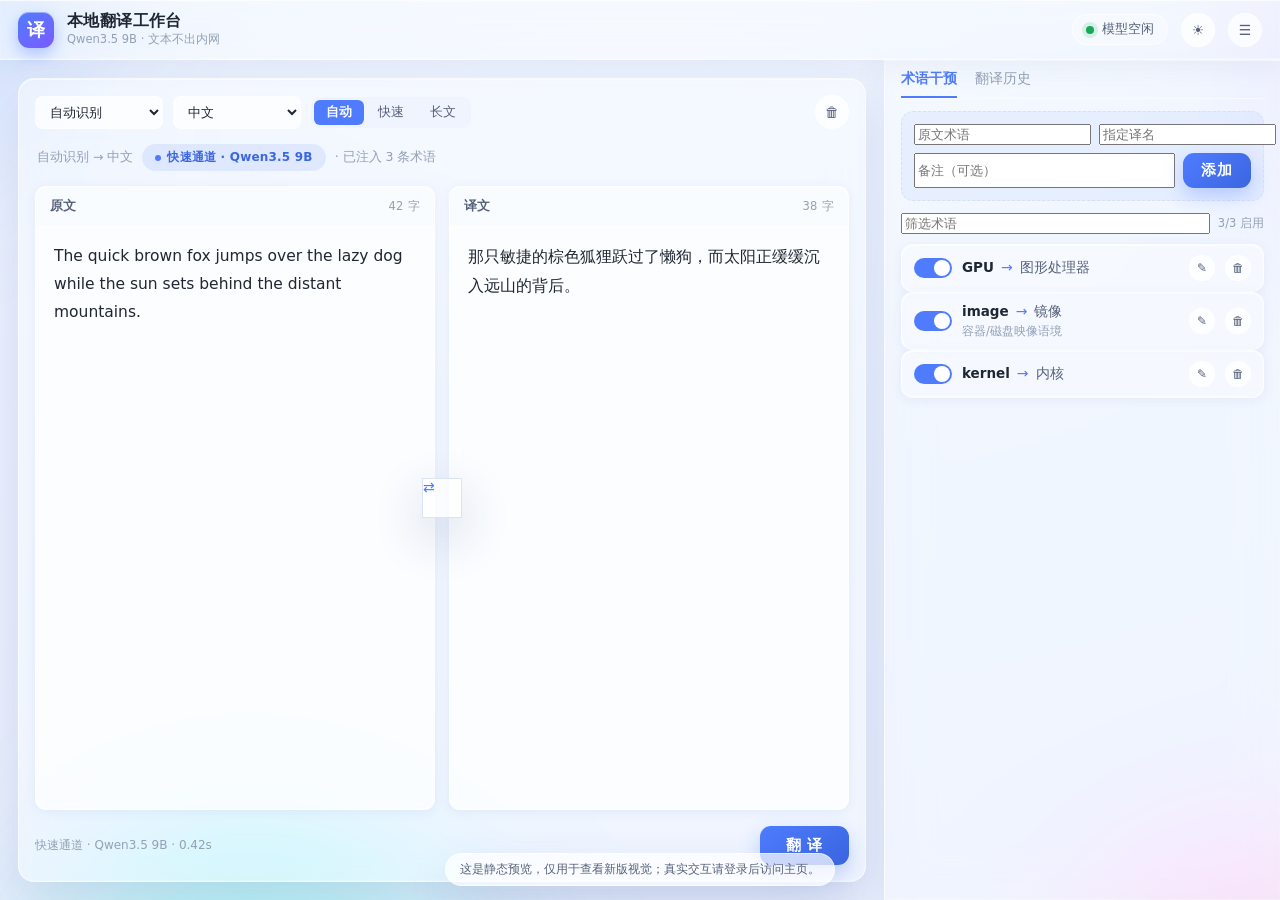
<file: html/preview.html>
<!DOCTYPE html>
<html lang="zh-CN" data-theme="light">
<head>
<meta charset="UTF-8">
<meta name="viewport" content="width=device-width,initial-scale=1">
<title>译 · 新版布局预览（静态）</title>
<link rel="stylesheet" href="vendor/element-plus.css">
<link rel="stylesheet" href="vendor/ep-dark-vars.css">
<link rel="stylesheet" href="css/theme.css">
<style>
  /* 预览专用：用纯静态标记复刻组件外观，方便在不登录的情况下看新版视觉 */
  .preview-note{ position:fixed; bottom:14px; left:50%; transform:translateX(-50%);
    background:var(--surface-solid); border:1px solid var(--border); color:var(--text-2);
    font-size:12px; padding:7px 14px; border-radius:999px; box-shadow:var(--shadow); z-index:99; }
  .seg{ display:inline-flex; background:var(--surface-3); border-radius:8px; padding:3px; gap:2px; }
  .seg span{ padding:4px 12px; border-radius:6px; font-size:12.5px; color:var(--text-2); cursor:default; }
  .seg span.on{ background:var(--brand); color:#fff; font-weight:600; }
  select.fake{ border:1px solid var(--border); background:var(--surface-solid); color:var(--text-1);
    border-radius:8px; padding:7px 10px; font-size:13px; min-width:128px; outline:none; }
  .btn-primary{ background:linear-gradient(135deg,var(--brand),var(--brand-deep)); color:#fff; border:none;
    padding:10px 26px; font-size:14.5px; font-weight:600; letter-spacing:1px; border-radius:11px;
    box-shadow:0 8px 20px rgba(79,124,255,.32); cursor:default; }
  .circle-btn{ width:34px;height:34px;border-radius:50%;border:1px solid var(--border); background:var(--surface-solid);
    color:var(--text-2); display:inline-flex;align-items:center;justify-content:center; cursor:default; }
  .el-switch{ width:38px;height:20px;border-radius:999px;background:var(--brand);position:relative;display:inline-block; }
  .el-switch i{ position:absolute;right:2px;top:2px;width:16px;height:16px;border-radius:50%;background:#fff; }
</style>
</head>
<body>
<div class="aurora" aria-hidden="true">
  <i class="blob b1"></i>
  <i class="blob b2"></i>
  <i class="blob b3"></i>
  <i class="blob b4"></i>
</div>
<div id="app">

  <!-- 顶栏 -->
  <header class="tl-header">
    <div class="tl-logo">译</div>
    <div class="tl-titles">
      <div class="tl-title">本地翻译工作台</div>
      <div class="tl-subtitle">Qwen3.5 9B · 文本不出内网</div>
    </div>
    <div class="tl-spacer"></div>
    <div class="tl-status"><span class="dot"></span><span>模型空闲</span></div>
    <div class="circle-btn">☀</div>
    <div class="circle-btn">☰</div>
  </header>

  <!-- 主体 -->
  <div class="tl-main">
    <div class="tl-center">
      <div class="pane">
        <!-- 工具栏 -->
        <div class="pane-toolbar">
          <select class="fake"><option>自动识别</option></select>
          <select class="fake"><option>中文</option></select>
          <div class="seg"><span class="on">自动</span><span>快速</span><span>长文</span></div>
          <div class="tl-spacer"></div>
          <div class="circle-btn">🗑</div>
        </div>

        <!-- 路由提示 -->
        <div class="route-line">
          <span>自动识别 → 中文</span>
          <span class="route-chip"><span class="dot"></span>快速通道 · Qwen3.5 9B</span>
          <span>· 已注入 3 条术语</span>
        </div>

        <!-- 双栏：原文 | 译文 -->
        <div class="duo">
          <div class="duo-half">
            <div class="duo-label">原文 <span class="cnt">42 字</span></div>
            <div style="padding:16px 18px;font-size:15.5px;line-height:1.8;color:var(--text-1)">
              The quick brown fox jumps over the lazy dog while the sun sets behind the distant mountains.
            </div>
          </div>
          <div class="duo-swap">⇄</div>
          <div class="duo-half">
            <div class="duo-label">译文 <span class="cnt">38 字</span></div>
            <div style="padding:16px 18px;font-size:15.5px;line-height:1.85;color:var(--text-1)">
              那只敏捷的棕色狐狸跃过了懒狗，而太阳正缓缓沉入远山的背后。
            </div>
          </div>
        </div>

        <!-- 底部 -->
        <div class="pane-bottom">
          <span class="meta">快速通道 · Qwen3.5 9B · 0.42s</span>
          <button class="btn-primary">翻 译</button>
        </div>
      </div>
    </div>

    <!-- 右侧面板 -->
    <aside class="tl-aside">
      <div class="el-tabs">
        <div style="display:flex;gap:18px;border-bottom:1px solid var(--border);padding:4px 0 0;margin-bottom:12px">
          <span style="font-weight:700;color:var(--brand);border-bottom:2px solid var(--brand);padding-bottom:8px">术语干预</span>
          <span style="color:var(--text-3);padding-bottom:8px">翻译历史</span>
        </div>
        <div style="border:1px dashed var(--border-strong);border-radius:12px;background:var(--brand-softer);padding:12px;display:flex;flex-direction:column;gap:8px;margin-bottom:12px">
          <div style="display:flex;gap:8px"><input class="fake" placeholder="原文术语" style="flex:1"><input class="fake" placeholder="指定译名" style="flex:1"></div>
          <div style="display:flex;gap:8px"><input class="fake" placeholder="备注（可选）" style="flex:1"><span class="btn-primary" style="padding:8px 18px">添加</span></div>
        </div>
        <div style="display:flex;gap:8px;align-items:center;margin-bottom:10px">
          <input class="fake" placeholder="筛选术语" style="flex:1">
          <span style="font-size:11.5px;color:var(--text-3);white-space:nowrap">3/3 启用</span>
        </div>
        <div class="panel-scroll">
          <div class="term-item"><span class="el-switch"><i></i></span><div class="pair"><div><span class="s">GPU</span><span class="arrow">→</span><span class="d">图形处理器</span></div></div><div class="circle-btn" style="width:26px;height:26px;font-size:12px">✎</div><div class="circle-btn" style="width:26px;height:26px;font-size:12px">🗑</div></div>
          <div class="term-item"><span class="el-switch"><i></i></span><div class="pair"><div><span class="s">image</span><span class="arrow">→</span><span class="d">镜像</span></div><div class="note">容器/磁盘映像语境</div></div><div class="circle-btn" style="width:26px;height:26px;font-size:12px">✎</div><div class="circle-btn" style="width:26px;height:26px;font-size:12px">🗑</div></div>
          <div class="term-item"><span class="el-switch"><i></i></span><div class="pair"><div><span class="s">kernel</span><span class="arrow">→</span><span class="d">内核</span></div></div><div class="circle-btn" style="width:26px;height:26px;font-size:12px">✎</div><div class="circle-btn" style="width:26px;height:26px;font-size:12px">🗑</div></div>
        </div>
      </div>
    </aside>
  </div>
</div>
<div class="preview-note">这是静态预览，仅用于查看新版视觉；真实交互请登录后访问主页。</div>
</body>
</html>
</file>
<file: html/vendor/element-plus.css>
:root{--el-color-white:#fff;--el-color-black:#000;--el-color-primary-rgb:64, 158, 255;--el-color-success-rgb:103, 194, 58;--el-color-warning-rgb:230, 162, 60;--el-color-danger-rgb:245, 108, 108;--el-color-error-rgb:245, 108, 108;--el-color-info-rgb:144, 147, 153;--el-font-size-extra-large:20px;--el-font-size-large:18px;--el-font-size-medium:16px;--el-font-size-base:14px;--el-font-size-small:13px;--el-font-size-extra-small:12px;--el-font-family:"Helvetica Neue", Helvetica, "PingFang SC", "Hiragino Sans GB", "Microsoft YaHei", "微软雅黑", Arial, sans-serif;--el-font-weight-primary:500;--el-font-line-height-primary:24px;--el-index-normal:1;--el-index-top:1000;--el-index-popper:2000;--el-border-radius-base:4px;--el-border-radius-small:2px;--el-border-radius-round:20px;--el-border-radius-circle:100%;--el-transition-duration:.3s;--el-transition-duration-fast:.2s;--el-transition-function-ease-in-out-bezier:cubic-bezier(.645, .045, .355, 1);--el-transition-function-fast-bezier:cubic-bezier(.23, 1, .32, 1);--el-transition-all:all var(--el-transition-duration) var(--el-transition-function-ease-in-out-bezier);--el-transition-fade:opacity var(--el-transition-duration) var(--el-transition-function-fast-bezier);--el-transition-md-fade:transform var(--el-transition-duration) var(--el-transition-function-fast-bezier), opacity var(--el-transition-duration) var(--el-transition-function-fast-bezier);--el-transition-fade-linear:opacity var(--el-transition-duration-fast) linear;--el-transition-border:border-color var(--el-transition-duration-fast) var(--el-transition-function-ease-in-out-bezier);--el-transition-box-shadow:box-shadow var(--el-transition-duration-fast) var(--el-transition-function-ease-in-out-bezier);--el-transition-color:color var(--el-transition-duration-fast) var(--el-transition-function-ease-in-out-bezier);--el-component-size-large:40px;--el-component-size:32px;--el-component-size-small:24px;--lightningcss-light:initial;--lightningcss-dark: ;--lightningcss-light:initial;--lightningcss-dark: ;color-scheme:light;--el-color-primary:#409eff;--el-color-primary-light-3:#79bbff;--el-color-primary-light-5:#a0cfff;--el-color-primary-light-7:#c6e2ff;--el-color-primary-light-8:#d9ecff;--el-color-primary-light-9:#ecf5ff;--el-color-primary-dark-2:#337ecc;--el-color-success:#67c23a;--el-color-success-light-3:#95d475;--el-color-success-light-5:#b3e19d;--el-color-success-light-7:#d1edc4;--el-color-success-light-8:#e1f3d8;--el-color-success-light-9:#f0f9eb;--el-color-success-dark-2:#529b2e;--el-color-warning:#e6a23c;--el-color-warning-light-3:#eebe77;--el-color-warning-light-5:#f3d19e;--el-color-warning-light-7:#f8e3c5;--el-color-warning-light-8:#faecd8;--el-color-warning-light-9:#fdf6ec;--el-color-warning-dark-2:#b88230;--el-color-danger:#f56c6c;--el-color-danger-light-3:#f89898;--el-color-danger-light-5:#fab6b6;--el-color-danger-light-7:#fcd3d3;--el-color-danger-light-8:#fde2e2;--el-color-danger-light-9:#fef0f0;--el-color-danger-dark-2:#c45656;--el-color-error:#f56c6c;--el-color-error-light-3:#f89898;--el-color-error-light-5:#fab6b6;--el-color-error-light-7:#fcd3d3;--el-color-error-light-8:#fde2e2;--el-color-error-light-9:#fef0f0;--el-color-error-dark-2:#c45656;--el-color-info:#909399;--el-color-info-light-3:#b1b3b8;--el-color-info-light-5:#c8c9cc;--el-color-info-light-7:#dedfe0;--el-color-info-light-8:#e9e9eb;--el-color-info-light-9:#f4f4f5;--el-color-info-dark-2:#73767a;--el-bg-color:#fff;--el-bg-color-page:#f2f3f5;--el-bg-color-overlay:#fff;--el-text-color-primary:#303133;--el-text-color-regular:#606266;--el-text-color-secondary:#909399;--el-text-color-placeholder:#a8abb2;--el-text-color-disabled:#c0c4cc;--el-border-color:#dcdfe6;--el-border-color-light:#e4e7ed;--el-border-color-lighter:#ebeef5;--el-border-color-extra-light:#f2f6fc;--el-border-color-dark:#d4d7de;--el-border-color-darker:#cdd0d6;--el-fill-color:#f0f2f5;--el-fill-color-light:#f5f7fa;--el-fill-color-lighter:#fafafa;--el-fill-color-extra-light:#fafcff;--el-fill-color-dark:#ebedf0;--el-fill-color-darker:#e6e8eb;--el-fill-color-blank:#fff;--el-box-shadow:0px 12px 32px 4px #0000000a, 0px 8px 20px #00000014;--el-box-shadow-light:0px 0px 12px #0000001f;--el-box-shadow-lighter:0px 0px 6px #0000001f;--el-box-shadow-dark:0px 16px 48px 16px #00000014, 0px 12px 32px #0000001f, 0px 8px 16px -8px #00000029;--el-disabled-bg-color:var(--el-fill-color-light);--el-disabled-text-color:var(--el-text-color-placeholder);--el-disabled-border-color:var(--el-border-color-light);--el-overlay-color:#000c;--el-overlay-color-light:#000000b3;--el-overlay-color-lighter:#00000080;--el-mask-color:#ffffffe6;--el-mask-color-extra-light:#ffffff4d;--el-border-width:1px;--el-border-style:solid;--el-border-color-hover:var(--el-text-color-disabled);--el-border:var(--el-border-width) var(--el-border-style) var(--el-border-color);--el-svg-monochrome-grey:var(--el-border-color)}.fade-in-linear-enter-active,.fade-in-linear-leave-active{transition:var(--el-transition-fade-linear)}.fade-in-linear-enter-from,.fade-in-linear-leave-to{opacity:0}.el-fade-in-linear-enter-active,.el-fade-in-linear-leave-active{transition:var(--el-transition-fade-linear)}.el-fade-in-linear-enter-from,.el-fade-in-linear-leave-to{opacity:0}.el-fade-in-enter-active,.el-fade-in-leave-active{transition:all var(--el-transition-duration) cubic-bezier(.55, 0, .1, 1)}.el-fade-in-enter-from,.el-fade-in-leave-active{opacity:0}.el-zoom-in-center-enter-active,.el-zoom-in-center-leave-active{transition:all var(--el-transition-duration) cubic-bezier(.55, 0, .1, 1)}.el-zoom-in-center-enter-from,.el-zoom-in-center-leave-active{opacity:0;transform:scaleX(0)}.el-zoom-in-top-enter-active,.el-zoom-in-top-leave-active{opacity:1;transition:var(--el-transition-md-fade);transform-origin:top;transform:scaleY(1)}.el-zoom-in-top-enter-active[data-popper-placement^=top],.el-zoom-in-top-leave-active[data-popper-placement^=top]{transform-origin:bottom}.el-zoom-in-top-enter-from,.el-zoom-in-top-leave-active{opacity:0;transform:scaleY(0)}.el-zoom-in-bottom-enter-active,.el-zoom-in-bottom-leave-active{opacity:1;transition:var(--el-transition-md-fade);transform-origin:bottom;transform:scaleY(1)}.el-zoom-in-bottom-enter-from,.el-zoom-in-bottom-leave-active{opacity:0;transform:scaleY(0)}.el-zoom-in-left-enter-active,.el-zoom-in-left-leave-active{opacity:1;transition:var(--el-transition-md-fade);transform-origin:0 0;transform:scale(1)}.el-zoom-in-left-enter-from,.el-zoom-in-left-leave-active{opacity:0;transform:scale(.45)}.collapse-transition{transition:var(--el-transition-duration) height ease-in-out, var(--el-transition-duration) padding-top ease-in-out, var(--el-transition-duration) padding-bottom ease-in-out}.el-collapse-transition-leave-active,.el-collapse-transition-enter-active{transition:var(--el-transition-duration) max-height ease-in-out, var(--el-transition-duration) padding-top ease-in-out, var(--el-transition-duration) padding-bottom ease-in-out}.horizontal-collapse-transition{transition:var(--el-transition-duration) width ease-in-out, var(--el-transition-duration) padding-left ease-in-out, var(--el-transition-duration) padding-right ease-in-out}.el-list-enter-active,.el-list-leave-active{transition:all 1s}.el-list-enter-from,.el-list-leave-to{opacity:0;transform:translateY(-30px)}.el-list-leave-active{position:absolute!important}.el-opacity-transition{transition:opacity var(--el-transition-duration) cubic-bezier(.55, 0, .1, 1)}.el-icon--right{margin-left:5px}.el-icon--left{margin-right:5px}@keyframes rotating{0%{transform:rotate(0)}to{transform:rotate(360deg)}}.el-icon{--color:inherit;fill:currentColor;width:1em;height:1em;color:var(--color);line-height:1em;font-size:inherit;justify-content:center;align-items:center;display:inline-flex;position:relative}.el-icon.is-loading{animation:2s linear infinite rotating}.el-icon svg{width:1em;height:1em}.el-affix--fixed{position:fixed}.el-alert{--el-alert-padding:8px 16px;--el-alert-border-radius-base:var(--el-border-radius-base);--el-alert-title-font-size:14px;--el-alert-title-with-description-font-size:16px;--el-alert-description-font-size:14px;--el-alert-close-font-size:16px;--el-alert-close-customed-font-size:14px;--el-alert-icon-size:16px;--el-alert-icon-large-size:28px;width:100%;padding:var(--el-alert-padding);box-sizing:border-box;border-radius:var(--el-alert-border-radius-base);background-color:var(--el-color-white);opacity:1;transition:opacity var(--el-transition-duration-fast);align-items:center;margin:0;display:flex;position:relative;overflow:hidden}.el-alert.is-light .el-alert__close-btn{color:var(--el-text-color-placeholder)}.el-alert.is-dark .el-alert__close-btn,.el-alert.is-dark .el-alert__description{color:var(--el-color-white)}.el-alert.is-center{justify-content:center}.el-alert--primary{--el-alert-bg-color:var(--el-color-primary-light-9)}.el-alert--primary.is-light{background-color:var(--el-alert-bg-color);color:var(--el-color-primary)}.el-alert--primary.is-light .el-alert__description{color:var(--el-color-primary)}.el-alert--primary.is-dark{background-color:var(--el-color-primary);color:var(--el-color-white)}.el-alert--success{--el-alert-bg-color:var(--el-color-success-light-9)}.el-alert--success.is-light{background-color:var(--el-alert-bg-color);color:var(--el-color-success)}.el-alert--success.is-light .el-alert__description{color:var(--el-color-success)}.el-alert--success.is-dark{background-color:var(--el-color-success);color:var(--el-color-white)}.el-alert--info{--el-alert-bg-color:var(--el-color-info-light-9)}.el-alert--info.is-light{background-color:var(--el-alert-bg-color);color:var(--el-color-info)}.el-alert--info.is-light .el-alert__description{color:var(--el-color-info)}.el-alert--info.is-dark{background-color:var(--el-color-info);color:var(--el-color-white)}.el-alert--warning{--el-alert-bg-color:var(--el-color-warning-light-9)}.el-alert--warning.is-light{background-color:var(--el-alert-bg-color);color:var(--el-color-warning)}.el-alert--warning.is-light .el-alert__description{color:var(--el-color-warning)}.el-alert--warning.is-dark{background-color:var(--el-color-warning);color:var(--el-color-white)}.el-alert--error{--el-alert-bg-color:var(--el-color-error-light-9)}.el-alert--error.is-light{background-color:var(--el-alert-bg-color);color:var(--el-color-error)}.el-alert--error.is-light .el-alert__description{color:var(--el-color-error)}.el-alert--error.is-dark{background-color:var(--el-color-error);color:var(--el-color-white)}.el-alert__content{flex-direction:column;gap:4px;display:flex}.el-alert .el-alert__icon{font-size:var(--el-alert-icon-size);width:var(--el-alert-icon-size);margin-right:8px}.el-alert .el-alert__icon.is-big{font-size:var(--el-alert-icon-large-size);width:var(--el-alert-icon-large-size);margin-right:12px}.el-alert__title{font-size:var(--el-alert-title-font-size);line-height:24px}.el-alert__title.with-description{font-size:var(--el-alert-title-with-description-font-size)}.el-alert .el-alert__description{font-size:var(--el-alert-description-font-size);margin:0}.el-alert .el-alert__close-btn{font-size:var(--el-alert-close-font-size);opacity:1;cursor:pointer;position:absolute;top:12px;right:16px}.el-alert .el-alert__close-btn.is-customed{font-style:normal;font-size:var(--el-alert-close-customed-font-size);line-height:24px;top:8px}.el-alert-fade-enter-from,.el-alert-fade-leave-active{opacity:0}.el-aside{box-sizing:border-box;width:var(--el-aside-width,300px);flex-shrink:0;overflow:auto}.el-autocomplete{--el-input-text-color:var(--el-text-color-regular);--el-input-border:var(--el-border);--el-input-hover-border:var(--el-border-color-hover);--el-input-focus-border:var(--el-color-primary);--el-input-transparent-border:0 0 0 1px transparent inset;--el-input-border-color:var(--el-border-color);--el-input-border-radius:var(--el-border-radius-base);--el-input-bg-color:var(--el-fill-color-blank);--el-input-icon-color:var(--el-text-color-placeholder);--el-input-placeholder-color:var(--el-text-color-placeholder);--el-input-hover-border-color:var(--el-border-color-hover);--el-input-clear-hover-color:var(--el-text-color-secondary);--el-input-focus-border-color:var(--el-color-primary);--el-input-width:100%;width:var(--el-input-width);display:inline-block;position:relative}.el-autocomplete__popper.el-popper{background:var(--el-bg-color-overlay);border:1px solid var(--el-border-color-light);box-shadow:var(--el-box-shadow-light)}.el-autocomplete__popper.el-popper .el-popper__arrow:before{border:1px solid var(--el-border-color-light)}.el-autocomplete__popper.el-popper[data-popper-placement^=top] .el-popper__arrow:before{border-top-color:#0000;border-left-color:#0000}.el-autocomplete__popper.el-popper[data-popper-placement^=bottom] .el-popper__arrow:before{border-bottom-color:#0000;border-right-color:#0000}.el-autocomplete__popper.el-popper[data-popper-placement^=left] .el-popper__arrow:before{border-bottom-color:#0000;border-left-color:#0000}.el-autocomplete__popper.el-popper[data-popper-placement^=right] .el-popper__arrow:before{border-top-color:#0000;border-right-color:#0000}.el-autocomplete-suggestion{border-radius:var(--el-border-radius-base);box-sizing:border-box}.el-autocomplete-suggestion__header{border-bottom:1px solid var(--el-border-color-lighter);padding:10px}.el-autocomplete-suggestion__footer{border-top:1px solid var(--el-border-color-lighter);padding:10px}.el-autocomplete-suggestion__wrap{box-sizing:border-box;max-height:280px;padding:10px 0}.el-autocomplete-suggestion__list{margin:0;padding:0}.el-autocomplete-suggestion li{cursor:pointer;color:var(--el-text-color-regular);line-height:34px;font-size:var(--el-font-size-base);text-align:left;text-overflow:ellipsis;white-space:nowrap;margin:0;padding:0 20px;list-style:none;overflow:hidden}.el-autocomplete-suggestion li:hover,.el-autocomplete-suggestion li.highlighted{background-color:var(--el-fill-color-light)}.el-autocomplete-suggestion li.divider{border-top:1px solid var(--el-color-black);margin-top:6px}.el-autocomplete-suggestion li.divider:last-child{margin-bottom:-6px}.el-autocomplete-suggestion.is-loading li{cursor:default;height:100px;color:var(--el-text-color-secondary);justify-content:center;align-items:center;font-size:20px;display:flex}.el-autocomplete-suggestion.is-loading li:hover{background-color:var(--el-bg-color-overlay)}.el-avatar{--el-avatar-text-color:var(--el-color-white);--el-avatar-bg-color:var(--el-text-color-disabled);--el-avatar-text-size:14px;--el-avatar-icon-size:18px;--el-avatar-border-radius:var(--el-border-radius-base);--el-avatar-size-large:56px;--el-avatar-size:40px;--el-avatar-size-small:24px;box-sizing:border-box;text-align:center;color:var(--el-avatar-text-color);background:var(--el-avatar-bg-color);width:var(--el-avatar-size);height:var(--el-avatar-size);font-size:var(--el-avatar-text-size);outline:none;justify-content:center;align-items:center;display:inline-flex;overflow:hidden}.el-avatar>img{width:100%;height:100%;display:block}.el-avatar--circle{border-radius:50%}.el-avatar--square{border-radius:var(--el-avatar-border-radius)}.el-avatar--icon{font-size:var(--el-avatar-icon-size)}.el-avatar--small{--el-avatar-size:24px}.el-avatar--large{--el-avatar-size:56px}.el-avatar-group{--el-avatar-group-item-gap:-8px;--el-avatar-group-collapse-item-gap:4px;display:inline-flex}.el-avatar-group .el-avatar{border:1px solid var(--el-border-color-extra-light)}.el-avatar-group .el-avatar:not(:first-child){margin-left:var(--el-avatar-group-item-gap)}.el-avatar-group__collapse-avatars{--el-avatar-group-item-gap:-8px;--el-avatar-group-collapse-item-gap:4px}.el-avatar-group__collapse-avatars .el-avatar:not(:first-child){margin-left:var(--el-avatar-group-collapse-item-gap)}.el-backtop{--el-backtop-bg-color:var(--el-bg-color-overlay);--el-backtop-text-color:var(--el-color-primary);--el-backtop-hover-bg-color:var(--el-border-color-extra-light);background-color:var(--el-backtop-bg-color);width:40px;height:40px;color:var(--el-backtop-text-color);box-shadow:var(--el-box-shadow-lighter);cursor:pointer;z-index:5;border-radius:50%;justify-content:center;align-items:center;font-size:20px;display:flex;position:fixed}.el-backtop:hover{background-color:var(--el-backtop-hover-bg-color)}.el-backtop__icon{font-size:20px}.el-badge{--el-badge-bg-color:var(--el-color-danger);--el-badge-radius:10px;--el-badge-font-size:12px;--el-badge-padding:6px;--el-badge-size:18px;vertical-align:middle;width:-moz-fit-content;width:fit-content;display:inline-block;position:relative}.el-badge__content{background-color:var(--el-badge-bg-color);border-radius:var(--el-badge-radius);color:var(--el-color-white);font-size:var(--el-badge-font-size);height:var(--el-badge-size);padding:0 var(--el-badge-padding);white-space:nowrap;border:1px solid var(--el-bg-color);justify-content:center;align-items:center;display:inline-flex}.el-badge__content.is-fixed{top:0;right:calc(1px + var(--el-badge-size) / 2);z-index:var(--el-index-normal);position:absolute;transform:translateY(-50%)translate(100%)}.el-badge__content.is-fixed.is-dot{right:5px}.el-badge__content.is-dot{border-radius:50%;width:8px;height:8px;padding:0;right:0}.el-badge__content.is-hide-zero{display:none}.el-badge__content--primary{background-color:var(--el-color-primary)}.el-badge__content--success{background-color:var(--el-color-success)}.el-badge__content--warning{background-color:var(--el-color-warning)}.el-badge__content--info{background-color:var(--el-color-info)}.el-badge__content--danger{background-color:var(--el-color-danger)}.el-breadcrumb__separator{color:var(--el-text-color-placeholder);margin:0 9px;font-weight:700}.el-breadcrumb__separator.el-icon{margin:0 6px;font-weight:400}.el-breadcrumb__separator.el-icon svg{vertical-align:middle}.el-breadcrumb__item{float:left;align-items:center;display:inline-flex}.el-breadcrumb__inner{color:var(--el-text-color-regular)}.el-breadcrumb__inner.is-link,.el-breadcrumb__inner a{transition:var(--el-transition-color);color:var(--el-text-color-primary);font-weight:700;text-decoration:none}.el-breadcrumb__inner.is-link:hover,.el-breadcrumb__inner a:hover{color:var(--el-color-primary);cursor:pointer}.el-breadcrumb__item:last-child .el-breadcrumb__inner,.el-breadcrumb__item:last-child .el-breadcrumb__inner:hover,.el-breadcrumb__item:last-child .el-breadcrumb__inner a,.el-breadcrumb__item:last-child .el-breadcrumb__inner a:hover{color:var(--el-text-color-regular);cursor:text;font-weight:400}.el-breadcrumb__item:last-child .el-breadcrumb__separator{display:none}.el-breadcrumb{font-size:14px;line-height:1}.el-breadcrumb:before,.el-breadcrumb:after{content:"";display:table}.el-breadcrumb:after{clear:both}.el-button-group>.el-button+.el-button{margin-left:0}.el-button-group>.el-button:first-child:last-child{border-top-right-radius:var(--el-border-radius-base);border-bottom-right-radius:var(--el-border-radius-base);border-top-left-radius:var(--el-border-radius-base);border-bottom-left-radius:var(--el-border-radius-base)}.el-button-group>.el-button:first-child:last-child.is-round{border-radius:var(--el-border-radius-round)}.el-button-group>.el-button:first-child:last-child.is-circle{border-radius:50%}.el-button-group>.el-button:not(:first-child):not(:last-child){border-radius:0}.el-button-group>.el-button:hover,.el-button-group>.el-button:focus,.el-button-group>.el-button:active,.el-button-group>.el-button.is-active{z-index:1}.el-button-group--horizontal{vertical-align:middle;display:inline-block}.el-button-group--horizontal:before,.el-button-group--horizontal:after{content:"";display:table}.el-button-group--horizontal:after{clear:both}.el-button-group--horizontal>.el-button{float:left;position:relative}.el-button-group--horizontal>.el-button:first-child{border-top-right-radius:0;border-bottom-right-radius:0}.el-button-group--horizontal>.el-button:last-child{border-top-left-radius:0;border-bottom-left-radius:0}.el-button-group--horizontal>.el-button:not(:last-child){margin-right:-1px}.el-button-group--horizontal .el-button--primary:first-child{border-right-color:var(--el-button-divide-border-color)}.el-button-group--horizontal .el-button--primary:last-child{border-left-color:var(--el-button-divide-border-color)}.el-button-group--horizontal .el-button--primary:not(:first-child):not(:last-child){border-left-color:var(--el-button-divide-border-color);border-right-color:var(--el-button-divide-border-color)}.el-button-group--horizontal .el-button--success:first-child{border-right-color:var(--el-button-divide-border-color)}.el-button-group--horizontal .el-button--success:last-child{border-left-color:var(--el-button-divide-border-color)}.el-button-group--horizontal .el-button--success:not(:first-child):not(:last-child){border-left-color:var(--el-button-divide-border-color);border-right-color:var(--el-button-divide-border-color)}.el-button-group--horizontal .el-button--warning:first-child{border-right-color:var(--el-button-divide-border-color)}.el-button-group--horizontal .el-button--warning:last-child{border-left-color:var(--el-button-divide-border-color)}.el-button-group--horizontal .el-button--warning:not(:first-child):not(:last-child){border-left-color:var(--el-button-divide-border-color);border-right-color:var(--el-button-divide-border-color)}.el-button-group--horizontal .el-button--danger:first-child{border-right-color:var(--el-button-divide-border-color)}.el-button-group--horizontal .el-button--danger:last-child{border-left-color:var(--el-button-divide-border-color)}.el-button-group--horizontal .el-button--danger:not(:first-child):not(:last-child){border-left-color:var(--el-button-divide-border-color);border-right-color:var(--el-button-divide-border-color)}.el-button-group--horizontal .el-button--info:first-child{border-right-color:var(--el-button-divide-border-color)}.el-button-group--horizontal .el-button--info:last-child{border-left-color:var(--el-button-divide-border-color)}.el-button-group--horizontal .el-button--info:not(:first-child):not(:last-child){border-left-color:var(--el-button-divide-border-color);border-right-color:var(--el-button-divide-border-color)}.el-button-group--horizontal>.el-dropdown>.el-button{border-left-color:var(--el-button-divide-border-color);border-top-left-radius:0;border-bottom-left-radius:0}.el-button-group--vertical{flex-direction:column;align-items:stretch;display:inline-flex}.el-button-group--vertical>.el-button{margin-top:-1px}.el-button-group--vertical>.el-button:first-child{border-bottom-right-radius:0;border-bottom-left-radius:0}.el-button-group--vertical>.el-button:last-child{border-top-left-radius:0;border-top-right-radius:0}.el-button-group--vertical>.el-dropdown{margin-top:-1px}.el-button-group--vertical>.el-dropdown>.el-button{border-left-color:var(--el-button-divide-border-color);border-top-left-radius:0;border-top-right-radius:0}.el-button-group--vertical .el-button--primary:first-child{border-bottom-color:var(--el-button-divide-border-color)}.el-button-group--vertical .el-button--primary:last-child{border-top-color:var(--el-button-divide-border-color)}.el-button-group--vertical .el-button--primary:not(:first-child):not(:last-child){border-top-color:var(--el-button-divide-border-color);border-bottom-color:var(--el-button-divide-border-color)}.el-button-group--vertical .el-button--success:first-child{border-bottom-color:var(--el-button-divide-border-color)}.el-button-group--vertical .el-button--success:last-child{border-top-color:var(--el-button-divide-border-color)}.el-button-group--vertical .el-button--success:not(:first-child):not(:last-child){border-top-color:var(--el-button-divide-border-color);border-bottom-color:var(--el-button-divide-border-color)}.el-button-group--vertical .el-button--warning:first-child{border-bottom-color:var(--el-button-divide-border-color)}.el-button-group--vertical .el-button--warning:last-child{border-top-color:var(--el-button-divide-border-color)}.el-button-group--vertical .el-button--warning:not(:first-child):not(:last-child){border-top-color:var(--el-button-divide-border-color);border-bottom-color:var(--el-button-divide-border-color)}.el-button-group--vertical .el-button--danger:first-child{border-bottom-color:var(--el-button-divide-border-color)}.el-button-group--vertical .el-button--danger:last-child{border-top-color:var(--el-button-divide-border-color)}.el-button-group--vertical .el-button--danger:not(:first-child):not(:last-child){border-top-color:var(--el-button-divide-border-color);border-bottom-color:var(--el-button-divide-border-color)}.el-button-group--vertical .el-button--info:first-child{border-bottom-color:var(--el-button-divide-border-color)}.el-button-group--vertical .el-button--info:last-child{border-top-color:var(--el-button-divide-border-color)}.el-button-group--vertical .el-button--info:not(:first-child):not(:last-child){border-top-color:var(--el-button-divide-border-color);border-bottom-color:var(--el-button-divide-border-color)}.el-button{--el-button-font-weight:var(--el-font-weight-primary);--el-button-border-color:var(--el-border-color);--el-button-bg-color:var(--el-fill-color-blank);--el-button-text-color:var(--el-text-color-regular);--el-button-disabled-text-color:var(--el-disabled-text-color);--el-button-disabled-bg-color:var(--el-fill-color-blank);--el-button-disabled-border-color:var(--el-border-color-light);--el-button-divide-border-color:#ffffff80;--el-button-hover-text-color:var(--el-color-primary);--el-button-hover-bg-color:var(--el-color-primary-light-9);--el-button-hover-border-color:var(--el-color-primary-light-7);--el-button-active-text-color:var(--el-button-hover-text-color);--el-button-active-border-color:var(--el-color-primary);--el-button-active-bg-color:var(--el-button-hover-bg-color);--el-button-outline-color:var(--el-color-primary-light-5);--el-button-hover-link-text-color:var(--el-text-color-secondary);--el-button-active-color:var(--el-text-color-primary);white-space:nowrap;cursor:pointer;height:32px;color:var(--el-button-text-color);text-align:center;box-sizing:border-box;line-height:1;font-weight:var(--el-button-font-weight);-webkit-user-select:none;user-select:none;vertical-align:middle;-webkit-appearance:none;background-color:var(--el-button-bg-color);border:var(--el-border);border-color:var(--el-button-border-color);outline:none;justify-content:center;align-items:center;transition:all .1s;display:inline-flex}.el-button:hover{color:var(--el-button-hover-text-color);border-color:var(--el-button-hover-border-color);background-color:var(--el-button-hover-bg-color);outline:none}.el-button:active{color:var(--el-button-active-text-color);border-color:var(--el-button-active-border-color);background-color:var(--el-button-active-bg-color);outline:none}.el-button:focus-visible{outline:2px solid var(--el-button-outline-color);outline-offset:1px;transition:outline-offset,outline}.el-button>span{align-items:center;display:inline-flex}.el-button+.el-button{margin-left:12px}.el-button{font-size:var(--el-font-size-base);border-radius:var(--el-border-radius-base);padding:8px 15px}.el-button.is-round{padding:8px 15px}.el-button::-moz-focus-inner{border:0}.el-button [class*=el-icon]+span{margin-left:6px}.el-button [class*=el-icon] svg{vertical-align:bottom}.el-button.is-plain{--el-button-hover-text-color:var(--el-color-primary);--el-button-hover-bg-color:var(--el-fill-color-blank);--el-button-hover-border-color:var(--el-color-primary)}.el-button.is-active{color:var(--el-button-active-text-color);border-color:var(--el-button-active-border-color);background-color:var(--el-button-active-bg-color);outline:none}.el-button.is-disabled,.el-button.is-disabled:hover{color:var(--el-button-disabled-text-color);cursor:not-allowed;background-image:none;background-color:var(--el-button-disabled-bg-color);border-color:var(--el-button-disabled-border-color)}.el-button.is-loading{pointer-events:none;position:relative}.el-button.is-loading:before{z-index:1;pointer-events:none;content:"";border-radius:inherit;background-color:var(--el-mask-color-extra-light);position:absolute;top:-1px;bottom:-1px;left:-1px;right:-1px}.el-button.is-round{border-radius:var(--el-border-radius-round)}.el-button.is-dashed{--el-button-hover-text-color:var(--el-color-primary);--el-button-hover-bg-color:var(--el-fill-color-blank);--el-button-hover-border-color:var(--el-color-primary);border-style:dashed}.el-button.is-circle{border-radius:50%;width:32px;padding:8px}.el-button.is-text{color:var(--el-button-text-color);background-color:#0000;border:0 solid #0000}.el-button.is-text.is-disabled{color:var(--el-button-disabled-text-color);background-color:#0000!important}.el-button.is-text:not(.is-disabled):hover{background-color:var(--el-fill-color-light)}.el-button.is-text:not(.is-disabled):focus-visible{outline:2px solid var(--el-button-outline-color);outline-offset:1px;transition:outline-offset,outline}.el-button.is-text:not(.is-disabled):active{background-color:var(--el-fill-color)}.el-button.is-text:not(.is-disabled).is-has-bg{background-color:var(--el-fill-color-light)}.el-button.is-text:not(.is-disabled).is-has-bg:hover{background-color:var(--el-fill-color)}.el-button.is-text:not(.is-disabled).is-has-bg:active{background-color:var(--el-fill-color-dark)}.el-button__text--expand{letter-spacing:.3em;margin-right:-.3em}.el-button.is-link{color:var(--el-button-text-color);background:0 0;border-color:#0000;height:auto;padding:2px}.el-button.is-link:hover{color:var(--el-button-hover-link-text-color)}.el-button.is-link.is-disabled{color:var(--el-button-disabled-text-color);background-color:#0000!important;border-color:#0000!important}.el-button.is-link:not(.is-disabled):hover{background-color:#0000;border-color:#0000}.el-button.is-link:not(.is-disabled):active{color:var(--el-button-active-color);background-color:#0000;border-color:#0000}.el-button--text{color:var(--el-color-primary);background:0 0;border-color:#0000;padding-left:0;padding-right:0}.el-button--text.is-disabled{color:var(--el-button-disabled-text-color);background-color:#0000!important;border-color:#0000!important}.el-button--text:not(.is-disabled):hover{color:var(--el-color-primary-light-3);background-color:#0000;border-color:#0000}.el-button--text:not(.is-disabled):active{color:var(--el-color-primary-dark-2);background-color:#0000;border-color:#0000}.el-button__link--expand{letter-spacing:.3em;margin-right:-.3em}.el-button--primary{--el-button-text-color:var(--el-color-white);--el-button-bg-color:var(--el-color-primary);--el-button-border-color:var(--el-color-primary);--el-button-outline-color:var(--el-color-primary-light-5);--el-button-active-color:var(--el-color-primary-dark-2);--el-button-hover-text-color:var(--el-color-white);--el-button-hover-link-text-color:var(--el-color-primary-light-5);--el-button-hover-bg-color:var(--el-color-primary-light-3);--el-button-hover-border-color:var(--el-color-primary-light-3);--el-button-active-bg-color:var(--el-color-primary-dark-2);--el-button-active-border-color:var(--el-color-primary-dark-2);--el-button-disabled-text-color:var(--el-color-white);--el-button-disabled-bg-color:var(--el-color-primary-light-5);--el-button-disabled-border-color:var(--el-color-primary-light-5)}.el-button--primary.is-plain,.el-button--primary.is-text,.el-button--primary.is-link{--el-button-text-color:var(--el-color-primary);--el-button-bg-color:var(--el-color-primary-light-9);--el-button-border-color:var(--el-color-primary-light-5);--el-button-hover-text-color:var(--el-color-white);--el-button-hover-bg-color:var(--el-color-primary);--el-button-hover-border-color:var(--el-color-primary);--el-button-active-text-color:var(--el-color-white)}.el-button--primary.is-plain.is-disabled,.el-button--primary.is-plain.is-disabled:hover,.el-button--primary.is-plain.is-disabled:focus,.el-button--primary.is-plain.is-disabled:active,.el-button--primary.is-text.is-disabled,.el-button--primary.is-text.is-disabled:hover,.el-button--primary.is-text.is-disabled:focus,.el-button--primary.is-text.is-disabled:active,.el-button--primary.is-link.is-disabled,.el-button--primary.is-link.is-disabled:hover,.el-button--primary.is-link.is-disabled:focus,.el-button--primary.is-link.is-disabled:active{color:var(--el-color-primary-light-5);background-color:var(--el-color-primary-light-9);border-color:var(--el-color-primary-light-8)}.el-button--primary.is-dashed{--el-button-text-color:var(--el-color-primary);--el-button-bg-color:var(--el-color-primary-light-9);--el-button-border-color:var(--el-color-primary-light-5);--el-button-hover-text-color:var(--el-color-primary);--el-button-hover-bg-color:var(--el-color-primary-light-9);--el-button-hover-border-color:var(--el-color-primary-light-3);--el-button-active-text-color:var(--el-color-primary-dark-2);--el-button-active-bg-color:var(--el-color-primary-light-9);--el-button-active-border-color:var(--el-color-primary-dark-2)}.el-button--primary.is-dashed.is-disabled,.el-button--primary.is-dashed.is-disabled:hover,.el-button--primary.is-dashed.is-disabled:focus,.el-button--primary.is-dashed.is-disabled:active{color:var(--el-color-primary-light-5);background-color:var(--el-color-primary-light-9);border-color:var(--el-color-primary-light-8)}.el-button--success{--el-button-text-color:var(--el-color-white);--el-button-bg-color:var(--el-color-success);--el-button-border-color:var(--el-color-success);--el-button-outline-color:var(--el-color-success-light-5);--el-button-active-color:var(--el-color-success-dark-2);--el-button-hover-text-color:var(--el-color-white);--el-button-hover-link-text-color:var(--el-color-success-light-5);--el-button-hover-bg-color:var(--el-color-success-light-3);--el-button-hover-border-color:var(--el-color-success-light-3);--el-button-active-bg-color:var(--el-color-success-dark-2);--el-button-active-border-color:var(--el-color-success-dark-2);--el-button-disabled-text-color:var(--el-color-white);--el-button-disabled-bg-color:var(--el-color-success-light-5);--el-button-disabled-border-color:var(--el-color-success-light-5)}.el-button--success.is-plain,.el-button--success.is-text,.el-button--success.is-link{--el-button-text-color:var(--el-color-success);--el-button-bg-color:var(--el-color-success-light-9);--el-button-border-color:var(--el-color-success-light-5);--el-button-hover-text-color:var(--el-color-white);--el-button-hover-bg-color:var(--el-color-success);--el-button-hover-border-color:var(--el-color-success);--el-button-active-text-color:var(--el-color-white)}.el-button--success.is-plain.is-disabled,.el-button--success.is-plain.is-disabled:hover,.el-button--success.is-plain.is-disabled:focus,.el-button--success.is-plain.is-disabled:active,.el-button--success.is-text.is-disabled,.el-button--success.is-text.is-disabled:hover,.el-button--success.is-text.is-disabled:focus,.el-button--success.is-text.is-disabled:active,.el-button--success.is-link.is-disabled,.el-button--success.is-link.is-disabled:hover,.el-button--success.is-link.is-disabled:focus,.el-button--success.is-link.is-disabled:active{color:var(--el-color-success-light-5);background-color:var(--el-color-success-light-9);border-color:var(--el-color-success-light-8)}.el-button--success.is-dashed{--el-button-text-color:var(--el-color-success);--el-button-bg-color:var(--el-color-success-light-9);--el-button-border-color:var(--el-color-success-light-5);--el-button-hover-text-color:var(--el-color-success);--el-button-hover-bg-color:var(--el-color-success-light-9);--el-button-hover-border-color:var(--el-color-success-light-3);--el-button-active-text-color:var(--el-color-success-dark-2);--el-button-active-bg-color:var(--el-color-success-light-9);--el-button-active-border-color:var(--el-color-success-dark-2)}.el-button--success.is-dashed.is-disabled,.el-button--success.is-dashed.is-disabled:hover,.el-button--success.is-dashed.is-disabled:focus,.el-button--success.is-dashed.is-disabled:active{color:var(--el-color-success-light-5);background-color:var(--el-color-success-light-9);border-color:var(--el-color-success-light-8)}.el-button--warning{--el-button-text-color:var(--el-color-white);--el-button-bg-color:var(--el-color-warning);--el-button-border-color:var(--el-color-warning);--el-button-outline-color:var(--el-color-warning-light-5);--el-button-active-color:var(--el-color-warning-dark-2);--el-button-hover-text-color:var(--el-color-white);--el-button-hover-link-text-color:var(--el-color-warning-light-5);--el-button-hover-bg-color:var(--el-color-warning-light-3);--el-button-hover-border-color:var(--el-color-warning-light-3);--el-button-active-bg-color:var(--el-color-warning-dark-2);--el-button-active-border-color:var(--el-color-warning-dark-2);--el-button-disabled-text-color:var(--el-color-white);--el-button-disabled-bg-color:var(--el-color-warning-light-5);--el-button-disabled-border-color:var(--el-color-warning-light-5)}.el-button--warning.is-plain,.el-button--warning.is-text,.el-button--warning.is-link{--el-button-text-color:var(--el-color-warning);--el-button-bg-color:var(--el-color-warning-light-9);--el-button-border-color:var(--el-color-warning-light-5);--el-button-hover-text-color:var(--el-color-white);--el-button-hover-bg-color:var(--el-color-warning);--el-button-hover-border-color:var(--el-color-warning);--el-button-active-text-color:var(--el-color-white)}.el-button--warning.is-plain.is-disabled,.el-button--warning.is-plain.is-disabled:hover,.el-button--warning.is-plain.is-disabled:focus,.el-button--warning.is-plain.is-disabled:active,.el-button--warning.is-text.is-disabled,.el-button--warning.is-text.is-disabled:hover,.el-button--warning.is-text.is-disabled:focus,.el-button--warning.is-text.is-disabled:active,.el-button--warning.is-link.is-disabled,.el-button--warning.is-link.is-disabled:hover,.el-button--warning.is-link.is-disabled:focus,.el-button--warning.is-link.is-disabled:active{color:var(--el-color-warning-light-5);background-color:var(--el-color-warning-light-9);border-color:var(--el-color-warning-light-8)}.el-button--warning.is-dashed{--el-button-text-color:var(--el-color-warning);--el-button-bg-color:var(--el-color-warning-light-9);--el-button-border-color:var(--el-color-warning-light-5);--el-button-hover-text-color:var(--el-color-warning);--el-button-hover-bg-color:var(--el-color-warning-light-9);--el-button-hover-border-color:var(--el-color-warning-light-3);--el-button-active-text-color:var(--el-color-warning-dark-2);--el-button-active-bg-color:var(--el-color-warning-light-9);--el-button-active-border-color:var(--el-color-warning-dark-2)}.el-button--warning.is-dashed.is-disabled,.el-button--warning.is-dashed.is-disabled:hover,.el-button--warning.is-dashed.is-disabled:focus,.el-button--warning.is-dashed.is-disabled:active{color:var(--el-color-warning-light-5);background-color:var(--el-color-warning-light-9);border-color:var(--el-color-warning-light-8)}.el-button--danger{--el-button-text-color:var(--el-color-white);--el-button-bg-color:var(--el-color-danger);--el-button-border-color:var(--el-color-danger);--el-button-outline-color:var(--el-color-danger-light-5);--el-button-active-color:var(--el-color-danger-dark-2);--el-button-hover-text-color:var(--el-color-white);--el-button-hover-link-text-color:var(--el-color-danger-light-5);--el-button-hover-bg-color:var(--el-color-danger-light-3);--el-button-hover-border-color:var(--el-color-danger-light-3);--el-button-active-bg-color:var(--el-color-danger-dark-2);--el-button-active-border-color:var(--el-color-danger-dark-2);--el-button-disabled-text-color:var(--el-color-white);--el-button-disabled-bg-color:var(--el-color-danger-light-5);--el-button-disabled-border-color:var(--el-color-danger-light-5)}.el-button--danger.is-plain,.el-button--danger.is-text,.el-button--danger.is-link{--el-button-text-color:var(--el-color-danger);--el-button-bg-color:var(--el-color-danger-light-9);--el-button-border-color:var(--el-color-danger-light-5);--el-button-hover-text-color:var(--el-color-white);--el-button-hover-bg-color:var(--el-color-danger);--el-button-hover-border-color:var(--el-color-danger);--el-button-active-text-color:var(--el-color-white)}.el-button--danger.is-plain.is-disabled,.el-button--danger.is-plain.is-disabled:hover,.el-button--danger.is-plain.is-disabled:focus,.el-button--danger.is-plain.is-disabled:active,.el-button--danger.is-text.is-disabled,.el-button--danger.is-text.is-disabled:hover,.el-button--danger.is-text.is-disabled:focus,.el-button--danger.is-text.is-disabled:active,.el-button--danger.is-link.is-disabled,.el-button--danger.is-link.is-disabled:hover,.el-button--danger.is-link.is-disabled:focus,.el-button--danger.is-link.is-disabled:active{color:var(--el-color-danger-light-5);background-color:var(--el-color-danger-light-9);border-color:var(--el-color-danger-light-8)}.el-button--danger.is-dashed{--el-button-text-color:var(--el-color-danger);--el-button-bg-color:var(--el-color-danger-light-9);--el-button-border-color:var(--el-color-danger-light-5);--el-button-hover-text-color:var(--el-color-danger);--el-button-hover-bg-color:var(--el-color-danger-light-9);--el-button-hover-border-color:var(--el-color-danger-light-3);--el-button-active-text-color:var(--el-color-danger-dark-2);--el-button-active-bg-color:var(--el-color-danger-light-9);--el-button-active-border-color:var(--el-color-danger-dark-2)}.el-button--danger.is-dashed.is-disabled,.el-button--danger.is-dashed.is-disabled:hover,.el-button--danger.is-dashed.is-disabled:focus,.el-button--danger.is-dashed.is-disabled:active{color:var(--el-color-danger-light-5);background-color:var(--el-color-danger-light-9);border-color:var(--el-color-danger-light-8)}.el-button--info{--el-button-text-color:var(--el-color-white);--el-button-bg-color:var(--el-color-info);--el-button-border-color:var(--el-color-info);--el-button-outline-color:var(--el-color-info-light-5);--el-button-active-color:var(--el-color-info-dark-2);--el-button-hover-text-color:var(--el-color-white);--el-button-hover-link-text-color:var(--el-color-info-light-5);--el-button-hover-bg-color:var(--el-color-info-light-3);--el-button-hover-border-color:var(--el-color-info-light-3);--el-button-active-bg-color:var(--el-color-info-dark-2);--el-button-active-border-color:var(--el-color-info-dark-2);--el-button-disabled-text-color:var(--el-color-white);--el-button-disabled-bg-color:var(--el-color-info-light-5);--el-button-disabled-border-color:var(--el-color-info-light-5)}.el-button--info.is-plain,.el-button--info.is-text,.el-button--info.is-link{--el-button-text-color:var(--el-color-info);--el-button-bg-color:var(--el-color-info-light-9);--el-button-border-color:var(--el-color-info-light-5);--el-button-hover-text-color:var(--el-color-white);--el-button-hover-bg-color:var(--el-color-info);--el-button-hover-border-color:var(--el-color-info);--el-button-active-text-color:var(--el-color-white)}.el-button--info.is-plain.is-disabled,.el-button--info.is-plain.is-disabled:hover,.el-button--info.is-plain.is-disabled:focus,.el-button--info.is-plain.is-disabled:active,.el-button--info.is-text.is-disabled,.el-button--info.is-text.is-disabled:hover,.el-button--info.is-text.is-disabled:focus,.el-button--info.is-text.is-disabled:active,.el-button--info.is-link.is-disabled,.el-button--info.is-link.is-disabled:hover,.el-button--info.is-link.is-disabled:focus,.el-button--info.is-link.is-disabled:active{color:var(--el-color-info-light-5);background-color:var(--el-color-info-light-9);border-color:var(--el-color-info-light-8)}.el-button--info.is-dashed{--el-button-text-color:var(--el-color-info);--el-button-bg-color:var(--el-color-info-light-9);--el-button-border-color:var(--el-color-info-light-5);--el-button-hover-text-color:var(--el-color-info);--el-button-hover-bg-color:var(--el-color-info-light-9);--el-button-hover-border-color:var(--el-color-info-light-3);--el-button-active-text-color:var(--el-color-info-dark-2);--el-button-active-bg-color:var(--el-color-info-light-9);--el-button-active-border-color:var(--el-color-info-dark-2)}.el-button--info.is-dashed.is-disabled,.el-button--info.is-dashed.is-disabled:hover,.el-button--info.is-dashed.is-disabled:focus,.el-button--info.is-dashed.is-disabled:active{color:var(--el-color-info-light-5);background-color:var(--el-color-info-light-9);border-color:var(--el-color-info-light-8)}.el-button--large{--el-button-size:40px;height:var(--el-button-size)}.el-button--large [class*=el-icon]+span{margin-left:8px}.el-button--large{font-size:var(--el-font-size-base);border-radius:var(--el-border-radius-base);padding:12px 19px}.el-button--large.is-round{padding:12px 19px}.el-button--large.is-circle{width:var(--el-button-size);padding:12px}.el-button--small{--el-button-size:24px;height:var(--el-button-size)}.el-button--small [class*=el-icon]+span{margin-left:4px}.el-button--small{border-radius:calc(var(--el-border-radius-base) - 1px);padding:5px 11px;font-size:12px}.el-button--small.is-round{padding:5px 11px}.el-button--small.is-circle{width:var(--el-button-size);padding:5px}.el-calendar{--el-calendar-border:var(--el-table-border,1px solid var(--el-border-color-lighter));--el-calendar-header-border-bottom:var(--el-calendar-border);--el-calendar-selected-bg-color:var(--el-color-primary-light-9);--el-calendar-cell-width:85px;background-color:var(--el-fill-color-blank)}.el-calendar__header{border-bottom:var(--el-calendar-header-border-bottom);justify-content:space-between;padding:12px 20px;display:flex}.el-calendar__title{color:var(--el-text-color);align-self:center}.el-calendar__body{padding:12px 20px 35px}.el-calendar__select-controller .el-select{margin-right:8px}.el-calendar__select-controller .el-calendar-select__year{width:120px}.el-calendar__select-controller .el-calendar-select__month{width:60px}.el-calendar-table{table-layout:fixed;width:100%}.el-calendar-table thead th{color:var(--el-text-color-regular);padding:12px 0;font-weight:400}.el-calendar-table:not(.is-range) td.prev,.el-calendar-table:not(.is-range) td.next{color:var(--el-text-color-placeholder)}.el-calendar-table td{border-bottom:var(--el-calendar-border);border-right:var(--el-calendar-border);vertical-align:top;transition:background-color var(--el-transition-duration-fast) ease}.el-calendar-table td.is-selected{background-color:var(--el-calendar-selected-bg-color)}.el-calendar-table td.is-today{color:var(--el-color-primary)}.el-calendar-table tr:first-child td{border-top:var(--el-calendar-border)}.el-calendar-table tr td:first-child{border-left:var(--el-calendar-border)}.el-calendar-table tr.el-calendar-table__row--hide-border td{border-top:none}.el-calendar-table .el-calendar-day{box-sizing:border-box;height:var(--el-calendar-cell-width);padding:8px}.el-calendar-table .el-calendar-day:hover{cursor:pointer;background-color:var(--el-calendar-selected-bg-color)}.el-card{--el-card-border-color:var(--el-border-color-light);--el-card-border-radius:4px;--el-card-padding:20px;--el-card-bg-color:var(--el-fill-color-blank);border-radius:var(--el-card-border-radius);border:1px solid var(--el-card-border-color);background-color:var(--el-card-bg-color);color:var(--el-text-color-primary);transition:var(--el-transition-duration);flex-direction:column;display:flex;overflow:hidden}.el-card.is-always-shadow,.el-card.is-hover-shadow:hover,.el-card.is-hover-shadow:focus{box-shadow:var(--el-box-shadow-light)}.el-card__header{padding:calc(var(--el-card-padding) - 2px) var(--el-card-padding);border-bottom:1px solid var(--el-card-border-color);box-sizing:border-box}.el-card__body{padding:var(--el-card-padding);flex-grow:1;overflow:auto}.el-card__footer{padding:calc(var(--el-card-padding) - 2px) var(--el-card-padding);border-top:1px solid var(--el-card-border-color);box-sizing:border-box}.el-carousel__item{width:100%;height:100%;z-index:calc(var(--el-index-normal) - 1);display:inline-block;position:absolute;top:0;left:0;overflow:hidden}.el-carousel__item.is-active{z-index:calc(var(--el-index-normal) - 1)}.el-carousel__item.is-animating{transition:transform .4s ease-in-out}.el-carousel__item--card{width:50%;transition:transform .4s ease-in-out}.el-carousel__item--card.is-in-stage{cursor:pointer;z-index:var(--el-index-normal)}.el-carousel__item--card.is-in-stage:hover .el-carousel__mask,.el-carousel__item--card.is-in-stage.is-hover .el-carousel__mask{opacity:.12}.el-carousel__item--card.is-active{z-index:calc(var(--el-index-normal) + 1)}.el-carousel__item--card-vertical{width:100%;height:50%}.el-carousel__mask{background-color:var(--el-color-white);opacity:.24;width:100%;height:100%;transition:var(--el-transition-duration-fast);position:absolute;top:0;left:0}.el-carousel{--el-carousel-arrow-font-size:12px;--el-carousel-arrow-size:36px;--el-carousel-arrow-background:#1f2d3d1c;--el-carousel-arrow-hover-background:#1f2d3d3b;--el-carousel-indicator-width:30px;--el-carousel-indicator-height:2px;--el-carousel-indicator-padding-horizontal:4px;--el-carousel-indicator-padding-vertical:12px;--el-carousel-indicator-out-color:var(--el-border-color-hover);position:relative}.el-carousel--horizontal,.el-carousel--vertical{overflow:hidden}.el-carousel.is-vertical-outside{flex-direction:row;align-items:center;display:flex}.el-carousel.is-vertical-outside .el-carousel__container{flex:1}.el-carousel__container{height:300px;position:relative}.el-carousel__arrow{height:var(--el-carousel-arrow-size);width:var(--el-carousel-arrow-size);cursor:pointer;transition:var(--el-transition-duration);background-color:var(--el-carousel-arrow-background);color:#fff;z-index:10;text-align:center;font-size:var(--el-carousel-arrow-font-size);border:none;border-radius:50%;outline:none;justify-content:center;align-items:center;margin:0;padding:0;display:inline-flex;position:absolute;top:50%;transform:translateY(-50%)}.el-carousel__arrow--left{left:16px}.el-carousel__arrow--right{right:16px}.el-carousel__arrow:hover{background-color:var(--el-carousel-arrow-hover-background)}.el-carousel__arrow i{cursor:pointer}.el-carousel__indicators{z-index:calc(var(--el-index-normal) + 1);margin:0;padding:0;list-style:none;position:absolute}.el-carousel__indicators--horizontal{bottom:0;left:50%;transform:translate(-50%)}.el-carousel__indicators--vertical{top:50%;right:0;transform:translateY(-50%)}.el-carousel__indicators--outside{text-align:center;position:static;transform:none}.el-carousel__indicators--outside .el-carousel__indicator:hover button{opacity:.64}.el-carousel__indicators--outside button{background-color:var(--el-carousel-indicator-out-color);opacity:.24}.el-carousel__indicators--right{right:0}.el-carousel__indicators--labels .el-carousel__button{color:#000;padding:2px 18px;font-size:12px}.el-carousel__indicators--labels .el-carousel__indicator{padding:6px 4px}.el-carousel__indicator{cursor:pointer;background-color:#0000}.el-carousel__indicator:hover button{opacity:.72}.el-carousel__indicator--horizontal{padding:var(--el-carousel-indicator-padding-vertical) var(--el-carousel-indicator-padding-horizontal);display:inline-block}.el-carousel__indicator--vertical{padding:var(--el-carousel-indicator-padding-horizontal) var(--el-carousel-indicator-padding-vertical)}.el-carousel__indicator--vertical .el-carousel__button{width:var(--el-carousel-indicator-height);height:calc(var(--el-carousel-indicator-width) / 2)}.el-carousel__indicator.is-active button{opacity:1}.el-carousel__button{opacity:.48;width:var(--el-carousel-indicator-width);height:var(--el-carousel-indicator-height);cursor:pointer;transition:var(--el-transition-duration);background-color:#fff;border:none;outline:none;margin:0;padding:0;display:block}.el-carousel__indicators--labels .el-carousel__button{width:auto;height:auto}.carousel-arrow-left-enter-from,.carousel-arrow-left-leave-active{opacity:0;transform:translateY(-50%)translate(-10px)}.carousel-arrow-right-enter-from,.carousel-arrow-right-leave-active{opacity:0;transform:translateY(-50%)translate(10px)}.el-transitioning{filter:url(#elCarouselHorizontal)}.el-transitioning-vertical{filter:url(#elCarouselVertical)}.el-cascader-panel{--el-cascader-menu-text-color:var(--el-text-color-regular);--el-cascader-menu-selected-text-color:var(--el-color-primary);--el-cascader-menu-fill:var(--el-bg-color-overlay);--el-cascader-menu-font-size:var(--el-font-size-base);--el-cascader-menu-radius:var(--el-border-radius-base);--el-cascader-menu-border:solid 1px var(--el-border-color-light);--el-cascader-menu-shadow:var(--el-box-shadow-light);--el-cascader-node-background-hover:var(--el-fill-color-light);--el-cascader-node-color-disabled:var(--el-text-color-placeholder);--el-cascader-color-empty:var(--el-text-color-placeholder);--el-cascader-tag-background:var(--el-fill-color);border-radius:var(--el-cascader-menu-radius);width:-moz-fit-content;width:fit-content;font-size:var(--el-cascader-menu-font-size);display:flex}.el-cascader-panel.is-bordered{border:var(--el-cascader-menu-border);border-radius:var(--el-cascader-menu-radius)}.el-cascader-menu{box-sizing:border-box;min-width:180px;color:var(--el-cascader-menu-text-color);border-right:var(--el-cascader-menu-border)}.el-cascader-menu:last-child{border-right:none}.el-cascader-menu:last-child .el-cascader-node{padding-right:20px}.el-cascader-menu__wrap.el-scrollbar__wrap{height:204px}.el-cascader-menu__list{box-sizing:border-box;min-height:100%;margin:0;padding:6px 0;list-style:none;position:relative}.el-cascader-menu__list.el-vl__window{margin:6px 0;padding:0}.el-cascader-menu__list.el-vl__window ul{margin:0;padding:0}.el-cascader-menu__hover-zone{pointer-events:none;width:100%;height:100%;position:absolute;top:0;left:0}.el-cascader-menu__empty-text{color:var(--el-cascader-color-empty);align-items:center;display:flex;position:absolute;top:50%;left:50%;transform:translate(-50%,-50%)}.el-cascader-menu__empty-text .is-loading{margin-right:2px}.el-cascader-node{box-sizing:border-box;outline:none;align-items:center;height:34px;padding:0 30px 0 20px;line-height:34px;display:flex;position:relative}.el-cascader-node.is-selectable.in-active-path{color:var(--el-cascader-menu-text-color)}.el-cascader-node.in-active-path,.el-cascader-node.is-selectable.in-checked-path,.el-cascader-node.is-active{color:var(--el-cascader-menu-selected-text-color);font-weight:700}.el-cascader-node:not(.is-disabled){cursor:pointer}.el-cascader-node:not(.is-disabled):hover,.el-cascader-node:not(.is-disabled):focus{background:var(--el-cascader-node-background-hover)}.el-cascader-node.is-disabled{color:var(--el-cascader-node-color-disabled);cursor:not-allowed}.el-cascader-node__prefix{position:absolute;left:10px}.el-cascader-node__postfix{position:absolute;right:10px}.el-cascader-node__label{text-align:left;white-space:nowrap;text-overflow:ellipsis;flex:1;padding:0 8px;overflow:hidden}.el-cascader-node>.el-checkbox,.el-cascader-node>.el-radio{margin-right:0}.el-cascader-node>.el-radio .el-radio__label{padding-left:0}.el-cascader{--el-cascader-menu-text-color:var(--el-text-color-regular);--el-cascader-menu-selected-text-color:var(--el-color-primary);--el-cascader-menu-fill:var(--el-bg-color-overlay);--el-cascader-menu-font-size:var(--el-font-size-base);--el-cascader-menu-radius:var(--el-border-radius-base);--el-cascader-menu-border:solid 1px var(--el-border-color-light);--el-cascader-menu-shadow:var(--el-box-shadow-light);--el-cascader-node-background-hover:var(--el-fill-color-light);--el-cascader-node-color-disabled:var(--el-text-color-placeholder);--el-cascader-color-empty:var(--el-text-color-placeholder);--el-cascader-tag-background:var(--el-fill-color);vertical-align:middle;font-size:var(--el-font-size-base);outline:none;line-height:32px;display:inline-block;position:relative}.el-cascader:not(.is-disabled):hover .el-input__wrapper{cursor:pointer;box-shadow:0 0 0 1px var(--el-input-hover-border-color) inset}.el-cascader .el-input{cursor:pointer;display:flex}.el-cascader .el-input .el-input__inner{text-overflow:ellipsis}.el-cascader .el-input .el-input__inner:read-only{cursor:pointer}.el-cascader .el-input .el-input__inner:disabled{cursor:not-allowed}.el-cascader .el-input .el-input__suffix-inner .el-icon svg{vertical-align:middle}.el-cascader .el-input .icon-arrow-down{transition:transform var(--el-transition-duration);font-size:14px}.el-cascader .el-input .icon-arrow-down.is-reverse{transform:rotate(180deg)}.el-cascader .el-input .icon-circle-close:hover{color:var(--el-input-clear-hover-color,var(--el-text-color-secondary))}.el-cascader .el-input.is-focus .el-input__wrapper{box-shadow:0 0 0 1px var(--el-input-focus-border-color,var(--el-color-primary)) inset}.el-cascader--large{font-size:14px;line-height:40px}.el-cascader--large .el-cascader__tags{gap:6px;padding:8px}.el-cascader--large .el-cascader__search-input{height:24px;margin-left:7px}.el-cascader--small{font-size:12px;line-height:24px}.el-cascader--small .el-cascader__tags{gap:4px;padding:2px}.el-cascader--small .el-cascader__search-input{height:20px;margin-left:5px}.el-cascader.is-disabled .el-cascader__label{z-index:calc(var(--el-index-normal) + 1);color:var(--el-disabled-text-color)}.el-cascader__dropdown{--el-cascader-menu-text-color:var(--el-text-color-regular);--el-cascader-menu-selected-text-color:var(--el-color-primary);--el-cascader-menu-fill:var(--el-bg-color-overlay);--el-cascader-menu-font-size:var(--el-font-size-base);--el-cascader-menu-radius:var(--el-border-radius-base);--el-cascader-menu-border:solid 1px var(--el-border-color-light);--el-cascader-menu-shadow:var(--el-box-shadow-light);--el-cascader-node-background-hover:var(--el-fill-color-light);--el-cascader-node-color-disabled:var(--el-text-color-placeholder);--el-cascader-color-empty:var(--el-text-color-placeholder);--el-cascader-tag-background:var(--el-fill-color);font-size:var(--el-cascader-menu-font-size);border-radius:var(--el-cascader-menu-radius)}.el-cascader__dropdown.el-popper{background:var(--el-cascader-menu-fill);border:var(--el-cascader-menu-border);box-shadow:var(--el-cascader-menu-shadow)}.el-cascader__dropdown.el-popper .el-popper__arrow:before{border:var(--el-cascader-menu-border)}.el-cascader__dropdown.el-popper[data-popper-placement^=top] .el-popper__arrow:before{border-top-color:#0000;border-left-color:#0000}.el-cascader__dropdown.el-popper[data-popper-placement^=bottom] .el-popper__arrow:before{border-bottom-color:#0000;border-right-color:#0000}.el-cascader__dropdown.el-popper[data-popper-placement^=left] .el-popper__arrow:before{border-bottom-color:#0000;border-left-color:#0000}.el-cascader__dropdown.el-popper[data-popper-placement^=right] .el-popper__arrow:before{border-top-color:#0000;border-right-color:#0000}.el-cascader__dropdown.el-popper{box-shadow:var(--el-cascader-menu-shadow)}.el-cascader__header{border-bottom:1px solid var(--el-border-color-light);padding:10px}.el-cascader__footer{border-top:1px solid var(--el-border-color-light);padding:10px}.el-cascader__tags{text-align:left;box-sizing:border-box;flex-wrap:wrap;gap:6px;padding:4px;line-height:normal;display:flex;position:absolute;top:50%;left:0;right:30px;transform:translateY(-50%)}.el-cascader__tags .el-tag{text-overflow:ellipsis;background:var(--el-cascader-tag-background);align-items:center;max-width:100%;display:inline-flex}.el-cascader__tags .el-tag.el-tag--dark,.el-cascader__tags .el-tag.el-tag--plain{background-color:var(--el-tag-bg-color)}.el-cascader__tags .el-tag:not(.is-hit){border-color:#0000}.el-cascader__tags .el-tag:not(.is-hit).el-tag--dark,.el-cascader__tags .el-tag:not(.is-hit).el-tag--plain{border-color:var(--el-tag-border-color)}.el-cascader__tags .el-tag>span{text-overflow:ellipsis;flex:1;line-height:normal;overflow:hidden}.el-cascader__tags .el-tag .el-icon-close{background-color:var(--el-text-color-placeholder);color:var(--el-color-white);flex:none}.el-cascader__tags .el-tag .el-icon-close:hover{background-color:var(--el-text-color-secondary)}.el-cascader__tags .el-tag+input{margin-left:0}.el-cascader__tags.is-validate{right:55px}.el-cascader__collapse-tags{white-space:normal;z-index:var(--el-index-normal)}.el-cascader__collapse-tags .el-tag{text-overflow:ellipsis;background:var(--el-fill-color);align-items:center;max-width:100%;display:inline-flex}.el-cascader__collapse-tags .el-tag.el-tag--dark,.el-cascader__collapse-tags .el-tag.el-tag--plain{background-color:var(--el-tag-bg-color)}.el-cascader__collapse-tags .el-tag:not(.is-hit){border-color:#0000}.el-cascader__collapse-tags .el-tag:not(.is-hit).el-tag--dark,.el-cascader__collapse-tags .el-tag:not(.is-hit).el-tag--plain{border-color:var(--el-tag-border-color)}.el-cascader__collapse-tags .el-tag>span{text-overflow:ellipsis;flex:1;line-height:normal;overflow:hidden}.el-cascader__collapse-tags .el-tag .el-icon-close{background-color:var(--el-text-color-placeholder);color:var(--el-color-white);flex:none}.el-cascader__collapse-tags .el-tag .el-icon-close:hover{background-color:var(--el-text-color-secondary)}.el-cascader__collapse-tags .el-tag+input{margin-left:0}.el-cascader__collapse-tags .el-tag{margin:2px 0}.el-cascader__suggestion-panel{border-radius:var(--el-cascader-menu-radius)}.el-cascader__suggestion-wrap{max-height:204px}.el-cascader__suggestion-list{font-size:var(--el-font-size-base);color:var(--el-cascader-menu-text-color);text-align:center;margin:0;padding:6px 0;list-style:none}.el-cascader__suggestion-list.el-vl__window{margin:6px 0;padding:0}.el-cascader__suggestion-list.el-vl__window ul{margin:0;padding:0}.el-cascader__suggestion-item{text-align:left;cursor:pointer;box-sizing:border-box;outline:none;justify-content:space-between;align-items:center;height:34px;padding:0 15px;display:flex}.el-cascader__suggestion-item:hover,.el-cascader__suggestion-item:focus{background:var(--el-cascader-node-background-hover)}.el-cascader__suggestion-item.is-checked{color:var(--el-cascader-menu-selected-text-color);font-weight:700}.el-cascader__suggestion-item>:not(.el-icon){white-space:nowrap;text-overflow:ellipsis;flex:1;min-width:0;overflow:hidden}.el-cascader__suggestion-item>span{margin-right:10px}.el-cascader__suggestion-item .el-icon{flex-shrink:0}.el-cascader__empty-text{color:var(--el-cascader-color-empty);margin:10px 0}.el-cascader__search-input{min-width:60px;height:24px;color:var(--el-cascader-menu-text-color);box-sizing:border-box;background:0 0;border:none;outline:none;flex:1;margin-left:7px;padding:0}.el-cascader__search-input::placeholder{color:#0000}.el-check-tag{background-color:var(--el-color-info-light-9);border-radius:var(--el-border-radius-base);color:var(--el-color-info);cursor:pointer;font-size:var(--el-font-size-base);line-height:var(--el-font-size-base);transition:var(--el-transition-all);padding:7px 15px;font-weight:700;display:inline-block}.el-check-tag:hover{background-color:var(--el-color-info-light-7)}.el-check-tag.el-check-tag--primary.is-checked{background-color:var(--el-color-primary-light-8);color:var(--el-color-primary)}.el-check-tag.el-check-tag--primary.is-checked:hover{background-color:var(--el-color-primary-light-7)}.el-check-tag.el-check-tag--primary.is-checked.is-disabled{background-color:var(--el-color-primary-light-8);color:var(--el-disabled-text-color);cursor:not-allowed}.el-check-tag.el-check-tag--primary.is-checked.is-disabled:hover{background-color:var(--el-color-primary-light-8)}.el-check-tag.el-check-tag--primary.is-disabled{background-color:var(--el-color-info-light-9);color:var(--el-disabled-text-color);cursor:not-allowed}.el-check-tag.el-check-tag--primary.is-disabled:hover{background-color:var(--el-color-info-light-9)}.el-check-tag.el-check-tag--success.is-checked{background-color:var(--el-color-success-light-8);color:var(--el-color-success)}.el-check-tag.el-check-tag--success.is-checked:hover{background-color:var(--el-color-success-light-7)}.el-check-tag.el-check-tag--success.is-checked.is-disabled{background-color:var(--el-color-success-light-8);color:var(--el-disabled-text-color);cursor:not-allowed}.el-check-tag.el-check-tag--success.is-checked.is-disabled:hover{background-color:var(--el-color-success-light-8)}.el-check-tag.el-check-tag--success.is-disabled{background-color:var(--el-color-success-light-9);color:var(--el-disabled-text-color);cursor:not-allowed}.el-check-tag.el-check-tag--success.is-disabled:hover{background-color:var(--el-color-success-light-9)}.el-check-tag.el-check-tag--warning.is-checked{background-color:var(--el-color-warning-light-8);color:var(--el-color-warning)}.el-check-tag.el-check-tag--warning.is-checked:hover{background-color:var(--el-color-warning-light-7)}.el-check-tag.el-check-tag--warning.is-checked.is-disabled{background-color:var(--el-color-warning-light-8);color:var(--el-disabled-text-color);cursor:not-allowed}.el-check-tag.el-check-tag--warning.is-checked.is-disabled:hover{background-color:var(--el-color-warning-light-8)}.el-check-tag.el-check-tag--warning.is-disabled{background-color:var(--el-color-warning-light-9);color:var(--el-disabled-text-color);cursor:not-allowed}.el-check-tag.el-check-tag--warning.is-disabled:hover{background-color:var(--el-color-warning-light-9)}.el-check-tag.el-check-tag--danger.is-checked{background-color:var(--el-color-danger-light-8);color:var(--el-color-danger)}.el-check-tag.el-check-tag--danger.is-checked:hover{background-color:var(--el-color-danger-light-7)}.el-check-tag.el-check-tag--danger.is-checked.is-disabled{background-color:var(--el-color-danger-light-8);color:var(--el-disabled-text-color);cursor:not-allowed}.el-check-tag.el-check-tag--danger.is-checked.is-disabled:hover{background-color:var(--el-color-danger-light-8)}.el-check-tag.el-check-tag--danger.is-disabled{background-color:var(--el-color-danger-light-9);color:var(--el-disabled-text-color);cursor:not-allowed}.el-check-tag.el-check-tag--danger.is-disabled:hover{background-color:var(--el-color-danger-light-9)}.el-check-tag.el-check-tag--error.is-checked{background-color:var(--el-color-error-light-8);color:var(--el-color-error)}.el-check-tag.el-check-tag--error.is-checked:hover{background-color:var(--el-color-error-light-7)}.el-check-tag.el-check-tag--error.is-checked.is-disabled{background-color:var(--el-color-error-light-8);color:var(--el-disabled-text-color);cursor:not-allowed}.el-check-tag.el-check-tag--error.is-checked.is-disabled:hover{background-color:var(--el-color-error-light-8)}.el-check-tag.el-check-tag--error.is-disabled{background-color:var(--el-color-error-light-9);color:var(--el-disabled-text-color);cursor:not-allowed}.el-check-tag.el-check-tag--error.is-disabled:hover{background-color:var(--el-color-error-light-9)}.el-check-tag.el-check-tag--info.is-checked{background-color:var(--el-color-info-light-8);color:var(--el-color-info)}.el-check-tag.el-check-tag--info.is-checked:hover{background-color:var(--el-color-info-light-7)}.el-check-tag.el-check-tag--info.is-checked.is-disabled{background-color:var(--el-color-info-light-8);color:var(--el-disabled-text-color);cursor:not-allowed}.el-check-tag.el-check-tag--info.is-checked.is-disabled:hover{background-color:var(--el-color-info-light-8)}.el-check-tag.el-check-tag--info.is-disabled{background-color:var(--el-color-info-light-9);color:var(--el-disabled-text-color);cursor:not-allowed}.el-check-tag.el-check-tag--info.is-disabled:hover{background-color:var(--el-color-info-light-9)}.el-checkbox-button{--el-checkbox-button-checked-bg-color:var(--el-color-primary);--el-checkbox-button-checked-text-color:var(--el-color-white);--el-checkbox-button-checked-border-color:var(--el-color-primary);--el-checkbox-button-disabled-checked-fill:var(--el-border-color-extra-light);display:inline-block;position:relative}.el-checkbox-button__inner{line-height:1;font-weight:var(--el-checkbox-font-weight);white-space:nowrap;vertical-align:middle;cursor:pointer;background:var(--el-button-bg-color,var(--el-fill-color-blank));outline:var(--el-border);color:var(--el-button-text-color,var(--el-text-color-regular));-webkit-appearance:none;text-align:center;box-sizing:border-box;transition:var(--el-transition-all);-webkit-user-select:none;user-select:none;font-size:var(--el-font-size-base);border-radius:0;margin:0;padding:8px 15px;display:inline-block;position:relative}.el-checkbox-button__inner.is-round{padding:8px 15px}.el-checkbox-button__inner:hover{color:var(--el-color-primary)}.el-checkbox-button__inner [class*=el-icon-]{line-height:.9}.el-checkbox-button__inner [class*=el-icon-]+span{margin-left:5px}.el-checkbox-button__original{opacity:0;z-index:-1;outline:none;margin:0;position:absolute}.el-checkbox-button.is-checked .el-checkbox-button__inner{color:var(--el-checkbox-button-checked-text-color);background-color:var(--el-checkbox-button-checked-bg-color);border-color:var(--el-checkbox-button-checked-border-color);box-shadow:-1px 0 0 0 var(--el-color-primary-light-7)}.el-checkbox-button.is-checked:first-child .el-checkbox-button__inner{border-left-color:var(--el-checkbox-button-checked-border-color)}.el-checkbox-button.is-disabled .el-checkbox-button__inner{color:var(--el-disabled-text-color);cursor:not-allowed;background-image:none;background-color:var(--el-button-disabled-bg-color,var(--el-fill-color-blank));border-color:var(--el-button-disabled-border-color,var(--el-border-color-light));box-shadow:none}.el-checkbox-button.is-disabled:first-child .el-checkbox-button__inner{border-left-color:var(--el-button-disabled-border-color,var(--el-border-color-light))}.el-checkbox-button.is-disabled.is-checked .el-checkbox-button__inner{background-color:var(--el-checkbox-button-disabled-checked-fill)}.el-checkbox-button:first-child .el-checkbox-button__inner{border-top-left-radius:var(--el-border-radius-base);border-bottom-left-radius:var(--el-border-radius-base);box-shadow:none!important}.el-checkbox-button.is-focus .el-checkbox-button__inner{border-color:var(--el-checkbox-button-checked-border-color)}.el-checkbox-button:last-child .el-checkbox-button__inner{border-top-right-radius:var(--el-border-radius-base);border-bottom-right-radius:var(--el-border-radius-base)}.el-checkbox-button--large .el-checkbox-button__inner{font-size:var(--el-font-size-base);border-radius:0;padding:12px 19px}.el-checkbox-button--large .el-checkbox-button__inner.is-round{padding:12px 19px}.el-checkbox-button--small .el-checkbox-button__inner{border-radius:0;padding:5px 11px;font-size:12px}.el-checkbox-button--small .el-checkbox-button__inner.is-round{padding:5px 11px}.el-checkbox-group{font-size:0;line-height:0}.el-checkbox{--el-checkbox-font-size:14px;--el-checkbox-font-weight:var(--el-font-weight-primary);--el-checkbox-text-color:var(--el-text-color-regular);--el-checkbox-input-height:14px;--el-checkbox-input-width:14px;--el-checkbox-border-radius:var(--el-border-radius-small);--el-checkbox-bg-color:var(--el-fill-color-blank);--el-checkbox-input-border:var(--el-border);--el-checkbox-disabled-border-color:var(--el-border-color);--el-checkbox-disabled-input-fill:var(--el-fill-color-light);--el-checkbox-disabled-icon-color:var(--el-text-color-placeholder);--el-checkbox-disabled-checked-input-fill:var(--el-border-color-extra-light);--el-checkbox-disabled-checked-input-border-color:var(--el-border-color);--el-checkbox-disabled-checked-icon-color:var(--el-text-color-placeholder);--el-checkbox-checked-text-color:var(--el-color-primary);--el-checkbox-checked-input-border-color:var(--el-color-primary);--el-checkbox-checked-bg-color:var(--el-color-primary);--el-checkbox-checked-icon-color:var(--el-color-white);--el-checkbox-input-border-color-hover:var(--el-color-primary);color:var(--el-checkbox-text-color);font-weight:var(--el-checkbox-font-weight);font-size:var(--el-font-size-base);cursor:pointer;white-space:nowrap;-webkit-user-select:none;user-select:none;height:var(--el-checkbox-height,32px);align-items:center;margin-right:30px;display:inline-flex;position:relative}.el-checkbox.is-disabled{cursor:not-allowed}.el-checkbox.is-bordered{border-radius:var(--el-border-radius-base);border:var(--el-border);box-sizing:border-box;padding:0 15px 0 9px}.el-checkbox.is-bordered.is-checked{border-color:var(--el-color-primary)}.el-checkbox.is-bordered.is-disabled{border-color:var(--el-border-color-lighter)}.el-checkbox.is-bordered.el-checkbox--large{border-radius:var(--el-border-radius-base);padding:0 19px 0 11px}.el-checkbox.is-bordered.el-checkbox--large .el-checkbox__label{font-size:var(--el-font-size-base)}.el-checkbox.is-bordered.el-checkbox--large .el-checkbox__inner{width:14px;height:14px}.el-checkbox.is-bordered.el-checkbox--small{border-radius:calc(var(--el-border-radius-base) - 1px);padding:0 11px 0 7px}.el-checkbox.is-bordered.el-checkbox--small .el-checkbox__label{font-size:12px}.el-checkbox.is-bordered.el-checkbox--small .el-checkbox__inner{width:12px;height:12px}.el-checkbox.is-bordered.el-checkbox--small .el-checkbox__inner:after{width:2px;height:6px}.el-checkbox input:focus-visible+.el-checkbox__inner{outline:2px solid var(--el-checkbox-input-border-color-hover);outline-offset:1px;border-radius:var(--el-checkbox-border-radius)}.el-checkbox__input{white-space:nowrap;cursor:pointer;outline:none;display:inline-flex;position:relative}.el-checkbox__input.is-disabled .el-checkbox__inner{background-color:var(--el-checkbox-disabled-input-fill);border-color:var(--el-checkbox-disabled-border-color);cursor:not-allowed}.el-checkbox__input.is-disabled .el-checkbox__inner:after{cursor:not-allowed;border-color:var(--el-checkbox-disabled-icon-color);will-change:transform}.el-checkbox__input.is-disabled.is-checked .el-checkbox__inner{background-color:var(--el-checkbox-disabled-checked-input-fill);border-color:var(--el-checkbox-disabled-checked-input-border-color)}.el-checkbox__input.is-disabled.is-checked .el-checkbox__inner:after{border-color:var(--el-checkbox-disabled-checked-icon-color)}.el-checkbox__input.is-disabled.is-indeterminate .el-checkbox__inner{background-color:var(--el-checkbox-disabled-checked-input-fill);border-color:var(--el-checkbox-disabled-checked-input-border-color)}.el-checkbox__input.is-disabled.is-indeterminate .el-checkbox__inner:before{background-color:var(--el-checkbox-disabled-checked-icon-color);border-color:var(--el-checkbox-disabled-checked-icon-color)}.el-checkbox__input.is-disabled+span.el-checkbox__label{color:var(--el-disabled-text-color);cursor:not-allowed}.el-checkbox__input.is-checked .el-checkbox__inner{background-color:var(--el-checkbox-checked-bg-color);border-color:var(--el-checkbox-checked-input-border-color)}.el-checkbox__input.is-checked .el-checkbox__inner:after{border-color:var(--el-checkbox-checked-icon-color);transform:translate(-45%,-60%)rotate(45deg)scaleY(1)}.el-checkbox__input.is-checked+.el-checkbox__label{color:var(--el-checkbox-checked-text-color)}.el-checkbox__input.is-focus:not(.is-checked) .el-checkbox__original:not(:focus-visible){border-color:var(--el-checkbox-input-border-color-hover)}.el-checkbox__input.is-indeterminate .el-checkbox__inner{background-color:var(--el-checkbox-checked-bg-color);border-color:var(--el-checkbox-checked-input-border-color)}.el-checkbox__input.is-indeterminate .el-checkbox__inner:before{content:"";background-color:var(--el-checkbox-checked-icon-color);height:2px;display:block;position:absolute;top:5px;left:0;right:0;transform:scale(.5)}.el-checkbox__input.is-indeterminate .el-checkbox__inner:after{display:none}.el-checkbox__inner{border:var(--el-checkbox-input-border);border-radius:var(--el-checkbox-border-radius);box-sizing:border-box;width:var(--el-checkbox-input-width);height:var(--el-checkbox-input-height);background-color:var(--el-checkbox-bg-color);z-index:var(--el-index-normal);transition:border-color .25s cubic-bezier(.71,-.46,.29,1.46),background-color .25s cubic-bezier(.71,-.46,.29,1.46),outline .25s cubic-bezier(.71,-.46,.29,1.46);display:inline-block;position:relative}.el-checkbox__inner:hover{border-color:var(--el-checkbox-input-border-color-hover)}.el-checkbox__inner:after{box-sizing:content-box;content:"";transform-origin:50%;border:1px solid #0000;border-top:0;border-left:0;width:3px;height:7px;transition:transform .15s ease-in 50ms;position:absolute;top:50%;left:50%;transform:translate(-45%,-60%)rotate(45deg)scaleY(0)}.el-checkbox__original{opacity:0;z-index:-1;outline:none;width:0;height:0;margin:0;position:absolute}.el-checkbox__label{line-height:1;font-size:var(--el-checkbox-font-size);padding-left:8px;display:inline-block}.el-checkbox.el-checkbox--large{height:40px}.el-checkbox.el-checkbox--large .el-checkbox__label{font-size:14px}.el-checkbox.el-checkbox--large .el-checkbox__inner{width:14px;height:14px}.el-checkbox.el-checkbox--small{height:24px}.el-checkbox.el-checkbox--small .el-checkbox__label{font-size:12px}.el-checkbox.el-checkbox--small .el-checkbox__inner{width:12px;height:12px}.el-checkbox.el-checkbox--small .el-checkbox__input.is-indeterminate .el-checkbox__inner:before{top:4px}.el-checkbox.el-checkbox--small .el-checkbox__inner:after{width:2px;height:6px}.el-checkbox:last-of-type{margin-right:0}[class*=el-col-]{box-sizing:border-box}[class*=el-col-].is-guttered{min-height:1px;display:block}.el-col-0{flex:0 0;max-width:0%;display:none}.el-col-0.is-guttered{display:none}.el-col-offset-0{margin-left:0%}.el-col-pull-0{position:relative;right:0%}.el-col-push-0{position:relative;left:0%}.el-col-1{flex:0 0 4.16667%;max-width:4.16667%;display:block}.el-col-1.is-guttered{display:block}.el-col-offset-1{margin-left:4.16667%}.el-col-pull-1{position:relative;right:4.16667%}.el-col-push-1{position:relative;left:4.16667%}.el-col-2{flex:0 0 8.33333%;max-width:8.33333%;display:block}.el-col-2.is-guttered{display:block}.el-col-offset-2{margin-left:8.33333%}.el-col-pull-2{position:relative;right:8.33333%}.el-col-push-2{position:relative;left:8.33333%}.el-col-3{flex:0 0 12.5%;max-width:12.5%;display:block}.el-col-3.is-guttered{display:block}.el-col-offset-3{margin-left:12.5%}.el-col-pull-3{position:relative;right:12.5%}.el-col-push-3{position:relative;left:12.5%}.el-col-4{flex:0 0 16.6667%;max-width:16.6667%;display:block}.el-col-4.is-guttered{display:block}.el-col-offset-4{margin-left:16.6667%}.el-col-pull-4{position:relative;right:16.6667%}.el-col-push-4{position:relative;left:16.6667%}.el-col-5{flex:0 0 20.8333%;max-width:20.8333%;display:block}.el-col-5.is-guttered{display:block}.el-col-offset-5{margin-left:20.8333%}.el-col-pull-5{position:relative;right:20.8333%}.el-col-push-5{position:relative;left:20.8333%}.el-col-6{flex:0 0 25%;max-width:25%;display:block}.el-col-6.is-guttered{display:block}.el-col-offset-6{margin-left:25%}.el-col-pull-6{position:relative;right:25%}.el-col-push-6{position:relative;left:25%}.el-col-7{flex:0 0 29.1667%;max-width:29.1667%;display:block}.el-col-7.is-guttered{display:block}.el-col-offset-7{margin-left:29.1667%}.el-col-pull-7{position:relative;right:29.1667%}.el-col-push-7{position:relative;left:29.1667%}.el-col-8{flex:0 0 33.3333%;max-width:33.3333%;display:block}.el-col-8.is-guttered{display:block}.el-col-offset-8{margin-left:33.3333%}.el-col-pull-8{position:relative;right:33.3333%}.el-col-push-8{position:relative;left:33.3333%}.el-col-9{flex:0 0 37.5%;max-width:37.5%;display:block}.el-col-9.is-guttered{display:block}.el-col-offset-9{margin-left:37.5%}.el-col-pull-9{position:relative;right:37.5%}.el-col-push-9{position:relative;left:37.5%}.el-col-10{flex:0 0 41.6667%;max-width:41.6667%;display:block}.el-col-10.is-guttered{display:block}.el-col-offset-10{margin-left:41.6667%}.el-col-pull-10{position:relative;right:41.6667%}.el-col-push-10{position:relative;left:41.6667%}.el-col-11{flex:0 0 45.8333%;max-width:45.8333%;display:block}.el-col-11.is-guttered{display:block}.el-col-offset-11{margin-left:45.8333%}.el-col-pull-11{position:relative;right:45.8333%}.el-col-push-11{position:relative;left:45.8333%}.el-col-12{flex:0 0 50%;max-width:50%;display:block}.el-col-12.is-guttered{display:block}.el-col-offset-12{margin-left:50%}.el-col-pull-12{position:relative;right:50%}.el-col-push-12{position:relative;left:50%}.el-col-13{flex:0 0 54.1667%;max-width:54.1667%;display:block}.el-col-13.is-guttered{display:block}.el-col-offset-13{margin-left:54.1667%}.el-col-pull-13{position:relative;right:54.1667%}.el-col-push-13{position:relative;left:54.1667%}.el-col-14{flex:0 0 58.3333%;max-width:58.3333%;display:block}.el-col-14.is-guttered{display:block}.el-col-offset-14{margin-left:58.3333%}.el-col-pull-14{position:relative;right:58.3333%}.el-col-push-14{position:relative;left:58.3333%}.el-col-15{flex:0 0 62.5%;max-width:62.5%;display:block}.el-col-15.is-guttered{display:block}.el-col-offset-15{margin-left:62.5%}.el-col-pull-15{position:relative;right:62.5%}.el-col-push-15{position:relative;left:62.5%}.el-col-16{flex:0 0 66.6667%;max-width:66.6667%;display:block}.el-col-16.is-guttered{display:block}.el-col-offset-16{margin-left:66.6667%}.el-col-pull-16{position:relative;right:66.6667%}.el-col-push-16{position:relative;left:66.6667%}.el-col-17{flex:0 0 70.8333%;max-width:70.8333%;display:block}.el-col-17.is-guttered{display:block}.el-col-offset-17{margin-left:70.8333%}.el-col-pull-17{position:relative;right:70.8333%}.el-col-push-17{position:relative;left:70.8333%}.el-col-18{flex:0 0 75%;max-width:75%;display:block}.el-col-18.is-guttered{display:block}.el-col-offset-18{margin-left:75%}.el-col-pull-18{position:relative;right:75%}.el-col-push-18{position:relative;left:75%}.el-col-19{flex:0 0 79.1667%;max-width:79.1667%;display:block}.el-col-19.is-guttered{display:block}.el-col-offset-19{margin-left:79.1667%}.el-col-pull-19{position:relative;right:79.1667%}.el-col-push-19{position:relative;left:79.1667%}.el-col-20{flex:0 0 83.3333%;max-width:83.3333%;display:block}.el-col-20.is-guttered{display:block}.el-col-offset-20{margin-left:83.3333%}.el-col-pull-20{position:relative;right:83.3333%}.el-col-push-20{position:relative;left:83.3333%}.el-col-21{flex:0 0 87.5%;max-width:87.5%;display:block}.el-col-21.is-guttered{display:block}.el-col-offset-21{margin-left:87.5%}.el-col-pull-21{position:relative;right:87.5%}.el-col-push-21{position:relative;left:87.5%}.el-col-22{flex:0 0 91.6667%;max-width:91.6667%;display:block}.el-col-22.is-guttered{display:block}.el-col-offset-22{margin-left:91.6667%}.el-col-pull-22{position:relative;right:91.6667%}.el-col-push-22{position:relative;left:91.6667%}.el-col-23{flex:0 0 95.8333%;max-width:95.8333%;display:block}.el-col-23.is-guttered{display:block}.el-col-offset-23{margin-left:95.8333%}.el-col-pull-23{position:relative;right:95.8333%}.el-col-push-23{position:relative;left:95.8333%}.el-col-24{flex:0 0 100%;max-width:100%;display:block}.el-col-24.is-guttered{display:block}.el-col-offset-24{margin-left:100%}.el-col-pull-24{position:relative;right:100%}.el-col-push-24{position:relative;left:100%}@media only screen and (max-width:767px){.el-col-xs-0{flex:0 0;max-width:0%;display:none}.el-col-xs-0.is-guttered{display:none}.el-col-xs-offset-0{margin-left:0%}.el-col-xs-pull-0{position:relative;right:0%}.el-col-xs-push-0{position:relative;left:0%}.el-col-xs-1{flex:0 0 4.16667%;max-width:4.16667%;display:block}.el-col-xs-1.is-guttered{display:block}.el-col-xs-offset-1{margin-left:4.16667%}.el-col-xs-pull-1{position:relative;right:4.16667%}.el-col-xs-push-1{position:relative;left:4.16667%}.el-col-xs-2{flex:0 0 8.33333%;max-width:8.33333%;display:block}.el-col-xs-2.is-guttered{display:block}.el-col-xs-offset-2{margin-left:8.33333%}.el-col-xs-pull-2{position:relative;right:8.33333%}.el-col-xs-push-2{position:relative;left:8.33333%}.el-col-xs-3{flex:0 0 12.5%;max-width:12.5%;display:block}.el-col-xs-3.is-guttered{display:block}.el-col-xs-offset-3{margin-left:12.5%}.el-col-xs-pull-3{position:relative;right:12.5%}.el-col-xs-push-3{position:relative;left:12.5%}.el-col-xs-4{flex:0 0 16.6667%;max-width:16.6667%;display:block}.el-col-xs-4.is-guttered{display:block}.el-col-xs-offset-4{margin-left:16.6667%}.el-col-xs-pull-4{position:relative;right:16.6667%}.el-col-xs-push-4{position:relative;left:16.6667%}.el-col-xs-5{flex:0 0 20.8333%;max-width:20.8333%;display:block}.el-col-xs-5.is-guttered{display:block}.el-col-xs-offset-5{margin-left:20.8333%}.el-col-xs-pull-5{position:relative;right:20.8333%}.el-col-xs-push-5{position:relative;left:20.8333%}.el-col-xs-6{flex:0 0 25%;max-width:25%;display:block}.el-col-xs-6.is-guttered{display:block}.el-col-xs-offset-6{margin-left:25%}.el-col-xs-pull-6{position:relative;right:25%}.el-col-xs-push-6{position:relative;left:25%}.el-col-xs-7{flex:0 0 29.1667%;max-width:29.1667%;display:block}.el-col-xs-7.is-guttered{display:block}.el-col-xs-offset-7{margin-left:29.1667%}.el-col-xs-pull-7{position:relative;right:29.1667%}.el-col-xs-push-7{position:relative;left:29.1667%}.el-col-xs-8{flex:0 0 33.3333%;max-width:33.3333%;display:block}.el-col-xs-8.is-guttered{display:block}.el-col-xs-offset-8{margin-left:33.3333%}.el-col-xs-pull-8{position:relative;right:33.3333%}.el-col-xs-push-8{position:relative;left:33.3333%}.el-col-xs-9{flex:0 0 37.5%;max-width:37.5%;display:block}.el-col-xs-9.is-guttered{display:block}.el-col-xs-offset-9{margin-left:37.5%}.el-col-xs-pull-9{position:relative;right:37.5%}.el-col-xs-push-9{position:relative;left:37.5%}.el-col-xs-10{flex:0 0 41.6667%;max-width:41.6667%;display:block}.el-col-xs-10.is-guttered{display:block}.el-col-xs-offset-10{margin-left:41.6667%}.el-col-xs-pull-10{position:relative;right:41.6667%}.el-col-xs-push-10{position:relative;left:41.6667%}.el-col-xs-11{flex:0 0 45.8333%;max-width:45.8333%;display:block}.el-col-xs-11.is-guttered{display:block}.el-col-xs-offset-11{margin-left:45.8333%}.el-col-xs-pull-11{position:relative;right:45.8333%}.el-col-xs-push-11{position:relative;left:45.8333%}.el-col-xs-12{flex:0 0 50%;max-width:50%;display:block}.el-col-xs-12.is-guttered{display:block}.el-col-xs-offset-12{margin-left:50%}.el-col-xs-pull-12{position:relative;right:50%}.el-col-xs-push-12{position:relative;left:50%}.el-col-xs-13{flex:0 0 54.1667%;max-width:54.1667%;display:block}.el-col-xs-13.is-guttered{display:block}.el-col-xs-offset-13{margin-left:54.1667%}.el-col-xs-pull-13{position:relative;right:54.1667%}.el-col-xs-push-13{position:relative;left:54.1667%}.el-col-xs-14{flex:0 0 58.3333%;max-width:58.3333%;display:block}.el-col-xs-14.is-guttered{display:block}.el-col-xs-offset-14{margin-left:58.3333%}.el-col-xs-pull-14{position:relative;right:58.3333%}.el-col-xs-push-14{position:relative;left:58.3333%}.el-col-xs-15{flex:0 0 62.5%;max-width:62.5%;display:block}.el-col-xs-15.is-guttered{display:block}.el-col-xs-offset-15{margin-left:62.5%}.el-col-xs-pull-15{position:relative;right:62.5%}.el-col-xs-push-15{position:relative;left:62.5%}.el-col-xs-16{flex:0 0 66.6667%;max-width:66.6667%;display:block}.el-col-xs-16.is-guttered{display:block}.el-col-xs-offset-16{margin-left:66.6667%}.el-col-xs-pull-16{position:relative;right:66.6667%}.el-col-xs-push-16{position:relative;left:66.6667%}.el-col-xs-17{flex:0 0 70.8333%;max-width:70.8333%;display:block}.el-col-xs-17.is-guttered{display:block}.el-col-xs-offset-17{margin-left:70.8333%}.el-col-xs-pull-17{position:relative;right:70.8333%}.el-col-xs-push-17{position:relative;left:70.8333%}.el-col-xs-18{flex:0 0 75%;max-width:75%;display:block}.el-col-xs-18.is-guttered{display:block}.el-col-xs-offset-18{margin-left:75%}.el-col-xs-pull-18{position:relative;right:75%}.el-col-xs-push-18{position:relative;left:75%}.el-col-xs-19{flex:0 0 79.1667%;max-width:79.1667%;display:block}.el-col-xs-19.is-guttered{display:block}.el-col-xs-offset-19{margin-left:79.1667%}.el-col-xs-pull-19{position:relative;right:79.1667%}.el-col-xs-push-19{position:relative;left:79.1667%}.el-col-xs-20{flex:0 0 83.3333%;max-width:83.3333%;display:block}.el-col-xs-20.is-guttered{display:block}.el-col-xs-offset-20{margin-left:83.3333%}.el-col-xs-pull-20{position:relative;right:83.3333%}.el-col-xs-push-20{position:relative;left:83.3333%}.el-col-xs-21{flex:0 0 87.5%;max-width:87.5%;display:block}.el-col-xs-21.is-guttered{display:block}.el-col-xs-offset-21{margin-left:87.5%}.el-col-xs-pull-21{position:relative;right:87.5%}.el-col-xs-push-21{position:relative;left:87.5%}.el-col-xs-22{flex:0 0 91.6667%;max-width:91.6667%;display:block}.el-col-xs-22.is-guttered{display:block}.el-col-xs-offset-22{margin-left:91.6667%}.el-col-xs-pull-22{position:relative;right:91.6667%}.el-col-xs-push-22{position:relative;left:91.6667%}.el-col-xs-23{flex:0 0 95.8333%;max-width:95.8333%;display:block}.el-col-xs-23.is-guttered{display:block}.el-col-xs-offset-23{margin-left:95.8333%}.el-col-xs-pull-23{position:relative;right:95.8333%}.el-col-xs-push-23{position:relative;left:95.8333%}.el-col-xs-24{flex:0 0 100%;max-width:100%;display:block}.el-col-xs-24.is-guttered{display:block}.el-col-xs-offset-24{margin-left:100%}.el-col-xs-pull-24{position:relative;right:100%}.el-col-xs-push-24{position:relative;left:100%}}@media only screen and (min-width:768px){.el-col-sm-0{flex:0 0;max-width:0%;display:none}.el-col-sm-0.is-guttered{display:none}.el-col-sm-offset-0{margin-left:0%}.el-col-sm-pull-0{position:relative;right:0%}.el-col-sm-push-0{position:relative;left:0%}.el-col-sm-1{flex:0 0 4.16667%;max-width:4.16667%;display:block}.el-col-sm-1.is-guttered{display:block}.el-col-sm-offset-1{margin-left:4.16667%}.el-col-sm-pull-1{position:relative;right:4.16667%}.el-col-sm-push-1{position:relative;left:4.16667%}.el-col-sm-2{flex:0 0 8.33333%;max-width:8.33333%;display:block}.el-col-sm-2.is-guttered{display:block}.el-col-sm-offset-2{margin-left:8.33333%}.el-col-sm-pull-2{position:relative;right:8.33333%}.el-col-sm-push-2{position:relative;left:8.33333%}.el-col-sm-3{flex:0 0 12.5%;max-width:12.5%;display:block}.el-col-sm-3.is-guttered{display:block}.el-col-sm-offset-3{margin-left:12.5%}.el-col-sm-pull-3{position:relative;right:12.5%}.el-col-sm-push-3{position:relative;left:12.5%}.el-col-sm-4{flex:0 0 16.6667%;max-width:16.6667%;display:block}.el-col-sm-4.is-guttered{display:block}.el-col-sm-offset-4{margin-left:16.6667%}.el-col-sm-pull-4{position:relative;right:16.6667%}.el-col-sm-push-4{position:relative;left:16.6667%}.el-col-sm-5{flex:0 0 20.8333%;max-width:20.8333%;display:block}.el-col-sm-5.is-guttered{display:block}.el-col-sm-offset-5{margin-left:20.8333%}.el-col-sm-pull-5{position:relative;right:20.8333%}.el-col-sm-push-5{position:relative;left:20.8333%}.el-col-sm-6{flex:0 0 25%;max-width:25%;display:block}.el-col-sm-6.is-guttered{display:block}.el-col-sm-offset-6{margin-left:25%}.el-col-sm-pull-6{position:relative;right:25%}.el-col-sm-push-6{position:relative;left:25%}.el-col-sm-7{flex:0 0 29.1667%;max-width:29.1667%;display:block}.el-col-sm-7.is-guttered{display:block}.el-col-sm-offset-7{margin-left:29.1667%}.el-col-sm-pull-7{position:relative;right:29.1667%}.el-col-sm-push-7{position:relative;left:29.1667%}.el-col-sm-8{flex:0 0 33.3333%;max-width:33.3333%;display:block}.el-col-sm-8.is-guttered{display:block}.el-col-sm-offset-8{margin-left:33.3333%}.el-col-sm-pull-8{position:relative;right:33.3333%}.el-col-sm-push-8{position:relative;left:33.3333%}.el-col-sm-9{flex:0 0 37.5%;max-width:37.5%;display:block}.el-col-sm-9.is-guttered{display:block}.el-col-sm-offset-9{margin-left:37.5%}.el-col-sm-pull-9{position:relative;right:37.5%}.el-col-sm-push-9{position:relative;left:37.5%}.el-col-sm-10{flex:0 0 41.6667%;max-width:41.6667%;display:block}.el-col-sm-10.is-guttered{display:block}.el-col-sm-offset-10{margin-left:41.6667%}.el-col-sm-pull-10{position:relative;right:41.6667%}.el-col-sm-push-10{position:relative;left:41.6667%}.el-col-sm-11{flex:0 0 45.8333%;max-width:45.8333%;display:block}.el-col-sm-11.is-guttered{display:block}.el-col-sm-offset-11{margin-left:45.8333%}.el-col-sm-pull-11{position:relative;right:45.8333%}.el-col-sm-push-11{position:relative;left:45.8333%}.el-col-sm-12{flex:0 0 50%;max-width:50%;display:block}.el-col-sm-12.is-guttered{display:block}.el-col-sm-offset-12{margin-left:50%}.el-col-sm-pull-12{position:relative;right:50%}.el-col-sm-push-12{position:relative;left:50%}.el-col-sm-13{flex:0 0 54.1667%;max-width:54.1667%;display:block}.el-col-sm-13.is-guttered{display:block}.el-col-sm-offset-13{margin-left:54.1667%}.el-col-sm-pull-13{position:relative;right:54.1667%}.el-col-sm-push-13{position:relative;left:54.1667%}.el-col-sm-14{flex:0 0 58.3333%;max-width:58.3333%;display:block}.el-col-sm-14.is-guttered{display:block}.el-col-sm-offset-14{margin-left:58.3333%}.el-col-sm-pull-14{position:relative;right:58.3333%}.el-col-sm-push-14{position:relative;left:58.3333%}.el-col-sm-15{flex:0 0 62.5%;max-width:62.5%;display:block}.el-col-sm-15.is-guttered{display:block}.el-col-sm-offset-15{margin-left:62.5%}.el-col-sm-pull-15{position:relative;right:62.5%}.el-col-sm-push-15{position:relative;left:62.5%}.el-col-sm-16{flex:0 0 66.6667%;max-width:66.6667%;display:block}.el-col-sm-16.is-guttered{display:block}.el-col-sm-offset-16{margin-left:66.6667%}.el-col-sm-pull-16{position:relative;right:66.6667%}.el-col-sm-push-16{position:relative;left:66.6667%}.el-col-sm-17{flex:0 0 70.8333%;max-width:70.8333%;display:block}.el-col-sm-17.is-guttered{display:block}.el-col-sm-offset-17{margin-left:70.8333%}.el-col-sm-pull-17{position:relative;right:70.8333%}.el-col-sm-push-17{position:relative;left:70.8333%}.el-col-sm-18{flex:0 0 75%;max-width:75%;display:block}.el-col-sm-18.is-guttered{display:block}.el-col-sm-offset-18{margin-left:75%}.el-col-sm-pull-18{position:relative;right:75%}.el-col-sm-push-18{position:relative;left:75%}.el-col-sm-19{flex:0 0 79.1667%;max-width:79.1667%;display:block}.el-col-sm-19.is-guttered{display:block}.el-col-sm-offset-19{margin-left:79.1667%}.el-col-sm-pull-19{position:relative;right:79.1667%}.el-col-sm-push-19{position:relative;left:79.1667%}.el-col-sm-20{flex:0 0 83.3333%;max-width:83.3333%;display:block}.el-col-sm-20.is-guttered{display:block}.el-col-sm-offset-20{margin-left:83.3333%}.el-col-sm-pull-20{position:relative;right:83.3333%}.el-col-sm-push-20{position:relative;left:83.3333%}.el-col-sm-21{flex:0 0 87.5%;max-width:87.5%;display:block}.el-col-sm-21.is-guttered{display:block}.el-col-sm-offset-21{margin-left:87.5%}.el-col-sm-pull-21{position:relative;right:87.5%}.el-col-sm-push-21{position:relative;left:87.5%}.el-col-sm-22{flex:0 0 91.6667%;max-width:91.6667%;display:block}.el-col-sm-22.is-guttered{display:block}.el-col-sm-offset-22{margin-left:91.6667%}.el-col-sm-pull-22{position:relative;right:91.6667%}.el-col-sm-push-22{position:relative;left:91.6667%}.el-col-sm-23{flex:0 0 95.8333%;max-width:95.8333%;display:block}.el-col-sm-23.is-guttered{display:block}.el-col-sm-offset-23{margin-left:95.8333%}.el-col-sm-pull-23{position:relative;right:95.8333%}.el-col-sm-push-23{position:relative;left:95.8333%}.el-col-sm-24{flex:0 0 100%;max-width:100%;display:block}.el-col-sm-24.is-guttered{display:block}.el-col-sm-offset-24{margin-left:100%}.el-col-sm-pull-24{position:relative;right:100%}.el-col-sm-push-24{position:relative;left:100%}}@media only screen and (min-width:992px){.el-col-md-0{flex:0 0;max-width:0%;display:none}.el-col-md-0.is-guttered{display:none}.el-col-md-offset-0{margin-left:0%}.el-col-md-pull-0{position:relative;right:0%}.el-col-md-push-0{position:relative;left:0%}.el-col-md-1{flex:0 0 4.16667%;max-width:4.16667%;display:block}.el-col-md-1.is-guttered{display:block}.el-col-md-offset-1{margin-left:4.16667%}.el-col-md-pull-1{position:relative;right:4.16667%}.el-col-md-push-1{position:relative;left:4.16667%}.el-col-md-2{flex:0 0 8.33333%;max-width:8.33333%;display:block}.el-col-md-2.is-guttered{display:block}.el-col-md-offset-2{margin-left:8.33333%}.el-col-md-pull-2{position:relative;right:8.33333%}.el-col-md-push-2{position:relative;left:8.33333%}.el-col-md-3{flex:0 0 12.5%;max-width:12.5%;display:block}.el-col-md-3.is-guttered{display:block}.el-col-md-offset-3{margin-left:12.5%}.el-col-md-pull-3{position:relative;right:12.5%}.el-col-md-push-3{position:relative;left:12.5%}.el-col-md-4{flex:0 0 16.6667%;max-width:16.6667%;display:block}.el-col-md-4.is-guttered{display:block}.el-col-md-offset-4{margin-left:16.6667%}.el-col-md-pull-4{position:relative;right:16.6667%}.el-col-md-push-4{position:relative;left:16.6667%}.el-col-md-5{flex:0 0 20.8333%;max-width:20.8333%;display:block}.el-col-md-5.is-guttered{display:block}.el-col-md-offset-5{margin-left:20.8333%}.el-col-md-pull-5{position:relative;right:20.8333%}.el-col-md-push-5{position:relative;left:20.8333%}.el-col-md-6{flex:0 0 25%;max-width:25%;display:block}.el-col-md-6.is-guttered{display:block}.el-col-md-offset-6{margin-left:25%}.el-col-md-pull-6{position:relative;right:25%}.el-col-md-push-6{position:relative;left:25%}.el-col-md-7{flex:0 0 29.1667%;max-width:29.1667%;display:block}.el-col-md-7.is-guttered{display:block}.el-col-md-offset-7{margin-left:29.1667%}.el-col-md-pull-7{position:relative;right:29.1667%}.el-col-md-push-7{position:relative;left:29.1667%}.el-col-md-8{flex:0 0 33.3333%;max-width:33.3333%;display:block}.el-col-md-8.is-guttered{display:block}.el-col-md-offset-8{margin-left:33.3333%}.el-col-md-pull-8{position:relative;right:33.3333%}.el-col-md-push-8{position:relative;left:33.3333%}.el-col-md-9{flex:0 0 37.5%;max-width:37.5%;display:block}.el-col-md-9.is-guttered{display:block}.el-col-md-offset-9{margin-left:37.5%}.el-col-md-pull-9{position:relative;right:37.5%}.el-col-md-push-9{position:relative;left:37.5%}.el-col-md-10{flex:0 0 41.6667%;max-width:41.6667%;display:block}.el-col-md-10.is-guttered{display:block}.el-col-md-offset-10{margin-left:41.6667%}.el-col-md-pull-10{position:relative;right:41.6667%}.el-col-md-push-10{position:relative;left:41.6667%}.el-col-md-11{flex:0 0 45.8333%;max-width:45.8333%;display:block}.el-col-md-11.is-guttered{display:block}.el-col-md-offset-11{margin-left:45.8333%}.el-col-md-pull-11{position:relative;right:45.8333%}.el-col-md-push-11{position:relative;left:45.8333%}.el-col-md-12{flex:0 0 50%;max-width:50%;display:block}.el-col-md-12.is-guttered{display:block}.el-col-md-offset-12{margin-left:50%}.el-col-md-pull-12{position:relative;right:50%}.el-col-md-push-12{position:relative;left:50%}.el-col-md-13{flex:0 0 54.1667%;max-width:54.1667%;display:block}.el-col-md-13.is-guttered{display:block}.el-col-md-offset-13{margin-left:54.1667%}.el-col-md-pull-13{position:relative;right:54.1667%}.el-col-md-push-13{position:relative;left:54.1667%}.el-col-md-14{flex:0 0 58.3333%;max-width:58.3333%;display:block}.el-col-md-14.is-guttered{display:block}.el-col-md-offset-14{margin-left:58.3333%}.el-col-md-pull-14{position:relative;right:58.3333%}.el-col-md-push-14{position:relative;left:58.3333%}.el-col-md-15{flex:0 0 62.5%;max-width:62.5%;display:block}.el-col-md-15.is-guttered{display:block}.el-col-md-offset-15{margin-left:62.5%}.el-col-md-pull-15{position:relative;right:62.5%}.el-col-md-push-15{position:relative;left:62.5%}.el-col-md-16{flex:0 0 66.6667%;max-width:66.6667%;display:block}.el-col-md-16.is-guttered{display:block}.el-col-md-offset-16{margin-left:66.6667%}.el-col-md-pull-16{position:relative;right:66.6667%}.el-col-md-push-16{position:relative;left:66.6667%}.el-col-md-17{flex:0 0 70.8333%;max-width:70.8333%;display:block}.el-col-md-17.is-guttered{display:block}.el-col-md-offset-17{margin-left:70.8333%}.el-col-md-pull-17{position:relative;right:70.8333%}.el-col-md-push-17{position:relative;left:70.8333%}.el-col-md-18{flex:0 0 75%;max-width:75%;display:block}.el-col-md-18.is-guttered{display:block}.el-col-md-offset-18{margin-left:75%}.el-col-md-pull-18{position:relative;right:75%}.el-col-md-push-18{position:relative;left:75%}.el-col-md-19{flex:0 0 79.1667%;max-width:79.1667%;display:block}.el-col-md-19.is-guttered{display:block}.el-col-md-offset-19{margin-left:79.1667%}.el-col-md-pull-19{position:relative;right:79.1667%}.el-col-md-push-19{position:relative;left:79.1667%}.el-col-md-20{flex:0 0 83.3333%;max-width:83.3333%;display:block}.el-col-md-20.is-guttered{display:block}.el-col-md-offset-20{margin-left:83.3333%}.el-col-md-pull-20{position:relative;right:83.3333%}.el-col-md-push-20{position:relative;left:83.3333%}.el-col-md-21{flex:0 0 87.5%;max-width:87.5%;display:block}.el-col-md-21.is-guttered{display:block}.el-col-md-offset-21{margin-left:87.5%}.el-col-md-pull-21{position:relative;right:87.5%}.el-col-md-push-21{position:relative;left:87.5%}.el-col-md-22{flex:0 0 91.6667%;max-width:91.6667%;display:block}.el-col-md-22.is-guttered{display:block}.el-col-md-offset-22{margin-left:91.6667%}.el-col-md-pull-22{position:relative;right:91.6667%}.el-col-md-push-22{position:relative;left:91.6667%}.el-col-md-23{flex:0 0 95.8333%;max-width:95.8333%;display:block}.el-col-md-23.is-guttered{display:block}.el-col-md-offset-23{margin-left:95.8333%}.el-col-md-pull-23{position:relative;right:95.8333%}.el-col-md-push-23{position:relative;left:95.8333%}.el-col-md-24{flex:0 0 100%;max-width:100%;display:block}.el-col-md-24.is-guttered{display:block}.el-col-md-offset-24{margin-left:100%}.el-col-md-pull-24{position:relative;right:100%}.el-col-md-push-24{position:relative;left:100%}}@media only screen and (min-width:1200px){.el-col-lg-0{flex:0 0;max-width:0%;display:none}.el-col-lg-0.is-guttered{display:none}.el-col-lg-offset-0{margin-left:0%}.el-col-lg-pull-0{position:relative;right:0%}.el-col-lg-push-0{position:relative;left:0%}.el-col-lg-1{flex:0 0 4.16667%;max-width:4.16667%;display:block}.el-col-lg-1.is-guttered{display:block}.el-col-lg-offset-1{margin-left:4.16667%}.el-col-lg-pull-1{position:relative;right:4.16667%}.el-col-lg-push-1{position:relative;left:4.16667%}.el-col-lg-2{flex:0 0 8.33333%;max-width:8.33333%;display:block}.el-col-lg-2.is-guttered{display:block}.el-col-lg-offset-2{margin-left:8.33333%}.el-col-lg-pull-2{position:relative;right:8.33333%}.el-col-lg-push-2{position:relative;left:8.33333%}.el-col-lg-3{flex:0 0 12.5%;max-width:12.5%;display:block}.el-col-lg-3.is-guttered{display:block}.el-col-lg-offset-3{margin-left:12.5%}.el-col-lg-pull-3{position:relative;right:12.5%}.el-col-lg-push-3{position:relative;left:12.5%}.el-col-lg-4{flex:0 0 16.6667%;max-width:16.6667%;display:block}.el-col-lg-4.is-guttered{display:block}.el-col-lg-offset-4{margin-left:16.6667%}.el-col-lg-pull-4{position:relative;right:16.6667%}.el-col-lg-push-4{position:relative;left:16.6667%}.el-col-lg-5{flex:0 0 20.8333%;max-width:20.8333%;display:block}.el-col-lg-5.is-guttered{display:block}.el-col-lg-offset-5{margin-left:20.8333%}.el-col-lg-pull-5{position:relative;right:20.8333%}.el-col-lg-push-5{position:relative;left:20.8333%}.el-col-lg-6{flex:0 0 25%;max-width:25%;display:block}.el-col-lg-6.is-guttered{display:block}.el-col-lg-offset-6{margin-left:25%}.el-col-lg-pull-6{position:relative;right:25%}.el-col-lg-push-6{position:relative;left:25%}.el-col-lg-7{flex:0 0 29.1667%;max-width:29.1667%;display:block}.el-col-lg-7.is-guttered{display:block}.el-col-lg-offset-7{margin-left:29.1667%}.el-col-lg-pull-7{position:relative;right:29.1667%}.el-col-lg-push-7{position:relative;left:29.1667%}.el-col-lg-8{flex:0 0 33.3333%;max-width:33.3333%;display:block}.el-col-lg-8.is-guttered{display:block}.el-col-lg-offset-8{margin-left:33.3333%}.el-col-lg-pull-8{position:relative;right:33.3333%}.el-col-lg-push-8{position:relative;left:33.3333%}.el-col-lg-9{flex:0 0 37.5%;max-width:37.5%;display:block}.el-col-lg-9.is-guttered{display:block}.el-col-lg-offset-9{margin-left:37.5%}.el-col-lg-pull-9{position:relative;right:37.5%}.el-col-lg-push-9{position:relative;left:37.5%}.el-col-lg-10{flex:0 0 41.6667%;max-width:41.6667%;display:block}.el-col-lg-10.is-guttered{display:block}.el-col-lg-offset-10{margin-left:41.6667%}.el-col-lg-pull-10{position:relative;right:41.6667%}.el-col-lg-push-10{position:relative;left:41.6667%}.el-col-lg-11{flex:0 0 45.8333%;max-width:45.8333%;display:block}.el-col-lg-11.is-guttered{display:block}.el-col-lg-offset-11{margin-left:45.8333%}.el-col-lg-pull-11{position:relative;right:45.8333%}.el-col-lg-push-11{position:relative;left:45.8333%}.el-col-lg-12{flex:0 0 50%;max-width:50%;display:block}.el-col-lg-12.is-guttered{display:block}.el-col-lg-offset-12{margin-left:50%}.el-col-lg-pull-12{position:relative;right:50%}.el-col-lg-push-12{position:relative;left:50%}.el-col-lg-13{flex:0 0 54.1667%;max-width:54.1667%;display:block}.el-col-lg-13.is-guttered{display:block}.el-col-lg-offset-13{margin-left:54.1667%}.el-col-lg-pull-13{position:relative;right:54.1667%}.el-col-lg-push-13{position:relative;left:54.1667%}.el-col-lg-14{flex:0 0 58.3333%;max-width:58.3333%;display:block}.el-col-lg-14.is-guttered{display:block}.el-col-lg-offset-14{margin-left:58.3333%}.el-col-lg-pull-14{position:relative;right:58.3333%}.el-col-lg-push-14{position:relative;left:58.3333%}.el-col-lg-15{flex:0 0 62.5%;max-width:62.5%;display:block}.el-col-lg-15.is-guttered{display:block}.el-col-lg-offset-15{margin-left:62.5%}.el-col-lg-pull-15{position:relative;right:62.5%}.el-col-lg-push-15{position:relative;left:62.5%}.el-col-lg-16{flex:0 0 66.6667%;max-width:66.6667%;display:block}.el-col-lg-16.is-guttered{display:block}.el-col-lg-offset-16{margin-left:66.6667%}.el-col-lg-pull-16{position:relative;right:66.6667%}.el-col-lg-push-16{position:relative;left:66.6667%}.el-col-lg-17{flex:0 0 70.8333%;max-width:70.8333%;display:block}.el-col-lg-17.is-guttered{display:block}.el-col-lg-offset-17{margin-left:70.8333%}.el-col-lg-pull-17{position:relative;right:70.8333%}.el-col-lg-push-17{position:relative;left:70.8333%}.el-col-lg-18{flex:0 0 75%;max-width:75%;display:block}.el-col-lg-18.is-guttered{display:block}.el-col-lg-offset-18{margin-left:75%}.el-col-lg-pull-18{position:relative;right:75%}.el-col-lg-push-18{position:relative;left:75%}.el-col-lg-19{flex:0 0 79.1667%;max-width:79.1667%;display:block}.el-col-lg-19.is-guttered{display:block}.el-col-lg-offset-19{margin-left:79.1667%}.el-col-lg-pull-19{position:relative;right:79.1667%}.el-col-lg-push-19{position:relative;left:79.1667%}.el-col-lg-20{flex:0 0 83.3333%;max-width:83.3333%;display:block}.el-col-lg-20.is-guttered{display:block}.el-col-lg-offset-20{margin-left:83.3333%}.el-col-lg-pull-20{position:relative;right:83.3333%}.el-col-lg-push-20{position:relative;left:83.3333%}.el-col-lg-21{flex:0 0 87.5%;max-width:87.5%;display:block}.el-col-lg-21.is-guttered{display:block}.el-col-lg-offset-21{margin-left:87.5%}.el-col-lg-pull-21{position:relative;right:87.5%}.el-col-lg-push-21{position:relative;left:87.5%}.el-col-lg-22{flex:0 0 91.6667%;max-width:91.6667%;display:block}.el-col-lg-22.is-guttered{display:block}.el-col-lg-offset-22{margin-left:91.6667%}.el-col-lg-pull-22{position:relative;right:91.6667%}.el-col-lg-push-22{position:relative;left:91.6667%}.el-col-lg-23{flex:0 0 95.8333%;max-width:95.8333%;display:block}.el-col-lg-23.is-guttered{display:block}.el-col-lg-offset-23{margin-left:95.8333%}.el-col-lg-pull-23{position:relative;right:95.8333%}.el-col-lg-push-23{position:relative;left:95.8333%}.el-col-lg-24{flex:0 0 100%;max-width:100%;display:block}.el-col-lg-24.is-guttered{display:block}.el-col-lg-offset-24{margin-left:100%}.el-col-lg-pull-24{position:relative;right:100%}.el-col-lg-push-24{position:relative;left:100%}}@media only screen and (min-width:1920px){.el-col-xl-0{flex:0 0;max-width:0%;display:none}.el-col-xl-0.is-guttered{display:none}.el-col-xl-offset-0{margin-left:0%}.el-col-xl-pull-0{position:relative;right:0%}.el-col-xl-push-0{position:relative;left:0%}.el-col-xl-1{flex:0 0 4.16667%;max-width:4.16667%;display:block}.el-col-xl-1.is-guttered{display:block}.el-col-xl-offset-1{margin-left:4.16667%}.el-col-xl-pull-1{position:relative;right:4.16667%}.el-col-xl-push-1{position:relative;left:4.16667%}.el-col-xl-2{flex:0 0 8.33333%;max-width:8.33333%;display:block}.el-col-xl-2.is-guttered{display:block}.el-col-xl-offset-2{margin-left:8.33333%}.el-col-xl-pull-2{position:relative;right:8.33333%}.el-col-xl-push-2{position:relative;left:8.33333%}.el-col-xl-3{flex:0 0 12.5%;max-width:12.5%;display:block}.el-col-xl-3.is-guttered{display:block}.el-col-xl-offset-3{margin-left:12.5%}.el-col-xl-pull-3{position:relative;right:12.5%}.el-col-xl-push-3{position:relative;left:12.5%}.el-col-xl-4{flex:0 0 16.6667%;max-width:16.6667%;display:block}.el-col-xl-4.is-guttered{display:block}.el-col-xl-offset-4{margin-left:16.6667%}.el-col-xl-pull-4{position:relative;right:16.6667%}.el-col-xl-push-4{position:relative;left:16.6667%}.el-col-xl-5{flex:0 0 20.8333%;max-width:20.8333%;display:block}.el-col-xl-5.is-guttered{display:block}.el-col-xl-offset-5{margin-left:20.8333%}.el-col-xl-pull-5{position:relative;right:20.8333%}.el-col-xl-push-5{position:relative;left:20.8333%}.el-col-xl-6{flex:0 0 25%;max-width:25%;display:block}.el-col-xl-6.is-guttered{display:block}.el-col-xl-offset-6{margin-left:25%}.el-col-xl-pull-6{position:relative;right:25%}.el-col-xl-push-6{position:relative;left:25%}.el-col-xl-7{flex:0 0 29.1667%;max-width:29.1667%;display:block}.el-col-xl-7.is-guttered{display:block}.el-col-xl-offset-7{margin-left:29.1667%}.el-col-xl-pull-7{position:relative;right:29.1667%}.el-col-xl-push-7{position:relative;left:29.1667%}.el-col-xl-8{flex:0 0 33.3333%;max-width:33.3333%;display:block}.el-col-xl-8.is-guttered{display:block}.el-col-xl-offset-8{margin-left:33.3333%}.el-col-xl-pull-8{position:relative;right:33.3333%}.el-col-xl-push-8{position:relative;left:33.3333%}.el-col-xl-9{flex:0 0 37.5%;max-width:37.5%;display:block}.el-col-xl-9.is-guttered{display:block}.el-col-xl-offset-9{margin-left:37.5%}.el-col-xl-pull-9{position:relative;right:37.5%}.el-col-xl-push-9{position:relative;left:37.5%}.el-col-xl-10{flex:0 0 41.6667%;max-width:41.6667%;display:block}.el-col-xl-10.is-guttered{display:block}.el-col-xl-offset-10{margin-left:41.6667%}.el-col-xl-pull-10{position:relative;right:41.6667%}.el-col-xl-push-10{position:relative;left:41.6667%}.el-col-xl-11{flex:0 0 45.8333%;max-width:45.8333%;display:block}.el-col-xl-11.is-guttered{display:block}.el-col-xl-offset-11{margin-left:45.8333%}.el-col-xl-pull-11{position:relative;right:45.8333%}.el-col-xl-push-11{position:relative;left:45.8333%}.el-col-xl-12{flex:0 0 50%;max-width:50%;display:block}.el-col-xl-12.is-guttered{display:block}.el-col-xl-offset-12{margin-left:50%}.el-col-xl-pull-12{position:relative;right:50%}.el-col-xl-push-12{position:relative;left:50%}.el-col-xl-13{flex:0 0 54.1667%;max-width:54.1667%;display:block}.el-col-xl-13.is-guttered{display:block}.el-col-xl-offset-13{margin-left:54.1667%}.el-col-xl-pull-13{position:relative;right:54.1667%}.el-col-xl-push-13{position:relative;left:54.1667%}.el-col-xl-14{flex:0 0 58.3333%;max-width:58.3333%;display:block}.el-col-xl-14.is-guttered{display:block}.el-col-xl-offset-14{margin-left:58.3333%}.el-col-xl-pull-14{position:relative;right:58.3333%}.el-col-xl-push-14{position:relative;left:58.3333%}.el-col-xl-15{flex:0 0 62.5%;max-width:62.5%;display:block}.el-col-xl-15.is-guttered{display:block}.el-col-xl-offset-15{margin-left:62.5%}.el-col-xl-pull-15{position:relative;right:62.5%}.el-col-xl-push-15{position:relative;left:62.5%}.el-col-xl-16{flex:0 0 66.6667%;max-width:66.6667%;display:block}.el-col-xl-16.is-guttered{display:block}.el-col-xl-offset-16{margin-left:66.6667%}.el-col-xl-pull-16{position:relative;right:66.6667%}.el-col-xl-push-16{position:relative;left:66.6667%}.el-col-xl-17{flex:0 0 70.8333%;max-width:70.8333%;display:block}.el-col-xl-17.is-guttered{display:block}.el-col-xl-offset-17{margin-left:70.8333%}.el-col-xl-pull-17{position:relative;right:70.8333%}.el-col-xl-push-17{position:relative;left:70.8333%}.el-col-xl-18{flex:0 0 75%;max-width:75%;display:block}.el-col-xl-18.is-guttered{display:block}.el-col-xl-offset-18{margin-left:75%}.el-col-xl-pull-18{position:relative;right:75%}.el-col-xl-push-18{position:relative;left:75%}.el-col-xl-19{flex:0 0 79.1667%;max-width:79.1667%;display:block}.el-col-xl-19.is-guttered{display:block}.el-col-xl-offset-19{margin-left:79.1667%}.el-col-xl-pull-19{position:relative;right:79.1667%}.el-col-xl-push-19{position:relative;left:79.1667%}.el-col-xl-20{flex:0 0 83.3333%;max-width:83.3333%;display:block}.el-col-xl-20.is-guttered{display:block}.el-col-xl-offset-20{margin-left:83.3333%}.el-col-xl-pull-20{position:relative;right:83.3333%}.el-col-xl-push-20{position:relative;left:83.3333%}.el-col-xl-21{flex:0 0 87.5%;max-width:87.5%;display:block}.el-col-xl-21.is-guttered{display:block}.el-col-xl-offset-21{margin-left:87.5%}.el-col-xl-pull-21{position:relative;right:87.5%}.el-col-xl-push-21{position:relative;left:87.5%}.el-col-xl-22{flex:0 0 91.6667%;max-width:91.6667%;display:block}.el-col-xl-22.is-guttered{display:block}.el-col-xl-offset-22{margin-left:91.6667%}.el-col-xl-pull-22{position:relative;right:91.6667%}.el-col-xl-push-22{position:relative;left:91.6667%}.el-col-xl-23{flex:0 0 95.8333%;max-width:95.8333%;display:block}.el-col-xl-23.is-guttered{display:block}.el-col-xl-offset-23{margin-left:95.8333%}.el-col-xl-pull-23{position:relative;right:95.8333%}.el-col-xl-push-23{position:relative;left:95.8333%}.el-col-xl-24{flex:0 0 100%;max-width:100%;display:block}.el-col-xl-24.is-guttered{display:block}.el-col-xl-offset-24{margin-left:100%}.el-col-xl-pull-24{position:relative;right:100%}.el-col-xl-push-24{position:relative;left:100%}}.el-collapse-item.is-disabled .el-collapse-item__header{color:var(--el-text-color-disabled);cursor:not-allowed}.el-collapse-item__header{width:100%;min-height:var(--el-collapse-header-height);line-height:var(--el-collapse-header-height);background-color:var(--el-collapse-header-bg-color);color:var(--el-collapse-header-text-color);cursor:pointer;border:none;border-bottom:1px solid var(--el-collapse-border-color);font-size:var(--el-collapse-header-font-size);transition:border-bottom-color var(--el-transition-duration);box-sizing:border-box;outline:none;align-items:center;padding:0;font-weight:500;display:flex}.el-collapse-item__arrow{transition:transform var(--el-transition-duration);font-weight:300}.el-collapse-item__arrow.is-active{transform:rotate(90deg)}.el-collapse-item__title{text-align:left;flex:auto}.el-collapse-item__header.focusing:focus:not(:hover){color:var(--el-color-primary)}.el-collapse-item__header.is-active{border-bottom-color:#0000}.el-collapse-item__wrap{will-change:height;background-color:var(--el-collapse-content-bg-color);box-sizing:border-box;border-bottom:1px solid var(--el-collapse-border-color);overflow:hidden}.el-collapse-item__content{font-size:var(--el-collapse-content-font-size);color:var(--el-collapse-content-text-color);padding-bottom:25px;line-height:1.76923}.el-collapse-item:last-child{margin-bottom:-1px}.el-collapse{--el-collapse-border-color:var(--el-border-color-lighter);--el-collapse-header-height:48px;--el-collapse-header-bg-color:var(--el-fill-color-blank);--el-collapse-header-text-color:var(--el-text-color-primary);--el-collapse-header-font-size:13px;--el-collapse-content-bg-color:var(--el-fill-color-blank);--el-collapse-content-font-size:13px;--el-collapse-content-text-color:var(--el-text-color-primary);border-top:1px solid var(--el-collapse-border-color);border-bottom:1px solid var(--el-collapse-border-color)}.el-collapse-icon-position-left .el-collapse-item__header{gap:8px}.el-collapse-icon-position-left .el-collapse-item__title{order:1}.el-collapse-icon-position-right .el-collapse-item__header{padding-right:8px}.el-color-picker-panel{--el-colorpicker-bg-color:var(--el-bg-color-overlay);--el-fill-color-blank:var(--el-colorpicker-bg-color);box-sizing:content-box;background:var(--el-colorpicker-bg-color);width:300px;padding:12px}.el-color-picker-panel.is-border{border:solid 1px var(--el-border-color-lighter);border-radius:4px}.el-color-picker-panel__wrapper{margin-bottom:6px}.el-color-picker-panel__footer{text-align:right;justify-content:space-between;margin-top:12px;display:flex}.el-color-picker-panel__footer .el-input{color:#000;width:160px;font-size:12px;line-height:26px}.el-color-picker-panel.is-disabled .el-color-svpanel,.el-color-picker-panel.is-disabled .el-color-hue-slider{cursor:not-allowed;opacity:.3}.el-color-picker-panel.is-disabled .el-color-hue-slider__thumb{cursor:not-allowed}.el-color-picker-panel.is-disabled .el-color-alpha-slider,.el-color-picker-panel.is-disabled .el-color-predefine .el-color-predefine__color-selector{cursor:not-allowed;opacity:.3}.el-color-predefine{width:280px;margin-top:8px;font-size:12px;display:flex}.el-color-predefine__colors{flex-wrap:wrap;flex:1;gap:8px;display:flex}.el-color-predefine__color-selector{border-radius:var(--el-border-radius-base);cursor:pointer;border:none;outline:none;width:20px;height:20px;padding:0;overflow:hidden}.el-color-predefine__color-selector.selected{box-shadow:0 0 3px 2px var(--el-color-primary)}.el-color-predefine__color-selector:focus-visible{outline:2px solid var(--el-color-primary);outline-offset:2px}.el-color-predefine__color-selector>div{height:100%;display:flex}.el-color-predefine__color-selector.is-alpha{background-image:url([data-uri])}.el-color-hue-slider{box-sizing:border-box;float:right;background-color:red;width:280px;height:12px;padding:0 2px;position:relative}.el-color-hue-slider__bar{background:linear-gradient(90deg,red 0%,#ff0 17%,#0f0 33%,#0ff 50%,#00f 67%,#f0f 83%,red 100%);height:100%;position:relative}.el-color-hue-slider__thumb{cursor:pointer;box-sizing:border-box;border:1px solid var(--el-border-color-lighter);z-index:1;background:#fff;border-radius:1px;width:4px;height:100%;position:absolute;top:0;left:0;box-shadow:0 0 2px #0009}.el-color-hue-slider__thumb:focus-visible{outline:2px solid var(--el-color-primary);outline-offset:1px}.el-color-hue-slider.is-vertical{width:12px;height:180px;padding:2px 0}.el-color-hue-slider.is-vertical .el-color-hue-slider__bar{background:linear-gradient(red 0%,#ff0 17%,#0f0 33%,#0ff 50%,#00f 67%,#f0f 83%,red 100%)}.el-color-hue-slider.is-vertical .el-color-hue-slider__thumb{width:100%;height:4px;top:0;left:0}.el-color-svpanel{background-image:linear-gradient(#0000,#000),linear-gradient(90deg,#fff,#fff0);width:280px;height:180px;position:relative}.el-color-svpanel__cursor{cursor:pointer;border-radius:50%;width:4px;height:4px;position:absolute;transform:translate(-2px,-2px);box-shadow:0 0 0 1.5px #fff,inset 0 0 1px 1px #0000004d,0 0 1px 2px #0006}.el-color-svpanel__cursor:focus-visible{outline:2px solid var(--el-color-primary);outline-offset:2px}.el-color-alpha-slider{box-sizing:border-box;background-image:linear-gradient(45deg, var(--el-color-picker-alpha-bg-a) 25%, var(--el-color-picker-alpha-bg-b) 25%), linear-gradient(135deg, var(--el-color-picker-alpha-bg-a) 25%, var(--el-color-picker-alpha-bg-b) 25%), linear-gradient(45deg, var(--el-color-picker-alpha-bg-b) 75%, var(--el-color-picker-alpha-bg-a) 75%), linear-gradient(135deg, var(--el-color-picker-alpha-bg-b) 75%, var(--el-color-picker-alpha-bg-a) 75%);background-position:0 0,6px 0,6px -6px,0 6px;background-size:12px 12px;width:280px;height:12px;position:relative}.el-color-alpha-slider.is-disabled .el-color-alpha-slider__thumb{cursor:not-allowed}.el-color-alpha-slider__bar{background:linear-gradient(to right, #fff0 0%, var(--el-bg-color) 100%);height:100%;position:relative}.el-color-alpha-slider__thumb{cursor:pointer;box-sizing:border-box;border:1px solid var(--el-border-color-lighter);z-index:1;background:#fff;border-radius:1px;width:4px;height:100%;position:absolute;top:0;left:0;box-shadow:0 0 2px #0009}.el-color-alpha-slider__thumb:focus-visible{outline:2px solid var(--el-color-primary);outline-offset:1px}.el-color-alpha-slider.is-vertical{width:20px;height:180px}.el-color-alpha-slider.is-vertical .el-color-alpha-slider__bar{background:linear-gradient(#fff0 0%,#fff 100%)}.el-color-alpha-slider.is-vertical .el-color-alpha-slider__thumb{width:100%;height:4px;top:0;left:0}.el-color-picker-panel{--el-color-picker-alpha-bg-a:#ccc;--el-color-picker-alpha-bg-b:transparent}.dark .el-color-picker-panel{--el-color-picker-alpha-bg-a:#333}.el-color-picker{outline:none;width:32px;height:32px;line-height:normal;display:inline-block;position:relative}.el-color-picker:hover:not(:-webkit-any(.is-disabled,.is-focused)) .el-color-picker__trigger{border-color:var(--el-border-color-hover)}.el-color-picker:hover:not(:is(.is-disabled,.is-focused)) .el-color-picker__trigger{border-color:var(--el-border-color-hover)}.el-color-picker:focus-visible:not(.is-disabled) .el-color-picker__trigger{outline:2px solid var(--el-color-primary);outline-offset:1px}.el-color-picker.is-focused .el-color-picker__trigger{border-color:var(--el-color-primary)}.el-color-picker.is-disabled .el-color-picker__trigger{cursor:not-allowed;background-color:var(--el-fill-color-light)}.el-color-picker.is-disabled .el-color-picker__color{opacity:.3}.el-color-picker--large{width:40px;height:40px}.el-color-picker--small{width:24px;height:24px}.el-color-picker--small .el-color-picker__icon,.el-color-picker--small .el-color-picker__empty{transform:scale(.8)}.el-color-picker__trigger{box-sizing:border-box;border:1px solid var(--el-border-color);cursor:pointer;border-radius:4px;justify-content:center;align-items:center;width:100%;height:100%;padding:4px;font-size:0;display:inline-flex;position:relative}.el-color-picker__color{box-sizing:border-box;border:1px solid var(--el-text-color-secondary);border-radius:var(--el-border-radius-small);text-align:center;width:100%;height:100%;display:block;position:relative}.el-color-picker__color.is-alpha{background-image:linear-gradient(45deg, var(--el-color-picker-alpha-bg-a) 25%, var(--el-color-picker-alpha-bg-b) 25%), linear-gradient(135deg, var(--el-color-picker-alpha-bg-a) 25%, var(--el-color-picker-alpha-bg-b) 25%), linear-gradient(45deg, var(--el-color-picker-alpha-bg-b) 75%, var(--el-color-picker-alpha-bg-a) 75%), linear-gradient(135deg, var(--el-color-picker-alpha-bg-b) 75%, var(--el-color-picker-alpha-bg-a) 75%);background-position:0 0,6px 0,6px -6px,0 6px;background-size:12px 12px}.el-color-picker__color-inner{justify-content:center;align-items:center;width:100%;height:100%;display:inline-flex}.el-color-picker .el-color-picker__empty{color:var(--el-text-color-secondary);font-size:12px}.el-color-picker .el-color-picker__icon{color:#fff;justify-content:center;align-items:center;font-size:12px;display:inline-flex}.el-color-picker__panel{border-radius:var(--el-border-radius-base);box-shadow:var(--el-box-shadow-light);background-color:#fff}.el-color-picker__panel.el-popper{border:1px solid var(--el-border-color-lighter)}.el-color-picker,.el-color-picker__panel{--el-color-picker-alpha-bg-a:#ccc;--el-color-picker-alpha-bg-b:transparent}.dark .el-color-picker,.dark .el-color-picker__panel{--el-color-picker-alpha-bg-a:#333}.el-container{box-sizing:border-box;flex-direction:row;flex:auto;min-width:0;display:flex}.el-container.is-vertical{flex-direction:column}.el-date-table{-webkit-user-select:none;user-select:none;font-size:12px}.el-date-table.is-week-mode .el-date-table__row:hover .el-date-table-cell{background-color:var(--el-datepicker-inrange-bg-color)}.el-date-table.is-week-mode .el-date-table__row:hover td.available:hover{color:var(--el-datepicker-text-color)}.el-date-table.is-week-mode .el-date-table__row:hover td:first-child .el-date-table-cell{border-top-left-radius:15px;border-bottom-left-radius:15px;margin-left:5px}.el-date-table.is-week-mode .el-date-table__row:hover td:last-child .el-date-table-cell{border-top-right-radius:15px;border-bottom-right-radius:15px;margin-right:5px}.el-date-table.is-week-mode .el-date-table__row.current .el-date-table-cell{background-color:var(--el-datepicker-inrange-bg-color)}.el-date-table td{box-sizing:border-box;text-align:center;cursor:pointer;width:32px;height:30px;padding:4px 0;position:relative}.el-date-table td .el-date-table-cell{box-sizing:border-box;height:30px;padding:3px 0}.el-date-table td .el-date-table-cell .el-date-table-cell__text{border-radius:50%;width:24px;height:24px;margin:0 auto;line-height:24px;display:block;position:absolute;left:50%;transform:translate(-50%)}.el-date-table td.next-month,.el-date-table td.prev-month{color:var(--el-datepicker-off-text-color)}.el-date-table td.today{position:relative}.el-date-table td.today .el-date-table-cell__text{color:var(--el-color-primary);font-weight:700}.el-date-table td.today.start-date .el-date-table-cell__text,.el-date-table td.today.end-date .el-date-table-cell__text{color:#fff}.el-date-table td.available:hover{color:var(--el-datepicker-hover-text-color)}.el-date-table td.in-range .el-date-table-cell{background-color:var(--el-datepicker-inrange-bg-color)}.el-date-table td.in-range .el-date-table-cell:hover{background-color:var(--el-datepicker-inrange-hover-bg-color)}.el-date-table td.current:not(.disabled) .el-date-table-cell__text{color:#fff;background-color:var(--el-datepicker-active-color)}.el-date-table td.current:not(.disabled):focus-visible .el-date-table-cell__text{outline:2px solid var(--el-datepicker-active-color);outline-offset:1px}.el-date-table td.start-date .el-date-table-cell,.el-date-table td.end-date .el-date-table-cell{color:#fff}.el-date-table td.start-date .el-date-table-cell__text,.el-date-table td.end-date .el-date-table-cell__text{background-color:var(--el-datepicker-active-color)}.el-date-table td.start-date .el-date-table-cell{border-top-left-radius:15px;border-bottom-left-radius:15px;margin-left:5px}.el-date-table td.end-date .el-date-table-cell{border-top-right-radius:15px;border-bottom-right-radius:15px;margin-right:5px}.el-date-table td.disabled .el-date-table-cell{background-color:var(--el-fill-color-light);opacity:1;cursor:not-allowed;color:var(--el-text-color-placeholder)}.el-date-table td.selected .el-date-table-cell{border-radius:15px;margin-left:5px;margin-right:5px}.el-date-table td.selected .el-date-table-cell__text{background-color:var(--el-datepicker-active-color);color:#fff;border-radius:15px}.el-date-table td.week{color:var(--el-datepicker-off-text-color);cursor:default;font-size:80%}.el-date-table td:focus{outline:none}.el-date-table th{color:var(--el-datepicker-header-text-color);border-bottom:solid 1px var(--el-border-color-lighter);padding:5px;font-weight:400}.el-date-table th.el-date-table__week-header{width:24px;padding:0}.el-month-table{border-collapse:collapse;margin:-1px;font-size:12px}.el-month-table td{text-align:center;cursor:pointer;width:68px;padding:8px 0;position:relative}.el-month-table td .el-date-table-cell{box-sizing:border-box;height:48px;padding:6px 0}.el-month-table td.today .el-date-table-cell__text{color:var(--el-color-primary);font-weight:700}.el-month-table td.today.start-date .el-date-table-cell__text,.el-month-table td.today.end-date .el-date-table-cell__text{color:#fff}.el-month-table td.disabled .el-date-table-cell__text{background-color:var(--el-fill-color-light);cursor:not-allowed;color:var(--el-text-color-placeholder)}.el-month-table td.disabled .el-date-table-cell__text:hover{color:var(--el-text-color-placeholder)}.el-month-table td .el-date-table-cell__text{width:54px;height:36px;color:var(--el-datepicker-text-color);border-radius:18px;margin:0 auto;line-height:36px;display:block;position:absolute;left:50%;transform:translate(-50%)}.el-month-table td .el-date-table-cell__text:hover{color:var(--el-datepicker-hover-text-color)}.el-month-table td.in-range .el-date-table-cell{background-color:var(--el-datepicker-inrange-bg-color)}.el-month-table td.in-range .el-date-table-cell:hover{background-color:var(--el-datepicker-inrange-hover-bg-color)}.el-month-table td.start-date .el-date-table-cell,.el-month-table td.end-date .el-date-table-cell{color:#fff}.el-month-table td.start-date .el-date-table-cell__text,.el-month-table td.end-date .el-date-table-cell__text{color:#fff;background-color:var(--el-datepicker-active-color)}.el-month-table td.start-date .el-date-table-cell{border-top-left-radius:24px;border-bottom-left-radius:24px;margin-left:3px}.el-month-table td.end-date .el-date-table-cell{border-top-right-radius:24px;border-bottom-right-radius:24px;margin-right:3px}.el-month-table td.current:not(.disabled) .el-date-table-cell{border-radius:24px;margin-left:3px;margin-right:3px}.el-month-table td.current:not(.disabled) .el-date-table-cell__text{color:#fff;background-color:var(--el-datepicker-active-color)}.el-month-table td:focus-visible{outline:none}.el-month-table td:focus-visible .el-date-table-cell__text{outline:2px solid var(--el-datepicker-active-color);outline-offset:1px}.el-quarter-table{border-collapse:collapse;margin:-1px;font-size:12px}.el-quarter-table td{text-align:center;cursor:pointer;width:68px;padding:8px 0;position:relative}.el-quarter-table td .el-date-table-cell{box-sizing:border-box;height:48px;padding:6px 0}.el-quarter-table td.today .el-date-table-cell__text{color:var(--el-color-primary);font-weight:700}.el-quarter-table td.today.start-date .el-date-table-cell__text,.el-quarter-table td.today.end-date .el-date-table-cell__text{color:#fff}.el-quarter-table td.disabled .el-date-table-cell__text{background-color:var(--el-fill-color-light);cursor:not-allowed;color:var(--el-text-color-placeholder)}.el-quarter-table td.disabled .el-date-table-cell__text:hover{color:var(--el-text-color-placeholder)}.el-quarter-table td .el-date-table-cell__text{width:48px;height:36px;color:var(--el-datepicker-text-color);border-radius:18px;margin:0 auto;line-height:36px;display:block;position:absolute;left:50%;transform:translate(-50%)}.el-quarter-table td .el-date-table-cell__text:hover{color:var(--el-datepicker-hover-text-color)}.el-quarter-table td.in-range .el-date-table-cell{background-color:var(--el-datepicker-inrange-bg-color)}.el-quarter-table td.in-range .el-date-table-cell:hover{background-color:var(--el-datepicker-inrange-hover-bg-color)}.el-quarter-table td.start-date .el-date-table-cell,.el-quarter-table td.end-date .el-date-table-cell{color:#fff}.el-quarter-table td.start-date .el-date-table-cell__text,.el-quarter-table td.end-date .el-date-table-cell__text{color:#fff;background-color:var(--el-datepicker-active-color)}.el-quarter-table td.start-date .el-date-table-cell{border-top-left-radius:24px;border-bottom-left-radius:24px;margin-left:6px}.el-quarter-table td.end-date .el-date-table-cell{border-top-right-radius:24px;border-bottom-right-radius:24px;margin-right:6px}.el-quarter-table td.current:not(.disabled) .el-date-table-cell{border-radius:24px;margin-left:6px;margin-right:6px}.el-quarter-table td.current:not(.disabled) .el-date-table-cell__text{color:#fff;background-color:var(--el-datepicker-active-color)}.el-quarter-table td:focus-visible{outline:none}.el-quarter-table td:focus-visible .el-date-table-cell__text{outline:2px solid var(--el-datepicker-active-color);outline-offset:1px}.el-year-table{border-collapse:collapse;margin:-1px;font-size:12px}.el-year-table .el-icon{color:var(--el-datepicker-icon-color)}.el-year-table td{text-align:center;cursor:pointer;width:68px;padding:8px 0;position:relative}.el-year-table td .el-date-table-cell{box-sizing:border-box;height:48px;padding:6px 0}.el-year-table td.today .el-date-table-cell__text{color:var(--el-color-primary);font-weight:700}.el-year-table td.today.start-date .el-date-table-cell__text,.el-year-table td.today.end-date .el-date-table-cell__text{color:#fff}.el-year-table td.disabled .el-date-table-cell__text{background-color:var(--el-fill-color-light);cursor:not-allowed;color:var(--el-text-color-placeholder)}.el-year-table td.disabled .el-date-table-cell__text:hover{color:var(--el-text-color-placeholder)}.el-year-table td .el-date-table-cell__text{width:60px;height:36px;color:var(--el-datepicker-text-color);border-radius:18px;margin:0 auto;line-height:36px;display:block;position:absolute;left:50%;transform:translate(-50%)}.el-year-table td .el-date-table-cell__text:hover{color:var(--el-datepicker-hover-text-color)}.el-year-table td.in-range .el-date-table-cell{background-color:var(--el-datepicker-inrange-bg-color)}.el-year-table td.in-range .el-date-table-cell:hover{background-color:var(--el-datepicker-inrange-hover-bg-color)}.el-year-table td.start-date .el-date-table-cell,.el-year-table td.end-date .el-date-table-cell{color:#fff}.el-year-table td.start-date .el-date-table-cell__text,.el-year-table td.end-date .el-date-table-cell__text{color:#fff;background-color:var(--el-datepicker-active-color)}.el-year-table td.start-date .el-date-table-cell{border-top-left-radius:24px;border-bottom-left-radius:24px}.el-year-table td.end-date .el-date-table-cell{border-top-right-radius:24px;border-bottom-right-radius:24px}.el-year-table td.current:not(.disabled) .el-date-table-cell__text{color:#fff;background-color:var(--el-datepicker-active-color)}.el-year-table td:focus-visible{outline:none}.el-year-table td:focus-visible .el-date-table-cell__text{outline:2px solid var(--el-datepicker-active-color);outline-offset:1px}.el-time-spinner.has-seconds .el-time-spinner__wrapper{width:33.3%}.el-time-spinner__wrapper{vertical-align:top;width:50%;max-height:192px;display:inline-block;position:relative;overflow:auto}.el-time-spinner__wrapper.el-scrollbar__wrap:not(.el-scrollbar__wrap--hidden-default){padding-bottom:15px}.el-time-spinner__wrapper.is-arrow{box-sizing:border-box;text-align:center;overflow:hidden}.el-time-spinner__wrapper.is-arrow .el-time-spinner__list{transform:translateY(-32px)}.el-time-spinner__wrapper.is-arrow .el-time-spinner__item:hover:not(.is-disabled):not(.is-active){background:var(--el-fill-color-light);cursor:default}.el-time-spinner__arrow{color:var(--el-text-color-secondary);width:100%;z-index:var(--el-index-normal);text-align:center;cursor:pointer;height:30px;font-size:12px;line-height:30px;position:absolute;left:0}.el-time-spinner__arrow:hover{color:var(--el-color-primary)}.el-time-spinner__arrow.arrow-up{top:10px}.el-time-spinner__arrow.arrow-down{bottom:10px}.el-time-spinner__input.el-input{width:70%}.el-time-spinner__input.el-input .el-input__inner{text-align:center;padding:0}.el-time-spinner__list{text-align:center;margin:0;padding:0;list-style:none}.el-time-spinner__list:after,.el-time-spinner__list:before{content:"";width:100%;height:80px;display:block}.el-time-spinner__item{height:32px;color:var(--el-text-color-regular);font-size:12px;line-height:32px}.el-time-spinner__item:hover:not(.is-disabled):not(.is-active){background:var(--el-fill-color-light);cursor:pointer}.el-time-spinner__item.is-active:not(.is-disabled){color:var(--el-text-color-primary);font-weight:700}.el-time-spinner__item.is-disabled{color:var(--el-text-color-placeholder);cursor:not-allowed}.el-picker__popper{--el-datepicker-border-color:var(--el-disabled-border-color)}.el-picker__popper.el-popper{background:var(--el-bg-color-overlay);border:1px solid var(--el-datepicker-border-color);box-shadow:var(--el-box-shadow-light)}.el-picker__popper.el-popper .el-popper__arrow:before{border:1px solid var(--el-datepicker-border-color)}.el-picker__popper.el-popper[data-popper-placement^=top] .el-popper__arrow:before{border-top-color:#0000;border-left-color:#0000}.el-picker__popper.el-popper[data-popper-placement^=bottom] .el-popper__arrow:before{border-bottom-color:#0000;border-right-color:#0000}.el-picker__popper.el-popper[data-popper-placement^=left] .el-popper__arrow:before{border-bottom-color:#0000;border-left-color:#0000}.el-picker__popper.el-popper[data-popper-placement^=right] .el-popper__arrow:before{border-top-color:#0000;border-right-color:#0000}.el-date-editor{--el-date-editor-width:220px;--el-date-editor-monthrange-width:300px;--el-date-editor-quarterrange-width:300px;--el-date-editor-daterange-width:350px;--el-date-editor-datetimerange-width:400px;--el-input-text-color:var(--el-text-color-regular);--el-input-border:var(--el-border);--el-input-hover-border:var(--el-border-color-hover);--el-input-focus-border:var(--el-color-primary);--el-input-transparent-border:0 0 0 1px transparent inset;--el-input-border-color:var(--el-border-color);--el-input-border-radius:var(--el-border-radius-base);--el-input-bg-color:var(--el-fill-color-blank);--el-input-icon-color:var(--el-text-color-placeholder);--el-input-placeholder-color:var(--el-text-color-placeholder);--el-input-hover-border-color:var(--el-border-color-hover);--el-input-clear-hover-color:var(--el-text-color-secondary);--el-input-focus-border-color:var(--el-color-primary);--el-input-width:100%;text-align:left;vertical-align:middle;position:relative}.el-date-editor.el-input__wrapper{box-shadow:0 0 0 1px var(--el-input-border-color,var(--el-border-color)) inset}.el-date-editor.el-input__wrapper:hover{box-shadow:0 0 0 1px var(--el-input-hover-border-color) inset}.el-date-editor.is-focus .el-input__wrapper{box-shadow:0 0 0 1px var(--el-input-focus-border-color) inset}.el-date-editor.el-input,.el-date-editor.el-input__wrapper{width:var(--el-date-editor-width);height:var(--el-input-height,var(--el-component-size))}.el-date-editor--monthrange{--el-date-editor-width:var(--el-date-editor-monthrange-width)}.el-date-editor--quarterrange{--el-date-editor-width:var(--el-date-editor-quarterrange-width)}.el-date-editor--daterange,.el-date-editor--timerange{--el-date-editor-width:var(--el-date-editor-daterange-width)}.el-date-editor--datetimerange{--el-date-editor-width:var(--el-date-editor-datetimerange-width)}.el-date-editor--dates .el-input__wrapper{text-overflow:ellipsis;white-space:nowrap}.el-date-editor .close-icon,.el-date-editor .clear-icon{cursor:pointer}.el-date-editor .clear-icon:hover{color:var(--el-input-clear-hover-color)}.el-date-editor .el-range__icon{height:inherit;color:var(--el-text-color-placeholder);float:left;font-size:14px}.el-date-editor .el-range__icon svg{vertical-align:middle}.el-date-editor .el-range-input{-webkit-appearance:none;-moz-appearance:none;appearance:none;text-align:center;width:39%;height:30px;line-height:30px;font-size:var(--el-font-size-base);color:var(--el-text-color-regular);background-color:#0000;border:none;outline:none;margin:0;padding:0;display:inline-block}.el-date-editor .el-range-input::placeholder{color:var(--el-text-color-placeholder)}.el-date-editor .el-range-separator{overflow-wrap:break-word;height:100%;color:var(--el-text-color-primary);flex:1;justify-content:center;align-items:center;margin:0;padding:0 5px;font-size:14px;display:inline-flex}.el-date-editor .el-range__close-icon{color:var(--el-text-color-placeholder);height:inherit;width:unset;cursor:pointer;font-size:14px}.el-date-editor .el-range__close-icon:hover{color:var(--el-input-clear-hover-color)}.el-date-editor .el-range__close-icon svg{vertical-align:middle}.el-date-editor .el-range__close-icon--hidden{opacity:0;visibility:hidden}.el-range-editor.el-input__wrapper{vertical-align:middle;align-items:center;padding:0 10px;display:inline-flex}.el-range-editor.is-active,.el-range-editor.is-active:hover{box-shadow:0 0 0 1px var(--el-input-focus-border-color) inset}.el-range-editor--large{line-height:var(--el-component-size-large)}.el-range-editor--large.el-input__wrapper{height:var(--el-component-size-large)}.el-range-editor--large .el-range-separator{font-size:14px;line-height:40px}.el-range-editor--large .el-range-input{height:38px;font-size:14px;line-height:38px}.el-range-editor--small{line-height:var(--el-component-size-small)}.el-range-editor--small.el-input__wrapper{height:var(--el-component-size-small)}.el-range-editor--small .el-range-separator{font-size:12px;line-height:24px}.el-range-editor--small .el-range-input{height:22px;font-size:12px;line-height:22px}.el-range-editor.is-disabled{background-color:var(--el-disabled-bg-color);border-color:var(--el-disabled-border-color);color:var(--el-disabled-text-color);cursor:not-allowed}.el-range-editor.is-disabled:hover,.el-range-editor.is-disabled:focus{border-color:var(--el-disabled-border-color)}.el-range-editor.is-disabled input{background-color:var(--el-disabled-bg-color);color:var(--el-disabled-text-color);cursor:not-allowed}.el-range-editor.is-disabled input::placeholder{color:var(--el-text-color-placeholder)}.el-range-editor.is-disabled .el-range-separator{color:var(--el-disabled-text-color)}.el-picker-panel{color:var(--el-text-color-regular);background:var(--el-datepicker-bg-color);border-radius:var(--el-popper-border-radius,var(--el-border-radius-base));line-height:30px}.el-picker-panel .el-time-panel{border:solid 1px var(--el-datepicker-border-color);background-color:var(--el-datepicker-bg-color);box-shadow:var(--el-box-shadow-light);margin:5px 0}.el-picker-panel__body:after,.el-picker-panel__body-wrapper:after{content:"";clear:both;display:table}.el-picker-panel__content{margin:15px;position:relative}.el-picker-panel__footer{border-top:1px solid var(--el-datepicker-inner-border-color);text-align:right;background-color:var(--el-datepicker-bg-color);padding:4px 12px;font-size:0;position:relative}.el-picker-panel__shortcut{width:100%;color:var(--el-datepicker-text-color);text-align:left;cursor:pointer;background-color:#0000;border:0;outline:none;padding-left:12px;font-size:14px;line-height:28px;display:block}.el-picker-panel__shortcut:hover{color:var(--el-datepicker-hover-text-color)}.el-picker-panel__shortcut.active{color:var(--el-datepicker-active-color);background-color:#e6f1fe}.el-picker-panel__btn{border:1px solid var(--el-fill-color-darker);color:var(--el-text-color-primary);cursor:pointer;background-color:#0000;border-radius:2px;outline:none;padding:0 20px;font-size:12px;line-height:24px}.el-picker-panel__btn[disabled]{color:var(--el-text-color-disabled);cursor:not-allowed}.el-picker-panel__icon-btn{color:var(--el-datepicker-icon-color);cursor:pointer;background:0 0;border:0;outline:none;margin-top:8px;padding:1px 6px;font-size:12px;line-height:1}.el-picker-panel__icon-btn:hover{color:var(--el-datepicker-hover-text-color)}.el-picker-panel__icon-btn:focus-visible{color:var(--el-datepicker-hover-text-color)}.el-picker-panel__icon-btn.is-disabled{color:var(--el-text-color-disabled)}.el-picker-panel__icon-btn.is-disabled:hover{cursor:not-allowed}.el-picker-panel__icon-btn.is-disabled .el-icon{cursor:inherit}.el-picker-panel__icon-btn .el-icon{cursor:pointer;font-size:inherit}.el-picker-panel__link-btn{vertical-align:middle}.el-picker-panel.is-disabled .el-picker-panel__prev-btn{color:var(--el-text-color-disabled)}.el-picker-panel.is-disabled .el-picker-panel__prev-btn:hover{cursor:not-allowed}.el-picker-panel.is-disabled .el-picker-panel__prev-btn .el-icon{cursor:inherit}.el-picker-panel.is-disabled .el-picker-panel__next-btn{color:var(--el-text-color-disabled)}.el-picker-panel.is-disabled .el-picker-panel__next-btn:hover{cursor:not-allowed}.el-picker-panel.is-disabled .el-picker-panel__next-btn .el-icon{cursor:inherit}.el-picker-panel.is-disabled .el-picker-panel__icon-btn{color:var(--el-text-color-disabled)}.el-picker-panel.is-disabled .el-picker-panel__icon-btn:hover{cursor:not-allowed}.el-picker-panel.is-disabled .el-picker-panel__icon-btn .el-icon{cursor:inherit}.el-picker-panel.is-disabled .el-picker-panel__shortcut{color:var(--el-text-color-disabled)}.el-picker-panel.is-disabled .el-picker-panel__shortcut:hover{cursor:not-allowed}.el-picker-panel.is-disabled .el-picker-panel__shortcut .el-icon{cursor:inherit}.el-picker-panel [slot=sidebar],.el-picker-panel__sidebar{border-right:1px solid var(--el-datepicker-inner-border-color);box-sizing:border-box;width:110px;padding-top:6px;position:absolute;top:0;bottom:0;overflow:auto}.el-picker-panel [slot=sidebar]+.el-picker-panel__body,.el-picker-panel__sidebar+.el-picker-panel__body{margin-left:110px}.el-date-picker{--el-datepicker-text-color:var(--el-text-color-regular);--el-datepicker-off-text-color:var(--el-text-color-placeholder);--el-datepicker-header-text-color:var(--el-text-color-regular);--el-datepicker-icon-color:var(--el-text-color-primary);--el-datepicker-border-color:var(--el-disabled-border-color);--el-datepicker-inner-border-color:var(--el-border-color-light);--el-datepicker-inrange-bg-color:var(--el-border-color-extra-light);--el-datepicker-inrange-hover-bg-color:var(--el-border-color-extra-light);--el-datepicker-active-color:var(--el-color-primary);--el-datepicker-hover-text-color:var(--el-color-primary);--el-datepicker-bg-color:var(--el-bg-color-overlay);--el-fill-color-blank:var(--el-datepicker-bg-color);width:322px}.el-date-picker.has-sidebar.has-time{width:434px}.el-date-picker.has-sidebar{width:438px}.el-date-picker.has-time .el-picker-panel__body-wrapper{position:relative}.el-date-picker .el-picker-panel__content{width:292px}.el-date-picker table{table-layout:fixed;width:100%}.el-date-picker__editor-wrap{padding:0 5px;display:table-cell;position:relative}.el-date-picker__time-header{border-bottom:1px solid var(--el-datepicker-inner-border-color);box-sizing:border-box;width:100%;padding:8px 5px 5px;font-size:12px;display:table;position:relative}.el-date-picker__header{text-align:center;padding:12px 12px 0}.el-date-picker__header--bordered{border-bottom:solid 1px var(--el-border-color-lighter);margin-bottom:0;padding-bottom:12px}.el-date-picker__header--bordered+.el-picker-panel__content{margin-top:0}.el-date-picker__header-label{text-align:center;cursor:pointer;color:var(--el-text-color-regular);padding:0 5px;font-size:16px;font-weight:500;line-height:22px}.el-date-picker__header-label:hover{color:var(--el-datepicker-hover-text-color)}.el-date-picker__header-label:focus-visible{color:var(--el-datepicker-hover-text-color);outline:none}.el-date-picker__header-label.active{color:var(--el-datepicker-active-color)}.el-date-picker__prev-btn{float:left}.el-date-picker__next-btn{float:right}.el-date-picker__time-wrap{text-align:center;padding:10px}.el-date-picker__time-label{float:left;cursor:pointer;margin-left:10px;line-height:30px}.el-date-picker .el-time-panel{position:absolute}.el-date-picker.is-disabled .el-date-picker__header-label{color:var(--el-text-color-disabled)}.el-date-picker.is-disabled .el-date-picker__header-label:hover{cursor:not-allowed}.el-date-picker.is-disabled .el-date-picker__header-label .el-icon{cursor:inherit}.el-date-range-picker{--el-datepicker-text-color:var(--el-text-color-regular);--el-datepicker-off-text-color:var(--el-text-color-placeholder);--el-datepicker-header-text-color:var(--el-text-color-regular);--el-datepicker-icon-color:var(--el-text-color-primary);--el-datepicker-border-color:var(--el-disabled-border-color);--el-datepicker-inner-border-color:var(--el-border-color-light);--el-datepicker-inrange-bg-color:var(--el-border-color-extra-light);--el-datepicker-inrange-hover-bg-color:var(--el-border-color-extra-light);--el-datepicker-active-color:var(--el-color-primary);--el-datepicker-hover-text-color:var(--el-color-primary);--el-datepicker-bg-color:var(--el-bg-color-overlay);width:646px}.el-date-range-picker.has-sidebar{width:756px}.el-date-range-picker.has-time .el-picker-panel__body-wrapper{position:relative}.el-date-range-picker table{table-layout:fixed;width:100%}.el-date-range-picker .el-picker-panel__body{min-width:513px}.el-date-range-picker .el-picker-panel__content{margin:0}.el-date-range-picker.single-panel{width:322px}.el-date-range-picker.single-panel .el-picker-panel__body{min-width:322px}.el-date-range-picker.single-panel.has-sidebar.has-time{width:434px}.el-date-range-picker.single-panel.has-sidebar{width:438px}.el-date-range-picker.single-panel .el-picker-panel__content{width:292px;margin:15px;padding:0;display:block;position:relative}.el-date-range-picker__header{text-align:center;height:28px;position:relative}.el-date-range-picker__header [class*=arrow-left]{float:left}.el-date-range-picker__header [class*=arrow-right]{float:right}.el-date-range-picker__header div{margin-right:50px;font-size:16px;font-weight:500}.el-date-range-picker__header-label{text-align:center;cursor:pointer;color:var(--el-text-color-regular);padding:0 5px;font-size:16px;font-weight:500;line-height:22px}.el-date-range-picker__header-label:hover{color:var(--el-datepicker-hover-text-color)}.el-date-range-picker__header-label:focus-visible{color:var(--el-datepicker-hover-text-color);outline:none}.el-date-range-picker__header-label.active{color:var(--el-datepicker-active-color)}.el-date-range-picker__content{box-sizing:border-box;width:50%;margin:0;padding:16px;display:table-cell}.el-date-range-picker__content.is-left{border-right:1px solid var(--el-datepicker-inner-border-color)}.el-date-range-picker__content .el-date-range-picker__header div{margin-left:50px;margin-right:50px}.el-date-range-picker__editors-wrap{box-sizing:border-box;display:table-cell}.el-date-range-picker__editors-wrap.is-right{text-align:right}.el-date-range-picker__time-header{border-bottom:1px solid var(--el-datepicker-inner-border-color);box-sizing:border-box;width:100%;padding:8px 5px 5px;font-size:12px;display:table;position:relative}.el-date-range-picker__time-header>.el-icon-arrow-right{vertical-align:middle;color:var(--el-datepicker-icon-color);font-size:20px;display:table-cell}.el-date-range-picker__time-picker-wrap{padding:0 5px;display:table-cell;position:relative}.el-date-range-picker__time-picker-wrap .el-picker-panel{z-index:1;background:#fff;position:absolute;top:13px;right:0}.el-date-range-picker__time-picker-wrap .el-time-panel{position:absolute}.el-date-range-picker.is-disabled .el-date-range-picker__header-label{color:var(--el-text-color-disabled)}.el-date-range-picker.is-disabled .el-date-range-picker__header-label:hover{cursor:not-allowed}.el-date-range-picker.is-disabled .el-date-range-picker__header-label .el-icon{cursor:inherit}.el-time-range-picker{width:354px;overflow:visible}.el-time-range-picker__content{text-align:center;z-index:1;padding:10px;position:relative}.el-time-range-picker__cell{box-sizing:border-box;width:50%;margin:0;padding:4px 7px 7px;display:inline-block}.el-time-range-picker__header{text-align:center;margin-bottom:5px;font-size:14px}.el-time-range-picker__body{border:1px solid var(--el-datepicker-border-color);border-radius:2px}.el-time-panel{width:180px;z-index:var(--el-index-top);-webkit-user-select:none;user-select:none;box-sizing:content-box;border-radius:2px;position:relative;left:0}.el-time-panel__content{font-size:0;position:relative;overflow:hidden}.el-time-panel__content:after,.el-time-panel__content:before{content:"";z-index:-1;box-sizing:border-box;text-align:left;height:32px;margin-top:-16px;padding-top:6px;position:absolute;top:50%;left:0;right:0}.el-time-panel__content:after{margin-left:12%;margin-right:12%;left:50%}.el-time-panel__content:before{border-top:1px solid var(--el-border-color-light);border-bottom:1px solid var(--el-border-color-light);margin-left:12%;margin-right:12%;padding-left:50%}.el-time-panel__content.has-seconds:after{left:66.6667%}.el-time-panel__content.has-seconds:before{padding-left:33.3333%}.el-time-panel__footer{border-top:1px solid var(--el-timepicker-inner-border-color,var(--el-border-color-light));text-align:right;box-sizing:border-box;height:36px;padding:4px;line-height:25px}.el-time-panel__btn{cursor:pointer;color:var(--el-text-color-primary);background-color:#0000;border:none;outline:none;margin:0 5px;padding:0 5px;font-size:12px;line-height:28px}.el-time-panel__btn.confirm{color:var(--el-timepicker-active-color,var(--el-color-primary));font-weight:800}.el-picker-panel.is-border{border:solid 1px var(--el-border-color-lighter)}.el-picker-panel.is-border .el-picker-panel__body-wrapper{position:relative}.el-picker-panel.is-border.el-picker-panel [slot=sidebar],.el-picker-panel.is-border.el-picker-panel__sidebar{border-right:1px solid var(--el-datepicker-inner-border-color);box-sizing:border-box;width:110px;height:100%;padding-top:6px;position:absolute;top:0;overflow:auto}.el-descriptions{--el-descriptions-table-border:1px solid var(--el-border-color-lighter);--el-descriptions-item-bordered-label-background:var(--el-fill-color-light);box-sizing:border-box;font-size:var(--el-font-size-base);color:var(--el-text-color-primary)}.el-descriptions__header{justify-content:space-between;align-items:center;margin-bottom:16px;display:flex}.el-descriptions__title{color:var(--el-text-color-primary);font-size:16px;font-weight:700}.el-descriptions__body{background-color:var(--el-fill-color-blank)}.el-descriptions__body .el-descriptions__table{border-collapse:collapse;width:100%}.el-descriptions__body .el-descriptions__table .el-descriptions__cell{box-sizing:border-box;text-align:left;font-size:14px;line-height:23px}.el-descriptions__body .el-descriptions__table .el-descriptions__cell.is-left{text-align:left}.el-descriptions__body .el-descriptions__table .el-descriptions__cell.is-center{text-align:center}.el-descriptions__body .el-descriptions__table .el-descriptions__cell.is-right{text-align:right}.el-descriptions__body .el-descriptions__table.is-bordered .el-descriptions__cell{border:var(--el-descriptions-table-border);padding:8px 11px}.el-descriptions__body .el-descriptions__table:not(.is-bordered) .el-descriptions__cell{padding-bottom:12px}.el-descriptions--large{font-size:14px}.el-descriptions--large .el-descriptions__header{margin-bottom:20px}.el-descriptions--large .el-descriptions__header .el-descriptions__title{font-size:16px}.el-descriptions--large .el-descriptions__body .el-descriptions__table .el-descriptions__cell{font-size:14px}.el-descriptions--large .el-descriptions__body .el-descriptions__table.is-bordered .el-descriptions__cell{padding:12px 15px}.el-descriptions--large .el-descriptions__body .el-descriptions__table:not(.is-bordered) .el-descriptions__cell{padding-bottom:16px}.el-descriptions--small{font-size:12px}.el-descriptions--small .el-descriptions__header{margin-bottom:12px}.el-descriptions--small .el-descriptions__header .el-descriptions__title{font-size:14px}.el-descriptions--small .el-descriptions__body .el-descriptions__table .el-descriptions__cell{font-size:12px}.el-descriptions--small .el-descriptions__body .el-descriptions__table.is-bordered .el-descriptions__cell{padding:4px 7px}.el-descriptions--small .el-descriptions__body .el-descriptions__table:not(.is-bordered) .el-descriptions__cell{padding-bottom:8px}.el-descriptions__label.el-descriptions__cell.is-bordered-label{color:var(--el-text-color-regular);background:var(--el-descriptions-item-bordered-label-background);font-weight:700}.el-descriptions__label:not(.is-bordered-label){color:var(--el-text-color-primary);margin-right:16px}.el-descriptions__label.el-descriptions__cell:not(.is-bordered-label).is-vertical-label{padding-bottom:6px}.el-descriptions__content.el-descriptions__cell.is-bordered-content{color:var(--el-text-color-primary)}.el-descriptions__content:not(.is-bordered-label){color:var(--el-text-color-regular)}.el-descriptions--large .el-descriptions__label:not(.is-bordered-label){margin-right:16px}.el-descriptions--large .el-descriptions__label.el-descriptions__cell:not(.is-bordered-label).is-vertical-label{padding-bottom:8px}.el-descriptions--small .el-descriptions__label:not(.is-bordered-label){margin-right:12px}.el-descriptions--small .el-descriptions__label.el-descriptions__cell:not(.is-bordered-label).is-vertical-label{padding-bottom:4px}:root{--el-popup-modal-bg-color:var(--el-color-black);--el-popup-modal-opacity:.5}.v-modal-enter{animation:v-modal-in var(--el-transition-duration-fast) ease}.v-modal-leave{animation:v-modal-out var(--el-transition-duration-fast) ease forwards}@keyframes v-modal-in{0%{opacity:0}}@keyframes v-modal-out{to{opacity:0}}.v-modal{width:100%;height:100%;opacity:var(--el-popup-modal-opacity);background:var(--el-popup-modal-bg-color);position:fixed;top:0;left:0}.el-popup-parent--hidden{overflow:hidden}.el-dialog{--el-dialog-width:50%;--el-dialog-margin-top:15vh;--el-dialog-bg-color:var(--el-bg-color);--el-dialog-box-shadow:var(--el-box-shadow);--el-dialog-title-font-size:var(--el-font-size-large);--el-dialog-content-font-size:14px;--el-dialog-font-line-height:var(--el-font-line-height-primary);--el-dialog-padding-primary:16px;--el-dialog-border-radius:var(--el-border-radius-base);margin:var(--el-dialog-margin-top,15vh) auto 50px;background:var(--el-dialog-bg-color);border-radius:var(--el-dialog-border-radius);box-shadow:var(--el-dialog-box-shadow);box-sizing:border-box;padding:var(--el-dialog-padding-primary);width:var(--el-dialog-width,50%);overflow-wrap:break-word;position:relative}.el-dialog:focus{outline:none!important}.el-dialog.is-align-center{margin:auto}.el-dialog.is-fullscreen{--el-dialog-width:100%;--el-dialog-margin-top:0;border-radius:0;height:100%;margin-bottom:0;overflow:auto}.el-dialog__wrapper{margin:0;position:fixed;top:0;bottom:0;left:0;right:0;overflow:auto}.el-dialog.is-draggable .el-dialog__header{cursor:move;-webkit-user-select:none;user-select:none}.el-dialog__header{padding-bottom:var(--el-dialog-padding-primary)}.el-dialog__header.show-close{padding-right:calc(var(--el-dialog-padding-primary) + var(--el-message-close-size,16px))}.el-dialog__headerbtn{cursor:pointer;width:48px;height:48px;font-size:var(--el-message-close-size,16px);background:0 0;border:none;outline:none;padding:0;position:absolute;top:0;right:0}.el-dialog__headerbtn .el-dialog__close{color:var(--el-color-info);font-size:inherit}.el-dialog__headerbtn:focus .el-dialog__close,.el-dialog__headerbtn:hover .el-dialog__close{color:var(--el-color-primary)}.el-dialog__title{line-height:var(--el-dialog-font-line-height);font-size:var(--el-dialog-title-font-size);color:var(--el-text-color-primary)}.el-dialog__body{color:var(--el-text-color-regular);font-size:var(--el-dialog-content-font-size)}.el-dialog__footer{padding-top:var(--el-dialog-padding-primary);text-align:right;box-sizing:border-box}.el-dialog--center{text-align:center}.el-dialog--center .el-dialog__body{text-align:initial}.el-dialog--center .el-dialog__footer{text-align:inherit}.el-modal-dialog.is-penetrable{pointer-events:none}.el-modal-dialog.is-penetrable .el-dialog{pointer-events:auto}.el-overlay-dialog{position:fixed;top:0;bottom:0;left:0;right:0;overflow:auto}.el-overlay-dialog.is-closing .el-dialog{pointer-events:none}.dialog-fade-enter-active{animation:modal-fade-in var(--el-transition-duration)}.dialog-fade-enter-active .el-overlay-dialog{animation:dialog-fade-in var(--el-transition-duration)}.dialog-fade-leave-active{animation:modal-fade-out var(--el-transition-duration)}.dialog-fade-leave-active .el-overlay-dialog{animation:dialog-fade-out var(--el-transition-duration)}@keyframes dialog-fade-in{0%{opacity:0;transform:translateY(-20px)}to{opacity:1;transform:translate(0,0)}}@keyframes dialog-fade-out{0%{opacity:1;transform:translate(0,0)}to{opacity:0;transform:translateY(-20px)}}@keyframes modal-fade-in{0%{opacity:0}to{opacity:1}}@keyframes modal-fade-out{0%{opacity:1}to{opacity:0}}.el-divider{position:relative}.el-divider--horizontal{border-top:1px var(--el-border-color) var(--el-border-style);width:100%;height:1px;margin:24px 0;display:block}.el-divider--vertical{vertical-align:middle;border-left:1px var(--el-border-color) var(--el-border-style);width:1px;height:1em;margin:0 8px;display:inline-block;position:relative}.el-divider__text{background-color:var(--el-bg-color);color:var(--el-text-color-primary);padding:0 20px;font-size:14px;font-weight:500;position:absolute}.el-divider__text.is-left{left:20px;transform:translateY(-50%)}.el-divider__text.is-center{left:50%;transform:translate(-50%)translateY(-50%)}.el-divider__text.is-right{right:20px;transform:translateY(-50%)}.el-overlay.is-drawer{overflow:hidden}.el-drawer{--el-drawer-bg-color:var(--el-dialog-bg-color,var(--el-bg-color));--el-drawer-padding-primary:var(--el-dialog-padding-primary,20px);--el-drawer-dragger-size:8px;box-sizing:border-box;background-color:var(--el-drawer-bg-color);box-shadow:var(--el-box-shadow-dark);transition:all var(--el-transition-duration);flex-direction:column;display:flex;position:absolute}.el-drawer .rtl,.el-drawer .ltr,.el-drawer .ttb,.el-drawer .btt{transform:translate(0)}.el-drawer__sr-focus:focus{outline:none!important}.el-drawer__header{color:var(--el-text-color-primary);padding:var(--el-drawer-padding-primary);align-items:center;margin-bottom:32px;padding-bottom:0;display:flex;overflow:hidden}.el-drawer__header>:first-child{flex:1}.el-drawer__title{line-height:inherit;flex:1;margin:0;font-size:16px}.el-drawer__footer{padding:var(--el-drawer-padding-primary);text-align:right;padding-top:10px;overflow:hidden}.el-drawer__close-btn{cursor:pointer;font-size:var(--el-font-size-extra-large);color:inherit;background-color:#0000;border:none;outline:none;display:inline-flex}.el-drawer__close-btn:focus i,.el-drawer__close-btn:hover i{color:var(--el-color-primary)}.el-drawer__body{padding:var(--el-drawer-padding-primary);flex:1;overflow:auto}.el-drawer__body>*{box-sizing:border-box}.el-drawer.is-dragging{transition:none}.el-drawer__dragger{-webkit-user-select:none;user-select:none;background-color:#0000;transition:all .2s;position:absolute}.el-drawer__dragger:before{content:"";background-color:#0000;transition:all .2s;position:absolute}.el-drawer__dragger:hover:before{background-color:var(--el-color-primary)}.el-drawer.ltr,.el-drawer.rtl{height:100%;top:0;bottom:0}.el-drawer.ltr>.el-drawer__dragger,.el-drawer.rtl>.el-drawer__dragger{height:100%;width:var(--el-drawer-dragger-size);cursor:ew-resize;top:0;bottom:0}.el-drawer.ltr>.el-drawer__dragger:before,.el-drawer.rtl>.el-drawer__dragger:before{width:3px;top:0;bottom:0}.el-drawer.ttb,.el-drawer.btt{width:100%;left:0;right:0}.el-drawer.ttb>.el-drawer__dragger,.el-drawer.btt>.el-drawer__dragger{width:100%;height:var(--el-drawer-dragger-size);cursor:ns-resize;left:0;right:0}.el-drawer.ttb>.el-drawer__dragger:before,.el-drawer.btt>.el-drawer__dragger:before{height:3px;left:0;right:0}.el-drawer.ltr{left:0}.el-drawer.ltr>.el-drawer__dragger{right:0}.el-drawer.ltr>.el-drawer__dragger:before{right:-2px}.el-drawer.rtl{right:0}.el-drawer.rtl>.el-drawer__dragger{left:0}.el-drawer.rtl>.el-drawer__dragger:before{left:-2px}.el-drawer.ttb{top:0}.el-drawer.ttb>.el-drawer__dragger{bottom:0}.el-drawer.ttb>.el-drawer__dragger:before{bottom:-2px}.el-drawer.btt{bottom:0}.el-drawer.btt>.el-drawer__dragger{top:0}.el-drawer.btt>.el-drawer__dragger:before{top:-2px}.el-modal-drawer.is-penetrable{pointer-events:none}.el-modal-drawer.is-penetrable .el-drawer{pointer-events:auto}.el-drawer-fade-enter-active,.el-drawer-fade-leave-active{transition:all var(--el-transition-duration)}.el-drawer-fade-enter-from,.el-drawer-fade-enter-active,.el-drawer-fade-enter-to,.el-drawer-fade-leave-from,.el-drawer-fade-leave-active,.el-drawer-fade-leave-to{overflow:hidden!important}.el-drawer-fade-enter-from,.el-drawer-fade-leave-to{background-color:#0000!important}.el-drawer-fade-enter-from .rtl,.el-drawer-fade-leave-to .rtl{transform:translate(100%)}.el-drawer-fade-enter-from .ltr,.el-drawer-fade-leave-to .ltr{transform:translate(-100%)}.el-drawer-fade-enter-from .ttb,.el-drawer-fade-leave-to .ttb{transform:translateY(-100%)}.el-drawer-fade-enter-from .btt,.el-drawer-fade-leave-to .btt{transform:translateY(100%)}.el-dropdown{--el-dropdown-menu-box-shadow:var(--el-box-shadow-light);--el-dropdown-menuItem-hover-fill:var(--el-color-primary-light-9);--el-dropdown-menuItem-hover-color:var(--el-color-primary);--el-dropdown-menu-index:10;color:var(--el-text-color-regular);font-size:var(--el-font-size-base);vertical-align:top;line-height:1;display:inline-flex;position:relative}.el-dropdown.is-disabled{color:var(--el-text-color-placeholder);cursor:not-allowed}.el-dropdown__popper{--el-dropdown-menu-box-shadow:var(--el-box-shadow-light);--el-dropdown-menuItem-hover-fill:var(--el-color-primary-light-9);--el-dropdown-menuItem-hover-color:var(--el-color-primary);--el-dropdown-menu-index:10}.el-dropdown__popper.el-popper{background:var(--el-bg-color-overlay);border:1px solid var(--el-border-color-light);box-shadow:var(--el-dropdown-menu-box-shadow)}.el-dropdown__popper.el-popper .el-popper__arrow:before{border:1px solid var(--el-border-color-light)}.el-dropdown__popper.el-popper[data-popper-placement^=top] .el-popper__arrow:before{border-top-color:#0000;border-left-color:#0000}.el-dropdown__popper.el-popper[data-popper-placement^=bottom] .el-popper__arrow:before{border-bottom-color:#0000;border-right-color:#0000}.el-dropdown__popper.el-popper[data-popper-placement^=left] .el-popper__arrow:before{border-bottom-color:#0000;border-left-color:#0000}.el-dropdown__popper.el-popper[data-popper-placement^=right] .el-popper__arrow:before{border-top-color:#0000;border-right-color:#0000}.el-dropdown__popper .el-dropdown-menu{border:none}.el-dropdown__popper .el-dropdown__popper-selfdefine{outline:none}.el-dropdown__popper .el-scrollbar__bar{z-index:calc(var(--el-dropdown-menu-index) + 1)}.el-dropdown__popper .el-dropdown__list{box-sizing:border-box;margin:0;padding:0;list-style:none}.el-dropdown .el-dropdown__caret-button{border-left:none;justify-content:center;align-items:center;width:32px;padding-left:0;padding-right:0;display:inline-flex}.el-dropdown .el-dropdown__caret-button>span{display:inline-flex}.el-dropdown .el-dropdown__caret-button:before{content:"";background:var(--el-overlay-color-lighter);width:1px;display:block;position:absolute;top:-1px;bottom:-1px;left:0}.el-dropdown .el-dropdown__caret-button.el-button:before{background:var(--el-border-color);opacity:.5}.el-dropdown .el-dropdown__caret-button .el-dropdown__icon{font-size:inherit;padding-left:0}.el-dropdown .el-dropdown-selfdefine{outline:none}.el-dropdown--large .el-dropdown__caret-button{width:40px}.el-dropdown--small .el-dropdown__caret-button{width:24px}.el-dropdown-menu{z-index:var(--el-dropdown-menu-index);background-color:var(--el-bg-color-overlay);border-radius:var(--el-border-radius-base);box-shadow:none;border:none;margin:0;padding:5px 0;list-style:none;position:relative;top:0;left:0}.el-dropdown-menu__item{white-space:nowrap;line-height:22px;font-size:var(--el-font-size-base);color:var(--el-text-color-regular);cursor:pointer;outline:none;align-items:center;margin:0;padding:5px 16px;list-style:none;display:flex}.el-dropdown-menu__item:not(.is-disabled):hover,.el-dropdown-menu__item:not(.is-disabled):focus{background-color:var(--el-dropdown-menuItem-hover-fill);color:var(--el-dropdown-menuItem-hover-color)}.el-dropdown-menu__item i{margin-right:5px}.el-dropdown-menu__item--divided{border-top:1px solid var(--el-border-color-lighter);margin:6px 0}.el-dropdown-menu__item.is-disabled{cursor:not-allowed;color:var(--el-text-color-disabled)}.el-dropdown-menu--large{padding:7px 0}.el-dropdown-menu--large .el-dropdown-menu__item{padding:7px 20px;font-size:14px;line-height:22px}.el-dropdown-menu--large .el-dropdown-menu__item--divided{margin:8px 0}.el-dropdown-menu--small{padding:3px 0}.el-dropdown-menu--small .el-dropdown-menu__item{padding:2px 12px;font-size:12px;line-height:20px}.el-dropdown-menu--small .el-dropdown-menu__item--divided{margin:4px 0}.el-empty{--el-empty-padding:40px 0;--el-empty-image-width:160px;--el-empty-description-margin-top:20px;--el-empty-bottom-margin-top:20px;--el-empty-fill-color-0:var(--el-color-white);--el-empty-fill-color-1:#fcfcfd;--el-empty-fill-color-2:#f8f9fb;--el-empty-fill-color-3:#f7f8fc;--el-empty-fill-color-4:#eeeff3;--el-empty-fill-color-5:#edeef2;--el-empty-fill-color-6:#e9ebef;--el-empty-fill-color-7:#e5e7e9;--el-empty-fill-color-8:#e0e3e9;--el-empty-fill-color-9:#d5d7de;text-align:center;box-sizing:border-box;padding:var(--el-empty-padding);flex-direction:column;justify-content:center;align-items:center;display:flex}.el-empty__image{width:var(--el-empty-image-width)}.el-empty__image img{-webkit-user-select:none;user-select:none;vertical-align:top;object-fit:contain;width:100%;height:100%}.el-empty__image svg{color:var(--el-svg-monochrome-grey);fill:currentColor;vertical-align:top;width:100%;height:100%}.el-empty__description{margin-top:var(--el-empty-description-margin-top)}.el-empty__description p{font-size:var(--el-font-size-base);color:var(--el-text-color-secondary);margin:0}.el-empty__bottom{margin-top:var(--el-empty-bottom-margin-top)}.el-footer{--el-footer-padding:0 20px;--el-footer-height:60px;padding:var(--el-footer-padding);box-sizing:border-box;height:var(--el-footer-height);flex-shrink:0}.el-form-item{--el-form-item-margin-bottom:18px;--font-size:14px;margin-bottom:var(--el-form-item-margin-bottom);display:flex}.el-form-item .el-form-item{margin-bottom:0}.el-form-item .el-input__validateIcon{display:none}.el-form-item--large{--font-size:14px;--el-form-label-font-size:var(--font-size);--el-form-item-margin-bottom:22px}.el-form-item--large .el-form-item__label{height:40px;line-height:40px}.el-form-item--large .el-form-item__content{line-height:40px}.el-form-item--large .el-form-item__error{padding-top:4px}.el-form-item--default{--font-size:14px;--el-form-label-font-size:var(--font-size);--el-form-item-margin-bottom:18px}.el-form-item--default .el-form-item__label{height:32px;line-height:32px}.el-form-item--default .el-form-item__content{line-height:32px}.el-form-item--default .el-form-item__error{padding-top:2px}.el-form-item--small{--font-size:12px;--el-form-label-font-size:var(--font-size);--el-form-item-margin-bottom:18px}.el-form-item--small .el-form-item__label{height:24px;line-height:24px}.el-form-item--small .el-form-item__content{line-height:24px}.el-form-item--small .el-form-item__error{padding-top:2px}.el-form-item--label-left .el-form-item__label{text-align:left;justify-content:flex-start}.el-form-item--label-right .el-form-item__label{text-align:right;justify-content:flex-end}.el-form-item--label-top{display:block}.el-form-item--label-top .el-form-item__label{text-align:left;width:-moz-fit-content;width:fit-content;height:auto;margin-bottom:8px;padding-right:0;line-height:22px;display:block}.el-form-item__label-wrap{display:flex}.el-form-item__label{font-size:var(--el-form-label-font-size);color:var(--el-text-color-regular);box-sizing:border-box;flex:none;align-items:flex-start;height:32px;padding:0 12px 0 0;line-height:32px;display:inline-flex}.el-form-item__content{line-height:32px;font-size:var(--font-size);flex-wrap:wrap;flex:1;align-items:center;min-width:0;display:flex;position:relative}.el-form-item__content .el-input-group{vertical-align:top}.el-form-item__error{color:var(--el-color-danger);padding-top:2px;font-size:12px;line-height:1;position:absolute;top:100%;left:0}.el-form-item__error--inline{margin-left:10px;display:inline-block;position:relative;top:auto;left:auto}.el-form-item.is-required:not(.is-no-asterisk).asterisk-left>.el-form-item__label:before,.el-form-item.is-required:not(.is-no-asterisk).asterisk-left>.el-form-item__label-wrap>.el-form-item__label:before{content:"*";color:var(--el-color-danger);margin-right:4px}.el-form-item.is-required:not(.is-no-asterisk).asterisk-right>.el-form-item__label:after,.el-form-item.is-required:not(.is-no-asterisk).asterisk-right>.el-form-item__label-wrap>.el-form-item__label:after{content:"*";color:var(--el-color-danger);margin-left:4px}.el-form-item.is-error .el-form-item__content .el-input__wrapper,.el-form-item.is-error .el-form-item__content .el-input__wrapper:hover,.el-form-item.is-error .el-form-item__content .el-input__wrapper:focus,.el-form-item.is-error .el-form-item__content .el-input__wrapper.is-focus,.el-form-item.is-error .el-form-item__content .el-textarea__inner,.el-form-item.is-error .el-form-item__content .el-textarea__inner:hover,.el-form-item.is-error .el-form-item__content .el-textarea__inner:focus,.el-form-item.is-error .el-form-item__content .el-textarea__inner.is-focus,.el-form-item.is-error .el-form-item__content .el-select__wrapper,.el-form-item.is-error .el-form-item__content .el-select__wrapper:hover,.el-form-item.is-error .el-form-item__content .el-select__wrapper:focus,.el-form-item.is-error .el-form-item__content .el-select__wrapper.is-focus,.el-form-item.is-error .el-form-item__content .el-input-tag__wrapper,.el-form-item.is-error .el-form-item__content .el-input-tag__wrapper:hover,.el-form-item.is-error .el-form-item__content .el-input-tag__wrapper:focus,.el-form-item.is-error .el-form-item__content .el-input-tag__wrapper.is-focus,.el-form-item.is-error .el-form-item__content :not(.el-input-otp--underlined) .el-input-otp__input-field,.el-form-item.is-error .el-form-item__content :not(.el-input-otp--underlined) .el-input-otp__input-field:hover,.el-form-item.is-error .el-form-item__content :not(.el-input-otp--underlined) .el-input-otp__input-field:focus,.el-form-item.is-error .el-form-item__content :not(.el-input-otp--underlined) .el-input-otp__input-field.is-focus,.el-form-item.is-error .el-form-item__content .el-input-otp--underlined .el-input-otp__input-field:after,.el-form-item.is-error .el-form-item__content .el-input-otp--underlined .el-input-otp__input-field:hover:after,.el-form-item.is-error .el-form-item__content .el-input-otp--underlined .el-input-otp__input-field:focus:after,.el-form-item.is-error .el-form-item__content .el-input-otp--underlined .el-input-otp__input-field.is-focus:after{box-shadow:0 0 0 1px var(--el-color-danger) inset}.el-form-item.is-error .el-form-item__content .el-input-group__append .el-input__wrapper,.el-form-item.is-error .el-form-item__content .el-input-group__prepend .el-input__wrapper{box-shadow:inset 0 0 0 1px #0000}.el-form-item.is-error .el-form-item__content .el-input-group__append .el-input__validateIcon,.el-form-item.is-error .el-form-item__content .el-input-group__prepend .el-input__validateIcon{display:none}.el-form-item.is-error .el-form-item__content .el-input__validateIcon{color:var(--el-color-danger)}.el-form-item--feedback .el-input__validateIcon{display:inline-flex}.el-form{--el-form-label-font-size:var(--el-font-size-base);--el-form-inline-content-width:220px}.el-form--inline .el-form-item{vertical-align:middle;margin-right:32px;display:inline-flex}.el-form--inline .el-form-item:last-child{margin-right:0}.el-form--inline.el-form--label-top{flex-wrap:wrap;display:flex}.el-form--inline.el-form--label-top .el-form-item{display:block}.el-header{--el-header-padding:0 20px;--el-header-height:60px;padding:var(--el-header-padding);box-sizing:border-box;height:var(--el-header-height);flex-shrink:0}.el-image-viewer__wrapper{position:fixed;top:0;bottom:0;left:0;right:0}.el-image-viewer__wrapper:focus{outline:none!important}.el-image-viewer__btn{z-index:1;opacity:.8;cursor:pointer;box-sizing:border-box;-webkit-user-select:none;user-select:none;border-radius:50%;justify-content:center;align-items:center;display:flex;position:absolute}.el-image-viewer__btn .el-icon{cursor:pointer}.el-image-viewer__close{width:40px;height:40px;font-size:40px;top:40px;right:40px}.el-image-viewer__canvas{-webkit-user-select:none;user-select:none;justify-content:center;align-items:center;width:100%;height:100%;display:flex;position:static}.el-image-viewer__img{cursor:grab}.el-image-viewer__img:active{cursor:grabbing}.el-image-viewer__actions{background-color:var(--el-text-color-regular);border-color:#fff;border-radius:22px;height:44px;padding:0 23px;bottom:30px;left:50%;transform:translate(-50%)}.el-image-viewer__actions__inner{cursor:default;color:#fff;justify-content:space-around;align-items:center;gap:22px;width:100%;height:100%;padding:0 6px;font-size:23px;display:flex}.el-image-viewer__actions__divider{margin:0 -6px}.el-image-viewer__progress{cursor:default;color:#fff;bottom:90px;left:50%;transform:translate(-50%)}.el-image-viewer__prev{color:#fff;background-color:var(--el-text-color-regular);border-color:#fff;width:44px;height:44px;font-size:24px;top:50%;left:40px;transform:translateY(-50%)}.el-image-viewer__next{text-indent:2px;color:#fff;background-color:var(--el-text-color-regular);border-color:#fff;width:44px;height:44px;font-size:24px;top:50%;right:40px;transform:translateY(-50%)}.el-image-viewer__close{color:#fff;background-color:var(--el-text-color-regular);border-color:#fff;width:44px;height:44px;font-size:24px}.el-image-viewer__mask{opacity:.5;background:#000;width:100%;height:100%;position:absolute;top:0;left:0}.el-image-viewer-parent--hidden{overflow:hidden}.viewer-fade-enter-active{animation:viewer-fade-in var(--el-transition-duration)}.viewer-fade-leave-active{animation:viewer-fade-out var(--el-transition-duration)}@keyframes viewer-fade-in{0%{opacity:0;transform:translateY(-20px)}to{opacity:1;transform:translate(0,0)}}@keyframes viewer-fade-out{0%{opacity:1;transform:translate(0,0)}to{opacity:0;transform:translateY(-20px)}}.el-image__error,.el-image__placeholder,.el-image__wrapper,.el-image__inner{width:100%;height:100%}.el-image{display:inline-block;position:relative;overflow:hidden}.el-image__inner{vertical-align:top;opacity:1}.el-image__inner.is-loading{opacity:0}.el-image__wrapper{position:absolute;top:0;left:0}.el-image__placeholder{background:var(--el-fill-color-light)}.el-image__error{background:var(--el-fill-color-light);color:var(--el-text-color-placeholder);vertical-align:middle;justify-content:center;align-items:center;font-size:14px;display:flex}.el-image__preview{cursor:pointer}.el-textarea{--el-input-text-color:var(--el-text-color-regular);--el-input-border:var(--el-border);--el-input-hover-border:var(--el-border-color-hover);--el-input-focus-border:var(--el-color-primary);--el-input-transparent-border:0 0 0 1px transparent inset;--el-input-border-color:var(--el-border-color);--el-input-border-radius:var(--el-border-radius-base);--el-input-bg-color:var(--el-fill-color-blank);--el-input-icon-color:var(--el-text-color-placeholder);--el-input-placeholder-color:var(--el-text-color-placeholder);--el-input-hover-border-color:var(--el-border-color-hover);--el-input-clear-hover-color:var(--el-text-color-secondary);--el-input-focus-border-color:var(--el-color-primary);--el-input-width:100%;vertical-align:bottom;width:100%;font-size:var(--el-font-size-base);display:inline-block;position:relative}.el-textarea__inner{cursor:auto;resize:vertical;box-sizing:border-box;width:100%;line-height:1.5;font-size:inherit;color:var(--el-input-text-color,var(--el-text-color-regular));background-color:var(--el-input-bg-color,var(--el-fill-color-blank));-webkit-appearance:none;box-shadow:0 0 0 1px var(--el-input-border-color,var(--el-border-color)) inset;border-radius:var(--el-input-border-radius,var(--el-border-radius-base));transition:var(--el-transition-box-shadow);background-image:none;border:none;padding:5px 11px;font-family:inherit;display:block;position:relative;overflow-y:auto}.el-textarea__inner.is-clearable{padding:5px 26px 5px 11px}.el-textarea__inner::placeholder{color:var(--el-input-placeholder-color,var(--el-text-color-placeholder))}.el-textarea__inner:hover{box-shadow:0 0 0 1px var(--el-input-hover-border-color) inset}.el-textarea__inner:focus{box-shadow:0 0 0 1px var(--el-input-focus-border-color) inset;outline:none}.el-textarea__clear{color:var(--el-input-icon-color);cursor:pointer;font-size:14px;position:absolute;top:15px;right:11px;transform:translateY(-50%)}.el-textarea__clear:hover{color:var(--el-input-clear-hover-color)}.el-textarea .el-input__count{color:var(--el-color-info);background:var(--el-fill-color-blank);font-size:12px;line-height:14px;position:absolute;bottom:5px;right:10px}.el-textarea .el-input__count.is-outside{top:100%;right:0;bottom:unset;background:0 0;padding-top:2px;line-height:1;position:absolute}.el-textarea.is-disabled .el-textarea__inner{box-shadow:0 0 0 1px var(--el-disabled-border-color) inset;background-color:var(--el-disabled-bg-color);color:var(--el-disabled-text-color);cursor:not-allowed}.el-textarea.is-disabled .el-textarea__inner::placeholder{color:var(--el-text-color-placeholder)}.el-textarea.is-exceed .el-textarea__inner{box-shadow:0 0 0 1px var(--el-color-danger) inset}.el-textarea.is-exceed .el-input__count{color:var(--el-color-danger)}.el-input{--el-input-text-color:var(--el-text-color-regular);--el-input-border:var(--el-border);--el-input-hover-border:var(--el-border-color-hover);--el-input-focus-border:var(--el-color-primary);--el-input-transparent-border:0 0 0 1px transparent inset;--el-input-border-color:var(--el-border-color);--el-input-border-radius:var(--el-border-radius-base);--el-input-bg-color:var(--el-fill-color-blank);--el-input-icon-color:var(--el-text-color-placeholder);--el-input-placeholder-color:var(--el-text-color-placeholder);--el-input-hover-border-color:var(--el-border-color-hover);--el-input-clear-hover-color:var(--el-text-color-secondary);--el-input-focus-border-color:var(--el-color-primary);--el-input-width:100%;--el-input-height:var(--el-component-size);font-size:var(--el-font-size-base);width:var(--el-input-width);line-height:var(--el-input-height);box-sizing:border-box;vertical-align:middle;display:inline-flex;position:relative}.el-input::-webkit-scrollbar{z-index:11;width:6px}.el-input::-webkit-scrollbar:horizontal{height:6px}.el-input::-webkit-scrollbar-thumb{background:var(--el-text-color-disabled);border-radius:5px;width:6px}.el-input::-webkit-scrollbar-corner{background:var(--el-fill-color-blank)}.el-input::-webkit-scrollbar-track{background:var(--el-fill-color-blank)}.el-input::-webkit-scrollbar-track-piece{background:var(--el-fill-color-blank);width:6px}.el-input .el-input__clear,.el-input .el-input__password{color:var(--el-input-icon-color);cursor:pointer;font-size:14px}.el-input .el-input__clear:hover,.el-input .el-input__password:hover{color:var(--el-input-clear-hover-color)}.el-input .el-input__count{height:100%;color:var(--el-color-info);align-items:center;font-size:12px;display:inline-flex}.el-input .el-input__count .el-input__count-inner{background:var(--el-fill-color-blank);line-height:initial;padding-left:8px;display:inline-block}.el-input .el-input__count.is-outside{height:unset;padding-top:2px;position:absolute;top:100%;right:0}.el-input .el-input__count.is-outside .el-input__count-inner{background:0 0;padding-left:0;line-height:1}.el-input__wrapper{background-color:var(--el-input-bg-color,var(--el-fill-color-blank));border-radius:var(--el-input-border-radius,var(--el-border-radius-base));cursor:text;transition:var(--el-transition-box-shadow);box-shadow:0 0 0 1px var(--el-input-border-color,var(--el-border-color)) inset;background-image:none;flex-grow:1;justify-content:center;align-items:center;padding:1px 11px;display:inline-flex;transform:translateZ(0)}.el-input__wrapper:hover{box-shadow:0 0 0 1px var(--el-input-hover-border-color) inset}.el-input__wrapper.is-focus{box-shadow:0 0 0 1px var(--el-input-focus-border-color) inset}.el-input{--el-input-inner-height:calc(var(--el-input-height,32px) - 2px)}.el-input__inner{-webkit-appearance:none;width:100%;color:var(--el-input-text-color,var(--el-text-color-regular));font-size:inherit;height:var(--el-input-inner-height);line-height:var(--el-input-inner-height);box-sizing:border-box;background:0 0;border:none;outline:none;flex-grow:1;padding:0}.el-input__inner:focus{outline:none}.el-input__inner::placeholder{color:var(--el-input-placeholder-color,var(--el-text-color-placeholder))}.el-input__inner[type=password]::-ms-reveal{display:none}.el-input__inner[type=number]{line-height:1}.el-input__prefix{white-space:nowrap;height:100%;line-height:var(--el-input-inner-height);text-align:center;color:var(--el-input-icon-color,var(--el-text-color-placeholder));transition:all var(--el-transition-duration);pointer-events:none;flex-wrap:nowrap;flex-shrink:0;display:inline-flex}.el-input__prefix-inner{pointer-events:all;justify-content:center;align-items:center;display:inline-flex}.el-input__prefix-inner>:last-child{margin-right:8px}.el-input__prefix-inner>:first-child,.el-input__prefix-inner>:first-child.el-input__icon{margin-left:0}.el-input__suffix{white-space:nowrap;height:100%;line-height:var(--el-input-inner-height);text-align:center;color:var(--el-input-icon-color,var(--el-text-color-placeholder));transition:all var(--el-transition-duration);pointer-events:none;flex-wrap:nowrap;flex-shrink:0;display:inline-flex}.el-input__suffix-inner{pointer-events:all;justify-content:center;align-items:center;display:inline-flex}.el-input__suffix-inner>:first-child{margin-left:8px}.el-input .el-input__icon{height:inherit;line-height:inherit;transition:all var(--el-transition-duration);justify-content:center;align-items:center;margin-left:8px;display:flex}.el-input .el-input__clear{transition:color var(--el-transition-duration)}.el-input__validateIcon{pointer-events:none}.el-input.is-active .el-input__wrapper{box-shadow:0 0 0 1px var(--el-input-focus-color, ) inset}.el-input.is-disabled{cursor:not-allowed}.el-input.is-disabled .el-input__wrapper{background-color:var(--el-disabled-bg-color);cursor:not-allowed;box-shadow:0 0 0 1px var(--el-disabled-border-color) inset}.el-input.is-disabled .el-input__inner{color:var(--el-disabled-text-color);-webkit-text-fill-color:var(--el-disabled-text-color);cursor:not-allowed}.el-input.is-disabled .el-input__inner::placeholder{color:var(--el-text-color-placeholder)}.el-input.is-disabled .el-input__icon{cursor:not-allowed}.el-input.is-disabled .el-input__prefix-inner,.el-input.is-disabled .el-input__suffix-inner{pointer-events:none}.el-input.is-exceed .el-input__wrapper{box-shadow:0 0 0 1px var(--el-color-danger) inset}.el-input.is-exceed .el-input__suffix .el-input__count{color:var(--el-color-danger)}.el-input--large{--el-input-height:var(--el-component-size-large);font-size:14px}.el-input--large .el-input__wrapper{padding:1px 15px}.el-input--large{--el-input-inner-height:calc(var(--el-input-height,40px) - 2px)}.el-input--small{--el-input-height:var(--el-component-size-small);font-size:12px}.el-input--small .el-input__wrapper{padding:1px 7px}.el-input--small{--el-input-inner-height:calc(var(--el-input-height,24px) - 2px)}.el-input-group{align-items:stretch;width:100%;display:inline-flex}.el-input-group__append,.el-input-group__prepend{background-color:var(--el-fill-color-light);color:var(--el-color-info);border-radius:var(--el-input-border-radius);white-space:nowrap;justify-content:center;align-items:center;min-height:100%;padding:0 20px;display:inline-flex;position:relative}.el-input-group__append:focus,.el-input-group__prepend:focus{outline:none}.el-input-group__append .el-select,.el-input-group__append .el-button,.el-input-group__prepend .el-select,.el-input-group__prepend .el-button{flex:1;margin:0 -20px;display:inline-block}.el-input-group__append button.el-button,.el-input-group__append button.el-button:hover,.el-input-group__append div.el-select .el-select__wrapper,.el-input-group__append div.el-select:hover .el-select__wrapper,.el-input-group__prepend button.el-button,.el-input-group__prepend button.el-button:hover,.el-input-group__prepend div.el-select .el-select__wrapper,.el-input-group__prepend div.el-select:hover .el-select__wrapper{color:inherit;background-color:#0000;border-color:#0000}.el-input-group__append .el-button,.el-input-group__append .el-input,.el-input-group__prepend .el-button,.el-input-group__prepend .el-input{font-size:inherit}.el-input-group__prepend{box-shadow:1px 0 0 0 var(--el-input-border-color) inset, 0 1px 0 0 var(--el-input-border-color) inset, 0 -1px 0 0 var(--el-input-border-color) inset;border-right:0;border-top-right-radius:0;border-bottom-right-radius:0}.el-input-group__append{box-shadow:0 1px 0 0 var(--el-input-border-color) inset, 0 -1px 0 0 var(--el-input-border-color) inset, -1px 0 0 0 var(--el-input-border-color) inset;border-left:0;border-top-left-radius:0;border-bottom-left-radius:0}.el-input-group--prepend>.el-input__wrapper{border-top-left-radius:0;border-bottom-left-radius:0}.el-input-group--prepend .el-input-group__prepend .el-select .el-select__wrapper{box-shadow:1px 0 0 0 var(--el-input-border-color) inset, 0 1px 0 0 var(--el-input-border-color) inset, 0 -1px 0 0 var(--el-input-border-color) inset;border-top-right-radius:0;border-bottom-right-radius:0}.el-input-group--append>.el-input__wrapper{border-top-right-radius:0;border-bottom-right-radius:0}.el-input-group--append .el-input-group__append .el-select .el-select__wrapper{box-shadow:0 1px 0 0 var(--el-input-border-color) inset, 0 -1px 0 0 var(--el-input-border-color) inset, -1px 0 0 0 var(--el-input-border-color) inset;border-top-left-radius:0;border-bottom-left-radius:0}.el-input-hidden{display:none!important}.el-input-number{vertical-align:middle;width:150px;line-height:30px;display:inline-flex;position:relative}.el-input-number .el-input__wrapper{padding-left:42px;padding-right:42px}.el-input-number .el-input__inner{-webkit-appearance:none;-moz-appearance:textfield;text-align:center;line-height:1}.el-input-number .el-input__inner::-webkit-inner-spin-button{-webkit-appearance:none;margin:0}.el-input-number .el-input__inner::-webkit-outer-spin-button{-webkit-appearance:none;margin:0}.el-input-number.is-left .el-input__inner{text-align:left}.el-input-number.is-right .el-input__inner{text-align:right}.el-input-number.is-center .el-input__inner{text-align:center}.el-input-number__increase,.el-input-number__decrease{z-index:1;background:var(--el-fill-color-light);width:32px;height:auto;color:var(--el-text-color-regular);cursor:pointer;-webkit-user-select:none;user-select:none;justify-content:center;align-items:center;font-size:13px;display:flex;position:absolute;top:1px;bottom:1px}.el-input-number__increase:hover,.el-input-number__decrease:hover{color:var(--el-color-primary)}.el-input-number__increase:hover~.el-input:not(.is-disabled) .el-input__wrapper,.el-input-number__decrease:hover~.el-input:not(.is-disabled) .el-input__wrapper{box-shadow:0 0 0 1px var(--el-input-focus-border-color,var(--el-color-primary)) inset}.el-input-number__increase.is-disabled,.el-input-number__decrease.is-disabled{color:var(--el-disabled-text-color);cursor:not-allowed}.el-input-number__increase{border-radius:0 var(--el-border-radius-base) var(--el-border-radius-base) 0;border-left:var(--el-border);right:1px}.el-input-number__decrease{border-radius:var(--el-border-radius-base) 0 0 var(--el-border-radius-base);border-right:var(--el-border);left:1px}.el-input-number.is-disabled .el-input-number__increase,.el-input-number.is-disabled .el-input-number__decrease{border-color:var(--el-disabled-border-color);color:var(--el-disabled-border-color)}.el-input-number.is-disabled .el-input-number__increase:hover,.el-input-number.is-disabled .el-input-number__decrease:hover{color:var(--el-disabled-border-color);cursor:not-allowed}.el-input-number--large{width:180px;line-height:38px}.el-input-number--large .el-input-number__increase,.el-input-number--large .el-input-number__decrease{width:40px;font-size:14px}.el-input-number--large.is-controls-right .el-input--large .el-input__wrapper{padding-right:47px}.el-input-number--large .el-input--large .el-input__wrapper{padding-left:47px;padding-right:47px}.el-input-number--small{width:120px;line-height:22px}.el-input-number--small .el-input-number__increase,.el-input-number--small .el-input-number__decrease{width:24px;font-size:12px}.el-input-number--small.is-controls-right .el-input--small .el-input__wrapper{padding-right:31px}.el-input-number--small .el-input--small .el-input__wrapper{padding-left:31px;padding-right:31px}.el-input-number--small .el-input-number__increase [class*=el-icon],.el-input-number--small .el-input-number__decrease [class*=el-icon]{transform:scale(.9)}.el-input-number.is-without-controls .el-input__wrapper{padding-left:15px;padding-right:15px}.el-input-number.is-controls-right .el-input__wrapper{padding-left:15px;padding-right:42px}.el-input-number.is-controls-right .el-input-number__increase,.el-input-number.is-controls-right .el-input-number__decrease{--el-input-number-controls-height:15px;height:var(--el-input-number-controls-height);line-height:var(--el-input-number-controls-height)}.el-input-number.is-controls-right .el-input-number__increase [class*=el-icon],.el-input-number.is-controls-right .el-input-number__decrease [class*=el-icon]{transform:scale(.8)}.el-input-number.is-controls-right .el-input-number__increase{border-radius:0 var(--el-border-radius-base) 0 0;border-bottom:var(--el-border);bottom:auto;left:auto}.el-input-number.is-controls-right .el-input-number__decrease{border-right:none;border-left:var(--el-border);border-radius:0 0 var(--el-border-radius-base) 0;top:auto;left:auto;right:1px}.el-input-number.is-controls-right[class*=large] [class*=increase],.el-input-number.is-controls-right[class*=large] [class*=decrease]{--el-input-number-controls-height:19px}.el-input-number.is-controls-right[class*=small] [class*=increase],.el-input-number.is-controls-right[class*=small] [class*=decrease]{--el-input-number-controls-height:11px}.el-input-tag{--el-input-tag-border-color-hover:var(--el-border-color-hover);--el-input-tag-placeholder-color:var(--el-text-color-placeholder);--el-input-tag-disabled-color:var(--el-disabled-text-color);--el-input-tag-disabled-border:var(--el-disabled-border-color);--el-input-tag-font-size:var(--el-font-size-base);--el-input-tag-close-hover-color:var(--el-text-color-secondary);--el-input-tag-text-color:var(--el-text-color-regular);--el-input-tag-input-focus-border-color:var(--el-color-primary);--el-input-tag-width:100%;--el-input-tag-mini-height:var(--el-component-size);--el-input-tag-gap:6px;--el-input-tag-padding:4px;--el-input-tag-inner-padding:8px;--el-input-tag-line-height:24px;box-sizing:border-box;cursor:pointer;font-size:var(--el-input-tag-font-size);padding:var(--el-input-tag-padding);width:var(--el-input-tag-width);min-height:var(--el-input-tag-mini-height);line-height:var(--el-input-tag-line-height);border-radius:var(--el-border-radius-base);background-color:var(--el-fill-color-blank);transition:var(--el-transition-duration);box-shadow:0 0 0 1px var(--el-border-color) inset;align-items:center;display:flex;transform:translate(0,0)}.el-input-tag.is-focused{box-shadow:0 0 0 1px var(--el-color-primary) inset}.el-input-tag.is-hovering:not(.is-focused){box-shadow:0 0 0 1px var(--el-border-color-hover) inset}.el-input-tag.is-disabled{cursor:not-allowed;background-color:var(--el-fill-color-light);box-shadow:0 0 0 1px var(--el-input-tag-disabled-border) inset}.el-input-tag.is-disabled:hover{box-shadow:0 0 0 1px var(--el-input-tag-disabled-border) inset}.el-input-tag.is-disabled.is-focus{box-shadow:0 0 0 1px var(--el-input-focus-border-color) inset}.el-input-tag.is-disabled .el-input-tag__inner .el-input-tag__input,.el-input-tag.is-disabled .el-input-tag__inner .el-tag{cursor:not-allowed}.el-input-tag__prefix{padding:0 var(--el-input-tag-inner-padding);color:var(--el-input-icon-color,var(--el-text-color-placeholder));flex-shrink:0;align-items:center;display:flex}.el-input-tag__suffix{padding:0 var(--el-input-tag-inner-padding);color:var(--el-input-icon-color,var(--el-text-color-placeholder));flex-shrink:0;align-items:center;gap:8px;display:flex}.el-input-tag__collapse-tag{line-height:1}.el-input-tag__input-tag-list{flex-wrap:wrap;flex:1;align-items:center;gap:6px;min-width:0;display:flex;position:relative}.el-input-tag__input-tag-list.is-near{margin-left:-8px}.el-input-tag__input-tag-list .el-tag{cursor:pointer;border-color:#0000}.el-input-tag__input-tag-list .el-tag.el-tag--plain{border-color:var(--el-tag-border-color)}.el-input-tag__input-tag-list .el-tag .el-tag__content{min-width:0}.el-input-tag__inner{align-items:center;gap:var(--el-input-tag-gap);flex-wrap:wrap;flex:1;min-width:0;max-width:100%;display:flex;position:relative}.el-input-tag__inner.is-left-space{margin-left:var(--el-input-tag-inner-padding)}.el-input-tag__inner.is-right-space{margin-right:var(--el-input-tag-inner-padding)}.el-input-tag__inner.is-draggable .el-tag{cursor:move;-webkit-user-select:none;user-select:none}.el-input-tag__drop-indicator{width:1px;height:var(--el-input-tag-line-height);background-color:var(--el-color-primary);position:absolute;top:0}.el-input-tag__inner .el-tag{cursor:pointer;border-color:#0000;max-width:100%}.el-input-tag__inner .el-tag.el-tag--plain{border-color:var(--el-tag-border-color)}.el-input-tag__inner .el-tag .el-tag__content{text-overflow:ellipsis;white-space:nowrap;min-width:0;line-height:normal;overflow:hidden}.el-input-tag__input-wrapper{flex:1}.el-input-tag__input{color:var(--el-input-tag-text-color);font-size:inherit;font-family:inherit;line-height:inherit;-webkit-appearance:none;-moz-appearance:none;appearance:none;background-color:#0000;border:none;outline:none;width:100%;padding:0}.el-input-tag__input::placeholder{color:var(--el-input-tag-placeholder-color)}.el-input-tag__input-calculator{visibility:hidden;white-space:pre;max-width:100%;position:absolute;top:0;left:0;overflow:hidden}.el-input-tag--large{--el-input-tag-gap:6px;--el-input-tag-padding:8px;--el-input-tag-padding-left:8px;--el-input-tag-font-size:14px}.el-input-tag--small{--el-input-tag-gap:4px;--el-input-tag-padding:2px;--el-input-tag-padding-left:6px;--el-input-tag-font-size:12px;--el-input-tag-line-height:20px;--el-input-tag-mini-height:var(--el-component-size-small)}.el-input-otp{--el-input-otp-text-color:var(--el-text-color-regular);--el-input-otp-field-width:calc(var(--el-input-otp-size) - 4px);--el-input-otp-gap:8px;--el-input-otp-font-size:14px;--el-input-otp-size:32px}.el-input-otp--large{--el-input-otp-gap:12px;--el-input-otp-font-size:14px;--el-input-otp-size:40px}.el-input-otp--small{--el-input-otp-gap:6px;--el-input-otp-font-size:12px;--el-input-otp-size:24px}.el-input-otp{align-items:center;column-gap:var(--el-input-otp-gap);font-size:var(--el-input-otp-font-size);height:var(--el-input-otp-size);flex-wrap:nowrap;display:inline-flex}.el-input-otp.is-disabled,.el-input-otp.is-disabled .el-input-otp__input{cursor:not-allowed}.el-input-otp__input-field{width:var(--el-input-otp-field-width,calc(var(--el-input-otp-size) - 4px));border-radius:var(--el-border-radius-base);height:100%;line-height:1;position:relative}.el-input-otp__input{text-align:center;width:100%;height:100%;line-height:1;font-size:inherit;color:var(--el-input-otp-text-color,var(--el-text-color-regular));background-color:#0000;border:none;outline:none;padding:0}.el-input-otp.is-disabled .el-input-otp__input{color:var(--el-text-color-disabled)}.el-input-otp--outlined .el-input-otp__input-field{box-shadow:0 0 0 1px var(--el-border-color) inset}@media (hover:hover){.el-input-otp--outlined .el-input-otp__input-field:hover{box-shadow:0 0 0 1px var(--el-color-primary-light-5) inset}}.el-input-otp--outlined .el-input-otp__input-field:focus-within{box-shadow:0 0 0 1px var(--el-color-primary) inset}.el-input-otp--outlined.is-disabled .el-input-otp__input-field{background-color:var(--el-fill-color-light)}@media (hover:hover){.el-input-otp--outlined.is-disabled .el-input-otp__input-field:hover{box-shadow:0 0 0 1px var(--el-border-color) inset}}.el-input-otp--filled .el-input-otp__input-field{background-color:var(--el-fill-color)}@media (hover:hover){.el-input-otp--filled .el-input-otp__input-field:hover{background-color:var(--el-fill-color-dark)}}.el-input-otp--filled .el-input-otp__input-field:focus-within{background-color:var(--el-fill-color-blank);box-shadow:0 0 0 1px var(--el-color-primary) inset}.el-input-otp--filled.is-disabled .el-input-otp__input-field{background-color:var(--el-fill-color-light)}@media (hover:hover){.el-input-otp--filled.is-disabled .el-input-otp__input-field:hover{background-color:var(--el-fill-color-light)}}.el-input-otp--underlined .el-input-otp__input-field:after{content:"";background-color:var(--el-border-color);width:100%;height:1px;display:block;position:absolute;bottom:0;left:0}@media (hover:hover){.el-input-otp--underlined .el-input-otp__input-field:hover:after{background-color:var(--el-color-primary-light-5)}}.el-input-otp--underlined .el-input-otp__input-field:focus-within:after{background-color:var(--el-color-primary)}@media (hover:hover){.el-input-otp--underlined.is-disabled .el-input-otp__input-field:hover:after{background-color:var(--el-border-color)}}.el-link{--el-link-font-size:var(--el-font-size-base);--el-link-font-weight:var(--el-font-weight-primary);--el-link-text-color:var(--el-text-color-regular);--el-link-hover-text-color:var(--el-color-primary);--el-link-disabled-text-color:var(--el-text-color-placeholder);vertical-align:middle;cursor:pointer;font-size:var(--el-link-font-size);font-weight:var(--el-link-font-weight);color:var(--el-link-text-color);outline:none;flex-direction:row;justify-content:center;align-items:center;padding:0;text-decoration:none;display:inline-flex;position:relative}.el-link.is-hover-underline:hover:after{content:"";border-bottom:1px solid var(--el-link-hover-text-color);height:0;position:absolute;bottom:0;left:0;right:0}.el-link.is-underline:after{content:"";border-bottom:1px solid var(--el-link-text-color);height:0;position:absolute;bottom:0;left:0;right:0}.el-link:hover{color:var(--el-link-hover-text-color)}.el-link:hover:after{border-color:var(--el-link-hover-text-color)}.el-link [class*=el-icon-]+span{margin-left:5px}.el-link__inner{justify-content:center;align-items:center;display:inline-flex}.el-link.el-link--primary{--el-link-text-color:var(--el-color-primary);--el-link-hover-text-color:var(--el-color-primary-light-3);--el-link-disabled-text-color:var(--el-color-primary-light-5)}.el-link.el-link--success{--el-link-text-color:var(--el-color-success);--el-link-hover-text-color:var(--el-color-success-light-3);--el-link-disabled-text-color:var(--el-color-success-light-5)}.el-link.el-link--warning{--el-link-text-color:var(--el-color-warning);--el-link-hover-text-color:var(--el-color-warning-light-3);--el-link-disabled-text-color:var(--el-color-warning-light-5)}.el-link.el-link--danger{--el-link-text-color:var(--el-color-danger);--el-link-hover-text-color:var(--el-color-danger-light-3);--el-link-disabled-text-color:var(--el-color-danger-light-5)}.el-link.el-link--error{--el-link-text-color:var(--el-color-error);--el-link-hover-text-color:var(--el-color-error-light-3);--el-link-disabled-text-color:var(--el-color-error-light-5)}.el-link.el-link--info{--el-link-text-color:var(--el-color-info);--el-link-hover-text-color:var(--el-color-info-light-3);--el-link-disabled-text-color:var(--el-color-info-light-5)}.el-link.is-disabled{color:var(--el-link-disabled-text-color);cursor:not-allowed}.el-link.is-disabled:after{border-color:var(--el-link-disabled-text-color)}:root{--el-loading-spinner-size:42px;--el-loading-fullscreen-spinner-size:50px}.el-loading-parent--relative{position:relative!important}.el-loading-parent--hidden{overflow:hidden!important}.el-loading-mask{z-index:2000;background-color:var(--el-mask-color);transition:opacity var(--el-transition-duration);margin:0;position:absolute;top:0;bottom:0;left:0;right:0}.el-loading-mask.is-fullscreen{position:fixed}.el-loading-mask.is-fullscreen .el-loading-spinner{margin-top:calc((0px - var(--el-loading-fullscreen-spinner-size)) / 2)}.el-loading-mask.is-fullscreen .el-loading-spinner .circular{height:var(--el-loading-fullscreen-spinner-size);width:var(--el-loading-fullscreen-spinner-size)}.el-loading-spinner{margin-top:calc((0px - var(--el-loading-spinner-size)) / 2);text-align:center;width:100%;position:absolute;top:50%}.el-loading-spinner .el-loading-text{color:var(--el-color-primary);margin:3px 0;font-size:14px}.el-loading-spinner .circular{height:var(--el-loading-spinner-size);width:var(--el-loading-spinner-size);animation:2s linear infinite loading-rotate;display:inline}.el-loading-spinner .path{stroke-dasharray:90 150;stroke-dashoffset:0;stroke-width:2px;stroke:var(--el-color-primary);stroke-linecap:round;will-change:transform;animation:1.5s ease-in-out infinite loading-dash}.el-loading-spinner i{color:var(--el-color-primary)}.el-loading-fade-enter-from,.el-loading-fade-leave-to{opacity:0}@keyframes loading-rotate{to{transform:rotate(360deg)}}@keyframes loading-dash{0%{stroke-dasharray:1 200;stroke-dashoffset:0}50%{stroke-dasharray:90 150;stroke-dashoffset:-40px}to{stroke-dasharray:90 150;stroke-dashoffset:-120px}}.el-main{--el-main-padding:20px;box-sizing:border-box;padding:var(--el-main-padding);flex:auto;display:block;overflow:auto}:root{--el-menu-active-color:var(--el-color-primary);--el-menu-text-color:var(--el-text-color-primary);--el-menu-hover-text-color:var(--el-color-primary);--el-menu-bg-color:var(--el-fill-color-blank);--el-menu-hover-bg-color:var(--el-color-primary-light-9);--el-menu-item-height:56px;--el-menu-sub-item-height:calc(var(--el-menu-item-height) - 6px);--el-menu-horizontal-height:60px;--el-menu-horizontal-sub-item-height:36px;--el-menu-item-font-size:var(--el-font-size-base);--el-menu-item-hover-fill:var(--el-color-primary-light-9);--el-menu-border-color:var(--el-border-color);--el-menu-base-level-padding:20px;--el-menu-level-padding:20px;--el-menu-icon-width:24px}.el-menu{border-right:solid 1px var(--el-menu-border-color);background-color:var(--el-menu-bg-color);box-sizing:border-box;margin:0;padding-left:0;list-style:none;position:relative}.el-menu--vertical:not(.el-menu--collapse):not(.el-menu--popup-container) .el-menu-item,.el-menu--vertical:not(.el-menu--collapse):not(.el-menu--popup-container) .el-sub-menu__title,.el-menu--vertical:not(.el-menu--collapse):not(.el-menu--popup-container) .el-menu-item-group__title{white-space:nowrap;padding-left:calc(var(--el-menu-base-level-padding) + var(--el-menu-level) * var(--el-menu-level-padding))}.el-menu:not(.el-menu--collapse) .el-sub-menu__title{padding-right:calc(var(--el-menu-base-level-padding) + var(--el-menu-icon-width))}.el-menu--horizontal{height:var(--el-menu-horizontal-height);border-right:none;flex-wrap:nowrap;display:flex}.el-menu--horizontal.el-menu--popup-container{height:unset}.el-menu--horizontal.el-menu{border-bottom:solid 1px var(--el-menu-border-color)}.el-menu--horizontal>.el-menu-item{height:100%;color:var(--el-menu-text-color);border-bottom:2px solid #0000;justify-content:center;align-items:center;margin:0;display:inline-flex}.el-menu--horizontal>.el-menu-item a,.el-menu--horizontal>.el-menu-item a:hover{color:inherit}.el-menu--horizontal>.el-sub-menu:focus,.el-menu--horizontal>.el-sub-menu:hover{outline:none}.el-menu--horizontal>.el-sub-menu:hover .el-sub-menu__title{color:var(--el-menu-hover-text-color)}.el-menu--horizontal>.el-sub-menu.is-active .el-sub-menu__title{border-bottom:2px solid var(--el-menu-active-color);color:var(--el-menu-active-color)}.el-menu--horizontal>.el-sub-menu .el-sub-menu__title{height:100%;color:var(--el-menu-text-color);border-bottom:2px solid #0000}.el-menu--horizontal>.el-sub-menu .el-sub-menu__title:hover{background-color:var(--el-menu-bg-color)}.el-menu--horizontal .el-menu .el-menu-item,.el-menu--horizontal .el-menu .el-sub-menu__title{background-color:var(--el-menu-bg-color);height:var(--el-menu-horizontal-sub-item-height);line-height:var(--el-menu-horizontal-sub-item-height);color:var(--el-menu-text-color);align-items:center;padding:0 10px;display:flex}.el-menu--horizontal .el-menu .el-sub-menu__title{padding-right:40px}.el-menu--horizontal .el-menu .el-menu-item.is-active,.el-menu--horizontal .el-menu .el-menu-item.is-active:hover,.el-menu--horizontal .el-menu .el-sub-menu.is-active>.el-sub-menu__title,.el-menu--horizontal .el-menu .el-sub-menu.is-active>.el-sub-menu__title:hover{color:var(--el-menu-active-color)}.el-menu--horizontal .el-menu-item:not(.is-disabled):hover,.el-menu--horizontal .el-menu-item:not(.is-disabled):focus{color:var(--el-menu-active-color,var(--el-menu-hover-text-color));background-color:var(--el-menu-hover-bg-color);outline:none}.el-menu--horizontal>.el-menu-item.is-active{border-bottom:2px solid var(--el-menu-active-color);color:var(--el-menu-active-color)!important}.el-menu--collapse{width:calc(var(--el-menu-icon-width) + var(--el-menu-base-level-padding) * 2)}.el-menu--collapse>.el-menu-item [class^=el-icon],.el-menu--collapse>.el-sub-menu>.el-sub-menu__title [class^=el-icon],.el-menu--collapse>.el-menu-item-group>ul>.el-sub-menu>.el-sub-menu__title [class^=el-icon]{vertical-align:middle;width:var(--el-menu-icon-width);text-align:center;margin:0}.el-menu--collapse>.el-menu-item .el-sub-menu__icon-arrow,.el-menu--collapse>.el-sub-menu>.el-sub-menu__title .el-sub-menu__icon-arrow,.el-menu--collapse>.el-menu-item-group>ul>.el-sub-menu>.el-sub-menu__title .el-sub-menu__icon-arrow{display:none}.el-menu--collapse>.el-menu-item>span,.el-menu--collapse>.el-sub-menu>.el-sub-menu__title>span,.el-menu--collapse>.el-menu-item-group>ul>.el-sub-menu>.el-sub-menu__title>span{visibility:hidden;width:0;height:0;display:inline-block;overflow:hidden}.el-menu--collapse>.el-menu-item.is-active i{color:inherit}.el-menu--collapse .el-menu .el-sub-menu{min-width:200px}.el-menu--collapse .el-sub-menu.is-active .el-sub-menu__title{color:var(--el-menu-active-color)}.el-menu--popup{z-index:100;border-radius:var(--el-border-radius-small);min-width:200px;box-shadow:var(--el-box-shadow-light);border:none;padding:5px 0}.el-menu .el-icon{flex-shrink:0}.el-menu-item{height:var(--el-menu-item-height);line-height:var(--el-menu-item-height);font-size:var(--el-menu-item-font-size);color:var(--el-menu-text-color);padding:0 var(--el-menu-base-level-padding);cursor:pointer;transition:border-color var(--el-transition-duration), background-color var(--el-transition-duration), color var(--el-transition-duration);box-sizing:border-box;white-space:nowrap;align-items:center;list-style:none;display:flex;position:relative}.el-menu-item *{vertical-align:bottom}.el-menu-item i{color:inherit}.el-menu-item:hover,.el-menu-item:focus{outline:none}.el-menu-item:hover{background-color:var(--el-menu-hover-bg-color)}.el-menu-item.is-disabled{opacity:.25;cursor:not-allowed;background:0 0!important}.el-menu-item [class^=el-icon]{width:var(--el-menu-icon-width);text-align:center;vertical-align:middle;margin-right:5px;font-size:18px}.el-menu-item.is-active{color:var(--el-menu-active-color)}.el-menu-item.is-active i{color:inherit}.el-menu-item .el-menu-tooltip__trigger{box-sizing:border-box;width:100%;height:100%;padding:0 var(--el-menu-base-level-padding);align-items:center;display:inline-flex;position:absolute;top:0;left:0}.el-sub-menu{margin:0;padding-left:0;list-style:none}.el-sub-menu__title{height:var(--el-menu-item-height);line-height:var(--el-menu-item-height);font-size:var(--el-menu-item-font-size);color:var(--el-menu-text-color);padding:0 var(--el-menu-base-level-padding);cursor:pointer;transition:border-color var(--el-transition-duration), background-color var(--el-transition-duration), color var(--el-transition-duration);box-sizing:border-box;white-space:nowrap;align-items:center;list-style:none;display:flex;position:relative}.el-sub-menu__title *{vertical-align:bottom}.el-sub-menu__title i{color:inherit}.el-sub-menu__title:hover,.el-sub-menu__title:focus{outline:none}.el-sub-menu__title.is-disabled{opacity:.25;cursor:not-allowed;background:0 0!important}.el-sub-menu__title:hover{background-color:var(--el-menu-hover-bg-color)}.el-sub-menu .el-menu{border:none}.el-sub-menu .el-menu-item{height:var(--el-menu-sub-item-height);line-height:var(--el-menu-sub-item-height)}.el-sub-menu.el-sub-menu__hide-arrow .el-sub-menu__title{padding-right:var(--el-menu-base-level-padding)}.el-sub-menu__hide-arrow .el-sub-menu__icon-arrow{display:none!important}.el-sub-menu.is-active .el-sub-menu__title{border-bottom-color:var(--el-menu-active-color)}.el-sub-menu.is-disabled .el-sub-menu__title,.el-sub-menu.is-disabled .el-menu-item{opacity:.25;cursor:not-allowed;background:0 0!important}.el-sub-menu .el-icon{vertical-align:middle;width:var(--el-menu-icon-width);text-align:center;margin-right:5px;font-size:18px}.el-sub-menu .el-icon.el-sub-menu__icon-more{margin-right:0!important}.el-sub-menu .el-sub-menu__icon-arrow{top:50%;right:var(--el-menu-base-level-padding);transition:transform var(--el-transition-duration);width:inherit;margin-top:-6px;margin-right:0;font-size:12px;position:absolute}.el-menu-item-group>ul{padding:0}.el-menu-item-group__title{padding:7px 0 7px var(--el-menu-base-level-padding);color:var(--el-text-color-secondary);font-size:12px;line-height:normal}.horizontal-collapse-transition .el-sub-menu__title .el-sub-menu__icon-arrow{transition:var(--el-transition-duration-fast);opacity:0}.el-popper,.el-menu--popup-container,.el-menu{outline:none}.el-message-box{--el-messagebox-title-color:var(--el-text-color-primary);--el-messagebox-width:420px;--el-messagebox-border-radius:4px;--el-messagebox-box-shadow:var(--el-box-shadow);--el-messagebox-font-size:var(--el-font-size-large);--el-messagebox-content-font-size:var(--el-font-size-base);--el-messagebox-content-color:var(--el-text-color-regular);--el-messagebox-error-font-size:12px;--el-messagebox-padding-primary:12px;--el-messagebox-font-line-height:var(--el-font-line-height-primary);max-width:var(--el-messagebox-width);width:100%;padding:var(--el-messagebox-padding-primary);vertical-align:middle;background-color:var(--el-bg-color);border-radius:var(--el-messagebox-border-radius);font-size:var(--el-messagebox-font-size);box-shadow:var(--el-messagebox-box-shadow);text-align:left;-webkit-backface-visibility:hidden;backface-visibility:hidden;box-sizing:border-box;overflow-wrap:break-word;display:inline-block;position:relative;overflow:hidden}.el-message-box:focus{outline:none!important}.is-message-box .el-overlay-message-box{text-align:center;padding:16px;position:fixed;top:0;bottom:0;left:0;right:0;overflow:auto}.is-message-box .el-overlay-message-box:after{content:"";vertical-align:middle;width:0;height:100%;display:inline-block}.el-message-box.is-draggable .el-message-box__header{cursor:move;-webkit-user-select:none;user-select:none}.el-message-box__header{padding-bottom:var(--el-messagebox-padding-primary)}.el-message-box__header.show-close{padding-right:calc(var(--el-messagebox-padding-primary) + var(--el-message-close-size,16px))}.el-message-box__title{font-size:var(--el-messagebox-font-size);line-height:var(--el-messagebox-font-line-height);color:var(--el-messagebox-title-color)}.el-message-box__headerbtn{width:40px;height:40px;font-size:var(--el-message-close-size,16px);cursor:pointer;background:0 0;border:none;outline:none;padding:0;position:absolute;top:0;right:0}.el-message-box__headerbtn .el-message-box__close{color:var(--el-color-info);font-size:inherit}.el-message-box__headerbtn:focus .el-message-box__close,.el-message-box__headerbtn:hover .el-message-box__close{color:var(--el-color-primary)}.el-message-box__content{color:var(--el-messagebox-content-color);font-size:var(--el-messagebox-content-font-size)}.el-message-box__container{align-items:center;gap:12px;display:flex}.el-message-box__input{padding-top:12px}.el-message-box__input div.invalid>input,.el-message-box__input div.invalid>input:focus{border-color:var(--el-color-error)}.el-message-box__status{font-size:24px}.el-message-box__status.el-message-box-icon--primary{--el-messagebox-color:var(--el-color-primary);color:var(--el-messagebox-color)}.el-message-box__status.el-message-box-icon--success{--el-messagebox-color:var(--el-color-success);color:var(--el-messagebox-color)}.el-message-box__status.el-message-box-icon--info{--el-messagebox-color:var(--el-color-info);color:var(--el-messagebox-color)}.el-message-box__status.el-message-box-icon--warning{--el-messagebox-color:var(--el-color-warning);color:var(--el-messagebox-color)}.el-message-box__status.el-message-box-icon--error{--el-messagebox-color:var(--el-color-error);color:var(--el-messagebox-color)}.el-message-box__message{min-width:0;margin:0}.el-message-box__message p{line-height:var(--el-messagebox-font-line-height);margin:0}.el-message-box__errormsg{color:var(--el-color-error);font-size:var(--el-messagebox-error-font-size);line-height:var(--el-messagebox-font-line-height)}.el-message-box__btns{padding-top:var(--el-messagebox-padding-primary);flex-wrap:wrap;justify-content:flex-end;align-items:center;display:flex}.el-message-box--center .el-message-box__title{justify-content:center;align-items:center;gap:6px;display:flex}.el-message-box--center .el-message-box__status{font-size:inherit}.el-message-box--center .el-message-box__btns,.el-message-box--center .el-message-box__container{justify-content:center}.el-message-box-parent--hidden{overflow:hidden}.fade-in-linear-enter-active .el-overlay-message-box{animation:msgbox-fade-in var(--el-transition-duration)}.fade-in-linear-leave-active .el-overlay-message-box{animation:msgbox-fade-in var(--el-transition-duration) reverse}@keyframes msgbox-fade-in{0%{opacity:0;transform:translateY(-20px)}to{opacity:1;transform:translate(0,0)}}.el-message{--el-message-bg-color:var(--el-color-info-light-9);--el-message-border-color:var(--el-border-color-lighter);--el-message-padding:11px 15px;--el-message-close-size:16px;--el-message-close-icon-color:var(--el-text-color-placeholder);--el-message-close-hover-color:var(--el-text-color-secondary);box-sizing:border-box;border-radius:var(--el-border-radius-base);border-width:var(--el-border-width);border-style:var(--el-border-style);border-color:var(--el-message-border-color);background-color:var(--el-message-bg-color);width:max-content;max-width:calc(100% - 32px);transition:opacity var(--el-transition-duration), transform .4s, top .4s, bottom .4s;padding:var(--el-message-padding);align-items:center;gap:8px;display:flex;position:fixed}.el-message.is-left{left:16px}.el-message.is-right{right:16px}.el-message.is-center{left:50%;transform:translate(-50%)}.el-message.is-plain{background-color:var(--el-bg-color-overlay);border-color:var(--el-bg-color-overlay);box-shadow:var(--el-box-shadow-light)}.el-message p{margin:0}.el-message--primary{--el-message-bg-color:var(--el-color-primary-light-9);--el-message-border-color:var(--el-color-primary-light-8);--el-message-text-color:var(--el-color-primary)}.el-message--primary .el-message__content{color:var(--el-message-text-color);overflow-wrap:break-word}.el-message .el-message-icon--primary{color:var(--el-message-text-color)}.el-message--success{--el-message-bg-color:var(--el-color-success-light-9);--el-message-border-color:var(--el-color-success-light-8);--el-message-text-color:var(--el-color-success)}.el-message--success .el-message__content{color:var(--el-message-text-color);overflow-wrap:break-word}.el-message .el-message-icon--success{color:var(--el-message-text-color)}.el-message--info{--el-message-bg-color:var(--el-color-info-light-9);--el-message-border-color:var(--el-color-info-light-8);--el-message-text-color:var(--el-color-info)}.el-message--info .el-message__content{color:var(--el-message-text-color);overflow-wrap:break-word}.el-message .el-message-icon--info{color:var(--el-message-text-color)}.el-message--warning{--el-message-bg-color:var(--el-color-warning-light-9);--el-message-border-color:var(--el-color-warning-light-8);--el-message-text-color:var(--el-color-warning)}.el-message--warning .el-message__content{color:var(--el-message-text-color);overflow-wrap:break-word}.el-message .el-message-icon--warning{color:var(--el-message-text-color)}.el-message--error{--el-message-bg-color:var(--el-color-error-light-9);--el-message-border-color:var(--el-color-error-light-8);--el-message-text-color:var(--el-color-error)}.el-message--error .el-message__content{color:var(--el-message-text-color);overflow-wrap:break-word}.el-message .el-message-icon--error{color:var(--el-message-text-color)}.el-message .el-message__badge{position:absolute;top:-8px;right:-8px}.el-message__content{padding:0;font-size:14px;line-height:1}.el-message__content:focus{outline-width:0}.el-message .el-message__closeBtn{cursor:pointer;color:var(--el-message-close-icon-color);font-size:var(--el-message-close-size)}.el-message .el-message__closeBtn:focus{outline-width:0}.el-message .el-message__closeBtn:hover{color:var(--el-message-close-hover-color)}.el-message-fade-enter-from,.el-message-fade-leave-to{opacity:0}.el-message-fade-enter-from.is-left,.el-message-fade-enter-from.is-right,.el-message-fade-leave-to.is-left,.el-message-fade-leave-to.is-right{transform:translateY(-100%)}.el-message-fade-enter-from.is-left.is-bottom,.el-message-fade-enter-from.is-right.is-bottom,.el-message-fade-leave-to.is-left.is-bottom,.el-message-fade-leave-to.is-right.is-bottom{transform:translateY(100%)}.el-message-fade-enter-from.is-center,.el-message-fade-leave-to.is-center{transform:translate(-50%,-100%)}.el-message-fade-enter-from.is-center.is-bottom,.el-message-fade-leave-to.is-center.is-bottom{transform:translate(-50%,100%)}.el-notification{--el-notification-width:330px;--el-notification-padding:14px 26px 14px 13px;--el-notification-radius:8px;--el-notification-shadow:var(--el-box-shadow-light);--el-notification-border-color:var(--el-border-color-lighter);--el-notification-icon-size:24px;--el-notification-close-font-size:var(--el-message-close-size,16px);--el-notification-group-margin-left:13px;--el-notification-group-margin-right:8px;--el-notification-content-font-size:var(--el-font-size-base);--el-notification-content-color:var(--el-text-color-regular);--el-notification-title-font-size:16px;--el-notification-title-color:var(--el-text-color-primary);--el-notification-close-color:var(--el-text-color-secondary);--el-notification-close-hover-color:var(--el-text-color-regular);width:var(--el-notification-width);padding:var(--el-notification-padding);border-radius:var(--el-notification-radius);box-sizing:border-box;border:1px solid var(--el-notification-border-color);background-color:var(--el-bg-color-overlay);box-shadow:var(--el-notification-shadow);transition:opacity var(--el-transition-duration), transform var(--el-transition-duration), left var(--el-transition-duration), right var(--el-transition-duration), top .4s, bottom var(--el-transition-duration);overflow-wrap:break-word;z-index:9999;display:flex;position:fixed;overflow:hidden}.el-notification.right{right:16px}.el-notification.left{left:16px}.el-notification__group{min-width:0;margin-left:var(--el-notification-group-margin-left);margin-right:var(--el-notification-group-margin-right);flex:1}.el-notification__title{font-weight:700;font-size:var(--el-notification-title-font-size);line-height:var(--el-notification-icon-size);color:var(--el-notification-title-color);margin:0}.el-notification__content{font-size:var(--el-notification-content-font-size);color:var(--el-notification-content-color);margin:6px 0 0;line-height:24px}.el-notification__content p{margin:0}.el-notification .el-notification__icon{height:var(--el-notification-icon-size);width:var(--el-notification-icon-size);font-size:var(--el-notification-icon-size);flex-shrink:0}.el-notification .el-notification__closeBtn{cursor:pointer;color:var(--el-notification-close-color);font-size:var(--el-notification-close-font-size);position:absolute;top:18px;right:15px}.el-notification .el-notification__closeBtn:hover{color:var(--el-notification-close-hover-color)}.el-notification .el-notification--primary{--el-notification-icon-color:var(--el-color-primary);color:var(--el-notification-icon-color)}.el-notification .el-notification--success{--el-notification-icon-color:var(--el-color-success);color:var(--el-notification-icon-color)}.el-notification .el-notification--info{--el-notification-icon-color:var(--el-color-info);color:var(--el-notification-icon-color)}.el-notification .el-notification--warning{--el-notification-icon-color:var(--el-color-warning);color:var(--el-notification-icon-color)}.el-notification .el-notification--error{--el-notification-icon-color:var(--el-color-error);color:var(--el-notification-icon-color)}.el-notification__progress{position:absolute;bottom:0;left:0;right:0}.el-notification__progress .el-progress-bar__inner{transition:width .1s linear}.el-notification-fade-enter-from.right{right:0;transform:translate(100%)}.el-notification-fade-enter-from.left{left:0;transform:translate(-100%)}.el-notification-fade-leave-to{opacity:0}.el-overlay{z-index:2000;background-color:var(--el-overlay-color-lighter);height:100%;position:fixed;top:0;bottom:0;left:0;right:0;overflow:auto}.el-overlay .el-overlay-root{height:0}.el-page-header.is-contentful .el-page-header__main{border-top:1px solid var(--el-border-color-light);margin-top:16px}.el-page-header__header{justify-content:space-between;align-items:center;line-height:24px;display:flex}.el-page-header__left{align-items:center;margin-right:40px;display:flex;position:relative}.el-page-header__back{cursor:pointer;align-items:center;display:flex}.el-page-header__left .el-divider--vertical{margin:0 16px}.el-page-header__icon{align-items:center;margin-right:10px;font-size:16px;display:flex}.el-page-header__icon .el-icon{font-size:inherit}.el-page-header__title{font-size:14px;font-weight:500}.el-page-header__content{color:var(--el-text-color-primary);font-size:18px}.el-page-header__breadcrumb{margin-bottom:16px}.el-pagination{--el-pagination-font-size:14px;--el-pagination-bg-color:var(--el-fill-color-blank);--el-pagination-text-color:var(--el-text-color-primary);--el-pagination-border-radius:2px;--el-pagination-button-color:var(--el-text-color-primary);--el-pagination-button-width:32px;--el-pagination-button-height:32px;--el-pagination-button-disabled-color:var(--el-text-color-placeholder);--el-pagination-button-disabled-bg-color:var(--el-fill-color-blank);--el-pagination-button-bg-color:var(--el-fill-color);--el-pagination-hover-color:var(--el-color-primary);--el-pagination-font-size-small:12px;--el-pagination-button-width-small:24px;--el-pagination-button-height-small:24px;--el-pagination-button-width-large:40px;--el-pagination-button-height-large:40px;--el-pagination-item-gap:16px;white-space:nowrap;color:var(--el-pagination-text-color);font-size:var(--el-pagination-font-size);align-items:center;font-weight:400;display:flex}.el-pagination .el-input__inner{text-align:center;-moz-appearance:textfield}.el-pagination .el-select{width:128px}.el-pagination .btn-prev,.el-pagination .btn-next{font-size:var(--el-pagination-font-size);min-width:var(--el-pagination-button-width);height:var(--el-pagination-button-height);line-height:var(--el-pagination-button-height);color:var(--el-pagination-button-color);background:var(--el-pagination-bg-color);border-radius:var(--el-pagination-border-radius);cursor:pointer;text-align:center;box-sizing:border-box;border:none;justify-content:center;align-items:center;padding:0 4px;display:flex}.el-pagination .btn-prev *,.el-pagination .btn-next *{pointer-events:none}.el-pagination .btn-prev:focus,.el-pagination .btn-next:focus{outline:none}.el-pagination .btn-prev:hover,.el-pagination .btn-next:hover{color:var(--el-pagination-hover-color)}.el-pagination .btn-prev.is-active,.el-pagination .btn-next.is-active{color:var(--el-pagination-hover-color);cursor:default;font-weight:700}.el-pagination .btn-prev.is-active.is-disabled,.el-pagination .btn-next.is-active.is-disabled{color:var(--el-text-color-secondary);font-weight:700}.el-pagination .btn-prev:disabled,.el-pagination .btn-prev.is-disabled,.el-pagination .btn-next:disabled,.el-pagination .btn-next.is-disabled{color:var(--el-pagination-button-disabled-color);background-color:var(--el-pagination-button-disabled-bg-color);cursor:not-allowed}.el-pagination .btn-prev:focus-visible{outline:1px solid var(--el-pagination-hover-color);outline-offset:-1px}.el-pagination .btn-next:focus-visible{outline:1px solid var(--el-pagination-hover-color);outline-offset:-1px}.el-pagination .btn-prev .el-icon,.el-pagination .btn-next .el-icon{width:inherit;font-size:12px;font-weight:700;display:block}.el-pagination>.is-first{margin-left:0!important}.el-pagination>.is-last{margin-right:0!important}.el-pagination .btn-prev{margin-left:var(--el-pagination-item-gap)}.el-pagination__sizes,.el-pagination__total{margin-left:var(--el-pagination-item-gap);color:var(--el-text-color-regular);font-weight:400}.el-pagination__total[disabled=true]{color:var(--el-text-color-placeholder)}.el-pagination__jump{margin-left:var(--el-pagination-item-gap);color:var(--el-text-color-regular);align-items:center;font-weight:400;display:flex}.el-pagination__jump[disabled=true]{color:var(--el-text-color-placeholder)}.el-pagination__goto{margin-right:8px}.el-pagination__editor{text-align:center;box-sizing:border-box}.el-pagination__editor.el-input{width:56px}.el-pagination__editor .el-input__inner::-webkit-inner-spin-button{-webkit-appearance:none;margin:0}.el-pagination__editor .el-input__inner::-webkit-outer-spin-button{-webkit-appearance:none;margin:0}.el-pagination__classifier{margin-left:8px}.el-pagination__rightwrapper{flex:1;justify-content:flex-end;align-items:center;display:flex}.el-pagination.is-background .btn-prev,.el-pagination.is-background .btn-next,.el-pagination.is-background .el-pager li{background-color:var(--el-pagination-button-bg-color);margin:0 4px}.el-pagination.is-background .btn-prev.is-active,.el-pagination.is-background .btn-next.is-active,.el-pagination.is-background .el-pager li.is-active{background-color:var(--el-color-primary);color:var(--el-color-white)}.el-pagination.is-background .btn-prev:disabled,.el-pagination.is-background .btn-prev.is-disabled,.el-pagination.is-background .btn-next:disabled,.el-pagination.is-background .btn-next.is-disabled,.el-pagination.is-background .el-pager li:disabled,.el-pagination.is-background .el-pager li.is-disabled{color:var(--el-text-color-placeholder);background-color:var(--el-disabled-bg-color)}.el-pagination.is-background .btn-prev:disabled.is-active,.el-pagination.is-background .btn-prev.is-disabled.is-active,.el-pagination.is-background .btn-next:disabled.is-active,.el-pagination.is-background .btn-next.is-disabled.is-active,.el-pagination.is-background .el-pager li:disabled.is-active,.el-pagination.is-background .el-pager li.is-disabled.is-active{color:var(--el-text-color-secondary);background-color:var(--el-fill-color-dark)}.el-pagination.is-background .btn-prev{margin-left:var(--el-pagination-item-gap)}.el-pagination--small .btn-prev,.el-pagination--small .btn-next,.el-pagination--small .el-pager li{height:var(--el-pagination-button-height-small);line-height:var(--el-pagination-button-height-small);font-size:var(--el-pagination-font-size-small);min-width:var(--el-pagination-button-width-small)}.el-pagination--small span:not([class*=suffix]),.el-pagination--small button{font-size:var(--el-pagination-font-size-small)}.el-pagination--small .el-select{width:100px}.el-pagination--large .btn-prev,.el-pagination--large .btn-next,.el-pagination--large .el-pager li{height:var(--el-pagination-button-height-large);line-height:var(--el-pagination-button-height-large);min-width:var(--el-pagination-button-width-large)}.el-pagination--large .el-select .el-input{width:160px}.el-pager{-webkit-user-select:none;user-select:none;align-items:center;margin:0;padding:0;font-size:0;list-style:none;display:flex}.el-pager li{font-size:var(--el-pagination-font-size);min-width:var(--el-pagination-button-width);height:var(--el-pagination-button-height);line-height:var(--el-pagination-button-height);color:var(--el-pagination-button-color);background:var(--el-pagination-bg-color);border-radius:var(--el-pagination-border-radius);cursor:pointer;text-align:center;box-sizing:border-box;border:none;justify-content:center;align-items:center;padding:0 4px;display:flex}.el-pager li *{pointer-events:none}.el-pager li:focus{outline:none}.el-pager li:hover{color:var(--el-pagination-hover-color)}.el-pager li.is-active{color:var(--el-pagination-hover-color);cursor:default;font-weight:700}.el-pager li.is-active.is-disabled{color:var(--el-text-color-secondary);font-weight:700}.el-pager li:disabled,.el-pager li.is-disabled{color:var(--el-pagination-button-disabled-color);background-color:var(--el-pagination-button-disabled-bg-color);cursor:not-allowed}.el-pager li:focus-visible{outline:1px solid var(--el-pagination-hover-color);outline-offset:-1px}.el-popconfirm{outline:none}.el-popconfirm__main{align-items:center;display:flex}.el-popconfirm__icon{margin-right:5px}.el-popconfirm__action{text-align:right;margin-top:8px}.el-popover{--el-popover-bg-color:var(--el-bg-color-overlay);--el-popover-font-size:var(--el-font-size-base);--el-popover-border-color:var(--el-border-color-lighter);--el-popover-padding:12px;--el-popover-padding-large:18px 20px;--el-popover-title-font-size:16px;--el-popover-title-text-color:var(--el-text-color-primary);--el-popover-border-radius:4px}.el-popover.el-popper{background:var(--el-popover-bg-color);border-radius:var(--el-popover-border-radius);border:1px solid var(--el-popover-border-color);min-width:150px;padding:var(--el-popover-padding);z-index:var(--el-index-popper);color:var(--el-text-color-regular);line-height:1.4;font-size:var(--el-popover-font-size);box-shadow:var(--el-box-shadow-light);overflow-wrap:break-word;box-sizing:border-box}.el-popover.el-popper--plain{padding:var(--el-popover-padding-large)}.el-popover__title{color:var(--el-popover-title-text-color);font-size:var(--el-popover-title-font-size);margin-bottom:12px;line-height:1}.el-popover__reference:focus:not(.focusing),.el-popover__reference:focus:hover{outline-width:0}.el-popover.el-popper.is-dark{--el-popover-bg-color:var(--el-text-color-primary);--el-popover-border-color:var(--el-text-color-primary);--el-popover-title-text-color:var(--el-bg-color);color:var(--el-bg-color)}.el-popover.el-popper:focus:active,.el-popover.el-popper:focus{outline-width:0}.el-progress{align-items:center;line-height:1;display:flex;position:relative}.el-progress__text{color:var(--el-text-color-regular);min-width:50px;margin-left:5px;font-size:14px;line-height:1}.el-progress__text i{vertical-align:middle;display:block}.el-progress--circle,.el-progress--dashboard{display:inline-block}.el-progress--circle .el-progress__text,.el-progress--dashboard .el-progress__text{text-align:center;width:100%;margin:0;position:absolute;top:50%;left:0;transform:translateY(-50%)}.el-progress--circle .el-progress__text i,.el-progress--dashboard .el-progress__text i{vertical-align:middle;display:inline-block}.el-progress--without-text .el-progress__text{display:none}.el-progress--without-text .el-progress-bar{margin-right:0;padding-right:0;display:block}.el-progress--text-inside .el-progress-bar{margin-right:0;padding-right:0}.el-progress.is-success .el-progress-bar__inner{background-color:var(--el-color-success)}.el-progress.is-success .el-progress__text{color:var(--el-color-success)}.el-progress.is-warning .el-progress-bar__inner{background-color:var(--el-color-warning)}.el-progress.is-warning .el-progress__text{color:var(--el-color-warning)}.el-progress.is-exception .el-progress-bar__inner{background-color:var(--el-color-danger)}.el-progress.is-exception .el-progress__text{color:var(--el-color-danger)}.el-progress-bar{box-sizing:border-box;flex-grow:1}.el-progress-bar__outer{background-color:var(--el-border-color-lighter);vertical-align:middle;border-radius:100px;height:6px;position:relative;overflow:hidden}.el-progress-bar__inner{background-color:var(--el-color-primary);text-align:right;white-space:nowrap;border-radius:100px;height:100%;line-height:1;transition:width .6s;position:absolute;top:0;left:0}.el-progress-bar__inner:after{content:"";vertical-align:middle;height:100%;display:inline-block}.el-progress-bar__inner--indeterminate{animation:3s infinite indeterminate;transform:translateZ(0)}.el-progress-bar__inner--striped{background-image:linear-gradient(45deg,#0000001a 25%,#0000 25% 50%,#0000001a 50% 75%,#0000 75%,#0000);background-size:1.25em 1.25em}.el-progress-bar__inner--striped.el-progress-bar__inner--striped-flow{animation:3s linear infinite striped-flow}.el-progress-bar__innerText{vertical-align:middle;color:#fff;margin:0 5px;font-size:12px;display:inline-block}@keyframes progress{0%{background-position:0 0}to{background-position:32px 0}}@keyframes indeterminate{0%{left:-100%}to{left:100%}}@keyframes striped-flow{0%{background-position:-100%}to{background-position:100%}}.el-radio-button{--el-radio-button-checked-bg-color:var(--el-color-primary);--el-radio-button-checked-text-color:var(--el-color-white);--el-radio-button-checked-border-color:var(--el-color-primary);--el-radio-button-disabled-checked-fill:var(--el-border-color-extra-light);outline:none;display:inline-block;position:relative}.el-radio-button__inner{white-space:nowrap;vertical-align:middle;background:var(--el-button-bg-color,var(--el-fill-color-blank));outline:var(--el-border);line-height:1;font-weight:var(--el-button-font-weight,var(--el-font-weight-primary));color:var(--el-button-text-color,var(--el-text-color-regular));-webkit-appearance:none;text-align:center;box-sizing:border-box;cursor:pointer;transition:var(--el-transition-all);-webkit-user-select:none;user-select:none;font-size:var(--el-font-size-base);border-radius:0;margin:0;padding:8px 15px;display:inline-block;position:relative}.el-radio-button__inner.is-round{padding:8px 15px}.el-radio-button__inner:hover{color:var(--el-color-primary)}.el-radio-button__inner [class*=el-icon-]{line-height:.9}.el-radio-button__inner [class*=el-icon-]+span{margin-left:5px}.el-radio-button:first-child .el-radio-button__inner{border-radius:var(--el-border-radius-base) 0 0 var(--el-border-radius-base);box-shadow:none!important}.el-radio-button.is-active .el-radio-button__original-radio:not(:disabled)+.el-radio-button__inner{color:var(--el-radio-button-checked-text-color,var(--el-color-white));background-color:var(--el-radio-button-checked-bg-color,var(--el-color-primary));border-color:var(--el-radio-button-checked-border-color,var(--el-color-primary));box-shadow:-1px 0 0 0 var(--el-radio-button-checked-border-color,var(--el-color-primary))}.el-radio-button__original-radio{opacity:0;z-index:-1;outline:none;position:absolute}.el-radio-button__original-radio:focus-visible+.el-radio-button__inner{border-left:var(--el-border);border-left-color:var(--el-radio-button-checked-border-color,var(--el-color-primary));outline:2px solid var(--el-radio-button-checked-border-color);outline-offset:1px;z-index:2;border-radius:var(--el-border-radius-base);box-shadow:none}.el-radio-button__original-radio:disabled+.el-radio-button__inner{color:var(--el-disabled-text-color);cursor:not-allowed;background-image:none;background-color:var(--el-button-disabled-bg-color,var(--el-fill-color-blank));border-color:var(--el-button-disabled-border-color,var(--el-border-color-light));box-shadow:none}.el-radio-button__original-radio:disabled:checked+.el-radio-button__inner{background-color:var(--el-radio-button-disabled-checked-fill)}.el-radio-button:last-child .el-radio-button__inner{border-radius:0 var(--el-border-radius-base) var(--el-border-radius-base) 0}.el-radio-button:first-child:last-child .el-radio-button__inner{border-radius:var(--el-border-radius-base)}.el-radio-button--large .el-radio-button__inner{font-size:var(--el-font-size-base);border-radius:0;padding:12px 19px}.el-radio-button--large .el-radio-button__inner.is-round{padding:12px 19px}.el-radio-button--small .el-radio-button__inner{border-radius:0;padding:5px 11px;font-size:12px}.el-radio-button--small .el-radio-button__inner.is-round{padding:5px 11px}.el-radio-group{flex-wrap:wrap;align-items:center;font-size:0;display:inline-flex}.el-radio{--el-radio-font-size:var(--el-font-size-base);--el-radio-text-color:var(--el-text-color-regular);--el-radio-font-weight:var(--el-font-weight-primary);--el-radio-input-height:14px;--el-radio-input-width:14px;--el-radio-input-border-radius:var(--el-border-radius-circle);--el-radio-input-bg-color:var(--el-fill-color-blank);--el-radio-input-border:var(--el-border);--el-radio-input-border-color:var(--el-border-color);--el-radio-input-border-color-hover:var(--el-color-primary);color:var(--el-radio-text-color);font-weight:var(--el-radio-font-weight);cursor:pointer;white-space:nowrap;font-size:var(--el-font-size-base);-webkit-user-select:none;user-select:none;outline:none;align-items:center;height:32px;margin-right:30px;display:inline-flex;position:relative}.el-radio.el-radio--large{height:40px}.el-radio.el-radio--small{height:24px}.el-radio.is-bordered{border-radius:var(--el-border-radius-base);border:var(--el-border);box-sizing:border-box;padding:0 15px 0 9px}.el-radio.is-bordered.is-checked{border-color:var(--el-color-primary)}.el-radio.is-bordered.is-disabled{cursor:not-allowed;border-color:var(--el-border-color-lighter)}.el-radio.is-bordered.el-radio--large{border-radius:var(--el-border-radius-base);padding:0 19px 0 11px}.el-radio.is-bordered.el-radio--large .el-radio__label{font-size:var(--el-font-size-base)}.el-radio.is-bordered.el-radio--large .el-radio__inner{width:14px;height:14px}.el-radio.is-bordered.el-radio--small{border-radius:var(--el-border-radius-base);padding:0 11px 0 7px}.el-radio.is-bordered.el-radio--small .el-radio__label{font-size:12px}.el-radio.is-bordered.el-radio--small .el-radio__inner{width:12px;height:12px}.el-radio:last-child{margin-right:0}.el-radio__input{white-space:nowrap;cursor:pointer;vertical-align:middle;outline:none;display:inline-flex;position:relative}.el-radio__input.is-disabled .el-radio__inner{background-color:var(--el-disabled-bg-color);border-color:var(--el-disabled-border-color);cursor:not-allowed}.el-radio__input.is-disabled .el-radio__inner:after{cursor:not-allowed;background-color:var(--el-disabled-bg-color)}.el-radio__input.is-disabled .el-radio__inner+.el-radio__label{cursor:not-allowed}.el-radio__input.is-disabled.is-checked .el-radio__inner{background-color:var(--el-disabled-bg-color);border-color:var(--el-disabled-border-color)}.el-radio__input.is-disabled.is-checked .el-radio__inner:after{background-color:var(--el-text-color-placeholder)}.el-radio__input.is-disabled+span.el-radio__label{color:var(--el-text-color-placeholder);cursor:not-allowed}.el-radio__input.is-checked .el-radio__inner{border-color:var(--el-color-primary);background:var(--el-color-primary)}.el-radio__input.is-checked .el-radio__inner:after{background-color:var(--el-color-white);transform:translate(-50%,-50%)scale(1)}.el-radio__input.is-checked+.el-radio__label{color:var(--el-color-primary)}.el-radio__input.is-focus .el-radio__inner{border-color:var(--el-radio-input-border-color-hover)}.el-radio__inner{border:var(--el-radio-input-border);border-radius:var(--el-radio-input-border-radius);width:var(--el-radio-input-width);height:var(--el-radio-input-height);background-color:var(--el-radio-input-bg-color);cursor:pointer;box-sizing:border-box;transition:all .3s;display:inline-block;position:relative}.el-radio__inner:hover{border-color:var(--el-radio-input-border-color-hover)}.el-radio__inner:after{border-radius:var(--el-radio-input-border-radius);content:"";width:4px;height:4px;transition:transform .15s ease-in;position:absolute;top:50%;left:50%;transform:translate(-50%,-50%)scale(0)}.el-radio__original{opacity:0;z-index:-1;outline:none;margin:0;position:absolute;top:0;bottom:0;left:0;right:0}.el-radio__original:focus-visible+.el-radio__inner{outline:2px solid var(--el-radio-input-border-color-hover);outline-offset:1px;border-radius:var(--el-radio-input-border-radius)}.el-radio:focus:not(:focus-visible):not(.is-focus):not(:active):not(.is-disabled) .el-radio__inner{box-shadow:0 0 2px 2px var(--el-radio-input-border-color-hover)}.el-radio__label{font-size:var(--el-radio-font-size);padding-left:8px}.el-radio.el-radio--large .el-radio__label{font-size:14px}.el-radio.el-radio--large .el-radio__inner{width:14px;height:14px}.el-radio.el-radio--small .el-radio__label{font-size:12px}.el-radio.el-radio--small .el-radio__inner{width:12px;height:12px}.el-rate{--el-rate-height:20px;--el-rate-font-size:var(--el-font-size-base);--el-rate-icon-size:18px;--el-rate-icon-margin:6px;--el-rate-void-color:var(--el-border-color-darker);--el-rate-fill-color:#f7ba2a;--el-rate-disabled-void-color:var(--el-fill-color);--el-rate-text-color:var(--el-text-color-primary);--el-rate-outline-color:var(--el-color-primary-light-5);align-items:center;height:32px;display:inline-flex}.el-rate:focus,.el-rate:active{outline:none}.el-rate:focus-visible .el-rate__item .el-rate__icon.is-focus-visible{outline:2px solid var(--el-rate-outline-color);transition:outline-offset,outline}.el-rate__item{cursor:pointer;vertical-align:middle;color:var(--el-rate-void-color);font-size:0;line-height:normal;display:inline-block;position:relative}.el-rate .el-rate__icon{font-size:var(--el-rate-icon-size);margin-right:var(--el-rate-icon-margin);transition:var(--el-transition-duration);display:inline-block;position:relative}.el-rate .el-rate__icon.hover{transform:scale(1.15)}.el-rate .el-rate__icon .path2{position:absolute;top:0;left:0}.el-rate .el-rate__icon.is-active{color:var(--el-rate-fill-color)}.el-rate__decimal{color:var(--el-rate-fill-color);display:inline-block;position:absolute;top:0;left:0;overflow:hidden}.el-rate__decimal--box{position:absolute;top:0;left:0}.el-rate__text{font-size:var(--el-rate-font-size);vertical-align:middle;color:var(--el-rate-text-color)}.el-rate--large{height:40px}.el-rate--small{height:24px}.el-rate--small .el-rate__icon{font-size:14px}.el-rate.is-disabled .el-rate__item{cursor:not-allowed;color:var(--el-rate-disabled-void-color)}.el-result{--el-result-padding:40px 30px;--el-result-icon-font-size:64px;--el-result-title-font-size:20px;--el-result-title-margin-top:20px;--el-result-subtitle-margin-top:10px;--el-result-extra-margin-top:30px;text-align:center;box-sizing:border-box;padding:var(--el-result-padding);flex-direction:column;justify-content:center;align-items:center;display:flex}.el-result__icon svg{width:var(--el-result-icon-font-size);height:var(--el-result-icon-font-size)}.el-result__title{margin-top:var(--el-result-title-margin-top)}.el-result__title p{font-size:var(--el-result-title-font-size);color:var(--el-text-color-primary);margin:0;line-height:1.3}.el-result__subtitle{margin-top:var(--el-result-subtitle-margin-top)}.el-result__subtitle p{font-size:var(--el-font-size-base);color:var(--el-text-color-regular);margin:0;line-height:1.3}.el-result__extra{margin-top:var(--el-result-extra-margin-top)}.el-result .icon-primary{--el-result-color:var(--el-color-primary);color:var(--el-result-color)}.el-result .icon-success{--el-result-color:var(--el-color-success);color:var(--el-result-color)}.el-result .icon-warning{--el-result-color:var(--el-color-warning);color:var(--el-result-color)}.el-result .icon-danger{--el-result-color:var(--el-color-danger);color:var(--el-result-color)}.el-result .icon-error{--el-result-color:var(--el-color-error);color:var(--el-result-color)}.el-result .icon-info{--el-result-color:var(--el-color-info);color:var(--el-result-color)}.el-row{box-sizing:border-box;flex-wrap:wrap;display:flex;position:relative}.el-row.is-justify-center{justify-content:center}.el-row.is-justify-end{justify-content:flex-end}.el-row.is-justify-space-between{justify-content:space-between}.el-row.is-justify-space-around{justify-content:space-around}.el-row.is-justify-space-evenly{justify-content:space-evenly}.el-row.is-align-top{align-items:flex-start}.el-row.is-align-middle{align-items:center}.el-row.is-align-bottom{align-items:flex-end}.el-scrollbar{--el-scrollbar-opacity:.3;--el-scrollbar-bg-color:var(--el-text-color-secondary);--el-scrollbar-hover-opacity:.5;--el-scrollbar-hover-bg-color:var(--el-text-color-secondary);height:100%;position:relative;overflow:hidden}.el-scrollbar__wrap{height:100%;overflow:auto}.el-scrollbar__wrap--hidden-default{scrollbar-width:none}.el-scrollbar__wrap--hidden-default::-webkit-scrollbar{display:none}.el-scrollbar__thumb{cursor:pointer;border-radius:inherit;background-color:var(--el-scrollbar-bg-color,var(--el-text-color-secondary));width:0;height:0;transition:var(--el-transition-duration) background-color;opacity:var(--el-scrollbar-opacity,.3);display:block;position:relative}.el-scrollbar__thumb:hover{background-color:var(--el-scrollbar-hover-bg-color,var(--el-text-color-secondary));opacity:var(--el-scrollbar-hover-opacity,.5)}.el-scrollbar__bar{z-index:1;border-radius:4px;position:absolute;bottom:2px;right:2px}.el-scrollbar__bar.is-vertical{width:6px;top:2px}.el-scrollbar__bar.is-vertical>div{width:100%}.el-scrollbar__bar.is-horizontal{height:6px;left:2px}.el-scrollbar__bar.is-horizontal>div{height:100%}.el-scrollbar-fade-enter-active{transition:opacity .34s ease-out}.el-scrollbar-fade-leave-active{transition:opacity .12s ease-out}.el-scrollbar-fade-enter-from,.el-scrollbar-fade-leave-active{opacity:0}.el-select-dropdown{z-index:calc(var(--el-index-top) + 1);border-radius:var(--el-border-radius-base);box-sizing:border-box}.el-select-dropdown .el-scrollbar.is-empty .el-select-dropdown__list{padding:0}.el-select-dropdown__loading,.el-select-dropdown__empty{text-align:center;color:var(--el-text-color-secondary);font-size:var(--el-select-font-size);margin:0;padding:10px 0}.el-select-dropdown__wrap{max-height:274px}.el-select-dropdown__list{box-sizing:border-box;margin:0;padding:6px 0;list-style:none}.el-select-dropdown__list.el-vl__window{margin:6px 0;padding:0}.el-select-dropdown__header{border-bottom:1px solid var(--el-border-color-light);padding:10px}.el-select-dropdown__footer{border-top:1px solid var(--el-border-color-light);padding:10px}.el-select-dropdown__item{font-size:var(--el-font-size-base);white-space:nowrap;text-overflow:ellipsis;color:var(--el-text-color-regular);box-sizing:border-box;cursor:pointer;height:34px;padding:0 32px 0 20px;line-height:34px;position:relative;overflow:hidden}.el-select-dropdown__item.is-hovering{background-color:var(--el-fill-color-light)}.el-select-dropdown__item.is-selected{color:var(--el-color-primary);font-weight:700}.el-select-dropdown__item.is-disabled{color:var(--el-text-color-placeholder);cursor:not-allowed;background-color:unset}.el-select-dropdown.is-multiple .el-select-dropdown__item.is-selected:after{content:"";background-position:50%;background-repeat:no-repeat;background-color:var(--el-color-primary);-webkit-mask:url("data:image/svg+xml;utf8,%3Csvg class='icon' width='200' height='200' viewBox='0 0 1024 1024' xmlns='http://www.w3.org/2000/svg'%3E%3Cpath fill='currentColor' d='M406.656 706.944L195.84 496.256a32 32 0 10-45.248 45.248l256 256 512-512a32 32 0 00-45.248-45.248L406.592 706.944z'%3E%3C/path%3E%3C/svg%3E") 0 0/100% 100% no-repeat;mask:url("data:image/svg+xml;utf8,%3Csvg class='icon' width='200' height='200' viewBox='0 0 1024 1024' xmlns='http://www.w3.org/2000/svg'%3E%3Cpath fill='currentColor' d='M406.656 706.944L195.84 496.256a32 32 0 10-45.248 45.248l256 256 512-512a32 32 0 00-45.248-45.248L406.592 706.944z'%3E%3C/path%3E%3C/svg%3E") 0 0/100% 100% no-repeat;border-top:none;border-right:none;width:12px;height:12px;position:absolute;top:50%;right:20px;transform:translateY(-50%);-webkit-mask:url("data:image/svg+xml;utf8,%3Csvg class='icon' width='200' height='200' viewBox='0 0 1024 1024' xmlns='http://www.w3.org/2000/svg'%3E%3Cpath fill='currentColor' d='M406.656 706.944L195.84 496.256a32 32 0 10-45.248 45.248l256 256 512-512a32 32 0 00-45.248-45.248L406.592 706.944z'%3E%3C/path%3E%3C/svg%3E") 0 0/100% 100% no-repeat}.el-select-dropdown.is-multiple .el-select-dropdown__item.is-disabled:after{background-color:var(--el-text-color-placeholder)}.el-select-group{margin:0;padding:0}.el-select-group__wrap{margin:0;padding:0;list-style:none;position:relative}.el-select-group__title{box-sizing:border-box;color:var(--el-color-info);text-overflow:ellipsis;white-space:nowrap;padding:0 20px;font-size:12px;line-height:34px;overflow:hidden}.el-select-group .el-select-dropdown__item{padding-left:20px}.el-select{--el-select-border-color-hover:var(--el-border-color-hover);--el-select-disabled-color:var(--el-disabled-text-color);--el-select-disabled-border:var(--el-disabled-border-color);--el-select-font-size:var(--el-font-size-base);--el-select-close-hover-color:var(--el-text-color-secondary);--el-select-input-color:var(--el-text-color-placeholder);--el-select-multiple-input-color:var(--el-text-color-regular);--el-select-input-focus-border-color:var(--el-color-primary);--el-select-input-font-size:14px;--el-select-width:100%;vertical-align:middle;width:var(--el-select-width);display:inline-block;position:relative}.el-select__wrapper{box-sizing:border-box;cursor:pointer;text-align:left;border-radius:var(--el-border-radius-base);background-color:var(--el-fill-color-blank);min-height:32px;transition:var(--el-transition-box-shadow);box-shadow:0 0 0 1px var(--el-border-color) inset;align-items:center;gap:6px;padding:4px 12px;font-size:14px;line-height:24px;display:flex;position:relative;transform:translateZ(0)}.el-select__wrapper.is-filterable{cursor:text}.el-select__wrapper.is-focused{box-shadow:0 0 0 1px var(--el-color-primary) inset}.el-select__wrapper.is-hovering:not(.is-focused){box-shadow:0 0 0 1px var(--el-border-color-hover) inset}.el-select__wrapper.is-disabled{cursor:not-allowed;background-color:var(--el-fill-color-light);color:var(--el-text-color-placeholder);box-shadow:0 0 0 1px var(--el-select-disabled-border) inset}.el-select__wrapper.is-disabled:hover{box-shadow:0 0 0 1px var(--el-select-disabled-border) inset}.el-select__wrapper.is-disabled.is-focus{box-shadow:0 0 0 1px var(--el-input-focus-border-color) inset}.el-select__wrapper.is-disabled .el-select__selected-item{color:var(--el-select-disabled-color)}.el-select__wrapper.is-disabled .el-select__caret,.el-select__wrapper.is-disabled .el-tag,.el-select__wrapper.is-disabled input{cursor:not-allowed}.el-select__wrapper.is-disabled .el-select__prefix,.el-select__wrapper.is-disabled .el-select__suffix{pointer-events:none}.el-select__prefix,.el-select__suffix{color:var(--el-input-icon-color,var(--el-text-color-placeholder));flex-shrink:0;align-items:center;gap:6px;display:flex}.el-select__caret{color:var(--el-select-input-color);font-size:var(--el-select-input-font-size);transition:var(--el-transition-duration);cursor:pointer;transform:rotate(0)}.el-select__caret.is-reverse{transform:rotate(180deg)}.el-select__clear{cursor:pointer}.el-select__clear:hover{color:var(--el-select-close-hover-color)}.el-select__selection{flex-wrap:wrap;flex:1;align-items:center;gap:6px;min-width:0;display:flex;position:relative}.el-select__selection.is-near{margin-left:-8px}.el-select__selection .el-tag{cursor:pointer;border-color:#0000}.el-select__selection .el-tag.el-tag--plain{border-color:var(--el-tag-border-color)}.el-select__selection .el-tag .el-tag__content{min-width:0}.el-select__selected-item{-webkit-user-select:none;user-select:none;flex-wrap:wrap;display:flex}.el-select__selected-item>.el-tag{max-width:100%}.el-select__collapse-item{flex-shrink:0;max-width:100%}.el-select__tags-text{text-overflow:ellipsis;white-space:nowrap;line-height:normal;display:block;overflow:hidden}.el-select__placeholder{z-index:-1;text-overflow:ellipsis;white-space:nowrap;width:100%;color:var(--el-input-text-color,var(--el-text-color-regular));display:block;position:absolute;top:50%;overflow:hidden;transform:translateY(-50%)}.el-select__placeholder.is-transparent{-webkit-user-select:none;user-select:none;color:var(--el-text-color-placeholder)}.el-select__popper.el-popper{background:var(--el-bg-color-overlay);border:1px solid var(--el-border-color-light);box-shadow:var(--el-box-shadow-light)}.el-select__popper.el-popper .el-popper__arrow:before{border:1px solid var(--el-border-color-light)}.el-select__popper.el-popper[data-popper-placement^=top] .el-popper__arrow:before{border-top-color:#0000;border-left-color:#0000}.el-select__popper.el-popper[data-popper-placement^=bottom] .el-popper__arrow:before{border-bottom-color:#0000;border-right-color:#0000}.el-select__popper.el-popper[data-popper-placement^=left] .el-popper__arrow:before{border-bottom-color:#0000;border-left-color:#0000}.el-select__popper.el-popper[data-popper-placement^=right] .el-popper__arrow:before{border-top-color:#0000;border-right-color:#0000}.el-select__input-wrapper{flex:1}.el-select__input-wrapper.is-hidden{opacity:0;z-index:-1;position:absolute}.el-select__input{color:var(--el-select-multiple-input-color);font-size:inherit;-webkit-appearance:none;-moz-appearance:none;appearance:none;background-color:#0000;border:none;outline:none;width:100%;height:24px;padding:0;font-family:inherit}.el-select__input-calculator{visibility:hidden;white-space:pre;max-width:100%;position:absolute;top:0;left:0;overflow:hidden}.el-select--large .el-select__wrapper{gap:6px;min-height:40px;padding:8px 16px;font-size:14px;line-height:24px}.el-select--large .el-select__selection{gap:6px}.el-select--large .el-select__selection.is-near{margin-left:-8px}.el-select--large .el-select__prefix,.el-select--large .el-select__suffix{gap:6px}.el-select--large .el-select__input{height:24px}.el-select--small .el-select__wrapper{gap:4px;min-height:24px;padding:2px 8px;font-size:12px;line-height:20px}.el-select--small .el-select__selection{gap:4px}.el-select--small .el-select__selection.is-near{margin-left:-6px}.el-select--small .el-select__prefix,.el-select--small .el-select__suffix{gap:4px}.el-select--small .el-select__input{height:20px}.el-skeleton{--el-skeleton-circle-size:var(--el-avatar-size)}.el-skeleton__item{background:var(--el-skeleton-color);border-radius:var(--el-border-radius-base);width:100%;height:16px;display:inline-block}.el-skeleton__circle{width:var(--el-skeleton-circle-size);height:var(--el-skeleton-circle-size);line-height:var(--el-skeleton-circle-size);border-radius:50%}.el-skeleton__button{border-radius:4px;width:64px;height:40px}.el-skeleton__p{width:100%}.el-skeleton__p.is-last{width:61%}.el-skeleton__p.is-first{width:33%}.el-skeleton__text{width:100%;height:var(--el-font-size-small)}.el-skeleton__caption{height:var(--el-font-size-extra-small)}.el-skeleton__h1{height:var(--el-font-size-extra-large)}.el-skeleton__h3{height:var(--el-font-size-large)}.el-skeleton__h5{height:var(--el-font-size-medium)}.el-skeleton__image{width:unset;border-radius:0;justify-content:center;align-items:center;display:flex}.el-skeleton__image svg{color:var(--el-svg-monochrome-grey);fill:currentColor;width:22%;height:22%}.el-skeleton{--el-skeleton-color:var(--el-fill-color);--el-skeleton-to-color:var(--el-fill-color-darker)}@keyframes el-skeleton-loading{0%{background-position:100%}to{background-position:0}}.el-skeleton{width:100%}.el-skeleton__first-line,.el-skeleton__paragraph{background:var(--el-skeleton-color);height:16px;margin-top:16px}.el-skeleton.is-animated .el-skeleton__item{background:linear-gradient(90deg, var(--el-skeleton-color) 25%, var(--el-skeleton-to-color) 37%, var(--el-skeleton-color) 63%);background-size:400% 100%;animation:1.4s infinite el-skeleton-loading}.el-slider{--el-slider-main-bg-color:var(--el-color-primary);--el-slider-runway-bg-color:var(--el-border-color-light);--el-slider-stop-bg-color:var(--el-color-white);--el-slider-disabled-color:var(--el-text-color-placeholder);--el-slider-border-radius:3px;--el-slider-height:6px;--el-slider-button-size:20px;--el-slider-button-wrapper-size:36px;--el-slider-button-wrapper-offset:-15px;align-items:center;width:100%;height:32px;display:flex}.el-slider__runway{height:var(--el-slider-height);background-color:var(--el-slider-runway-bg-color);border-radius:var(--el-slider-border-radius);cursor:pointer;flex:1;position:relative}.el-slider__runway.show-input{width:auto;margin-right:30px}.el-slider__runway.is-disabled{cursor:default}.el-slider__runway.is-disabled .el-slider__bar{background-color:var(--el-slider-disabled-color)}.el-slider__runway.is-disabled .el-slider__button{border-color:var(--el-slider-disabled-color)}.el-slider__runway.is-disabled .el-slider__button-wrapper:hover,.el-slider__runway.is-disabled .el-slider__button-wrapper.hover,.el-slider__runway.is-disabled .el-slider__button-wrapper.dragging{cursor:not-allowed}.el-slider__runway.is-disabled .el-slider__button:hover,.el-slider__runway.is-disabled .el-slider__button.hover,.el-slider__runway.is-disabled .el-slider__button.dragging{cursor:not-allowed;transform:scale(1)}.el-slider__input{flex-shrink:0;width:130px}.el-slider__bar{height:var(--el-slider-height);background-color:var(--el-slider-main-bg-color);border-top-left-radius:var(--el-slider-border-radius);border-bottom-left-radius:var(--el-slider-border-radius);position:absolute}.el-slider__button-wrapper{height:var(--el-slider-button-wrapper-size);width:var(--el-slider-button-wrapper-size);z-index:1;top:var(--el-slider-button-wrapper-offset);text-align:center;-webkit-user-select:none;user-select:none;background-color:#0000;outline:none;line-height:normal;position:absolute;transform:translate(-50%)}.el-slider__button-wrapper:after{content:"";vertical-align:middle;height:100%;display:inline-block}.el-slider__button-wrapper:hover,.el-slider__button-wrapper.hover{cursor:grab}.el-slider__button-wrapper.dragging{cursor:grabbing}.el-slider__button{width:var(--el-slider-button-size);height:var(--el-slider-button-size);vertical-align:middle;border:solid 2px var(--el-slider-main-bg-color);background-color:var(--el-color-white);box-sizing:border-box;transition:var(--el-transition-duration-fast);-webkit-user-select:none;user-select:none;border-radius:50%;display:inline-block}.el-slider__button:hover,.el-slider__button.hover,.el-slider__button.dragging{transform:scale(1.2)}.el-slider__button:hover,.el-slider__button.hover{cursor:grab}.el-slider__button.dragging{cursor:grabbing}.el-slider__stop{height:var(--el-slider-height);width:var(--el-slider-height);border-radius:var(--el-border-radius-circle);background-color:var(--el-slider-stop-bg-color);position:absolute;transform:translate(-50%)}.el-slider__marks{width:18px;height:100%;top:0;left:12px}.el-slider__marks-text{color:var(--el-color-info);white-space:pre;margin-top:15px;font-size:14px;position:absolute;transform:translate(-50%)}.el-slider.is-vertical{flex:0;width:auto;height:100%;display:inline-flex;position:relative}.el-slider.is-vertical .el-slider__runway{width:var(--el-slider-height);height:100%;margin:0 16px}.el-slider.is-vertical .el-slider__bar{width:var(--el-slider-height);border-radius:0 0 3px 3px;height:auto}.el-slider.is-vertical .el-slider__button-wrapper{top:auto;left:var(--el-slider-button-wrapper-offset);transform:translateY(50%)}.el-slider.is-vertical .el-slider__stop{transform:translateY(50%)}.el-slider.is-vertical .el-slider__marks-text{margin-top:0;left:15px;transform:translateY(50%)}.el-slider--large{height:40px}.el-slider--small{height:24px}.el-space{vertical-align:top;display:inline-flex}.el-space__item{flex-wrap:wrap;display:flex}.el-space__item>*{flex:1}.el-space--vertical{flex-direction:column}.el-time-spinner{white-space:nowrap;width:100%}.el-spinner{vertical-align:middle;display:inline-block}.el-spinner-inner{width:50px;height:50px;animation:2s linear infinite rotate}.el-spinner-inner .path{stroke:var(--el-border-color-lighter);stroke-linecap:round;animation:1.5s ease-in-out infinite dash}@keyframes rotate{to{transform:rotate(360deg)}}@keyframes dash{0%{stroke-dasharray:1 150;stroke-dashoffset:0}50%{stroke-dasharray:90 150;stroke-dashoffset:-35px}to{stroke-dasharray:90 150;stroke-dashoffset:-124px}}.el-step{flex-shrink:1;position:relative}.el-step:last-of-type .el-step__line{display:none}.el-step:last-of-type.is-flex{flex-grow:0;flex-shrink:0;flex-basis:auto!important}.el-step:last-of-type .el-step__main,.el-step:last-of-type .el-step__description{padding-right:0}.el-step__head{width:100%;position:relative}.el-step__head.is-process{color:var(--el-text-color-primary);border-color:var(--el-text-color-primary)}.el-step__head.is-wait{color:var(--el-text-color-placeholder);border-color:var(--el-text-color-placeholder)}.el-step__head.is-success{color:var(--el-color-success);border-color:var(--el-color-success)}.el-step__head.is-error{color:var(--el-color-danger);border-color:var(--el-color-danger)}.el-step__head.is-finish{color:var(--el-color-primary);border-color:var(--el-color-primary)}.el-step__icon{z-index:1;box-sizing:border-box;background:var(--el-bg-color);justify-content:center;align-items:center;width:24px;height:24px;font-size:14px;transition:all .15s ease-out;display:inline-flex;position:relative}.el-step__icon.is-text{border:2px solid;border-radius:50%}.el-step__icon.is-icon{width:40px}.el-step__icon-inner{-webkit-user-select:none;user-select:none;text-align:center;color:inherit;font-weight:700;line-height:1;display:inline-block}.el-step__icon-inner[class*=el-icon]:not(.is-status){font-size:25px;font-weight:400}.el-step__icon-inner.is-status{transform:translateY(1px)}.el-step__line{background-color:var(--el-text-color-placeholder);border-color:currentColor;position:absolute}.el-step__line-inner{box-sizing:border-box;border:1px solid;width:0;height:0;transition:all .15s ease-out;display:block}.el-step__main{white-space:normal;text-align:left}.el-step__title{font-size:16px;line-height:38px}.el-step__title.is-process{color:var(--el-text-color-primary);font-weight:700}.el-step__title.is-wait{color:var(--el-text-color-placeholder)}.el-step__title.is-success{color:var(--el-color-success)}.el-step__title.is-error{color:var(--el-color-danger)}.el-step__title.is-finish{color:var(--el-color-primary)}.el-step__description{margin-top:-5px;padding-right:10%;font-size:12px;font-weight:400;line-height:20px}.el-step__description.is-process{color:var(--el-text-color-primary)}.el-step__description.is-wait{color:var(--el-text-color-placeholder)}.el-step__description.is-success{color:var(--el-color-success)}.el-step__description.is-error{color:var(--el-color-danger)}.el-step__description.is-finish{color:var(--el-color-primary)}.el-step.is-horizontal{display:inline-block}.el-step.is-horizontal .el-step__line{height:2px;top:11px;left:0;right:0}.el-step.is-vertical{display:flex}.el-step.is-vertical .el-step__head{flex-grow:0;width:24px}.el-step.is-vertical .el-step__main{flex-grow:1;padding-left:10px}.el-step.is-vertical .el-step__title{padding-bottom:8px;line-height:24px}.el-step.is-vertical .el-step__line{width:2px;top:0;bottom:0;left:11px}.el-step.is-vertical .el-step__icon.is-icon{width:24px}.el-step.is-vertical .el-step__description{padding-right:0}.el-step.is-center .el-step__head,.el-step.is-center .el-step__main{text-align:center}.el-step.is-center .el-step__description{padding-left:20%;padding-right:20%}.el-step.is-center .el-step__line{left:50%;right:-50%}.el-step.is-simple{align-items:center;display:flex}.el-step.is-simple .el-step__head{width:auto;padding-right:10px;font-size:0}.el-step.is-simple .el-step__icon{background:0 0;width:16px;height:16px;font-size:12px}.el-step.is-simple .el-step__icon-inner[class*=el-icon]:not(.is-status){font-size:18px}.el-step.is-simple .el-step__icon-inner.is-status{transform:scale(.8)translateY(1px)}.el-step.is-simple .el-step__main{flex-grow:1;align-items:stretch;display:flex;position:relative}.el-step.is-simple .el-step__title{font-size:16px;line-height:20px}.el-step.is-simple:not(:last-of-type) .el-step__title{overflow-wrap:break-word;max-width:50%}.el-step.is-simple .el-step__arrow{flex-grow:1;justify-content:center;align-items:center;display:flex}.el-step.is-simple .el-step__arrow:before,.el-step.is-simple .el-step__arrow:after{content:"";background:var(--el-text-color-placeholder);width:1px;height:15px;display:inline-block;position:absolute}.el-step.is-simple .el-step__arrow:before{transform-origin:0 0;transform:rotate(-45deg)translateY(-4px)}.el-step.is-simple .el-step__arrow:after{transform-origin:100% 100%;transform:rotate(45deg)translateY(4px)}.el-step.is-simple:last-of-type .el-step__arrow{display:none}.el-steps{line-height:normal;display:flex}.el-steps--simple{background:var(--el-fill-color-light);border-radius:4px;padding:13px 8%}.el-steps--horizontal{white-space:nowrap}.el-steps--vertical{flex-flow:column;height:100%}.el-switch{--el-switch-on-color:var(--el-color-primary);--el-switch-off-color:var(--el-border-color);vertical-align:middle;align-items:center;height:32px;font-size:14px;line-height:20px;display:inline-flex;position:relative}.el-switch.is-disabled .el-switch__core,.el-switch.is-disabled .el-switch__label{cursor:not-allowed}.el-switch__label{transition:var(--el-transition-duration-fast);cursor:pointer;vertical-align:middle;height:20px;color:var(--el-text-color-primary);font-size:14px;font-weight:500;display:inline-block}.el-switch__label.is-active{color:var(--el-color-primary)}.el-switch__label--left{margin-right:10px}.el-switch__label--right{margin-left:10px}.el-switch__label *{font-size:14px;line-height:1;display:inline-block}.el-switch__label .el-icon{height:inherit}.el-switch__label .el-icon svg{vertical-align:middle}.el-switch__input{opacity:0;width:0;height:0;margin:0;position:absolute}.el-switch__input:focus-visible~.el-switch__core{outline:2px solid var(--el-switch-on-color);outline-offset:1px}.el-switch__core{border:1px solid var(--el-switch-border-color,var(--el-switch-off-color));box-sizing:border-box;background:var(--el-switch-off-color);cursor:pointer;min-width:40px;height:20px;transition:border-color var(--el-transition-duration), background-color var(--el-transition-duration);border-radius:10px;outline:none;align-items:center;display:inline-flex;position:relative}.el-switch__core .el-switch__inner{width:100%;transition:all var(--el-transition-duration);justify-content:center;align-items:center;height:16px;padding:0 4px 0 18px;display:flex;overflow:hidden}.el-switch__core .el-switch__inner-wrapper{color:var(--el-color-white);-webkit-user-select:none;user-select:none;text-overflow:ellipsis;white-space:nowrap;align-items:center;font-size:12px;display:flex;overflow:hidden}.el-switch__core .el-switch__action{border-radius:var(--el-border-radius-circle);transition:all var(--el-transition-duration);background-color:var(--el-color-white);width:16px;height:16px;color:var(--el-switch-off-color);justify-content:center;align-items:center;display:flex;position:absolute;left:1px}.el-switch.is-checked .el-switch__core{border-color:var(--el-switch-border-color,var(--el-switch-on-color));background-color:var(--el-switch-on-color)}.el-switch.is-checked .el-switch__core .el-switch__action{color:var(--el-switch-on-color);left:calc(100% - 17px)}.el-switch.is-checked .el-switch__core .el-switch__inner{padding:0 18px 0 4px}.el-switch.is-disabled{opacity:.6}.el-switch--wide .el-switch__label.el-switch__label--left span{left:10px}.el-switch--wide .el-switch__label.el-switch__label--right span{right:10px}.el-switch .label-fade-enter-from,.el-switch .label-fade-leave-active{opacity:0}.el-switch--large{height:40px;font-size:14px;line-height:24px}.el-switch--large .el-switch__label{height:24px;font-size:14px}.el-switch--large .el-switch__label *{font-size:14px}.el-switch--large .el-switch__core{border-radius:12px;min-width:50px;height:24px}.el-switch--large .el-switch__core .el-switch__inner{height:20px;padding:0 6px 0 22px}.el-switch--large .el-switch__core .el-switch__action{width:20px;height:20px}.el-switch--large.is-checked .el-switch__core .el-switch__action{left:calc(100% - 21px)}.el-switch--large.is-checked .el-switch__core .el-switch__inner{padding:0 22px 0 6px}.el-switch--small{height:24px;font-size:12px;line-height:16px}.el-switch--small .el-switch__label{height:16px;font-size:12px}.el-switch--small .el-switch__label *{font-size:12px}.el-switch--small .el-switch__core{border-radius:8px;min-width:30px;height:16px}.el-switch--small .el-switch__core .el-switch__inner{height:12px;padding:0 2px 0 14px}.el-switch--small .el-switch__core .el-switch__action{width:12px;height:12px}.el-switch--small.is-checked .el-switch__core .el-switch__action{left:calc(100% - 13px)}.el-switch--small.is-checked .el-switch__core .el-switch__inner{padding:0 14px 0 2px}.el-table-column--selection .cell{padding-left:14px;padding-right:14px}.el-table-filter{border:solid 1px var(--el-border-color-lighter);box-shadow:var(--el-box-shadow-light);box-sizing:border-box;background-color:#fff;border-radius:2px}.el-table-filter__list{outline:none;min-width:100px;margin:0;padding:5px 0;list-style:none}.el-table-filter__list-item{cursor:pointer;line-height:36px;font-size:var(--el-font-size-base);outline:none;padding:0 10px}.el-table-filter__list-item:hover,.el-table-filter__list-item:focus{background-color:var(--el-color-primary-light-9);color:var(--el-color-primary)}.el-table-filter__list-item.is-active{background-color:var(--el-color-primary);color:#fff}.el-table-filter__multiple{outline:none}.el-table-filter__content{min-width:100px}.el-table-filter__bottom{border-top:1px solid var(--el-border-color-lighter);padding:8px}.el-table-filter__bottom button{cursor:pointer;-webkit-appearance:none;-moz-appearance:none;appearance:none;border-radius:var(--el-border-radius-base);transition:transform var(--el-transition-duration-fast) ease-in-out;background-color:#0000;border:none;outline:none;margin:0;padding:0}.el-table-filter__bottom button:focus-visible{outline:2px solid var(--el-color-primary);outline-offset:2px}.el-table-filter__bottom button{color:var(--el-text-color-regular);font-size:var(--el-font-size-small);padding:0 3px}.el-table-filter__bottom button:hover{color:var(--el-color-primary)}.el-table-filter__bottom button.is-disabled{color:var(--el-disabled-text-color);cursor:not-allowed}.el-table-filter__wrap{max-height:280px}.el-table-filter__checkbox-group{padding:10px}.el-table-filter__checkbox-group label.el-checkbox{height:unset;align-items:center;margin-bottom:12px;margin-left:5px;margin-right:5px;display:flex}.el-table-filter__checkbox-group .el-checkbox:last-child{margin-bottom:0}.el-table{--el-table-border-color:var(--el-border-color-lighter);--el-table-border:1px solid var(--el-table-border-color);--el-table-text-color:var(--el-text-color-regular);--el-table-header-text-color:var(--el-text-color-secondary);--el-table-row-hover-bg-color:var(--el-fill-color-light);--el-table-current-row-bg-color:var(--el-color-primary-light-9);--el-table-header-bg-color:var(--el-fill-color-blank);--el-table-fixed-box-shadow:var(--el-box-shadow-light);--el-table-bg-color:var(--el-fill-color-blank);--el-table-tr-bg-color:var(--el-fill-color-blank);--el-table-expanded-cell-bg-color:var(--el-fill-color-blank);--el-table-fixed-left-column:inset 10px 0 10px -10px #00000026;--el-table-fixed-right-column:inset -10px 0 10px -10px #00000026;--el-table-index:var(--el-index-normal);box-sizing:border-box;background-color:var(--el-table-bg-color);width:100%;max-width:100%;height:-moz-fit-content;height:fit-content;font-size:var(--el-font-size-base);color:var(--el-table-text-color);position:relative;overflow:hidden}.el-table__inner-wrapper{flex-direction:column;height:100%;display:flex;position:relative}.el-table__inner-wrapper:before{height:1px;bottom:0;left:0}.el-table tbody:focus-visible{outline:none}.el-table.has-footer.el-table--scrollable-y tr:last-child td.el-table__cell,.el-table.has-footer.el-table--fluid-height tr:last-child td.el-table__cell{border-bottom-color:#0000}.el-table__empty-block{text-align:center;justify-content:center;align-items:center;width:100%;min-height:60px;display:flex;position:sticky;left:0}.el-table__empty-text{width:50%;color:var(--el-text-color-secondary);line-height:60px}.el-table__expand-column .cell{text-align:center;-webkit-user-select:none;user-select:none;padding:0}.el-table__expand-icon{cursor:pointer;-webkit-appearance:none;-moz-appearance:none;appearance:none;border-radius:var(--el-border-radius-base);transition:transform var(--el-transition-duration-fast) ease-in-out;background-color:#0000;border:none;outline:none;margin:0;padding:0}.el-table__expand-icon:focus-visible{outline:2px solid var(--el-color-primary);outline-offset:-2px}.el-table__expand-icon{color:var(--el-text-color-regular);width:min(23px,100%);height:23px;font-size:12px;line-height:12px}.el-table__expand-icon.is-disabled{color:var(--el-disabled-text-color);cursor:not-allowed}.el-table__expand-icon--expanded{transform:rotate(90deg)}.el-table__expand-icon>.el-icon{font-size:12px}.el-table__expanded-cell{background-color:var(--el-table-expanded-cell-bg-color)}.el-table__expanded-cell[class*=cell]{padding:20px 50px}.el-table__expanded-cell:hover{background-color:#0000!important}.el-table__placeholder{width:20px;display:inline-block}.el-table__append-wrapper{overflow:hidden}.el-table--fit{border-bottom:0;border-right:0}.el-table--fit .el-table__cell.gutter{border-right-width:1px}.el-table--fit .el-table__inner-wrapper:before{width:100%}.el-table thead{color:var(--el-table-header-text-color)}.el-table thead th{font-weight:600}.el-table thead.is-group th.el-table__cell{background:var(--el-fill-color-light)}.el-table .el-table__cell{box-sizing:border-box;text-overflow:ellipsis;vertical-align:middle;text-align:left;min-width:0;z-index:var(--el-table-index);padding:8px 0;position:relative}.el-table .el-table__cell.is-center{text-align:center}.el-table .el-table__cell.is-right{text-align:right}.el-table .el-table__cell.gutter{border-bottom-width:0;border-right-width:0;width:15px;padding:0}.el-table .el-table__cell.is-hidden>*{visibility:hidden}.el-table .cell{box-sizing:border-box;text-overflow:ellipsis;white-space:normal;overflow-wrap:break-word;padding:0 12px;line-height:23px;overflow:hidden}.el-table .cell.el-tooltip{white-space:nowrap;min-width:50px}.el-table--large{font-size:var(--el-font-size-base)}.el-table--large .el-table__cell{padding:12px 0}.el-table--large .cell{padding:0 16px}.el-table--default{font-size:var(--el-font-size-base)}.el-table--default .el-table__cell{padding:8px 0}.el-table--default .cell{padding:0 12px}.el-table--small{font-size:var(--el-font-size-extra-small)}.el-table--small .el-table__cell{padding:4px 0}.el-table--small .cell{padding:0 8px}.el-table tr{background-color:var(--el-table-tr-bg-color)}.el-table tr input[type=checkbox]{margin:0}.el-table th.el-table__cell.is-leaf,.el-table td.el-table__cell{border-bottom:var(--el-table-border)}.el-table th.el-table__cell.is-sortable{cursor:pointer}.el-table th.el-table__cell{background-color:var(--el-table-header-bg-color)}.el-table th.el-table__cell>.cell.highlight{color:var(--el-color-primary)}.el-table th.el-table__cell.required>div:before{content:"";vertical-align:middle;background:#ff4d51;border-radius:50%;width:8px;height:8px;margin-right:5px;display:inline-block}.el-table td.el-table__cell div{box-sizing:border-box}.el-table td.el-table__cell.gutter{width:0}.el-table--border:after,.el-table--border:before,.el-table--border .el-table__inner-wrapper:after,.el-table__inner-wrapper:before{content:"";background-color:var(--el-table-border-color);z-index:calc(var(--el-table-index) + 2);position:absolute}.el-table--border .el-table__inner-wrapper:after{width:100%;height:1px;z-index:calc(var(--el-table-index) + 2);top:0;left:0}.el-table--border:before{width:1px;height:100%;top:-1px;left:0}.el-table--border:after{width:1px;height:100%;top:-1px;right:0}.el-table--border .el-table__inner-wrapper{border-bottom:none;border-right:none}.el-table--border .el-table__footer-wrapper{flex-shrink:0;position:relative}.el-table--border .el-table__cell{border-right:var(--el-table-border)}.el-table--border th.el-table__cell.gutter:last-of-type{border-bottom:var(--el-table-border);border-bottom-width:1px}.el-table--border th.el-table__cell{border-bottom:var(--el-table-border)}.el-table--hidden{visibility:hidden}.el-table__header-wrapper,.el-table__body-wrapper,.el-table__footer-wrapper{width:100%}.el-table__header-wrapper tr td.el-table-fixed-column--left,.el-table__header-wrapper tr td.el-table-fixed-column--right,.el-table__header-wrapper tr th.el-table-fixed-column--left,.el-table__header-wrapper tr th.el-table-fixed-column--right,.el-table__body-wrapper tr td.el-table-fixed-column--left,.el-table__body-wrapper tr td.el-table-fixed-column--right,.el-table__body-wrapper tr th.el-table-fixed-column--left,.el-table__body-wrapper tr th.el-table-fixed-column--right,.el-table__footer-wrapper tr td.el-table-fixed-column--left,.el-table__footer-wrapper tr td.el-table-fixed-column--right,.el-table__footer-wrapper tr th.el-table-fixed-column--left,.el-table__footer-wrapper tr th.el-table-fixed-column--right{background:inherit;z-index:calc(var(--el-table-index) + 1);position:sticky!important}.el-table__header-wrapper tr td.el-table-fixed-column--left.is-last-column:before,.el-table__header-wrapper tr td.el-table-fixed-column--left.is-first-column:before,.el-table__header-wrapper tr td.el-table-fixed-column--right.is-last-column:before,.el-table__header-wrapper tr td.el-table-fixed-column--right.is-first-column:before,.el-table__header-wrapper tr th.el-table-fixed-column--left.is-last-column:before,.el-table__header-wrapper tr th.el-table-fixed-column--left.is-first-column:before,.el-table__header-wrapper tr th.el-table-fixed-column--right.is-last-column:before,.el-table__header-wrapper tr th.el-table-fixed-column--right.is-first-column:before,.el-table__body-wrapper tr td.el-table-fixed-column--left.is-last-column:before,.el-table__body-wrapper tr td.el-table-fixed-column--left.is-first-column:before,.el-table__body-wrapper tr td.el-table-fixed-column--right.is-last-column:before,.el-table__body-wrapper tr td.el-table-fixed-column--right.is-first-column:before,.el-table__body-wrapper tr th.el-table-fixed-column--left.is-last-column:before,.el-table__body-wrapper tr th.el-table-fixed-column--left.is-first-column:before,.el-table__body-wrapper tr th.el-table-fixed-column--right.is-last-column:before,.el-table__body-wrapper tr th.el-table-fixed-column--right.is-first-column:before,.el-table__footer-wrapper tr td.el-table-fixed-column--left.is-last-column:before,.el-table__footer-wrapper tr td.el-table-fixed-column--left.is-first-column:before,.el-table__footer-wrapper tr td.el-table-fixed-column--right.is-last-column:before,.el-table__footer-wrapper tr td.el-table-fixed-column--right.is-first-column:before,.el-table__footer-wrapper tr th.el-table-fixed-column--left.is-last-column:before,.el-table__footer-wrapper tr th.el-table-fixed-column--left.is-first-column:before,.el-table__footer-wrapper tr th.el-table-fixed-column--right.is-last-column:before,.el-table__footer-wrapper tr th.el-table-fixed-column--right.is-first-column:before{content:"";width:10px;box-shadow:none;touch-action:none;pointer-events:none;position:absolute;top:0;bottom:0;overflow:hidden}.el-table__header-wrapper tr td.el-table-fixed-column--left.is-first-column:before,.el-table__header-wrapper tr td.el-table-fixed-column--right.is-first-column:before,.el-table__header-wrapper tr th.el-table-fixed-column--left.is-first-column:before,.el-table__header-wrapper tr th.el-table-fixed-column--right.is-first-column:before,.el-table__body-wrapper tr td.el-table-fixed-column--left.is-first-column:before,.el-table__body-wrapper tr td.el-table-fixed-column--right.is-first-column:before,.el-table__body-wrapper tr th.el-table-fixed-column--left.is-first-column:before,.el-table__body-wrapper tr th.el-table-fixed-column--right.is-first-column:before,.el-table__footer-wrapper tr td.el-table-fixed-column--left.is-first-column:before,.el-table__footer-wrapper tr td.el-table-fixed-column--right.is-first-column:before,.el-table__footer-wrapper tr th.el-table-fixed-column--left.is-first-column:before,.el-table__footer-wrapper tr th.el-table-fixed-column--right.is-first-column:before{left:-10px}.el-table__header-wrapper tr td.el-table-fixed-column--left.is-last-column:before,.el-table__header-wrapper tr td.el-table-fixed-column--right.is-last-column:before,.el-table__header-wrapper tr th.el-table-fixed-column--left.is-last-column:before,.el-table__header-wrapper tr th.el-table-fixed-column--right.is-last-column:before,.el-table__body-wrapper tr td.el-table-fixed-column--left.is-last-column:before,.el-table__body-wrapper tr td.el-table-fixed-column--right.is-last-column:before,.el-table__body-wrapper tr th.el-table-fixed-column--left.is-last-column:before,.el-table__body-wrapper tr th.el-table-fixed-column--right.is-last-column:before,.el-table__footer-wrapper tr td.el-table-fixed-column--left.is-last-column:before,.el-table__footer-wrapper tr td.el-table-fixed-column--right.is-last-column:before,.el-table__footer-wrapper tr th.el-table-fixed-column--left.is-last-column:before,.el-table__footer-wrapper tr th.el-table-fixed-column--right.is-last-column:before{right:-10px}.el-table__header-wrapper tr td.el-table__fixed-right-patch,.el-table__header-wrapper tr th.el-table__fixed-right-patch,.el-table__body-wrapper tr td.el-table__fixed-right-patch,.el-table__body-wrapper tr th.el-table__fixed-right-patch,.el-table__footer-wrapper tr td.el-table__fixed-right-patch,.el-table__footer-wrapper tr th.el-table__fixed-right-patch{z-index:calc(var(--el-table-index) + 1);background:#fff;right:0;position:sticky!important}.el-table__header-wrapper{flex-shrink:0}.el-table__header-wrapper tr th.el-table-fixed-column--left,.el-table__header-wrapper tr th.el-table-fixed-column--right{background-color:var(--el-table-header-bg-color)}.el-table__header,.el-table__body,.el-table__footer{table-layout:fixed;border-collapse:separate}.el-table__header-wrapper{overflow:hidden}.el-table__header-wrapper tbody td.el-table__cell{background-color:var(--el-table-row-hover-bg-color);color:var(--el-table-text-color)}.el-table__footer-wrapper{flex-shrink:0;overflow:hidden}.el-table__footer-wrapper tfoot td.el-table__cell{background-color:var(--el-table-row-hover-bg-color);color:var(--el-table-text-color)}.el-table__header-wrapper .el-table-column--selection>.cell,.el-table__body-wrapper .el-table-column--selection>.cell{align-items:center;height:23px;display:inline-flex}.el-table__header-wrapper .el-table-column--selection .el-checkbox,.el-table__body-wrapper .el-table-column--selection .el-checkbox{height:unset}.el-table.is-scrolling-left .el-table-fixed-column--right.is-first-column:before{box-shadow:var(--el-table-fixed-right-column)}.el-table.is-scrolling-left.el-table--border .el-table-fixed-column--left.is-last-column.el-table__cell{border-right:var(--el-table-border)}.el-table.is-scrolling-left th.el-table-fixed-column--left{background-color:var(--el-table-header-bg-color)}.el-table.is-scrolling-right .el-table-fixed-column--left.is-last-column:before{box-shadow:var(--el-table-fixed-left-column)}.el-table.is-scrolling-right .el-table-fixed-column--left.is-last-column.el-table__cell{border-right:none}.el-table.is-scrolling-right th.el-table-fixed-column--right{background-color:var(--el-table-header-bg-color)}.el-table.is-scrolling-middle .el-table-fixed-column--left.is-last-column.el-table__cell{border-right:none}.el-table.is-scrolling-middle .el-table-fixed-column--right.is-first-column:before{box-shadow:var(--el-table-fixed-right-column)}.el-table.is-scrolling-middle .el-table-fixed-column--left.is-last-column:before{box-shadow:var(--el-table-fixed-left-column)}.el-table.is-scrolling-none .el-table-fixed-column--left.is-first-column:before,.el-table.is-scrolling-none .el-table-fixed-column--left.is-last-column:before,.el-table.is-scrolling-none .el-table-fixed-column--right.is-first-column:before,.el-table.is-scrolling-none .el-table-fixed-column--right.is-last-column:before{box-shadow:none}.el-table.is-scrolling-none th.el-table-fixed-column--left,.el-table.is-scrolling-none th.el-table-fixed-column--right{background-color:var(--el-table-header-bg-color)}.el-table__body-wrapper{flex:1;position:relative;overflow:hidden}.el-table__body-wrapper .el-scrollbar__bar{z-index:calc(var(--el-table-index) + 2)}.el-table .caret-wrapper{cursor:pointer;-webkit-appearance:none;-moz-appearance:none;appearance:none;border-radius:var(--el-border-radius-base);transition:transform var(--el-transition-duration-fast) ease-in-out;background-color:#0000;border:none;outline:none;margin:0;padding:0}.el-table .caret-wrapper:focus-visible{outline:2px solid var(--el-color-primary);outline-offset:2px}.el-table .caret-wrapper{vertical-align:middle;width:24px;height:14px;overflow:initial;flex-direction:column;align-items:center;display:inline-flex;position:relative}.el-table .sort-caret{border:5px solid #0000;width:0;height:0;position:absolute;left:7px}.el-table .sort-caret.ascending{border-bottom-color:var(--el-text-color-placeholder);top:-5px}.el-table .sort-caret.descending{border-top-color:var(--el-text-color-placeholder);bottom:-3px}.el-table .ascending .sort-caret.ascending{border-bottom-color:var(--el-color-primary)}.el-table .descending .sort-caret.descending{border-top-color:var(--el-color-primary)}.el-table .hidden-columns{visibility:hidden;z-index:-1;position:absolute}.el-table--striped .el-table__body tr.el-table__row--striped td.el-table__cell{background:var(--el-fill-color-lighter)}.el-table--striped .el-table__body tr.el-table__row--striped.current-row td.el-table__cell{background-color:var(--el-table-current-row-bg-color)}.el-table__body tr.hover-row>td.el-table__cell,.el-table__body tr.hover-row.current-row>td.el-table__cell,.el-table__body tr.hover-row.el-table__row--striped>td.el-table__cell,.el-table__body tr.hover-row.el-table__row--striped.current-row>td.el-table__cell,.el-table__body tr>td.hover-cell{background-color:var(--el-table-row-hover-bg-color)}.el-table__body tr.current-row>td.el-table__cell{background-color:var(--el-table-current-row-bg-color)}.el-table.el-table--scrollable-y .el-table__body-header{z-index:calc(var(--el-table-index) + 2);position:sticky;top:0}.el-table.el-table--scrollable-y .el-table__body-footer{z-index:calc(var(--el-table-index) + 2);position:sticky;bottom:0}.el-table__column-resize-proxy{border-left:var(--el-table-border);width:0;z-index:calc(var(--el-table-index) + 9);position:absolute;top:0;bottom:0;left:200px}.el-table__column-filter-trigger{cursor:pointer;-webkit-appearance:none;-moz-appearance:none;appearance:none;border-radius:var(--el-border-radius-base);transition:transform var(--el-transition-duration-fast) ease-in-out;background-color:#0000;border:none;outline:none;margin:0;padding:0}.el-table__column-filter-trigger:focus-visible{outline:2px solid var(--el-color-primary);outline-offset:2px}.el-table__column-filter-trigger{display:inline-block}.el-table__column-filter-trigger i{color:var(--el-color-info);vertical-align:middle;font-size:14px}.el-table__border-left-patch{width:1px;height:100%;z-index:calc(var(--el-table-index) + 2);background-color:var(--el-table-border-color);position:absolute;top:0;left:0}.el-table__border-bottom-patch{height:1px;z-index:calc(var(--el-table-index) + 2);background-color:var(--el-table-border-color);position:absolute;left:0}.el-table__border-right-patch{width:1px;height:100%;z-index:calc(var(--el-table-index) + 2);background-color:var(--el-table-border-color);position:absolute;top:0}.el-table--enable-row-transition .el-table__body td.el-table__cell{transition:background-color .25s 1ms}.el-table--enable-row-hover .el-table__body tr:hover>td.el-table__cell{background-color:var(--el-table-row-hover-bg-color)}.el-table [class*=el-table__row--level] .el-table__expand-icon{text-align:center;width:20px;display:inline-block}.el-table .el-table.el-table--border .el-table__cell{border-right:var(--el-table-border)}.el-table:not(.el-table--border) .el-table__cell{border-right:none}.el-table:not(.el-table--border)>.el-table__inner-wrapper:after{content:none}.el-table-v2{--el-table-border-color:var(--el-border-color-lighter);--el-table-border:1px solid var(--el-table-border-color);--el-table-text-color:var(--el-text-color-regular);--el-table-header-text-color:var(--el-text-color-secondary);--el-table-row-hover-bg-color:var(--el-fill-color-light);--el-table-current-row-bg-color:var(--el-color-primary-light-9);--el-table-header-bg-color:var(--el-fill-color-blank);--el-table-fixed-box-shadow:var(--el-box-shadow-light);--el-table-bg-color:var(--el-fill-color-blank);--el-table-tr-bg-color:var(--el-fill-color-blank);--el-table-expanded-cell-bg-color:var(--el-fill-color-blank);--el-table-fixed-left-column:inset 10px 0 10px -10px #00000026;--el-table-fixed-right-column:inset -10px 0 10px -10px #00000026;--el-table-index:var(--el-index-normal);font-size:var(--el-font-size-base)}.el-table-v2 *{box-sizing:border-box}.el-table-v2__root{position:relative}.el-table-v2__root:hover .el-table-v2__main .el-virtual-scrollbar{opacity:1}.el-table-v2__main{background-color:var(--el-bg-color);flex-direction:column-reverse;display:flex;position:absolute;top:0;left:0;overflow:hidden}.el-table-v2__main .el-vl__horizontal,.el-table-v2__main .el-vl__vertical{z-index:2}.el-table-v2__left{background-color:var(--el-bg-color);flex-direction:column-reverse;display:flex;position:absolute;top:0;left:0;overflow:hidden;box-shadow:2px 0 4px #0000000f}.el-table-v2__left .el-virtual-scrollbar{opacity:0}.el-table-v2__left .el-vl__vertical,.el-table-v2__left .el-vl__horizontal{z-index:-1}.el-table-v2__right{background-color:var(--el-bg-color);flex-direction:column-reverse;display:flex;position:absolute;top:0;right:0;overflow:hidden;box-shadow:-2px 0 4px #0000000f}.el-table-v2__right .el-virtual-scrollbar{opacity:0}.el-table-v2__right .el-vl__vertical,.el-table-v2__right .el-vl__horizontal{z-index:-1}.el-table-v2__header-row,.el-table-v2__row{padding-inline-end:var(--el-table-scrollbar-size)}.el-table-v2__header-wrapper{overflow:hidden}.el-table-v2__header{position:relative;overflow:hidden}.el-table-v2__header .el-checkbox{z-index:0}.el-table-v2__footer{position:absolute;bottom:0;left:0;right:0;overflow:hidden}.el-table-v2__empty{position:absolute;left:0}.el-table-v2__overlay{z-index:9999;position:absolute;top:0;bottom:0;left:0;right:0}.el-table-v2__header-row{border-bottom:var(--el-table-border);display:flex}.el-table-v2__header-cell{-webkit-user-select:none;user-select:none;background-color:var(--el-table-header-bg-color);height:100%;color:var(--el-table-header-text-color);align-items:center;padding:0 8px;font-weight:700;display:flex;overflow:hidden}.el-table-v2__header-cell.is-align-center{text-align:center;justify-content:center}.el-table-v2__header-cell.is-align-right{text-align:right;justify-content:flex-end}.el-table-v2__header-cell.is-sortable{cursor:pointer}.el-table-v2__header-cell:hover .el-icon{display:block}.el-table-v2__sort-icon{cursor:pointer;-webkit-appearance:none;-moz-appearance:none;appearance:none;border-radius:var(--el-border-radius-base);transition:transform var(--el-transition-duration-fast) ease-in-out;background-color:#0000;border:none;outline:none;margin:0;padding:0}.el-table-v2__sort-icon:focus-visible{outline:2px solid var(--el-color-primary);outline-offset:2px}.el-table-v2__sort-icon{transition:opacity, display var(--el-transition-duration);opacity:.6;display:none}.el-table-v2__sort-icon.is-sorting{opacity:1;display:flex}.el-table-v2__row{border-bottom:var(--el-table-border);transition:background-color var(--el-transition-duration);align-items:center;display:flex}.el-table-v2__row.is-hovered,.el-table-v2__row:hover{background-color:var(--el-table-row-hover-bg-color)}.el-table-v2__row-cell{align-items:center;height:100%;padding:0 8px;display:flex;overflow:hidden}.el-table-v2__row-cell.is-align-center{text-align:center;justify-content:center}.el-table-v2__row-cell.is-align-right{text-align:right;justify-content:flex-end}.el-table-v2__expand-icon{cursor:pointer;-webkit-appearance:none;-moz-appearance:none;appearance:none;border-radius:var(--el-border-radius-base);transition:transform var(--el-transition-duration-fast) ease-in-out;background-color:#0000;border:none;outline:none;margin:0;padding:0}.el-table-v2__expand-icon:focus-visible{outline:2px solid var(--el-color-primary);outline-offset:2px}.el-table-v2__expand-icon{-webkit-user-select:none;user-select:none;margin:0 4px}.el-table-v2__expand-icon svg{transition:transform var(--el-transition-duration)}.el-table-v2__expand-icon.is-expanded svg{transform:rotate(90deg)}.el-table-v2:not(.is-dynamic) .el-table-v2__cell-text{text-overflow:ellipsis;white-space:nowrap;overflow:hidden}.el-table-v2.is-dynamic .el-table-v2__row{align-items:stretch;overflow:hidden}.el-table-v2.is-dynamic .el-table-v2__row .el-table-v2__row-cell{overflow-wrap:break-word}.el-tabs{--el-tabs-header-height:40px;display:flex}.el-tabs__header{justify-content:space-between;align-items:center;margin:0 0 15px;padding:0;display:flex;position:relative}.el-tabs__header-vertical{flex-direction:column}.el-tabs__active-bar{background-color:var(--el-color-primary);z-index:1;height:2px;transition:width var(--el-transition-duration) var(--el-transition-function-ease-in-out-bezier), transform var(--el-transition-duration) var(--el-transition-function-ease-in-out-bezier);list-style:none;position:absolute;bottom:0;left:0}.el-tabs__active-bar.is-bottom{bottom:auto}.el-tabs__active-bar.is-hidden{visibility:hidden}.el-tabs__active-bar.is-hidden~.is-active:after{content:"";z-index:1;background-color:var(--el-color-primary);height:2px;position:absolute;bottom:0;left:20px;right:20px}.el-tabs__active-bar.is-hidden.is-bottom~.is-active:after{top:0;bottom:auto}.el-tabs__active-bar.is-hidden.is-left~.is-active:after,.el-tabs__active-bar.is-hidden.is-right~.is-active:after{width:2px;height:auto;top:0;bottom:0}.el-tabs__active-bar.is-hidden.is-left~.is-active:after{left:auto;right:0}.el-tabs__active-bar.is-hidden.is-right~.is-active:after{left:0;right:auto}.el-tabs__active-bar.is-hidden.is-top~.is-active:nth-child(2):after,.el-tabs__active-bar.is-hidden.is-bottom~.is-active:nth-child(2):after{left:0}.el-tabs__active-bar.is-hidden.is-top~.is-active:last-child:after,.el-tabs__active-bar.is-hidden.is-bottom~.is-active:last-child:after{right:0}.el-tabs__new-tab{border:1px solid var(--el-border-color);text-align:center;width:20px;height:20px;color:var(--el-text-color-primary);cursor:pointer;border-radius:3px;flex-shrink:0;justify-content:center;align-items:center;margin:10px 0 10px 10px;font-size:12px;line-height:20px;transition:all .15s;display:flex}.el-tabs__new-tab .is-icon-plus{height:inherit;width:inherit;transform:scale(.8)}.el-tabs__new-tab .is-icon-plus svg{vertical-align:middle}.el-tabs__new-tab:hover{color:var(--el-color-primary)}.el-tabs__new-tab-vertical{margin-left:0}.el-tabs__nav-wrap{flex:auto;margin-bottom:-1px;position:relative;overflow:hidden}.el-tabs__nav-wrap:after{content:"";background-color:var(--el-border-color-light);width:100%;height:2px;z-index:var(--el-index-normal);position:absolute;bottom:0;left:0}.el-tabs__nav-wrap.is-bottom:after{top:0;bottom:auto}.el-tabs__nav-wrap.is-scrollable{box-sizing:border-box;padding:0 20px}.el-tabs__nav-scroll{overflow:hidden}.el-tabs__nav-next,.el-tabs__nav-prev{cursor:pointer;color:var(--el-text-color-secondary);text-align:center;width:20px;font-size:12px;line-height:44px;position:absolute}.el-tabs__nav-next.is-disabled,.el-tabs__nav-prev.is-disabled{color:var(--el-text-color-disabled);cursor:not-allowed}.el-tabs__nav-next{right:0}.el-tabs__nav-prev{left:0}.el-tabs__nav{white-space:nowrap;transition:transform var(--el-transition-duration);float:left;z-index:calc(var(--el-index-normal) + 1);display:flex;position:relative}.el-tabs__nav.is-stretch{min-width:100%;display:flex}.el-tabs__nav.is-stretch>*{text-align:center;flex:1}.el-tabs__item{height:var(--el-tabs-header-height);box-sizing:border-box;font-size:var(--el-font-size-base);color:var(--el-text-color-primary);justify-content:center;align-items:center;padding:0 20px;font-weight:500;list-style:none;display:flex;position:relative}.el-tabs__item:focus,.el-tabs__item:focus:active{outline:none}.el-tabs__item:focus-visible{box-shadow:0 0 2px 2px var(--el-color-primary) inset;border-radius:3px}.el-tabs__item .is-icon-close{text-align:center;transition:all var(--el-transition-duration) var(--el-transition-function-ease-in-out-bezier);border-radius:50%;margin-left:5px}.el-tabs__item .is-icon-close:before{display:inline-block;transform:scale(.9)}.el-tabs__item .is-icon-close:hover{background-color:var(--el-text-color-placeholder);color:#fff}.el-tabs__item.is-active{color:var(--el-color-primary)}.el-tabs__item:hover{color:var(--el-color-primary);cursor:pointer}.el-tabs__item.is-disabled{color:var(--el-disabled-text-color);cursor:not-allowed}.el-tabs__content{flex-grow:1;position:relative;overflow:hidden}.el-tabs--top>.el-tabs__header .el-tabs__item:nth-child(2),.el-tabs--bottom>.el-tabs__header .el-tabs__item:nth-child(2){padding-left:0}.el-tabs--top>.el-tabs__header .el-tabs__item:last-child,.el-tabs--bottom>.el-tabs__header .el-tabs__item:last-child{padding-right:0}.el-tabs--top.el-tabs--border-card>.el-tabs__header .el-tabs__item:nth-child(2),.el-tabs--top.el-tabs--card>.el-tabs__header .el-tabs__item:nth-child(2),.el-tabs--bottom.el-tabs--border-card>.el-tabs__header .el-tabs__item:nth-child(2),.el-tabs--bottom.el-tabs--card>.el-tabs__header .el-tabs__item:nth-child(2){padding-left:20px}.el-tabs--top.el-tabs--border-card>.el-tabs__header .el-tabs__item:last-child,.el-tabs--top.el-tabs--card>.el-tabs__header .el-tabs__item:last-child,.el-tabs--bottom.el-tabs--border-card>.el-tabs__header .el-tabs__item:last-child,.el-tabs--bottom.el-tabs--card>.el-tabs__header .el-tabs__item:last-child{padding-right:20px}.el-tabs--card>.el-tabs__header{border-bottom:1px solid var(--el-border-color-light);height:var(--el-tabs-header-height);box-sizing:border-box}.el-tabs--card>.el-tabs__header .el-tabs__nav-wrap:after{content:none}.el-tabs--card>.el-tabs__header .el-tabs__nav{border:1px solid var(--el-border-color-light);box-sizing:border-box;border-bottom:none;border-radius:4px 4px 0 0}.el-tabs--card>.el-tabs__header .el-tabs__active-bar{display:none}.el-tabs--card>.el-tabs__header .el-tabs__item .is-icon-close{transform-origin:100%;width:0;height:14px;font-size:12px;position:relative;right:-2px;overflow:hidden}.el-tabs--card>.el-tabs__header .el-tabs__item{border-bottom:1px solid #0000;border-left:1px solid var(--el-border-color-light);transition:color var(--el-transition-duration) var(--el-transition-function-ease-in-out-bezier), padding var(--el-transition-duration) var(--el-transition-function-ease-in-out-bezier);margin-top:-1px}.el-tabs--card>.el-tabs__header .el-tabs__item:first-child{border-left:none}.el-tabs--card>.el-tabs__header .el-tabs__item.is-closable:hover{padding-left:13px;padding-right:13px}.el-tabs--card>.el-tabs__header .el-tabs__item.is-closable:hover .is-icon-close{width:14px}.el-tabs--card>.el-tabs__header .el-tabs__item.is-active{border-bottom-color:var(--el-bg-color)}.el-tabs--card>.el-tabs__header .el-tabs__item.is-active.is-closable{padding-left:20px;padding-right:20px}.el-tabs--card>.el-tabs__header .el-tabs__item.is-active.is-closable .is-icon-close{width:14px}.el-tabs--border-card{background:var(--el-bg-color-overlay);border:1px solid var(--el-border-color)}.el-tabs--border-card>.el-tabs__content{padding:15px}.el-tabs--border-card>.el-tabs__header{background-color:var(--el-fill-color-light);border-bottom:1px solid var(--el-border-color-light);margin:0}.el-tabs--border-card>.el-tabs__header .el-tabs__nav-wrap:after{content:none}.el-tabs--border-card>.el-tabs__header .el-tabs__item{transition:all var(--el-transition-duration) var(--el-transition-function-ease-in-out-bezier);color:var(--el-text-color-secondary);border:1px solid #0000;margin-top:-1px}.el-tabs--border-card>.el-tabs__header .el-tabs__item:first-child,.el-tabs--border-card>.el-tabs__header .el-tabs__item+.el-tabs__item{margin-left:-1px}.el-tabs--border-card>.el-tabs__header .el-tabs__item.is-active{color:var(--el-color-primary);background-color:var(--el-bg-color-overlay);border-right-color:var(--el-border-color);border-left-color:var(--el-border-color)}.el-tabs--border-card>.el-tabs__header .el-tabs__item:not(.is-disabled):hover{color:var(--el-color-primary)}.el-tabs--border-card>.el-tabs__header .el-tabs__item.is-disabled{color:var(--el-disabled-text-color)}.el-tabs--border-card>.el-tabs__header .is-scrollable .el-tabs__item:first-child{margin-left:0}.el-tabs--bottom{flex-direction:column}.el-tabs--bottom .el-tabs__header.is-bottom{margin-top:10px;margin-bottom:0}.el-tabs--bottom.el-tabs--border-card .el-tabs__header.is-bottom{border-bottom:0;border-top:1px solid var(--el-border-color)}.el-tabs--bottom.el-tabs--border-card .el-tabs__nav-wrap.is-bottom{margin-top:-1px;margin-bottom:0}.el-tabs--bottom.el-tabs--border-card .el-tabs__item.is-bottom:not(.is-active){border:1px solid #0000}.el-tabs--bottom.el-tabs--border-card .el-tabs__item.is-bottom{margin:0 -1px -1px}.el-tabs--card>.el-tabs__header.is-left,.el-tabs--card>.el-tabs__header.is-right,.el-tabs--border-card>.el-tabs__header.is-left,.el-tabs--border-card>.el-tabs__header.is-right{border-bottom:none}.el-tabs--left,.el-tabs--right{overflow:hidden}.el-tabs--left .el-tabs__header.is-left,.el-tabs--left .el-tabs__header.is-right,.el-tabs--left .el-tabs__nav-wrap.is-left,.el-tabs--left .el-tabs__nav-wrap.is-right,.el-tabs--left .el-tabs__nav-scroll,.el-tabs--right .el-tabs__header.is-left,.el-tabs--right .el-tabs__header.is-right,.el-tabs--right .el-tabs__nav-wrap.is-left,.el-tabs--right .el-tabs__nav-wrap.is-right,.el-tabs--right .el-tabs__nav-scroll{height:100%}.el-tabs--left .el-tabs__active-bar.is-left,.el-tabs--left .el-tabs__active-bar.is-right,.el-tabs--right .el-tabs__active-bar.is-left,.el-tabs--right .el-tabs__active-bar.is-right{width:2px;height:auto;top:0;bottom:auto}.el-tabs--left .el-tabs__nav-wrap.is-left,.el-tabs--left .el-tabs__nav-wrap.is-right,.el-tabs--right .el-tabs__nav-wrap.is-left,.el-tabs--right .el-tabs__nav-wrap.is-right{margin-bottom:0}.el-tabs--left .el-tabs__nav-wrap.is-left>.el-tabs__nav-prev,.el-tabs--left .el-tabs__nav-wrap.is-left>.el-tabs__nav-next,.el-tabs--left .el-tabs__nav-wrap.is-right>.el-tabs__nav-prev,.el-tabs--left .el-tabs__nav-wrap.is-right>.el-tabs__nav-next,.el-tabs--right .el-tabs__nav-wrap.is-left>.el-tabs__nav-prev,.el-tabs--right .el-tabs__nav-wrap.is-left>.el-tabs__nav-next,.el-tabs--right .el-tabs__nav-wrap.is-right>.el-tabs__nav-prev,.el-tabs--right .el-tabs__nav-wrap.is-right>.el-tabs__nav-next{text-align:center;cursor:pointer;width:100%;height:30px;line-height:30px}.el-tabs--left .el-tabs__nav-wrap.is-left>.el-tabs__nav-prev i,.el-tabs--left .el-tabs__nav-wrap.is-left>.el-tabs__nav-next i,.el-tabs--left .el-tabs__nav-wrap.is-right>.el-tabs__nav-prev i,.el-tabs--left .el-tabs__nav-wrap.is-right>.el-tabs__nav-next i,.el-tabs--right .el-tabs__nav-wrap.is-left>.el-tabs__nav-prev i,.el-tabs--right .el-tabs__nav-wrap.is-left>.el-tabs__nav-next i,.el-tabs--right .el-tabs__nav-wrap.is-right>.el-tabs__nav-prev i,.el-tabs--right .el-tabs__nav-wrap.is-right>.el-tabs__nav-next i{transform:rotate(90deg)}.el-tabs--left .el-tabs__nav-wrap.is-left>.el-tabs__nav-prev.is-disabled,.el-tabs--left .el-tabs__nav-wrap.is-left>.el-tabs__nav-next.is-disabled,.el-tabs--left .el-tabs__nav-wrap.is-right>.el-tabs__nav-prev.is-disabled,.el-tabs--left .el-tabs__nav-wrap.is-right>.el-tabs__nav-next.is-disabled,.el-tabs--right .el-tabs__nav-wrap.is-left>.el-tabs__nav-prev.is-disabled,.el-tabs--right .el-tabs__nav-wrap.is-left>.el-tabs__nav-next.is-disabled,.el-tabs--right .el-tabs__nav-wrap.is-right>.el-tabs__nav-prev.is-disabled,.el-tabs--right .el-tabs__nav-wrap.is-right>.el-tabs__nav-next.is-disabled{cursor:not-allowed}.el-tabs--left .el-tabs__nav-wrap.is-left>.el-tabs__nav-prev,.el-tabs--left .el-tabs__nav-wrap.is-right>.el-tabs__nav-prev,.el-tabs--right .el-tabs__nav-wrap.is-left>.el-tabs__nav-prev,.el-tabs--right .el-tabs__nav-wrap.is-right>.el-tabs__nav-prev{top:0;left:auto}.el-tabs--left .el-tabs__nav-wrap.is-left>.el-tabs__nav-next,.el-tabs--left .el-tabs__nav-wrap.is-right>.el-tabs__nav-next,.el-tabs--right .el-tabs__nav-wrap.is-left>.el-tabs__nav-next,.el-tabs--right .el-tabs__nav-wrap.is-right>.el-tabs__nav-next{bottom:0;right:auto}.el-tabs--left .el-tabs__nav-wrap.is-left.is-scrollable,.el-tabs--left .el-tabs__nav-wrap.is-right.is-scrollable,.el-tabs--right .el-tabs__nav-wrap.is-left.is-scrollable,.el-tabs--right .el-tabs__nav-wrap.is-right.is-scrollable{padding:30px 0}.el-tabs--left .el-tabs__nav-wrap.is-left:after,.el-tabs--left .el-tabs__nav-wrap.is-right:after,.el-tabs--right .el-tabs__nav-wrap.is-left:after,.el-tabs--right .el-tabs__nav-wrap.is-right:after{width:2px;height:100%;top:0;bottom:auto}.el-tabs--left .el-tabs__nav.is-left,.el-tabs--left .el-tabs__nav.is-right,.el-tabs--right .el-tabs__nav.is-left,.el-tabs--right .el-tabs__nav.is-right{flex-direction:column}.el-tabs--left .el-tabs__item.is-left,.el-tabs--right .el-tabs__item.is-left{justify-content:flex-end}.el-tabs--left .el-tabs__item.is-right,.el-tabs--right .el-tabs__item.is-right{justify-content:flex-start}.el-tabs--left{flex-direction:row}.el-tabs--left .el-tabs__header.is-left{margin-bottom:0;margin-right:10px}.el-tabs--left .el-tabs__nav-wrap.is-left{margin-right:-1px}.el-tabs--left .el-tabs__nav-wrap.is-left:after,.el-tabs--left .el-tabs__active-bar.is-left{left:auto;right:0}.el-tabs--left .el-tabs__item.is-left{text-align:right}.el-tabs--left.el-tabs--card .el-tabs__active-bar.is-left{display:none}.el-tabs--left.el-tabs--card .el-tabs__item.is-left{border-left:none;border-right:1px solid var(--el-border-color-light);border-bottom:none;border-top:1px solid var(--el-border-color-light);text-align:left}.el-tabs--left.el-tabs--card .el-tabs__item.is-left:first-child{border-right:1px solid var(--el-border-color-light);border-top:none}.el-tabs--left.el-tabs--card .el-tabs__item.is-left.is-active{border:1px solid var(--el-border-color-light);border-bottom:none;border-left:none;border-right-color:#fff}.el-tabs--left.el-tabs--card .el-tabs__item.is-left.is-active:first-child{border-top:none}.el-tabs--left.el-tabs--card .el-tabs__item.is-left.is-active:last-child{border-bottom:none}.el-tabs--left.el-tabs--card .el-tabs__nav{border-bottom:1px solid var(--el-border-color-light);border-right:none;border-radius:4px 0 0 4px}.el-tabs--left.el-tabs--card .el-tabs__new-tab{float:none}.el-tabs--left.el-tabs--border-card .el-tabs__header.is-left{border-right:1px solid var(--el-border-color)}.el-tabs--left.el-tabs--border-card .el-tabs__item.is-left{border:1px solid #0000;margin:-1px 0 -1px -1px}.el-tabs--left.el-tabs--border-card .el-tabs__item.is-left.is-active{border-color:#d1dbe5 #0000}.el-tabs--left>.el-tabs__content+.el-tabs__header{order:-1}.el-tabs--right .el-tabs__header.is-right{margin-bottom:0;margin-left:10px}.el-tabs--right .el-tabs__nav-wrap.is-right{margin-left:-1px}.el-tabs--right .el-tabs__nav-wrap.is-right:after{left:0;right:auto}.el-tabs--right .el-tabs__active-bar.is-right{left:0}.el-tabs--right.el-tabs--card .el-tabs__active-bar.is-right{display:none}.el-tabs--right.el-tabs--card .el-tabs__item.is-right{border-bottom:none;border-top:1px solid var(--el-border-color-light)}.el-tabs--right.el-tabs--card .el-tabs__item.is-right:first-child{border-left:1px solid var(--el-border-color-light);border-top:none}.el-tabs--right.el-tabs--card .el-tabs__item.is-right.is-active{border:1px solid var(--el-border-color-light);border-bottom:none;border-left-color:#fff;border-right:none}.el-tabs--right.el-tabs--card .el-tabs__item.is-right.is-active:first-child{border-top:none}.el-tabs--right.el-tabs--card .el-tabs__item.is-right.is-active:last-child{border-bottom:none}.el-tabs--right.el-tabs--card .el-tabs__nav{border-bottom:1px solid var(--el-border-color-light);border-left:none;border-radius:0 4px 4px 0}.el-tabs--right.el-tabs--border-card .el-tabs__header.is-right{border-left:1px solid var(--el-border-color)}.el-tabs--right.el-tabs--border-card .el-tabs__item.is-right{border:1px solid #0000;margin:-1px -1px -1px 0}.el-tabs--right.el-tabs--border-card .el-tabs__item.is-right.is-active{border-color:#d1dbe5 #0000}.el-tabs--top{flex-direction:column}.el-tabs--top>.el-tabs__content+.el-tabs__header{order:-1}.slideInRight-transition,.slideInLeft-transition{display:inline-block}.slideInRight-enter{animation:slideInRight-enter var(--el-transition-duration)}.slideInRight-leave{animation:slideInRight-leave var(--el-transition-duration);position:absolute;left:0;right:0}.slideInLeft-enter{animation:slideInLeft-enter var(--el-transition-duration)}.slideInLeft-leave{animation:slideInLeft-leave var(--el-transition-duration);position:absolute;left:0;right:0}@keyframes slideInRight-enter{0%{opacity:0;transform-origin:0 0;transform:translate(100%)}to{opacity:1;transform-origin:0 0;transform:translate(0)}}@keyframes slideInRight-leave{0%{transform-origin:0 0;opacity:1;transform:translate(0)}to{transform-origin:0 0;opacity:0;transform:translate(100%)}}@keyframes slideInLeft-enter{0%{opacity:0;transform-origin:0 0;transform:translate(-100%)}to{opacity:1;transform-origin:0 0;transform:translate(0)}}@keyframes slideInLeft-leave{0%{transform-origin:0 0;opacity:1;transform:translate(0)}to{transform-origin:0 0;opacity:0;transform:translate(-100%)}}.el-tag{--el-tag-font-size:12px;--el-tag-border-radius:4px;--el-tag-border-radius-rounded:9999px;background-color:var(--el-tag-bg-color);border-color:var(--el-tag-border-color);color:var(--el-tag-text-color);vertical-align:middle;height:24px;font-size:var(--el-tag-font-size);border-radius:var(--el-tag-border-radius);box-sizing:border-box;white-space:nowrap;--el-icon-size:14px;--el-tag-bg-color:var(--el-color-primary-light-9);--el-tag-border-color:var(--el-color-primary-light-8);--el-tag-hover-color:var(--el-color-primary);border-style:solid;border-width:1px;justify-content:center;align-items:center;padding:0 9px;line-height:1;display:inline-flex}.el-tag.el-tag--primary{--el-tag-bg-color:var(--el-color-primary-light-9);--el-tag-border-color:var(--el-color-primary-light-8);--el-tag-hover-color:var(--el-color-primary)}.el-tag.el-tag--success{--el-tag-bg-color:var(--el-color-success-light-9);--el-tag-border-color:var(--el-color-success-light-8);--el-tag-hover-color:var(--el-color-success)}.el-tag.el-tag--warning{--el-tag-bg-color:var(--el-color-warning-light-9);--el-tag-border-color:var(--el-color-warning-light-8);--el-tag-hover-color:var(--el-color-warning)}.el-tag.el-tag--danger{--el-tag-bg-color:var(--el-color-danger-light-9);--el-tag-border-color:var(--el-color-danger-light-8);--el-tag-hover-color:var(--el-color-danger)}.el-tag.el-tag--error{--el-tag-bg-color:var(--el-color-error-light-9);--el-tag-border-color:var(--el-color-error-light-8);--el-tag-hover-color:var(--el-color-error)}.el-tag.el-tag--info{--el-tag-bg-color:var(--el-color-info-light-9);--el-tag-border-color:var(--el-color-info-light-8);--el-tag-hover-color:var(--el-color-info)}.el-tag.is-hit{border-color:var(--el-color-primary)}.el-tag.is-round{border-radius:var(--el-tag-border-radius-rounded)}.el-tag .el-tag__close{color:var(--el-tag-text-color);flex-shrink:0}.el-tag .el-tag__close:hover{color:var(--el-color-white);background-color:var(--el-tag-hover-color)}.el-tag.el-tag--primary{--el-tag-text-color:var(--el-color-primary)}.el-tag.el-tag--success{--el-tag-text-color:var(--el-color-success)}.el-tag.el-tag--warning{--el-tag-text-color:var(--el-color-warning)}.el-tag.el-tag--danger{--el-tag-text-color:var(--el-color-danger)}.el-tag.el-tag--error{--el-tag-text-color:var(--el-color-error)}.el-tag.el-tag--info{--el-tag-text-color:var(--el-color-info)}.el-tag .el-icon{cursor:pointer;font-size:calc(var(--el-icon-size) - 2px);height:var(--el-icon-size);width:var(--el-icon-size);border-radius:50%}.el-tag .el-tag__close{background-color:#0000;border:none;border-radius:50%;outline:none;margin-left:6px;padding:0;overflow:hidden}.el-tag .el-tag__close:focus-visible{outline:2px solid var(--el-color-primary);outline-offset:2px}.el-tag .el-tag__close .el-icon{display:flex}.el-tag--dark{--el-tag-text-color:var(--el-color-white);--el-tag-bg-color:var(--el-color-primary);--el-tag-border-color:var(--el-color-primary);--el-tag-hover-color:var(--el-color-primary-light-3)}.el-tag--dark.el-tag--primary{--el-tag-bg-color:var(--el-color-primary);--el-tag-border-color:var(--el-color-primary);--el-tag-hover-color:var(--el-color-primary-light-3)}.el-tag--dark.el-tag--success{--el-tag-bg-color:var(--el-color-success);--el-tag-border-color:var(--el-color-success);--el-tag-hover-color:var(--el-color-success-light-3)}.el-tag--dark.el-tag--warning{--el-tag-bg-color:var(--el-color-warning);--el-tag-border-color:var(--el-color-warning);--el-tag-hover-color:var(--el-color-warning-light-3)}.el-tag--dark.el-tag--danger{--el-tag-bg-color:var(--el-color-danger);--el-tag-border-color:var(--el-color-danger);--el-tag-hover-color:var(--el-color-danger-light-3)}.el-tag--dark.el-tag--error{--el-tag-bg-color:var(--el-color-error);--el-tag-border-color:var(--el-color-error);--el-tag-hover-color:var(--el-color-error-light-3)}.el-tag--dark.el-tag--info{--el-tag-bg-color:var(--el-color-info);--el-tag-border-color:var(--el-color-info);--el-tag-hover-color:var(--el-color-info-light-3)}.el-tag--dark.el-tag--primary,.el-tag--dark.el-tag--success,.el-tag--dark.el-tag--warning,.el-tag--dark.el-tag--danger,.el-tag--dark.el-tag--error,.el-tag--dark.el-tag--info{--el-tag-text-color:var(--el-color-white)}.el-tag--plain,.el-tag--plain.el-tag--primary{--el-tag-bg-color:var(--el-fill-color-blank);--el-tag-border-color:var(--el-color-primary-light-5);--el-tag-hover-color:var(--el-color-primary)}.el-tag--plain.el-tag--success{--el-tag-bg-color:var(--el-fill-color-blank);--el-tag-border-color:var(--el-color-success-light-5);--el-tag-hover-color:var(--el-color-success)}.el-tag--plain.el-tag--warning{--el-tag-bg-color:var(--el-fill-color-blank);--el-tag-border-color:var(--el-color-warning-light-5);--el-tag-hover-color:var(--el-color-warning)}.el-tag--plain.el-tag--danger{--el-tag-bg-color:var(--el-fill-color-blank);--el-tag-border-color:var(--el-color-danger-light-5);--el-tag-hover-color:var(--el-color-danger)}.el-tag--plain.el-tag--error{--el-tag-bg-color:var(--el-fill-color-blank);--el-tag-border-color:var(--el-color-error-light-5);--el-tag-hover-color:var(--el-color-error)}.el-tag--plain.el-tag--info{--el-tag-bg-color:var(--el-fill-color-blank);--el-tag-border-color:var(--el-color-info-light-5);--el-tag-hover-color:var(--el-color-info)}.el-tag.is-closable{padding-right:5px}.el-tag--large{--el-icon-size:16px;height:32px;padding:0 11px}.el-tag--large .el-tag__close{margin-left:8px}.el-tag--large.is-closable{padding-right:7px}.el-tag--small{--el-icon-size:12px;height:20px;padding:0 7px}.el-tag--small .el-tag__close{margin-left:4px}.el-tag--small.is-closable{padding-right:3px}.el-tag--small .el-icon-close{transform:scale(.8)}.el-tag.el-tag--primary.is-hit{border-color:var(--el-color-primary)}.el-tag.el-tag--success.is-hit{border-color:var(--el-color-success)}.el-tag.el-tag--warning.is-hit{border-color:var(--el-color-warning)}.el-tag.el-tag--danger.is-hit{border-color:var(--el-color-danger)}.el-tag.el-tag--error.is-hit{border-color:var(--el-color-error)}.el-tag.el-tag--info.is-hit{border-color:var(--el-color-info)}.el-text{--el-text-font-size:var(--el-font-size-base);--el-text-color:var(--el-text-color-regular);font-size:var(--el-text-font-size);color:var(--el-text-color);overflow-wrap:break-word;align-self:center;margin:0;padding:0}.el-text.is-truncated{text-overflow:ellipsis;white-space:nowrap;max-width:100%;display:inline-block;overflow:hidden}.el-text.is-line-clamp{-webkit-box-orient:vertical;display:-webkit-inline-box;overflow:hidden}.el-text--large{--el-text-font-size:var(--el-font-size-medium)}.el-text--default{--el-text-font-size:var(--el-font-size-base)}.el-text--small{--el-text-font-size:var(--el-font-size-extra-small)}.el-text.el-text--primary{--el-text-color:var(--el-color-primary)}.el-text.el-text--success{--el-text-color:var(--el-color-success)}.el-text.el-text--warning{--el-text-color:var(--el-color-warning)}.el-text.el-text--danger{--el-text-color:var(--el-color-danger)}.el-text.el-text--error{--el-text-color:var(--el-color-error)}.el-text.el-text--info{--el-text-color:var(--el-color-info)}.el-text>.el-icon{vertical-align:-2px}.time-select{min-width:0;margin:5px 0}.time-select .el-picker-panel__content{max-height:200px;margin:0}.time-select-item{padding:8px 10px;font-size:14px;line-height:20px}.time-select-item.disabled{color:var(--el-datepicker-border-color);cursor:not-allowed}.time-select-item:hover{background-color:var(--el-fill-color-light);cursor:pointer;font-weight:700}.time-select .time-select-item.selected:not(.disabled){color:var(--el-color-primary);font-weight:700}.el-timeline-item{padding-bottom:20px;position:relative}.el-timeline-item__wrapper{box-sizing:content-box;position:relative;top:-3px}.el-timeline-item__tail{border-left:2px solid var(--el-timeline-node-color);height:100%;position:absolute}.el-timeline-item .el-timeline-item__icon{color:var(--el-color-white);font-size:var(--el-font-size-small)}.el-timeline-item__node{background-color:var(--el-timeline-node-color);border-color:var(--el-timeline-node-color);box-sizing:border-box;border-radius:50%;justify-content:center;align-items:center;display:flex;position:absolute}.el-timeline-item__node--normal{width:var(--el-timeline-node-size-normal);height:var(--el-timeline-node-size-normal)}.el-timeline-item__node--large{width:var(--el-timeline-node-size-large);height:var(--el-timeline-node-size-large)}.el-timeline-item__node.is-hollow{background:var(--el-color-white);border-style:solid;border-width:2px}.el-timeline-item__node--primary{background-color:var(--el-color-primary);border-color:var(--el-color-primary)}.el-timeline-item__node--success{background-color:var(--el-color-success);border-color:var(--el-color-success)}.el-timeline-item__node--warning{background-color:var(--el-color-warning);border-color:var(--el-color-warning)}.el-timeline-item__node--danger{background-color:var(--el-color-danger);border-color:var(--el-color-danger)}.el-timeline-item__node--info{background-color:var(--el-color-info);border-color:var(--el-color-info)}.el-timeline-item__dot{justify-content:center;align-items:center;display:flex;position:absolute}.el-timeline-item__content{color:var(--el-text-color-primary)}.el-timeline-item__timestamp{color:var(--el-text-color-secondary);line-height:1;font-size:var(--el-font-size-small)}.el-timeline-item__timestamp.is-top{margin-bottom:8px;padding-top:4px}.el-timeline-item__timestamp.is-bottom{margin-top:8px}.el-timeline-item.is-start .el-timeline-item__wrapper{padding-left:28px}.el-timeline-item.is-start .el-timeline-item__tail{left:4px}.el-timeline-item.is-start .el-timeline-item__node--normal{left:-1px}.el-timeline-item.is-start .el-timeline-item__node--large{left:-2px}.el-timeline-item.is-end .el-timeline-item__wrapper{text-align:right;padding-right:28px}.el-timeline-item.is-end .el-timeline-item__tail{right:4px}.el-timeline-item.is-end .el-timeline-item__node--normal{right:-1px}.el-timeline-item.is-end .el-timeline-item__node--large{right:-2px}.el-timeline-item.is-alternate .el-timeline-item__tail,.el-timeline-item.is-alternate .el-timeline-item__node,.el-timeline-item.is-alternate-reverse .el-timeline-item__tail,.el-timeline-item.is-alternate-reverse .el-timeline-item__node{left:50%;transform:translate(-50%)}.el-timeline{--el-timeline-node-size-normal:12px;--el-timeline-node-size-large:14px;--el-timeline-node-color:var(--el-border-color-light);font-size:var(--el-font-size-base);margin:0;list-style:none}.el-timeline .el-timeline-item:last-child .el-timeline-item__tail{display:none}.el-timeline .el-timeline-item__center{align-items:center;display:flex}.el-timeline .el-timeline-item__center .el-timeline-item__wrapper{width:100%}.el-timeline .el-timeline-item__center .el-timeline-item__tail{top:0}.el-timeline .el-timeline-item__center:first-child .el-timeline-item__tail{height:calc(50% + 10px);top:calc(50% - 10px)}.el-timeline .el-timeline-item__center:last-child .el-timeline-item__tail{height:calc(50% - 10px);display:block}.el-timeline.is-start{padding-left:40px;padding-right:0}.el-timeline.is-end{padding-left:0;padding-right:40px}.el-timeline.is-alternate{padding-left:20px;padding-right:20px}.el-timeline.is-alternate .el-timeline-item:nth-child(odd) .el-timeline-item__wrapper{width:calc(50% - 28px);left:calc(50% - var(--el-timeline-node-size-large) / 2);padding-left:28px}.el-timeline.is-alternate .el-timeline-item:nth-child(2n) .el-timeline-item__wrapper{width:calc(50% - 28px + var(--el-timeline-node-size-large) / 2);text-align:right;padding-right:28px}.el-timeline.is-alternate-reverse{padding-left:20px;padding-right:20px}.el-timeline.is-alternate-reverse .el-timeline-item:nth-child(odd) .el-timeline-item__wrapper{width:calc(50% - 28px + var(--el-timeline-node-size-large) / 2);text-align:right;padding-right:28px}.el-timeline.is-alternate-reverse .el-timeline-item:nth-child(2n) .el-timeline-item__wrapper{width:calc(50% - 28px);left:calc(50% - var(--el-timeline-node-size-large) / 2);padding-left:28px}.el-transfer{--el-transfer-border-color:var(--el-border-color-lighter);--el-transfer-border-radius:var(--el-border-radius-base);--el-transfer-panel-width:200px;--el-transfer-panel-header-height:40px;--el-transfer-panel-header-bg-color:var(--el-fill-color-light);--el-transfer-panel-footer-height:40px;--el-transfer-panel-body-height:278px;--el-transfer-item-height:30px;--el-transfer-filter-height:32px;font-size:var(--el-font-size-base)}.el-transfer__buttons{vertical-align:middle;padding:0 30px;display:inline-block}.el-transfer__button{vertical-align:top}.el-transfer__button:nth-child(2){margin:0 0 0 10px}.el-transfer__button i,.el-transfer__button span{font-size:14px}.el-transfer__button .el-icon+span{margin-left:0}.el-transfer-panel{background:var(--el-bg-color-overlay);text-align:left;vertical-align:middle;width:var(--el-transfer-panel-width);box-sizing:border-box;max-height:100%;display:inline-block;position:relative;overflow:hidden}.el-transfer-panel__body{height:var(--el-transfer-panel-body-height);border-left:1px solid var(--el-transfer-border-color);border-right:1px solid var(--el-transfer-border-color);border-bottom:1px solid var(--el-transfer-border-color);border-bottom-left-radius:var(--el-transfer-border-radius);border-bottom-right-radius:var(--el-transfer-border-radius);overflow:hidden}.el-transfer-panel__body.is-with-footer{border-bottom:none;border-bottom-right-radius:0;border-bottom-left-radius:0}.el-transfer-panel__list{height:var(--el-transfer-panel-body-height);box-sizing:border-box;margin:0;padding:6px 0;list-style:none;overflow:auto}.el-transfer-panel__list.is-filterable{height:calc(100% - var(--el-transfer-filter-height) - 30px);padding-top:0}.el-transfer-panel__item{height:var(--el-transfer-item-height);line-height:var(--el-transfer-item-height);padding-left:15px;display:block!important}.el-transfer-panel__item+.el-transfer-panel__item{margin-left:0}.el-transfer-panel__item.el-checkbox{color:var(--el-text-color-regular);margin-right:30px}.el-transfer-panel__item:hover{color:var(--el-color-primary)}.el-transfer-panel__item.el-checkbox .el-checkbox__label{text-overflow:ellipsis;white-space:nowrap;box-sizing:border-box;width:100%;line-height:var(--el-transfer-item-height);padding-left:22px;display:block;overflow:hidden}.el-transfer-panel__item .el-checkbox__input{position:absolute;top:8px}.el-transfer-panel__filter{text-align:center;box-sizing:border-box;padding:15px}.el-transfer-panel__filter .el-input__inner{height:var(--el-transfer-filter-height);box-sizing:border-box;width:100%;font-size:12px;display:inline-block}.el-transfer-panel__filter .el-icon-circle-close{cursor:pointer}.el-transfer-panel .el-transfer-panel__header{height:var(--el-transfer-panel-header-height);background:var(--el-transfer-panel-header-bg-color);border:1px solid var(--el-transfer-border-color);border-top-left-radius:var(--el-transfer-border-radius);border-top-right-radius:var(--el-transfer-border-radius);box-sizing:border-box;color:var(--el-color-black);align-items:center;margin:0;padding-left:15px;display:flex}.el-transfer-panel .el-transfer-panel__header .el-checkbox{align-items:center;width:100%;display:flex;position:relative}.el-transfer-panel .el-transfer-panel__header .el-checkbox .el-checkbox__label{min-width:0;color:var(--el-text-color-primary);flex:1;align-items:center;font-size:16px;font-weight:400;display:flex}.el-transfer-panel .el-transfer-panel__header-title{text-overflow:ellipsis;white-space:nowrap;flex:1;min-width:0;overflow:hidden}.el-transfer-panel .el-transfer-panel__header-count{color:var(--el-text-color-secondary);flex-shrink:0;margin-left:8px;margin-right:15px;font-size:12px}.el-transfer-panel .el-transfer-panel__footer{height:var(--el-transfer-panel-footer-height);background:var(--el-bg-color-overlay);border:1px solid var(--el-transfer-border-color);border-bottom-left-radius:var(--el-transfer-border-radius);border-bottom-right-radius:var(--el-transfer-border-radius);margin:0;padding:0}.el-transfer-panel .el-transfer-panel__footer:after{content:"";vertical-align:middle;height:100%;display:inline-block}.el-transfer-panel .el-transfer-panel__footer .el-checkbox{color:var(--el-text-color-regular);padding-left:20px}.el-transfer-panel .el-transfer-panel__empty{height:var(--el-transfer-item-height);line-height:var(--el-transfer-item-height);color:var(--el-text-color-secondary);text-align:center;margin:0;padding:6px 15px 0}.el-transfer-panel .el-checkbox__label{padding-left:8px}.el-tree{--el-tree-node-content-height:26px;--el-tree-node-hover-bg-color:var(--el-fill-color-light);--el-tree-text-color:var(--el-text-color-regular);--el-tree-expand-icon-color:var(--el-text-color-placeholder);cursor:default;background:var(--el-fill-color-blank);color:var(--el-tree-text-color);font-size:var(--el-font-size-base);position:relative}.el-tree__empty-block{text-align:center;width:100%;height:100%;min-height:60px;position:relative}.el-tree__empty-text{color:var(--el-text-color-secondary);font-size:var(--el-font-size-base);position:absolute;top:50%;left:50%;transform:translate(-50%,-50%)}.el-tree__drop-indicator{background-color:var(--el-color-primary);height:1px;position:absolute;left:0;right:0}.el-tree-node{white-space:nowrap;outline:none}.el-tree-node:focus>.el-tree-node__content{background-color:var(--el-tree-node-hover-bg-color)}.el-tree-node.is-drop-inner>.el-tree-node__content .el-tree-node__label{background-color:var(--el-color-primary);color:#fff}.el-tree-node__content{--el-checkbox-height:var(--el-tree-node-content-height);height:var(--el-tree-node-content-height);cursor:pointer;align-items:center;display:flex}.el-tree-node__content>.el-tree-node__expand-icon{box-sizing:content-box;padding:6px}.el-tree-node__content>label.el-checkbox{margin-right:8px}.el-tree-node__content:hover{background-color:var(--el-tree-node-hover-bg-color)}.el-tree.is-dragging .el-tree-node__content{cursor:move}.el-tree.is-dragging .el-tree-node__content *{pointer-events:none}.el-tree.is-dragging.is-drop-not-allow .el-tree-node__content{cursor:not-allowed}.el-tree-node__expand-icon{cursor:pointer;color:var(--el-tree-expand-icon-color);transition:transform var(--el-transition-duration) ease-in-out;font-size:12px;transform:rotate(0)}.el-tree-node__expand-icon.expanded{transform:rotate(90deg)}.el-tree-node__expand-icon.is-leaf{color:#0000;cursor:default;visibility:hidden}.el-tree-node__expand-icon.is-hidden{visibility:hidden}.el-tree-node__loading-icon{font-size:var(--el-font-size-base);color:var(--el-tree-expand-icon-color);margin-right:8px}.el-tree-node>.el-tree-node__children{background-color:#0000;overflow:hidden}.el-tree-node.is-expanded>.el-tree-node__children{display:block}.el-tree--highlight-current .el-tree-node.is-current>.el-tree-node__content{background-color:var(--el-color-primary-light-9)}.el-tree-select{--el-tree-node-content-height:26px;--el-tree-node-hover-bg-color:var(--el-fill-color-light);--el-tree-text-color:var(--el-text-color-regular);--el-tree-expand-icon-color:var(--el-text-color-placeholder)}.el-tree-select__popper .el-tree-node__expand-icon{margin-left:8px}.el-tree-select__popper .el-tree-node.is-checked>.el-tree-node__content .el-select-dropdown__item.selected:after{content:none}.el-tree-select__popper .el-select-dropdown__list>.el-select-dropdown__item{padding-left:32px}.el-tree-select__popper .el-select-dropdown__item{flex:1;height:20px;padding-left:0;line-height:20px;background:0 0!important}.el-upload{--el-upload-dragger-padding-horizontal:10px;--el-upload-dragger-padding-vertical:40px;--el-upload-list-picture-card-size:var(--el-upload-picture-card-size);--el-upload-picture-card-size:148px;cursor:pointer;outline:none;justify-content:center;align-items:center;display:inline-flex}.el-upload.is-disabled{cursor:not-allowed}.el-upload.is-disabled:focus{border-color:var(--el-border-color-darker);color:inherit}.el-upload.is-disabled:focus .el-upload-dragger{border-color:var(--el-border-color-darker)}.el-upload.is-disabled .el-upload-dragger{cursor:not-allowed;background-color:var(--el-disabled-bg-color)}.el-upload.is-disabled .el-upload-dragger .el-upload__text{color:var(--el-text-color-placeholder)}.el-upload.is-disabled .el-upload-dragger .el-upload__text em{color:var(--el-disabled-text-color)}.el-upload.is-disabled .el-upload-dragger:hover{border-color:var(--el-border-color-darker)}.el-upload__input{display:none}.el-upload__tip{color:var(--el-text-color-regular);margin-top:7px;font-size:12px}.el-upload iframe{z-index:-1;opacity:0;filter:alpha(opacity=0);position:absolute;top:0;left:0}.el-upload--picture-card{background-color:var(--el-fill-color-lighter);border:1px dashed var(--el-border-color-darker);box-sizing:border-box;width:var(--el-upload-picture-card-size);height:var(--el-upload-picture-card-size);cursor:pointer;vertical-align:top;border-radius:6px;justify-content:center;align-items:center;display:inline-flex}.el-upload--picture-card>i{color:var(--el-text-color-secondary);font-size:28px}.el-upload--picture-card:hover{border-color:var(--el-color-primary);color:var(--el-color-primary)}.el-upload.is-drag{display:block}.el-upload:focus{border-color:var(--el-color-primary);color:var(--el-color-primary)}.el-upload:focus .el-upload-dragger{border-color:var(--el-color-primary)}.el-upload-dragger{padding:var(--el-upload-dragger-padding-vertical) var(--el-upload-dragger-padding-horizontal);background-color:var(--el-fill-color-blank);border:1px dashed var(--el-border-color);box-sizing:border-box;text-align:center;cursor:pointer;border-radius:6px;position:relative;overflow:hidden}.el-upload-dragger .el-icon--upload{color:var(--el-text-color-placeholder);margin-bottom:16px;font-size:67px;line-height:50px}.el-upload-dragger+.el-upload__tip{text-align:center}.el-upload-dragger~.el-upload__files{border-top:var(--el-border);margin-top:7px;padding-top:5px}.el-upload-dragger .el-upload__text{color:var(--el-text-color-regular);text-align:center;font-size:14px}.el-upload-dragger .el-upload__text em{color:var(--el-color-primary);font-style:normal}.el-upload-dragger:hover{border-color:var(--el-color-primary)}.el-upload-dragger.is-dragover{padding:calc(var(--el-upload-dragger-padding-vertical) - 1px) calc(var(--el-upload-dragger-padding-horizontal) - 1px);background-color:var(--el-color-primary-light-9);border:2px dashed var(--el-color-primary)}.el-upload-list{--el-upload-dragger-padding-horizontal:10px;--el-upload-dragger-padding-vertical:40px;--el-upload-list-picture-card-size:var(--el-upload-picture-card-size);--el-upload-picture-card-size:148px;margin:10px 0 0;padding:0;list-style:none;position:relative}.el-upload-list__item{color:var(--el-text-color-regular);box-sizing:border-box;border-radius:4px;width:100%;margin-bottom:5px;font-size:14px;transition:all .5s cubic-bezier(.55,0,.1,1);position:relative}.el-upload-list__item .el-progress{width:100%;position:absolute;top:20px}.el-upload-list__item .el-progress__text{position:absolute;top:-13px;right:0}.el-upload-list__item .el-progress-bar{margin-right:0;padding-right:0}.el-upload-list__item .el-icon--upload-success{color:var(--el-color-success)}.el-upload-list__item .el-icon--close{cursor:pointer;opacity:.75;color:var(--el-text-color-regular);transition:opacity var(--el-transition-duration);display:none;position:absolute;top:50%;right:5px;transform:translateY(-50%)}.el-upload-list__item .el-icon--close:hover{opacity:1;color:var(--el-color-primary)}.el-upload-list__item .el-icon--close-tip{cursor:pointer;opacity:1;color:var(--el-color-primary);font-size:12px;font-style:normal;display:none;position:absolute;top:1px;right:5px}.el-upload-list__item:hover,.el-upload-list__item:focus-within{background-color:var(--el-fill-color-light)}.el-upload-list__item:hover .el-icon--close,.el-upload-list__item:focus-within .el-icon--close{display:inline-flex}.el-upload-list__item:hover .el-icon--close-tip,.el-upload-list__item:focus-within .el-icon--close-tip{right:24px}.el-upload-list__item:hover .el-progress__text,.el-upload-list__item:focus-within .el-progress__text{display:none}.el-upload-list__item .el-upload-list__item-info{flex-direction:column;justify-content:center;width:calc(100% - 30px);margin-left:4px;display:inline-flex}.el-upload-list__item.is-success .el-upload-list__item-status-label{display:inline-flex}.el-upload-list__item.is-success .el-upload-list__item-name:hover,.el-upload-list__item.is-success .el-upload-list__item-name:focus{color:var(--el-color-primary);cursor:pointer}.el-upload-list__item.is-success:focus:not(:hover) .el-icon--close-tip{display:inline-block}.el-upload-list__item.is-success:not(.focusing):focus,.el-upload-list__item.is-success:active{outline-width:0}.el-upload-list__item.is-success:not(.focusing):focus .el-icon--close-tip,.el-upload-list__item.is-success:active .el-icon--close-tip{display:none}.el-upload-list__item.is-success:hover .el-upload-list__item-status-label,.el-upload-list__item.is-success:focus .el-upload-list__item-status-label,.el-upload-list__item.is-success:focus-within .el-upload-list__item-status-label{opacity:0;display:none}.el-upload-list__item-name{color:var(--el-text-color-regular);text-align:center;transition:color var(--el-transition-duration);font-size:var(--el-font-size-base);align-items:center;padding:0 4px;display:inline-flex}.el-upload-list__item-name .el-icon{color:var(--el-text-color-secondary);margin-right:6px}.el-upload-list__item-file-name{text-overflow:ellipsis;white-space:nowrap;overflow:hidden}.el-upload-list__item-status-label{line-height:inherit;height:100%;transition:opacity var(--el-transition-duration);justify-content:center;align-items:center;display:none;position:absolute;top:0;right:5px}.el-upload-list__item-delete{color:var(--el-text-color-regular);font-size:12px;display:none;position:absolute;top:0;right:10px}.el-upload-list__item-delete:hover{color:var(--el-color-primary)}.el-upload-list--picture-card{flex-wrap:wrap;margin:0;display:inline-flex}.el-upload-list--picture-card .el-upload-list__item{background-color:var(--el-fill-color-blank);border:1px solid var(--el-border-color);box-sizing:border-box;width:var(--el-upload-list-picture-card-size);height:var(--el-upload-list-picture-card-size);border-radius:6px;margin:0 8px 8px 0;padding:0;display:inline-flex;overflow:hidden}.el-upload-list--picture-card .el-upload-list__item .el-icon--check,.el-upload-list--picture-card .el-upload-list__item .el-icon--circle-check{color:#fff}.el-upload-list--picture-card .el-upload-list__item .el-icon--close{display:none}.el-upload-list--picture-card .el-upload-list__item:hover .el-upload-list__item-status-label{opacity:0;display:block}.el-upload-list--picture-card .el-upload-list__item:hover .el-progress__text{display:block}.el-upload-list--picture-card .el-upload-list__item .el-upload-list__item-name{display:none}.el-upload-list--picture-card .el-upload-list__item-thumbnail{object-fit:contain;width:100%;height:100%}.el-upload-list--picture-card .el-upload-list__item-status-label{background:var(--el-color-success);text-align:center;width:40px;height:24px;top:-6px;right:-15px;transform:rotate(45deg)}.el-upload-list--picture-card .el-upload-list__item-status-label i{margin-top:11px;font-size:12px;transform:rotate(-45deg)}.el-upload-list--picture-card .el-upload-list__item-actions{cursor:default;color:#fff;opacity:0;background-color:var(--el-overlay-color-lighter);width:100%;height:100%;transition:opacity var(--el-transition-duration);justify-content:center;align-items:center;font-size:20px;display:inline-flex;position:absolute;top:0;left:0}.el-upload-list--picture-card .el-upload-list__item-actions span{cursor:pointer;display:none}.el-upload-list--picture-card .el-upload-list__item-actions span+span{margin-left:16px}.el-upload-list--picture-card .el-upload-list__item-actions .el-upload-list__item-delete{font-size:inherit;color:inherit;position:static}.el-upload-list--picture-card .el-upload-list__item-actions:hover{opacity:1}.el-upload-list--picture-card .el-upload-list__item-actions:hover span{display:inline-flex}.el-upload-list--picture-card .el-progress{width:126px;top:50%;bottom:auto;left:50%;transform:translate(-50%,-50%)}.el-upload-list--picture-card .el-progress .el-progress__text{top:50%}.el-upload-list--picture .el-upload-list__item{z-index:0;background-color:var(--el-fill-color-blank);border:1px solid var(--el-border-color);box-sizing:border-box;border-radius:6px;align-items:center;margin-top:10px;padding:10px;display:flex;overflow:hidden}.el-upload-list--picture .el-upload-list__item .el-icon--check,.el-upload-list--picture .el-upload-list__item .el-icon--circle-check{color:#fff}.el-upload-list--picture .el-upload-list__item:hover .el-upload-list__item-status-label{opacity:0;display:inline-flex}.el-upload-list--picture .el-upload-list__item:hover .el-progress__text{display:block}.el-upload-list--picture .el-upload-list__item.is-success .el-upload-list__item-name i{display:none}.el-upload-list--picture .el-upload-list__item .el-icon--close{top:5px;transform:translateY(0)}.el-upload-list--picture .el-upload-list__item-thumbnail{object-fit:contain;z-index:1;background-color:var(--el-color-white);justify-content:center;align-items:center;width:70px;height:70px;display:inline-flex;position:relative}.el-upload-list--picture .el-upload-list__item-status-label{background:var(--el-color-success);text-align:center;width:46px;height:26px;position:absolute;top:-7px;right:-17px;transform:rotate(45deg)}.el-upload-list--picture .el-upload-list__item-status-label i{margin-top:12px;font-size:12px;transform:rotate(-45deg)}.el-upload-list--picture .el-progress{position:relative;top:-7px}.el-upload-cover{z-index:10;cursor:default;width:100%;height:100%;position:absolute;top:0;left:0;overflow:hidden}.el-upload-cover:after{content:"";vertical-align:middle;height:100%;display:inline-block}.el-upload-cover img{width:100%;height:100%;display:block}.el-upload-cover__label{background:var(--el-color-success);text-align:center;width:40px;height:24px;top:-6px;right:-15px;transform:rotate(45deg)}.el-upload-cover__label i{color:#fff;margin-top:11px;font-size:12px;transform:rotate(-45deg)}.el-upload-cover__progress{vertical-align:middle;width:243px;display:inline-block;position:static}.el-upload-cover__progress+.el-upload__inner{opacity:0}.el-upload-cover__content{width:100%;height:100%;position:absolute;top:0;left:0}.el-upload-cover__interact{background-color:var(--el-overlay-color-light);text-align:center;width:100%;height:100%;position:absolute;bottom:0;left:0}.el-upload-cover__interact .btn{color:#fff;cursor:pointer;vertical-align:middle;transition:var(--el-transition-md-fade);margin-top:60px;font-size:14px;display:inline-block}.el-upload-cover__interact .btn i{margin-top:0}.el-upload-cover__interact .btn span{opacity:0;transition:opacity .15s linear}.el-upload-cover__interact .btn:not(:first-child){margin-left:35px}.el-upload-cover__interact .btn:hover{transform:translateY(-13px)}.el-upload-cover__interact .btn:hover span{opacity:1}.el-upload-cover__interact .btn i{color:#fff;font-size:24px;line-height:inherit;margin:0 auto 5px;display:block}.el-upload-cover__title{text-overflow:ellipsis;white-space:nowrap;text-align:left;width:100%;height:36px;color:var(--el-text-color-primary);background-color:#fff;margin:0;padding:0 10px;font-size:14px;font-weight:400;line-height:36px;position:absolute;bottom:0;left:0;overflow:hidden}.el-upload-cover+.el-upload__inner{opacity:0;z-index:1;position:relative}.el-vl__wrapper{position:relative}.el-vl__wrapper:hover .el-virtual-scrollbar,.el-vl__wrapper.always-on .el-virtual-scrollbar{opacity:1}.el-vl__window{scrollbar-width:none}.el-vl__window::-webkit-scrollbar{display:none}.el-virtual-scrollbar{opacity:0;transition:opacity .34s ease-out}.el-virtual-scrollbar.always-on{opacity:1}.el-vg__wrapper{position:relative}.el-popper{--el-popper-border-radius:var(--el-popover-border-radius,4px);--el-popper-bg-color-light:var(--el-bg-color-overlay);--el-popper-bg-color-dark:var(--el-text-color-primary);border-radius:var(--el-popper-border-radius);z-index:2000;overflow-wrap:break-word;word-break:normal;visibility:visible;min-width:10px;padding:5px 11px;font-size:12px;line-height:20px;position:absolute}.el-popper.is-dark{--el-fill-color-blank:var(--el-popper-bg-color-dark);color:var(--el-bg-color);background:var(--el-popper-bg-color-dark);border:1px solid var(--el-text-color-primary)}.el-popper.is-dark>.el-popper__arrow:before{border:1px solid var(--el-text-color-primary);background:var(--el-popper-bg-color-dark);right:0}.el-popper.is-light{--el-fill-color-blank:var(--el-popper-bg-color-light);background:var(--el-popper-bg-color-light);border:1px solid var(--el-border-color-light)}.el-popper.is-light>.el-popper__arrow:before{border:1px solid var(--el-border-color-light);background:var(--el-popper-bg-color-light);right:0}.el-popper.is-pure{padding:0}.el-popper__arrow{z-index:-1;width:10px;height:10px;position:absolute}.el-popper__arrow:before{z-index:-1;content:" ";background:var(--el-text-color-primary);box-sizing:border-box;width:10px;height:10px;position:absolute;transform:rotate(45deg)}.el-popper[data-popper-placement^=top]>.el-popper__arrow{bottom:-5px}.el-popper[data-popper-placement^=top]>.el-popper__arrow:before{border-bottom-right-radius:2px}.el-popper[data-popper-placement^=bottom]>.el-popper__arrow{top:-5px}.el-popper[data-popper-placement^=bottom]>.el-popper__arrow:before{border-top-left-radius:2px}.el-popper[data-popper-placement^=left]>.el-popper__arrow{right:-5px}.el-popper[data-popper-placement^=left]>.el-popper__arrow:before{border-top-right-radius:2px}.el-popper[data-popper-placement^=right]>.el-popper__arrow{left:-5px}.el-popper[data-popper-placement^=right]>.el-popper__arrow:before{border-bottom-left-radius:2px}.el-popper[data-popper-placement^=top]>.el-popper__arrow:before{border-top-color:#0000!important;border-left-color:#0000!important}.el-popper[data-popper-placement^=bottom]>.el-popper__arrow:before{border-bottom-color:#0000!important;border-right-color:#0000!important}.el-popper[data-popper-placement^=left]>.el-popper__arrow:before{border-bottom-color:#0000!important;border-left-color:#0000!important}.el-popper[data-popper-placement^=right]>.el-popper__arrow:before{border-top-color:#0000!important;border-right-color:#0000!important}.el-statistic{--el-statistic-title-font-weight:400;--el-statistic-title-font-size:var(--el-font-size-extra-small);--el-statistic-title-color:var(--el-text-color-regular);--el-statistic-content-font-weight:400;--el-statistic-content-font-size:var(--el-font-size-extra-large);--el-statistic-content-color:var(--el-text-color-primary)}.el-statistic__head{font-weight:var(--el-statistic-title-font-weight);font-size:var(--el-statistic-title-font-size);color:var(--el-statistic-title-color);margin-bottom:4px;line-height:20px}.el-statistic__content{font-weight:var(--el-statistic-content-font-weight);font-size:var(--el-statistic-content-font-size);color:var(--el-statistic-content-color)}.el-statistic__value{display:inline-block}.el-statistic__prefix{margin-right:4px;display:inline-block}.el-statistic__suffix{margin-left:4px;display:inline-block}.el-tour{--el-tour-width:520px;--el-tour-padding-primary:12px;--el-tour-font-line-height:var(--el-font-line-height-primary);--el-tour-title-font-size:16px;--el-tour-title-text-color:var(--el-text-color-primary);--el-tour-title-font-weight:400;--el-tour-close-color:var(--el-color-info);--el-tour-font-size:14px;--el-tour-color:var(--el-text-color-primary);--el-tour-bg-color:var(--el-bg-color);--el-tour-border-radius:4px}.el-tour__hollow{transition:all var(--el-transition-duration) ease}.el-tour__content{border-radius:var(--el-tour-border-radius);width:var(--el-tour-width);padding:var(--el-tour-padding-primary);background:var(--el-tour-bg-color);box-shadow:var(--el-box-shadow-light);box-sizing:border-box;overflow-wrap:break-word;outline:none}.el-tour__arrow{background:var(--el-tour-bg-color);pointer-events:none;box-sizing:border-box;width:10px;height:10px;position:absolute;transform:rotate(45deg)}.el-tour__content[data-side^=top] .el-tour__arrow{border-top-color:#0000;border-left-color:#0000}.el-tour__content[data-side^=bottom] .el-tour__arrow{border-bottom-color:#0000;border-right-color:#0000}.el-tour__content[data-side^=left] .el-tour__arrow{border-bottom-color:#0000;border-left-color:#0000}.el-tour__content[data-side^=right] .el-tour__arrow{border-top-color:#0000;border-right-color:#0000}.el-tour__content[data-side^=top] .el-tour__arrow{bottom:-5px}.el-tour__content[data-side^=bottom] .el-tour__arrow{top:-5px}.el-tour__content[data-side^=left] .el-tour__arrow{right:-5px}.el-tour__content[data-side^=right] .el-tour__arrow{left:-5px}.el-tour__closebtn{cursor:pointer;width:40px;height:40px;font-size:var(--el-message-close-size,16px);background:0 0;border:none;outline:none;padding:0;position:absolute;top:0;right:0}.el-tour__closebtn .el-tour__close{color:var(--el-tour-close-color);font-size:inherit}.el-tour__closebtn:focus .el-tour__close,.el-tour__closebtn:hover .el-tour__close{color:var(--el-color-primary)}.el-tour__header{padding-bottom:var(--el-tour-padding-primary)}.el-tour__header.show-close{padding-right:calc(var(--el-tour-padding-primary) + var(--el-message-close-size,16px))}.el-tour__title{line-height:var(--el-tour-font-line-height);font-size:var(--el-tour-title-font-size);color:var(--el-tour-title-text-color);font-weight:var(--el-tour-title-font-weight)}.el-tour__body{color:var(--el-tour-text-color);font-size:var(--el-tour-font-size)}.el-tour__body img,.el-tour__body video{max-width:100%}.el-tour__footer{padding-top:var(--el-tour-padding-primary);box-sizing:border-box;justify-content:space-between;display:flex}.el-tour__content .el-tour-indicators{flex:1;display:inline-block}.el-tour__content .el-tour-indicator{background:var(--el-color-info-light-9);border-radius:50%;width:6px;height:6px;margin-right:6px;display:inline-block}.el-tour__content .el-tour-indicator.is-active{background:var(--el-color-primary)}.el-tour.el-tour--primary{--el-tour-title-text-color:#fff;--el-tour-text-color:#fff;--el-tour-bg-color:var(--el-color-primary);--el-tour-close-color:#fff}.el-tour.el-tour--primary .el-tour__closebtn:focus .el-tour__close,.el-tour.el-tour--primary .el-tour__closebtn:hover .el-tour__close{color:var(--el-tour-title-text-color)}.el-tour.el-tour--primary .el-button--default{color:var(--el-color-primary);border-color:var(--el-color-primary);background:#fff}.el-tour.el-tour--primary .el-button--primary{border-color:#fff}.el-tour.el-tour--primary .el-tour-indicator{background:#ffffff26}.el-tour.el-tour--primary .el-tour-indicator.is-active{background:#fff}.el-tour-parent--hidden{overflow:hidden}.el-anchor{--el-anchor-bg-color:var(--el-bg-color);--el-anchor-padding-indent:14px;--el-anchor-line-height:22px;--el-anchor-font-size:12px;--el-anchor-color:var(--el-text-color-secondary);--el-anchor-active-color:var(--el-color-primary);--el-anchor-hover-color:var(--el-text-color-regular);--el-anchor-marker-bg-color:var(--el-color-primary);background-color:var(--el-anchor-bg-color);position:relative}.el-anchor__marker{background-color:var(--el-anchor-marker-bg-color);opacity:0;z-index:0;border-radius:4px;position:absolute}.el-anchor.el-anchor--vertical .el-anchor__marker{width:4px;height:14px;transition:top .25s ease-in-out,opacity .25s;top:8px;left:0}.el-anchor.el-anchor--vertical .el-anchor__list{padding-left:var(--el-anchor-padding-indent)}.el-anchor.el-anchor--vertical.el-anchor--underline:before{content:"";background-color:#0505050f;width:2px;height:100%;position:absolute;left:0}.el-anchor.el-anchor--vertical.el-anchor--underline .el-anchor__marker{border-radius:unset;width:2px}.el-anchor.el-anchor--horizontal .el-anchor__marker{width:20px;height:2px;transition:left .25s ease-in-out,opacity .25s,width .25s;bottom:0}.el-anchor.el-anchor--horizontal .el-anchor__list{padding-bottom:4px;display:flex}.el-anchor.el-anchor--horizontal .el-anchor__list .el-anchor__item{padding-left:16px}.el-anchor.el-anchor--horizontal .el-anchor__list .el-anchor__item:first-child{padding-left:0}.el-anchor.el-anchor--horizontal.el-anchor--underline:before{content:"";background-color:#0505050f;width:100%;height:2px;position:absolute;bottom:0}.el-anchor.el-anchor--horizontal.el-anchor--underline .el-anchor__marker{border-radius:unset;height:2px}.el-anchor__item{flex-direction:column;display:flex}.el-anchor__link{font-size:var(--el-anchor-font-size);line-height:var(--el-anchor-line-height);color:var(--el-anchor-color);transition:color var(--el-transition-duration);white-space:nowrap;text-overflow:ellipsis;cursor:pointer;outline:none;max-width:100%;padding:4px 0;text-decoration:none;overflow:hidden}.el-anchor__link:hover,.el-anchor__link:focus{color:var(--el-hover-color)}.el-anchor__link:focus-visible{border-radius:var(--el-border-radius-base);outline:2px solid var(--el-color-primary)}.el-anchor__link.is-active{color:var(--el-anchor-active-color)}.el-anchor .el-anchor__list .el-anchor__item a{display:inline-block}.el-segmented--vertical{flex-direction:column}.el-segmented--vertical .el-segmented__item{padding:11px}.el-segmented{--el-segmented-color:var(--el-text-color-regular);--el-segmented-bg-color:var(--el-fill-color-light);--el-segmented-padding:2px;--el-segmented-item-selected-color:var(--el-color-white);--el-segmented-item-selected-bg-color:var(--el-color-primary);--el-segmented-item-selected-disabled-bg-color:var(--el-color-primary-light-5);--el-segmented-item-hover-color:var(--el-text-color-primary);--el-segmented-item-hover-bg-color:var(--el-fill-color-dark);--el-segmented-item-active-bg-color:var(--el-fill-color-darker);--el-segmented-item-disabled-color:var(--el-text-color-placeholder);background:var(--el-segmented-bg-color);min-height:32px;padding:var(--el-segmented-padding);border-radius:var(--el-border-radius-base);color:var(--el-segmented-color);box-sizing:border-box;align-items:stretch;font-size:14px;display:inline-flex}.el-segmented__group{align-items:stretch;width:100%;display:flex;position:relative}.el-segmented__item-selected{background:var(--el-segmented-item-selected-bg-color);border-radius:calc(var(--el-border-radius-base) - 2px);pointer-events:none;width:10px;height:100%;transition:all .3s;position:absolute;top:0;left:0}.el-segmented__item-selected.is-disabled{background:var(--el-segmented-item-selected-disabled-bg-color)}.el-segmented__item-selected.is-focus-visible:before{content:"";border-radius:inherit;outline:2px solid var(--el-segmented-item-selected-bg-color);outline-offset:1px;position:absolute;top:0;bottom:0;left:0;right:0}.el-segmented__item{cursor:pointer;border-radius:calc(var(--el-border-radius-base) - 2px);flex:1;align-items:center;padding:0 11px;display:flex}.el-segmented__item:not(.is-disabled):not(.is-selected):hover{color:var(--el-segmented-item-hover-color);background:var(--el-segmented-item-hover-bg-color)}.el-segmented__item:not(.is-disabled):not(.is-selected):active{background:var(--el-segmented-item-active-bg-color)}.el-segmented__item.is-selected,.el-segmented__item.is-selected.is-disabled{color:var(--el-segmented-item-selected-color)}.el-segmented__item.is-disabled{cursor:not-allowed;color:var(--el-segmented-item-disabled-color)}.el-segmented__item-input{opacity:0;pointer-events:none;width:0;height:0;margin:0;position:absolute}.el-segmented__item-label{text-align:center;text-overflow:ellipsis;white-space:nowrap;z-index:1;flex:1;line-height:normal;transition:color .3s;overflow:hidden}.el-segmented.is-block{display:flex}.el-segmented.is-block .el-segmented__item{min-width:0}.el-segmented--large{border-radius:var(--el-border-radius-base);min-height:40px;font-size:16px}.el-segmented--large .el-segmented__item-selected{border-radius:calc(var(--el-border-radius-base) - 2px)}.el-segmented--large .el-segmented--vertical .el-segmented__item{padding:11px}.el-segmented--large .el-segmented__item{border-radius:calc(var(--el-border-radius-base) - 2px);padding:0 11px}.el-segmented--small{border-radius:calc(var(--el-border-radius-base) - 1px);min-height:24px;font-size:14px}.el-segmented--small .el-segmented__item-selected{border-radius:calc(calc(var(--el-border-radius-base) - 1px) - 2px)}.el-segmented--small .el-segmented--vertical .el-segmented__item{padding:7px}.el-segmented--small .el-segmented__item{border-radius:calc(calc(var(--el-border-radius-base) - 1px) - 2px);padding:0 7px}.el-mention{width:100%;position:relative}.el-mention__popper.el-popper{background:var(--el-bg-color-overlay);border:1px solid var(--el-border-color-light);box-shadow:var(--el-box-shadow-light)}.el-mention__popper.el-popper .el-popper__arrow:before{border:1px solid var(--el-border-color-light)}.el-mention__popper.el-popper[data-popper-placement^=top] .el-popper__arrow:before{border-top-color:#0000;border-left-color:#0000}.el-mention__popper.el-popper[data-popper-placement^=bottom] .el-popper__arrow:before{border-bottom-color:#0000;border-right-color:#0000}.el-mention__popper.el-popper[data-popper-placement^=left] .el-popper__arrow:before{border-bottom-color:#0000;border-left-color:#0000}.el-mention__popper.el-popper[data-popper-placement^=right] .el-popper__arrow:before{border-top-color:#0000;border-right-color:#0000}.el-mention-dropdown{--el-mention-font-size:var(--el-font-size-base);--el-mention-bg-color:var(--el-bg-color-overlay);--el-mention-shadow:var(--el-box-shadow-light);--el-mention-border:1px solid var(--el-border-color-light);--el-mention-option-color:var(--el-text-color-regular);--el-mention-option-height:34px;--el-mention-option-min-width:100px;--el-mention-option-hover-background:var(--el-fill-color-light);--el-mention-option-selected-color:var(--el-color-primary);--el-mention-option-disabled-color:var(--el-text-color-placeholder);--el-mention-option-loading-color:var(--el-text-color-secondary);--el-mention-option-loading-padding:10px 0;--el-mention-max-height:174px;--el-mention-padding:6px 0;--el-mention-header-padding:10px;--el-mention-footer-padding:10px}.el-mention-dropdown__item{font-size:var(--el-mention-font-size);white-space:nowrap;text-overflow:ellipsis;color:var(--el-mention-option-color);height:var(--el-mention-option-height);line-height:var(--el-mention-option-height);box-sizing:border-box;min-width:var(--el-mention-option-min-width);cursor:pointer;padding:0 20px;position:relative;overflow:hidden}.el-mention-dropdown__item.is-hovering{background-color:var(--el-mention-option-hover-background)}.el-mention-dropdown__item.is-selected{color:var(--el-mention-option-selected-color);font-weight:700}.el-mention-dropdown__item.is-disabled{color:var(--el-mention-option-disabled-color);cursor:not-allowed;background-color:unset}.el-mention-dropdown{z-index:calc(var(--el-index-top) + 1);border-radius:var(--el-border-radius-base);box-sizing:border-box}.el-mention-dropdown__loading{text-align:center;color:var(--el-mention-option-loading-color);min-width:var(--el-mention-option-min-width);margin:0;padding:10px 0;font-size:12px}.el-mention-dropdown__wrap{max-height:var(--el-mention-max-height)}.el-mention-dropdown__list{padding:var(--el-mention-padding);box-sizing:border-box;margin:0;list-style:none}.el-mention-dropdown__header{padding:var(--el-mention-header-padding);border-bottom:var(--el-mention-border)}.el-mention-dropdown__footer{padding:var(--el-mention-footer-padding);border-top:var(--el-mention-border)}.el-splitter{width:100%;height:100%;margin:0;padding:0;display:flex;position:relative}.el-splitter__mask{z-index:999;position:absolute;top:0;bottom:0;left:0;right:0}.el-splitter__mask-horizontal{cursor:ew-resize}.el-splitter__mask-vertical{cursor:ns-resize}.el-splitter__horizontal{flex-direction:row}.el-splitter__vertical{flex-direction:column}.el-splitter-bar{-webkit-user-select:none;user-select:none;flex:none;position:relative}.el-splitter-bar__dragger{z-index:1;background:0 0;position:absolute;top:50%;left:50%;transform:translate(-50%,-50%)}.el-splitter-bar__dragger:before,.el-splitter-bar__dragger:after{content:"";background-color:var(--el-border-color-light);position:absolute;top:50%;left:50%;transform:translate(-50%,-50%)}.el-splitter-bar__dragger:not(.is-lazy):after{display:none}.el-splitter-bar__dragger:after{opacity:.4}.el-splitter-bar__dragger:hover:not(.is-disabled):before{background-color:var(--el-color-primary-light-5)}.el-splitter-bar__dragger-horizontal:before,.el-splitter-bar__dragger-horizontal:after{width:2px;height:100%}.el-splitter-bar__dragger-vertical:before,.el-splitter-bar__dragger-vertical:after{width:100%;height:2px}.el-splitter-bar__dragger-active:before,.el-splitter-bar__dragger-active:after{background-color:var(--el-color-primary-light-3)}.el-splitter-bar__dragger-active.el-splitter-bar__dragger-horizontal:after{transform:translate(calc(-50% + var(--el-splitter-bar-offset)), -50%)}.el-splitter-bar__dragger-active.el-splitter-bar__dragger-vertical:after{transform:translate(-50%, calc(-50% + var(--el-splitter-bar-offset)))}.el-splitter-bar:hover .el-splitter-bar__collapse-icon{opacity:1}.el-splitter-bar__collapse-icon{background:var(--el-border-color-light);cursor:pointer;opacity:0;z-index:9;border-radius:2px;justify-content:center;align-items:center;display:flex;position:absolute}.el-splitter-bar__collapse-icon:hover{opacity:1;background-color:var(--el-color-primary-light-5)}.el-splitter-bar__horizontal-collapse-icon-start{width:16px;height:24px;top:50%;left:-12px;transform:translate(-50%,-50%)}.el-splitter-bar__horizontal-collapse-icon-end{width:16px;height:24px;top:50%;left:12px;transform:translate(-50%,-50%)}.el-splitter-bar__vertical-collapse-icon-start{width:24px;height:16px;top:-12px;right:50%;transform:translate(50%,-50%)}.el-splitter-bar__vertical-collapse-icon-end{width:24px;height:16px;top:12px;right:50%;transform:translate(50%,-50%)}.el-splitter-panel{scrollbar-width:thin;box-sizing:border-box;flex-grow:0;overflow:auto}
</file>
<file: html/vendor/ep-dark-vars.css>
html.dark{--lightningcss-light: ;--lightningcss-dark:initial;color-scheme:dark;--el-color-primary:#409eff;--el-color-primary-light-3:#3375b9;--el-color-primary-light-5:#2a598a;--el-color-primary-light-7:#213d5b;--el-color-primary-light-8:#1d3043;--el-color-primary-light-9:#18222b;--el-color-primary-dark-2:#66b1ff;--el-color-success:#67c23a;--el-color-success-light-3:#4e8e2f;--el-color-success-light-5:#3e6b27;--el-color-success-light-7:#2d481f;--el-color-success-light-8:#25371c;--el-color-success-light-9:#1c2518;--el-color-success-dark-2:#85ce61;--el-color-warning:#e6a23c;--el-color-warning-light-3:#a77730;--el-color-warning-light-5:#7d5b28;--el-color-warning-light-7:#533f20;--el-color-warning-light-8:#3e301c;--el-color-warning-light-9:#292218;--el-color-warning-dark-2:#ebb563;--el-color-danger:#f56c6c;--el-color-danger-light-3:#b25252;--el-color-danger-light-5:#854040;--el-color-danger-light-7:#582e2e;--el-color-danger-light-8:#412626;--el-color-danger-light-9:#2a1d1d;--el-color-danger-dark-2:#f78989;--el-color-error:#f56c6c;--el-color-error-light-3:#b25252;--el-color-error-light-5:#854040;--el-color-error-light-7:#582e2e;--el-color-error-light-8:#412626;--el-color-error-light-9:#2a1d1d;--el-color-error-dark-2:#f78989;--el-color-info:#909399;--el-color-info-light-3:#6b6d71;--el-color-info-light-5:#525457;--el-color-info-light-7:#393a3c;--el-color-info-light-8:#2d2d2f;--el-color-info-light-9:#202121;--el-color-info-dark-2:#a6a9ad;--el-box-shadow:0px 12px 32px 4px #0000005c, 0px 8px 20px #000000b8;--el-box-shadow-light:0px 0px 12px #000000b8;--el-box-shadow-lighter:0px 0px 6px #000000b8;--el-box-shadow-dark:0px 16px 48px 16px #000000b8, 0px 12px 32px #000, 0px 8px 16px -8px #000;--el-bg-color-page:#0a0a0a;--el-bg-color:#141414;--el-bg-color-overlay:#1d1e1f;--el-text-color-primary:#e5eaf3;--el-text-color-regular:#cfd3dc;--el-text-color-secondary:#a3a6ad;--el-text-color-placeholder:#8d9095;--el-text-color-disabled:#6c6e72;--el-border-color-darker:#636466;--el-border-color-dark:#58585b;--el-border-color:#4c4d4f;--el-border-color-light:#414243;--el-border-color-lighter:#363637;--el-border-color-extra-light:#2b2b2c;--el-fill-color-darker:#424243;--el-fill-color-dark:#39393a;--el-fill-color:#303030;--el-fill-color-light:#262727;--el-fill-color-lighter:#1d1d1d;--el-fill-color-extra-light:#191919;--el-fill-color-blank:#141414;--el-mask-color:#000c;--el-mask-color-extra-light:#0000004d}html.dark .el-button{--el-button-disabled-text-color:#ffffff80}html.dark .el-card{--el-card-bg-color:var(--el-bg-color-overlay);--el-fill-color-blank:var(--el-card-bg-color)}html.dark .el-empty{--el-empty-fill-color-0:var(--el-color-black);--el-empty-fill-color-1:#4b4b52;--el-empty-fill-color-2:#36383d;--el-empty-fill-color-3:#1e1e20;--el-empty-fill-color-4:#262629;--el-empty-fill-color-5:#202124;--el-empty-fill-color-6:#212224;--el-empty-fill-color-7:#1b1c1f;--el-empty-fill-color-8:#1c1d1f;--el-empty-fill-color-9:#18181a}
</file>
<file: html/css/theme.css>
/* ============================================================
   译 · 本地翻译工作台 —— 主题与单屏布局（重构版）
   设计语言：分层柔光表面 + 克制的品牌色 + 宽松一致的间距
   原则：html/body 不滚动（单屏），内部区域各自滚动
   ============================================================ */
:root{
  --app-bg: radial-gradient(130% 130% at 50% -15%, #f3f7ff 0%, #eaf0fd 48%, #e7edfb 100%);
  --surface: rgba(255,255,255,.42);
  --surface-solid: rgba(255,255,255,.72);
  --surface-2: rgba(247,250,255,.66);
  --surface-3: rgba(238,243,254,.7);
  --border: rgba(255,255,255,.55);
  --border-strong: rgba(214,222,239,.85);
  --glass-hi: inset 0 1px 1px rgba(255,255,255,.75), inset 0 -1px 1px rgba(255,255,255,.25);
  --glass-edge: 1px solid rgba(255,255,255,.55);
  --text-1: #1f2733;
  --text-2: #56617a;
  --text-3: #93a0b5;
  --brand: #4f7cff;
  --brand-deep: #3b66e0;
  --brand-soft: rgba(79,124,255,.12);
  --brand-softer: rgba(79,124,255,.07);
  --ok: #18a957;
  --warn: #e08a00;
  --danger: #ef4444;
  --shadow-sm: 0 2px 12px rgba(40,70,160,.07);
  --shadow: 0 16px 44px rgba(40,70,160,.12);
  --shadow-pop: 0 18px 50px rgba(30,50,120,.20);
  --radius: 16px;
  --radius-sm: 11px;
  --header-h: 60px;
  --aside-w: 396px;
  --el-color-primary: #4f7cff;
  --el-border-radius-base: 9px;
  --el-border-radius-round: 999px;
}
html.dark{
  --app-bg: radial-gradient(130% 130% at 50% -15%, #0f1633 0%, #0a1024 48%, #080c1a 100%);
  --surface: rgba(22,31,54,.40);
  --surface-solid: rgba(24,33,57,.62);
  --surface-2: rgba(26,36,60,.55);
  --surface-3: rgba(30,41,68,.55);
  --border: rgba(255,255,255,.12);
  --border-strong: rgba(255,255,255,.18);
  --glass-hi: inset 0 1px 1px rgba(255,255,255,.10), inset 0 -1px 1px rgba(0,0,0,.20);
  --glass-edge: 1px solid rgba(255,255,255,.14);
  --text-1: #e9eef8;
  --text-2: #aab4cc;
  --text-3: #6f7c97;
  --brand: #6f9bff;
  --brand-deep: #4f7cff;
  --brand-soft: rgba(111,155,255,.16);
  --brand-softer: rgba(111,155,255,.09);
  --shadow-sm: 0 2px 12px rgba(0,0,0,.30);
  --shadow: 0 16px 44px rgba(0,0,0,.46);
  --shadow-pop: 0 18px 50px rgba(0,0,0,.58);
}

* { box-sizing: border-box; }
html,body,#app{ height:100%; }
body{
  margin:0; overflow:hidden;                       /* 单屏：页面级不出现滚动条 */
  background:var(--app-bg); background-attachment:fixed;
  color:var(--text-1);
  font-family:"PingFang SC","HarmonyOS Sans SC","Microsoft YaHei","Segoe UI",system-ui,-apple-system,sans-serif;
  font-size:14px; -webkit-font-smoothing:antialiased; text-rendering:optimizeLegibility;
  transition:background .35s ease, color .25s ease;
}
#app{ display:flex; flex-direction:column; }

/* ---------------- 流光溢彩 · 极光背景 ---------------- */
.aurora{
  position:fixed; inset:-25%; z-index:-2; overflow:hidden; pointer-events:none;
  filter:saturate(138%); animation:hueflow 26s linear infinite;
}
.aurora .blob{
  position:absolute; border-radius:50%;
  filter:blur(72px); opacity:.62; mix-blend-mode:screen; will-change:transform;
}
.aurora .b1{ width:48vw; height:48vw; left:-6%;  top:-8%;
  background:radial-gradient(circle at 32% 30%, #5b8bff 0%, rgba(91,139,255,0) 66%);
  animation:drift1 28s ease-in-out infinite; }
.aurora .b2{ width:42vw; height:42vw; right:-8%; top:6%;
  background:radial-gradient(circle at 60% 40%, #9b7bff 0%, rgba(155,123,255,0) 66%);
  animation:drift2 34s ease-in-out infinite; }
.aurora .b3{ width:44vw; height:44vw; left:18%; bottom:-14%;
  background:radial-gradient(circle at 40% 60%, #46e3d0 0%, rgba(70,227,208,0) 66%);
  animation:drift3 31s ease-in-out infinite; }
.aurora .b4{ width:40vw; height:40vw; right:6%; bottom:-12%;
  background:radial-gradient(circle at 55% 50%, #ff8fc0 0%, rgba(255,143,192,0) 66%);
  animation:drift4 37s ease-in-out infinite; }
@keyframes hueflow{ to{ filter:saturate(138%) hue-rotate(360deg); } }
@keyframes drift1{
  0%,100%{ transform:translate(0,0) scale(1); }
  50%{ transform:translate(16%,14%) scale(1.18); }
}
@keyframes drift2{
  0%,100%{ transform:translate(0,0) scale(1.05); }
  50%{ transform:translate(-18%,12%) scale(.86); }
}
@keyframes drift3{
  0%,100%{ transform:translate(0,0) scale(.95); }
  50%{ transform:translate(12%,-16%) scale(1.2); }
}
@keyframes drift4{
  0%,100%{ transform:translate(0,0) scale(1); }
  50%{ transform:translate(-14%,-12%) scale(1.15); }
}
html.dark .aurora .blob{ opacity:.5; filter:blur(86px); }
html.dark .aurora .b1{ background:radial-gradient(circle at 32% 30%, #4f7cff 0%, rgba(79,124,255,0) 66%); }
html.dark .aurora .b2{ background:radial-gradient(circle at 60% 40%, #b07bff 0%, rgba(176,123,255,0) 66%); }
html.dark .aurora .b3{ background:radial-gradient(circle at 40% 60%, #2ee6c8 0%, rgba(46,230,200,0) 66%); }
html.dark .aurora .b4{ background:radial-gradient(circle at 55% 50%, #ff6fae 0%, rgba(255,111,174,0) 66%); }
@media (prefers-reduced-motion: reduce){
  .aurora, .aurora .blob{ animation:none; }
}

/* 全局细滚动条（webkit） */
::-webkit-scrollbar{ width:9px; height:9px; }
::-webkit-scrollbar-thumb{ background:var(--border-strong); border-radius:999px; border:2px solid transparent; background-clip:padding-box; }
::-webkit-scrollbar-thumb:hover{ background:var(--text-3); }
::-webkit-scrollbar-track{ background:transparent; }

/* ---------------- 顶栏 ---------------- */
.tl-header{
  height:var(--header-h); min-height:var(--header-h);
  display:flex; align-items:center; gap:13px; padding:0 18px;
  background:var(--surface); border-bottom:var(--glass-edge);
  backdrop-filter:blur(22px) saturate(160%); -webkit-backdrop-filter:blur(22px) saturate(160%);
  z-index:20; box-shadow:var(--glass-hi), 0 8px 26px rgba(40,70,160,.06);
}
.tl-logo{
  width:36px;height:36px;border-radius:11px;flex:none;
  background:linear-gradient(145deg,#4f7cff,#7b5bff 45%,#3b66e0 72%,#4f7cff);
  background-size:220% 220%; animation:logoshine 5s ease infinite;
  box-shadow:0 6px 16px rgba(79,124,255,.4), inset 0 1px 0 rgba(255,255,255,.4);
  display:flex;align-items:center;justify-content:center;
  color:#fff; font-weight:800; font-size:18px; letter-spacing:0;
}
@keyframes logoshine{ 0%{background-position:0% 50%} 50%{background-position:100% 50%} 100%{background-position:0% 50%} }
.tl-title{ font-size:16px; font-weight:700; letter-spacing:.4px; line-height:1.15; white-space:nowrap; }
.tl-subtitle{ font-size:11.5px; color:var(--text-3); white-space:nowrap; margin-top:1px; }
.tl-titles{ display:flex; flex-direction:column; }
.tl-spacer{ flex:1; }

/* 模型状态芯片 */
.tl-status{
  display:flex;align-items:center;gap:8px;cursor:pointer;
  padding:6px 13px;border-radius:999px;font-size:12.5px;font-weight:500;
  background:var(--surface-2);border:1px solid var(--border);
  color:var(--text-2); user-select:none; transition:all .2s ease;
}
.tl-status:hover{ border-color:var(--brand); color:var(--text-1); box-shadow:var(--shadow-sm); }
.tl-status .dot{ width:8px;height:8px;border-radius:50%;background:var(--ok); box-shadow:0 0 0 4px rgba(24,169,87,.14); transition:background .2s; }
.tl-status.idle .dot{ background:var(--text-3); box-shadow:none; }

.tl-header .el-button{ color:var(--text-2); }
.tl-header .el-button:hover{ color:var(--brand); background:var(--brand-soft); }

/* ---------------- 主体两栏 ---------------- */
.tl-main{ flex:1; min-height:0; display:flex; }
.tl-center{ flex:1; min-width:0; display:flex; flex-direction:column; padding:18px; }
.tl-aside{
  width:var(--aside-w); flex:none; min-height:0;
  border-left:var(--glass-edge); background:var(--surface);
  backdrop-filter:blur(22px) saturate(160%); -webkit-backdrop-filter:blur(22px) saturate(160%);
  display:flex; flex-direction:column; box-shadow:var(--glass-hi), -6px 0 26px rgba(40,70,160,.05);
}
.tl-aside .el-tabs{ flex:1; min-height:0; display:flex; flex-direction:column; padding:6px 16px 14px; }
.tl-aside .el-tabs__header{ margin-bottom:10px; }
.tl-aside .el-tabs__content{ flex:1; min-height:0; }
.tl-aside .el-tab-pane{ height:100%; }
.tl-aside .el-tabs__nav-wrap::after{ display:none; }

/* ---------------- 翻译主面板 ---------------- */
.pane{
  flex:1; min-height:0; display:flex; flex-direction:column; gap:14px;
  background:var(--surface); border:var(--glass-edge);
  border-radius:var(--radius); box-shadow:var(--glass-hi), var(--shadow);
  padding:16px; backdrop-filter:blur(16px) saturate(150%); -webkit-backdrop-filter:blur(16px) saturate(150%);
}

/* 工具栏 */
.pane-toolbar{ display:flex; align-items:center; gap:10px; flex-wrap:wrap; }
.pane-toolbar .el-select{ width:134px; }
.pane-toolbar .el-segmented{ --el-segmented-item-selected-bg-color:var(--brand); }

/* 路由提示行 */
.route-line{
  display:flex; align-items:center; gap:9px; flex-wrap:wrap;
  font-size:12.5px; color:var(--text-3); margin:1px 2px;
}
.route-chip{
  display:inline-flex;align-items:center;gap:6px;padding:4px 12px;border-radius:999px;
  font-size:12px;color:var(--brand-deep);background:var(--brand-soft);
  border:1px solid transparent;font-weight:600; letter-spacing:.2px;
}
html.dark .route-chip{ color:var(--brand); }
.route-chip .dot{ width:6px;height:6px;border-radius:50%;background:var(--brand); }

/* 双栏：原文 | 译文（并排，类 DeepL） */
.duo{ flex:1; min-height:0; display:flex; gap:14px; position:relative; }
.duo-swap{
  position:absolute; left:50%; top:50%; transform:translate(-50%,-50%);
  z-index:6; width:40px; height:40px;
  background:var(--surface-solid); color:var(--brand);
  border:1px solid var(--border-strong); box-shadow:var(--shadow-pop);
  transition:transform .18s ease, color .2s, box-shadow .2s;
}
.duo-swap:hover{ color:#fff; background:var(--brand); border-color:var(--brand); transform:translate(-50%,-50%) rotate(180deg); box-shadow:0 10px 26px rgba(79,124,255,.45); }
.duo-swap:active{ transform:translate(-50%,-50%) rotate(180deg) scale(.92); }
.duo-half{
  flex:1; min-width:0; min-height:0;
  display:flex; flex-direction:column;
  background:var(--surface-solid);
  border:var(--glass-edge);
  border-radius:var(--radius-sm);
  box-shadow:var(--glass-hi), var(--shadow-sm);
  overflow:hidden; transition:border-color .2s, box-shadow .2s;
}
.duo-half:hover{ border-color:var(--border-strong); box-shadow:var(--glass-hi), var(--shadow); }
.duo-label{
  display:flex;align-items:center;gap:8px;
  padding:11px 14px; border-bottom:1px solid var(--border);
  background:var(--surface-2); color:var(--text-2);
  font-size:12.5px; font-weight:600; letter-spacing:.3px; user-select:none;
}
.duo-label .cnt{ margin-left:auto; font-weight:500; color:var(--text-3); font-variant-numeric:tabular-nums; font-size:11.5px; }

.src-area{ flex:1; min-height:0; display:flex; }
.src-area .el-textarea{ flex:1; min-height:0; display:flex; }
.src-area .el-textarea__inner{
  flex:1; width:100%; height:100%; resize:none; border:none; border-radius:0;
  background:transparent; box-shadow:none;
  font-size:15.5px; line-height:1.8; padding:16px 18px; color:var(--text-1);
}
.src-area .el-textarea__inner:focus{ box-shadow:none; }
.src-area .el-textarea__inner::placeholder{ color:var(--text-3); }

.out-box{
  position:relative; flex:1; min-height:0; overflow:auto;
  background:transparent; border:none; border-radius:0; padding:16px 18px;
  font-size:15.5px; line-height:1.85; white-space:pre-wrap; word-break:break-word;
  color:var(--text-1);
}
.out-box.empty{ color:var(--text-3); font-size:13.5px; display:flex; align-items:center; justify-content:center; text-align:center; }
.out-box .caret{
  display:inline-block; width:2px; height:1.05em; vertical-align:-0.18em;
  background:var(--brand); margin-left:2px; animation:blink 1s steps(1) infinite;
}
@keyframes blink{ 50%{opacity:0} }
.out-copy{
  position:absolute; top:9px; right:11px; opacity:0; transition:opacity .2s;
  background:var(--surface-solid); box-shadow:var(--shadow-sm); color:var(--text-2);
}
.out-copy:hover{ color:var(--brand); }
.out-box:hover .out-copy{ opacity:1; }

/* 离线词典：词头 + 分区义项卡（概要 + 细节） */
.dict-entry{ padding-top:2px; }
.dict-head{ display:flex; align-items:center; flex-wrap:wrap; gap:8px; padding-bottom:10px; margin-bottom:4px; border-bottom:1px solid var(--border); }
.dict-word{ font-size:18px; font-weight:700; color:var(--text-1); }
.dict-tag{ padding:1px 9px; border-radius:999px; background:var(--brand-soft); color:var(--brand-deep); font-size:12px; font-weight:600; }
.dict-exp{ padding:9px 0; border-bottom:1px dashed var(--border); }
.dict-exp:last-child{ border-bottom:none; }
.dict-exp-summary{ display:flex; align-items:baseline; gap:9px; }
.dict-idx{ flex:0 0 auto; min-width:20px; height:20px; border-radius:6px; background:var(--brand-softer); color:var(--brand); font-size:12px; font-weight:700; line-height:20px; text-align:center; }
.dict-exp-text{ color:var(--text-1); font-size:15px; word-break:break-word; }
.dict-exp.primary .dict-exp-text{ font-size:16.5px; font-weight:600; }
.dict-exp-detail{ display:flex; align-items:baseline; gap:8px; margin:4px 0 0 29px; font-size:13px; color:var(--text-3); }
.dict-detail-label{ flex:0 0 auto; padding:0 6px; border-radius:5px; border:1px solid var(--border); font-size:11px; line-height:16px; }
.dict-detail-text{ word-break:break-word; }
/* 移动端：减小缩进/字号，避免溢出 */
@media (max-width:640px){
  .dict-exp-detail{ margin-left:0; }
  .dict-word{ font-size:16px; }
  .dict-exp.primary .dict-exp-text{ font-size:15.5px; }
}

/* 底部操作条 */
.pane-bottom{
  display:flex; align-items:center; gap:12px;
  padding-top:2px;
}
.pane-bottom .meta{ font-size:12px; color:var(--text-3); flex:1; font-variant-numeric:tabular-nums; min-width:0; overflow:hidden; text-overflow:ellipsis; white-space:nowrap; }
.err-line{ color:var(--danger); font-size:12.5px; flex:1; min-width:0; overflow:hidden; text-overflow:ellipsis; white-space:nowrap; }
.pane .el-button[type=primary],
.pane .el-button[type=warning]{
  position:relative; overflow:hidden;
  padding:10px 26px; font-size:14.5px; font-weight:600; letter-spacing:1px;
  background:linear-gradient(135deg,#4f7cff,#7b5bff 55%,#4f7cff);
  background-size:220% 100%; animation:logoshine 5s ease infinite;
  box-shadow:0 8px 20px rgba(79,124,255,.36);
  border-radius:11px;
}
.pane .el-button[type=primary]::after,
.pane .el-button[type=warning]::after{
  content:""; position:absolute; top:0; left:-60%; width:50%; height:100%;
  background:linear-gradient(100deg, transparent, rgba(255,255,255,.55), transparent);
  transform:skewX(-18deg); animation:sheen 3.4s ease-in-out infinite;
}
@keyframes sheen{ 0%{left:-60%} 55%,100%{left:130%} }
.pane .el-button[type=primary]:hover,
.pane .el-button[type=warning]:hover{ box-shadow:0 10px 28px rgba(79,124,255,.46); }

/* ---------------- 右侧面板通用 ---------------- */
.panel-toolbar{ display:flex; gap:8px; align-items:center; margin-bottom:10px; }
.panel-toolbar .el-input{ flex:1; }
.panel-scroll{ flex:1; min-height:0; }
.panel-scroll .el-scrollbar__view{ display:flex; flex-direction:column; gap:9px; }

.panel-empty{
  text-align:center; color:var(--text-3); font-size:12.5px; padding:34px 18px;
  line-height:1.7;
}
.panel-empty::before{ content:"✦"; display:block; font-size:20px; color:var(--border-strong); margin-bottom:8px; }

/* 术语卡 */
.term-add{
  display:flex; flex-direction:column; gap:8px; padding:12px;
  border:1px dashed var(--border-strong); border-radius:12px; background:var(--brand-softer);
}
.term-add .row{ display:flex; gap:8px; }
.term-add .el-input, .term-add .el-button{ flex:1; }
.term-add .row:last-child .el-button{ flex:none; }

.term-item{
  display:flex; align-items:center; gap:10px; padding:10px 12px;
  border:var(--glass-edge); border-radius:12px; background:var(--surface-2);
  box-shadow:var(--glass-hi), var(--shadow-sm); transition:border-color .2s, transform .12s, box-shadow .2s;
}
.term-item:hover{ border-color:var(--border-strong); box-shadow:var(--shadow); }
.term-item .pair{ flex:1; min-width:0; }
.term-item .pair .s{ color:var(--text-1); font-weight:600; font-size:13.5px; }
.term-item .pair .arrow{ color:var(--brand); margin:0 7px; }
.term-item .pair .d{ color:var(--text-2); font-size:13.5px; }
.term-item .note{ font-size:11.5px; color:var(--text-3); margin-top:3px; overflow:hidden; text-overflow:ellipsis; white-space:nowrap; }
.term-item.disabled{ opacity:.5; }

/* 历史卡 */
.hist-item{
  padding:11px 13px; border:var(--glass-edge); border-radius:12px;
  background:var(--surface-2); box-shadow:var(--glass-hi), var(--shadow-sm);
  cursor:pointer; transition:border-color .2s, transform .12s, box-shadow .2s;
}
.hist-item:hover{ border-color:var(--brand); box-shadow:var(--shadow); transform:translateY(-1px); }
.hist-top{ display:flex; align-items:center; gap:8px; font-size:11.5px; color:var(--text-3); margin-bottom:5px; }
.hist-top .pair{ color:var(--text-2); font-weight:500; }
.hist-top .model{ padding:1px 8px; border-radius:999px; background:var(--brand-soft); color:var(--brand-deep); font-weight:600; }
html.dark .hist-top .model{ color:var(--brand); }
.hist-top .hist-ops{ display:flex; gap:3px; margin-left:auto; opacity:0; transition:opacity .2s; }
.hist-item:hover .hist-ops{ opacity:1; }
.hist-src{ font-size:12px; color:var(--text-3); overflow:hidden; text-overflow:ellipsis; white-space:nowrap; }
.hist-dst{ font-size:13.5px; color:var(--text-1); margin-top:3px; line-height:1.6;
  display:-webkit-box; -webkit-line-clamp:2; -webkit-box-orient:vertical; overflow:hidden; }

/* ---------------- 响应式 ---------------- */
.tl-aside-toggle{ display:none; }
@media (max-width: 1080px){
  :root{ --aside-w: 340px; }
  .tl-aside{ display:none; }
  .tl-aside-toggle{ display:inline-flex; }
  .tl-subtitle{ display:none; }
}
/* 较窄时双栏改为上下堆叠 */
@media (max-width: 720px){
  .tl-center{ padding:12px; }
  .duo{ flex-direction:column; }
  .duo-half{ min-height:180px; }
  .pane-toolbar .el-select{ width:120px; }
}
</file>
